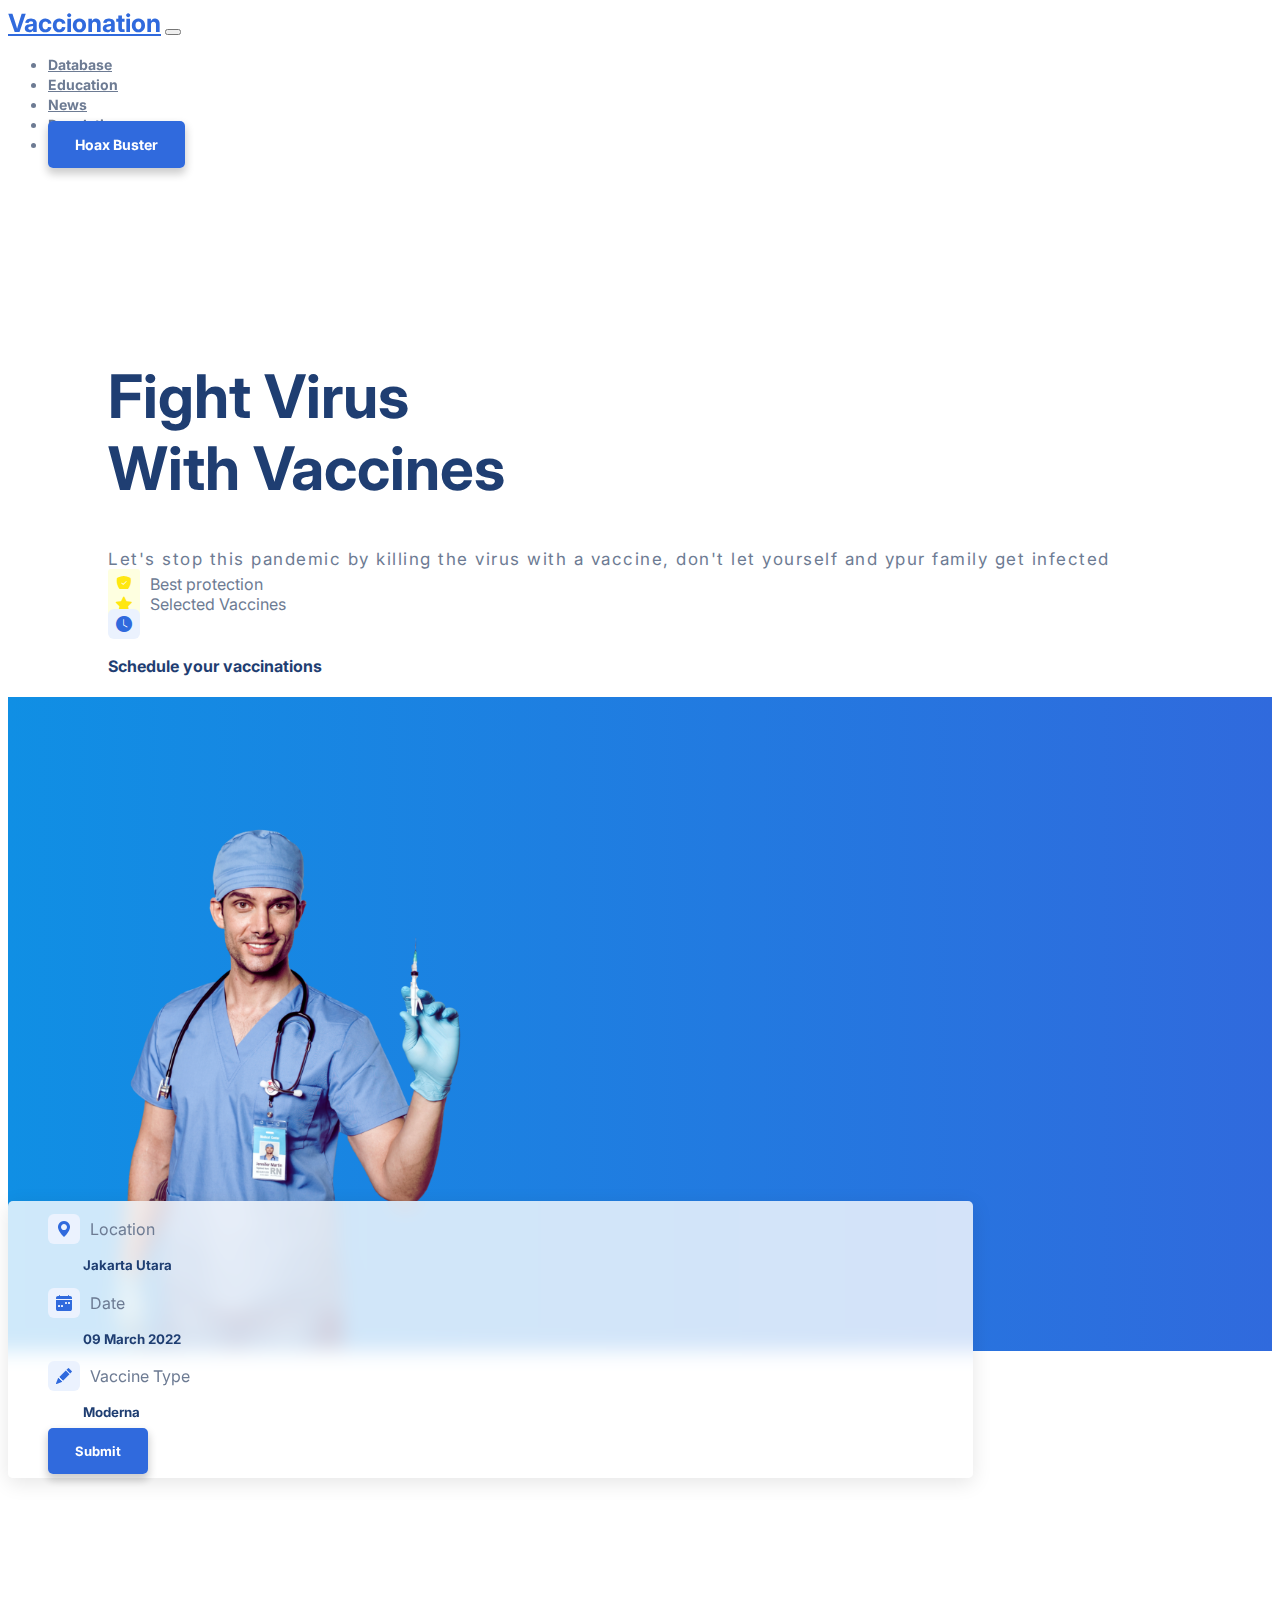
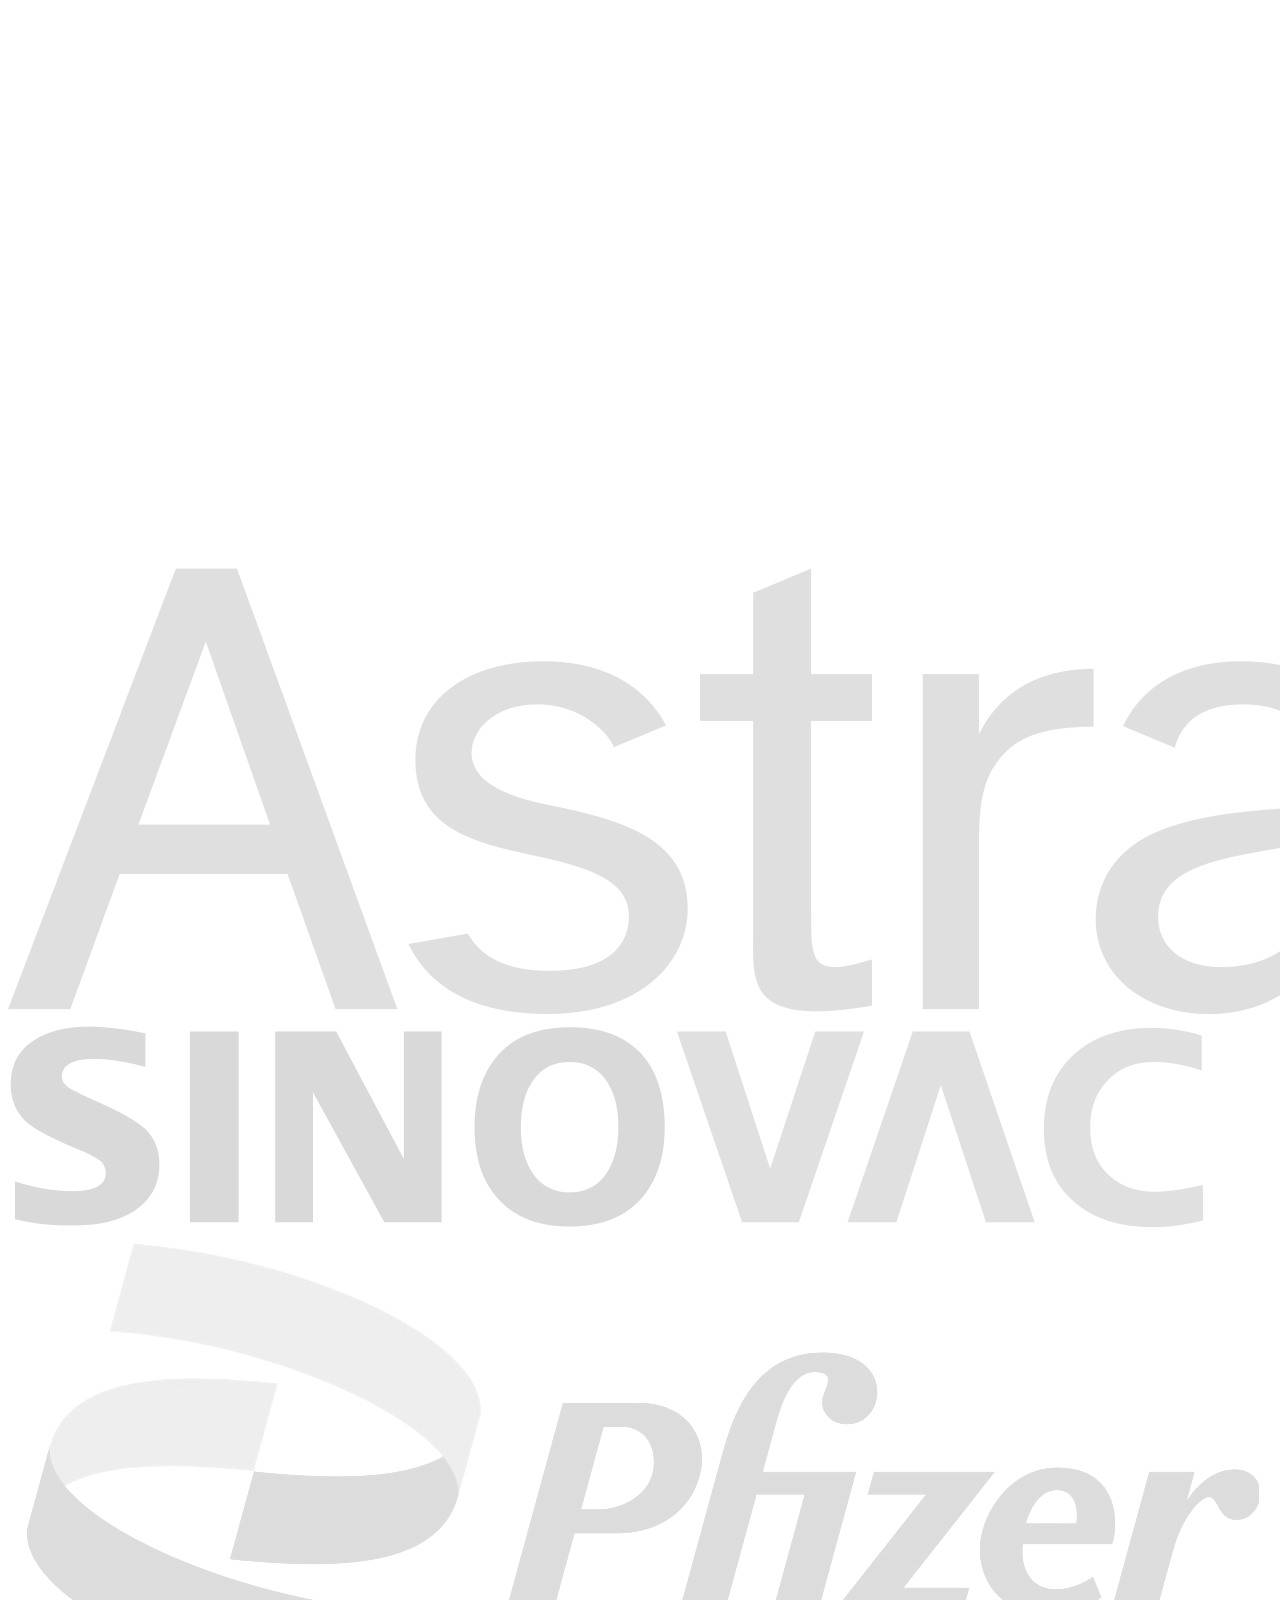
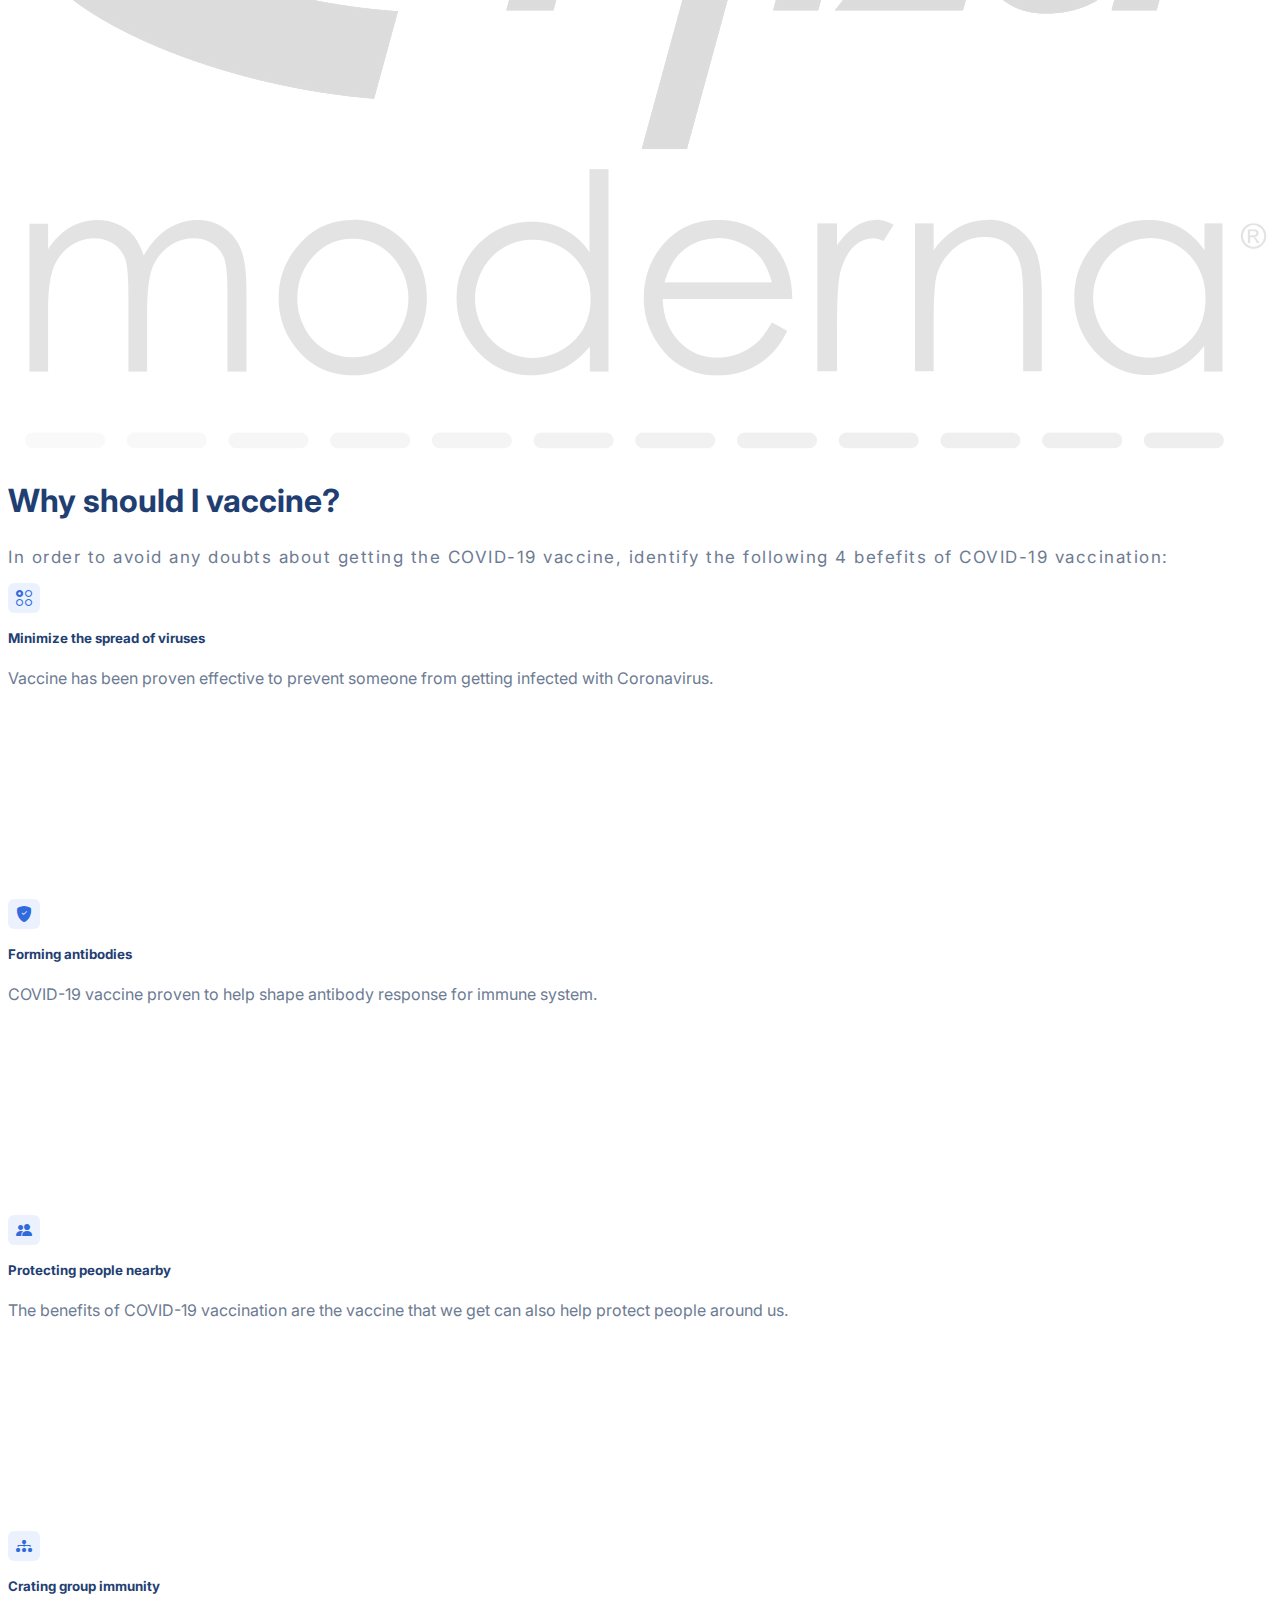
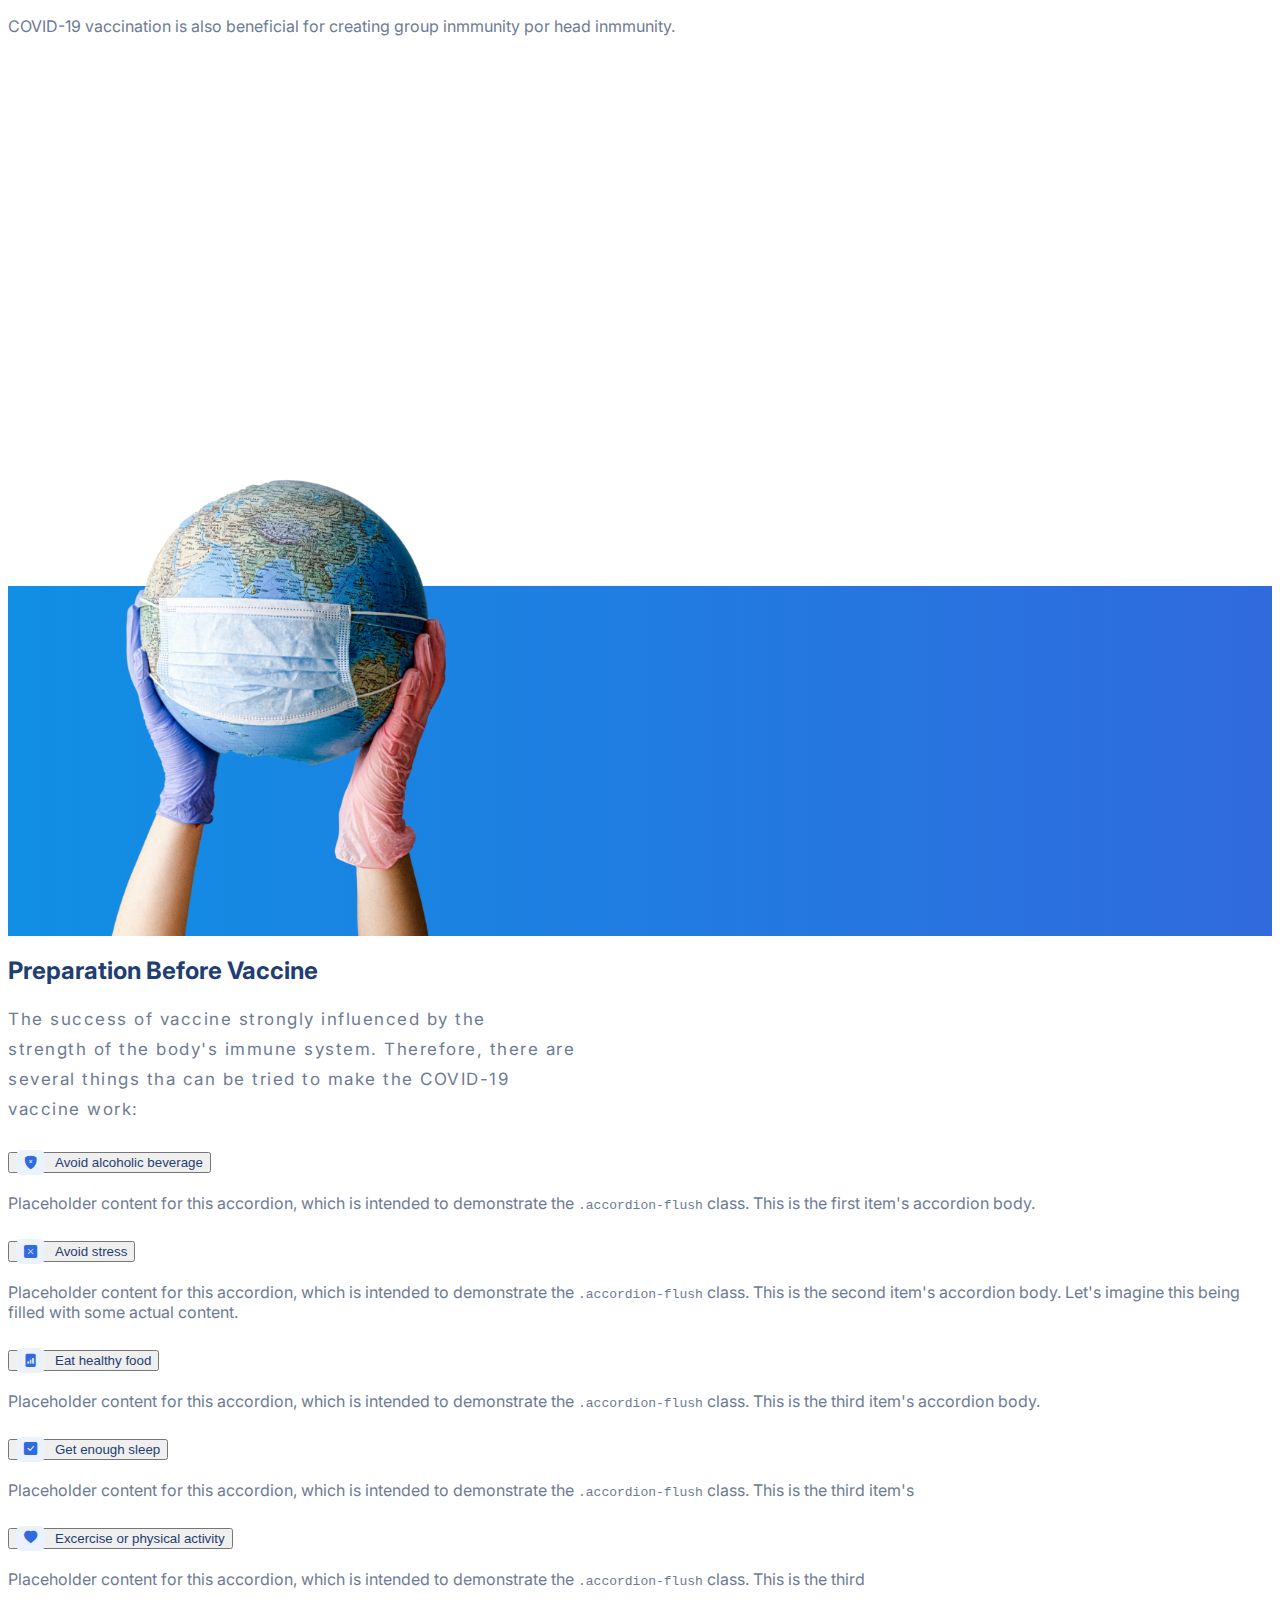
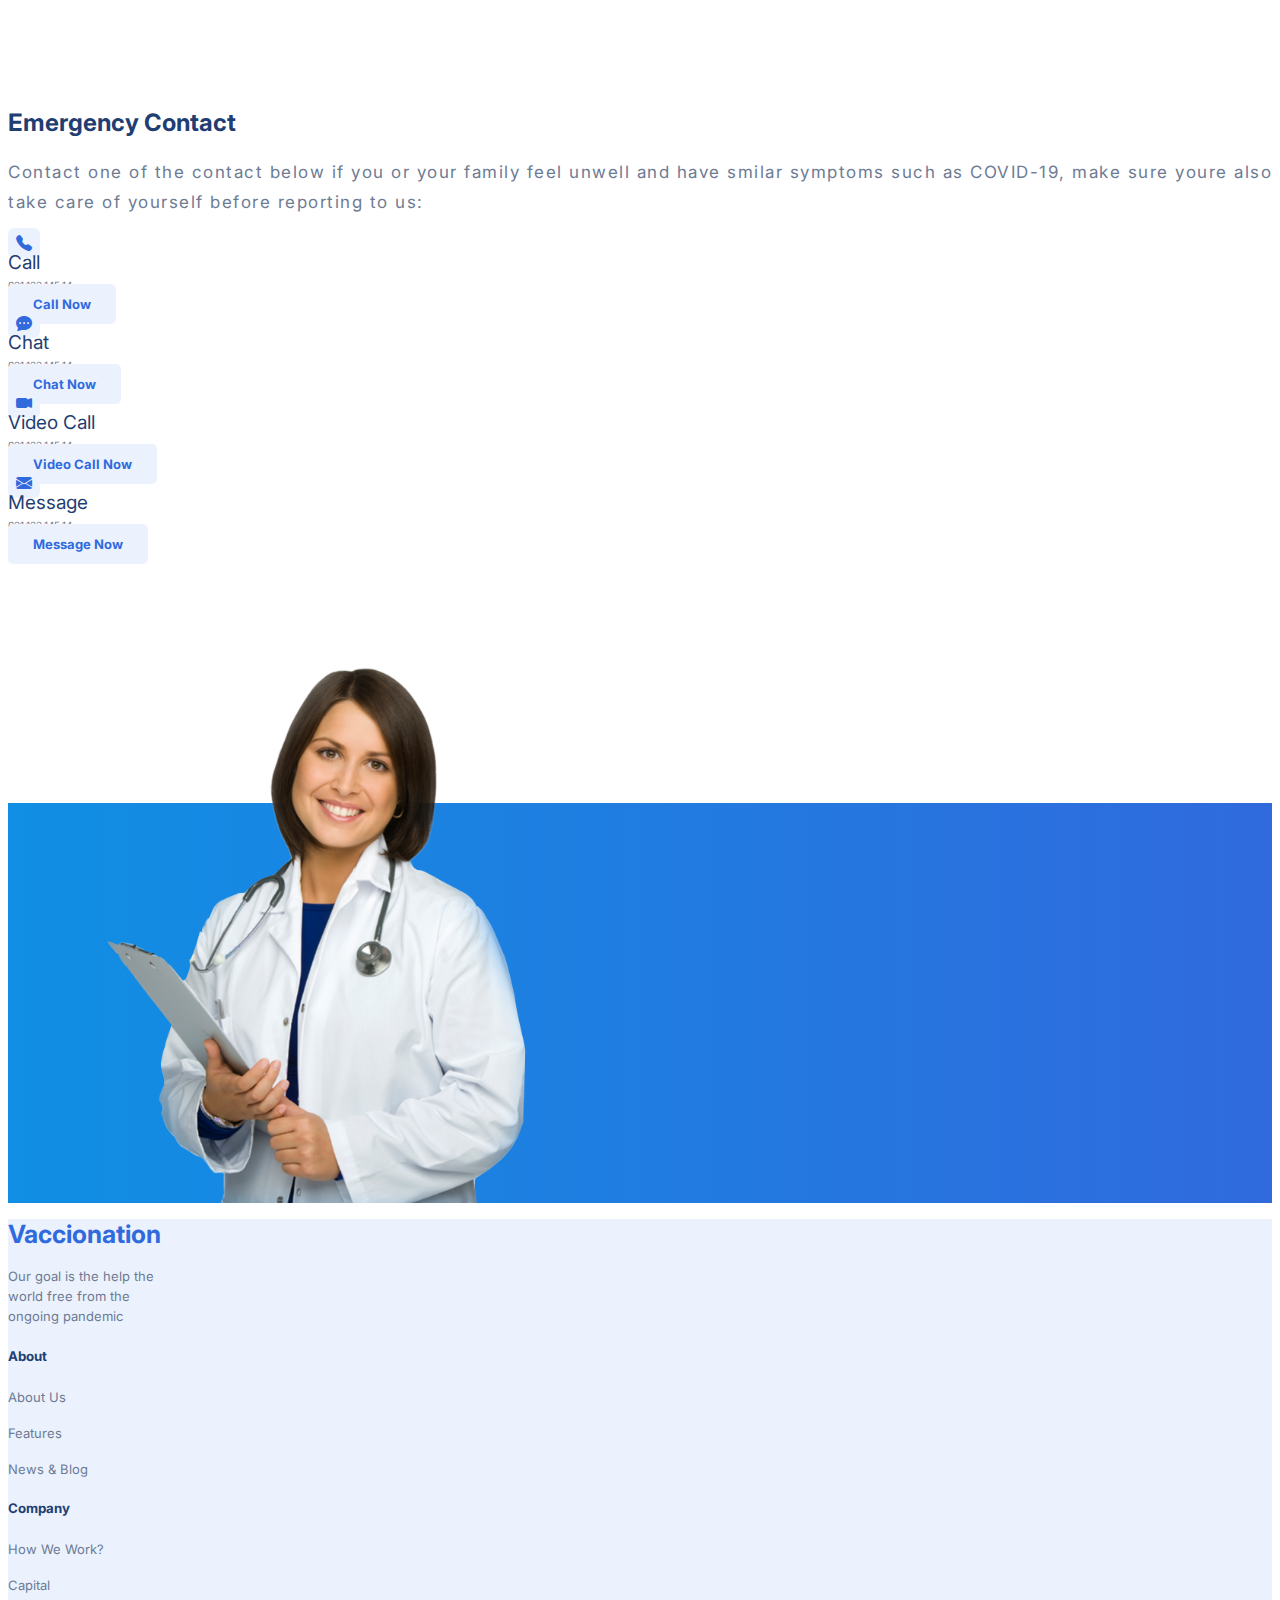
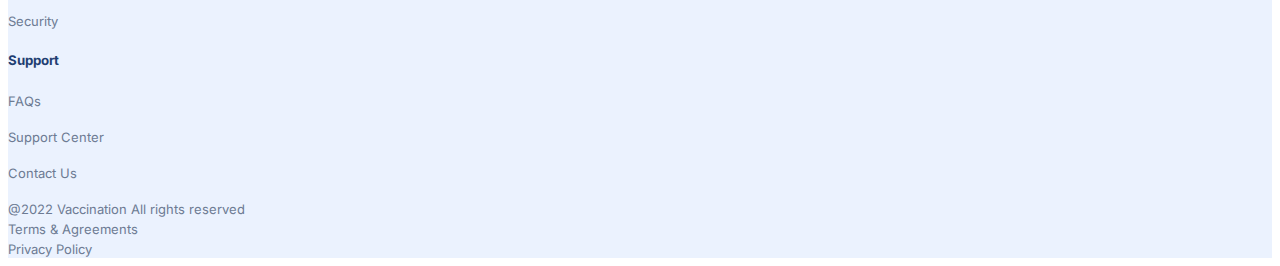
<file: practica-css/index.html>
<!doctype html>
<html lang="en">

<head>
    <!-- Required meta tags -->
    <meta charset="utf-8">
    <meta name="viewport" content="width=device-width, initial-scale=1">

    <!-- Bootstrap CSS -->
    <link href="https://cdn.jsdelivr.net/npm/bootstrap@5.1.3/dist/css/bootstrap.min.css" rel="stylesheet"
        integrity="sha384-1BmE4kWBq78iYhFldvKuhfTAU6auU8tT94WrHftjDbrCEXSU1oBoqyl2QvZ6jIW3" crossorigin="anonymous">
    <!-- Boostrap Icons -->
    <link rel="stylesheet" href="https://cdn.jsdelivr.net/npm/bootstrap-icons@1.8.1/font/bootstrap-icons.css">
    <!-- Google Fonts -->
    <link rel="preconnect" href="https://fonts.googleapis.com">
    <link rel="preconnect" href="https://fonts.gstatic.com" crossorigin>
    <link href="https://fonts.googleapis.com/css2?family=Inter:wght@100;200;300;400;700;800&display=swap"
        rel="stylesheet">
    <!-- Estilos  -->
    <link href="styles.css" rel="stylesheet">
    <title>Vacunas</title>
</head>

<body>
    <nav class="navbar navbar-expand-lg navbar-light fixed-top py-4">
        <div class="container">
            <a class="navbar-brand" href="#">Vaccionation</a>
            <button class="navbar-toggler" type="button" data-bs-toggle="collapse"
                data-bs-target="#navbarSupportedContent" aria-controls="navbarSupportedContent" aria-expanded="false"
                aria-label="Toggle navigation">
                <span class="navbar-toggler-icon"></span>
            </button>
            <div class="collapse navbar-collapse d-flex justify-content-end" id="navbarSupportedContent">
                <spa>
                    <ul class="navbar-nav me-auto mb-2 mb-lg-0">
                        <li class="nav-item">
                            <a class="nav-link pe-5" aria-current="page" href="#">Database</a>
                        </li>
                        <li class="nav-item">
                            <a class="nav-link pe-5" href="#">Education</a>
                        </li>
                        <li class="nav-item">
                            <a class="nav-link pe-5" href="#">News</a>
                        </li>
                        <li class="nav-item">
                            <a class="nav-link pe-5" href="#">Regulations</a>
                        </li>
                        <li class="nav-item">
                            <a class="my-btn" href="#">Hoax Buster</a>
                        </li>
                    </ul>
                </spa>
            </div>
        </div>
    </nav>
    <div id="seccion-1">
        <div class="row">
            <div class="col-lg-6">
                <div id="titulo">
                    <h1>Fight Virus<br> With Vaccines</h1>
                    <span id="cuerpo-texto">Let's stop this pandemic by killing the virus with a vaccine, don't let
                        yourself and ypur family
                        get infected</span>
                    <div class="row pt-3 pb-5">
                        <div class="col">
                            <div class="align-icons-2">
                                <i class="bi bi-shield-fill-check"></i><span>Best protection</span>
                            </div>
                        </div>
                        <div class="col">
                            <div class="align-icons-2">
                                <i class="bi bi-star-fill"></i><span>Selected Vaccines</span>
                            </div>
                        </div>
                    </div>
                    <div class="align-icons-1 align-middle">
                        <i class="bi bi-clock-fill shadow-sm"></i>
                        <h4 class="ms-1 d-none d-sm-inline">Schedule your vaccinations</h4>
                    </div>
                </div>
            </div>
            <div class="col-lg-6" id="imagen-1">
                <div class="text-center pt-5">
                    <img src="img/img-3.png" class="" height="550">
                </div>
            </div>
        </div>
        <div class="container">
            <div class="box">
                <div class="row justify-items-center">
                    <div class="col">
                        <div class="align-icons-1 pb-2">
                            <i class="bi bi-geo-alt-fill"></i><span>Location<br></span>
                        </div>
                        <h5>Jakarta Utara</h5>
                    </div>
                    <div class="col">
                        <div class="align-icons-1 pb-2">
                            <i class="bi bi-calendar-week-fill"></i><span>Date<br></span>
                        </div>
                        <h5>09 March 2022</h5>
                    </div>
                    <div class="col">
                        <div class="align-icons-1 pb-2">
                            <i class="bi bi-pencil-fill"></i><span>Vaccine Type<br></span>
                        </div>
                        <h5>Moderna</h5>
                    </div>
                    <div class="col my-auto text-end">
                        <a class="my-btn" href="#">Submit</a>
                    </div>
                </div>
            </div>
        </div>
    </div>
    <div id="seccion-2">
        <div class="container">
            <div class="row">
                <div class="col pb-3 px-5 m-auto"><img src="img/astrazeneca-logo.png" class="img-fluid"></div>
                <div class="col p-5 m-auto"><img src="img/sinovac-logo.png" class="img-fluid"></div>
                <div class="col p-5 m-auto"><img src="img/pfizer-logo.png" class="img-fluid"></div>
                <div class="col p-5 m-auto"><img src="img/moderna-logo.png" class="img-fluid"></div>
            </div>
            <div class="row py-5">
                <div class="col py-5">
                    <div class="titulo">
                        <h1 class="pb-2">Why should I vaccine?</h1>
                        <span id="cuerpo-texto">In order to avoid any doubts about getting the COVID-19 vaccine,
                            identify the following 4 befefits of COVID-19 vaccination:
                        </span>
                    </div>
                </div>
                <div class="col"></div>
            </div>
            <div class="row">
                <div class="col">
                    <div class="benefits-box py-4 px-4 shadow-sm mb-5">
                        <p class="align-icons-1 py-2"><i class="fs-3 bi-ui-radios-grid px-3 py-2"></i></p>
                        <h5 class="pb-2">Minimize the spread of viruses</h5>
                        <span>
                            Vaccine has been proven effective to prevent someone from getting infected with Coronavirus.
                        </span>
                    </div>
                </div>
                <div class="col">
                    <div class="benefits-box py-4 px-4 shadow-sm mb-5">
                        <p class="align-icons-1 py-2"><i class="fs-3 bi-shield-fill-check px-3 py-2"></i></p>
                        <h5 class="pb-2">Forming antibodies</h5>
                        <span>COVID-19 vaccine proven to help shape antibody response for immune system.</span>
                    </div>
                </div>
                <div class="col">
                    <div class="benefits-box py-4 px-4 shadow-sm mb-5">
                        <p class="align-icons-1 py-2"><i class="fs-3 bi-people-fill px-3 py-2"></i></p>
                        <h5 class="pb-2">Protecting people nearby</h5>
                        <span>The benefits of COVID-19 vaccination are the vaccine that we get can also help protect
                            people around us.</span>
                    </div>
                </div>
                <div class="col">
                    <div class="benefits-box py-4 px-4 shadow-sm mb-5">
                        <p class="align-icons-1 py-2"><i class="fs-3 bi-diagram-3-fill px-3 py-2"></i></p>
                        <h5 class="pb-2">Crating group immunity</h5>
                        <span>COVID-19 vaccination is also beneficial for creating group inmmunity por head
                            inmmunity.</span>
                    </div>
                </div>
            </div>
        </div>
    </div>
    <div id="seccion-3">
        <div class="row pb-5">
            <div class="col-lg-6 px-0">
                <div class="text-center" id="imagen-2">
                    <div class="bg-white-1"></div>
                    <img src="img/img-1.png" class="" height="550">
                </div>
            </div>
            <div class="col-lg-6">
                <div class="container">
                    <h2 class="pb-2">Preparation Before Vaccine</h2>
                    <p class="pb-3">
                        <span id="cuerpo-texto">
                            The success of vaccine strongly influenced by the <br> strength of
                            the body's immune system. Therefore, there are<br> several things
                            tha can be tried to make the COVID-19<br> vaccine work:
                        </span>
                    </p>
                    <div class="px-5">
                        <div class="accordion accordion-flush" id="accordionFlushExample">
                            <div class="accordion-item">
                                <h2 class="accordion-header" id="flush-headingOne">
                                    <button class="accordion-button collapsed" type="button" data-bs-toggle="collapse"
                                        data-bs-target="#flush-collapseOne" aria-expanded="false"
                                        aria-controls="flush-collapseOne">
                                        <div class="align-icons-1">
                                            <i class="bi bi-shield-fill-x me-4"></i><span class="accordion-title">Avoid
                                                alcoholic beverage</span>
                                        </div>
                                    </button>
                                </h2>
                                <div id="flush-collapseOne" class="accordion-collapse collapse"
                                    aria-labelledby="flush-headingOne" data-bs-parent="#accordionFlushExample">
                                    <div class="accordion-body">Placeholder content for this accordion, which is
                                        intended to
                                        demonstrate the <code>.accordion-flush</code> class. This is the first item's
                                        accordion body.</div>
                                </div>
                            </div>
                            <div class="accordion-item">
                                <h2 class="accordion-header" id="flush-headingTwo">
                                    <button class="accordion-button collapsed" type="button" data-bs-toggle="collapse"
                                        data-bs-target="#flush-collapseTwo" aria-expanded="false"
                                        aria-controls="flush-collapseTwo">
                                        <div class="align-icons-1">
                                            <i class="bi bi-x-square-fill me-4"></i><span class="accordion-title">Avoid
                                                stress</span>
                                        </div>
                                    </button>
                                </h2>
                                <div id="flush-collapseTwo" class="accordion-collapse collapse"
                                    aria-labelledby="flush-headingTwo" data-bs-parent="#accordionFlushExample">
                                    <div class="accordion-body">Placeholder content for this accordion, which is
                                        intended to
                                        demonstrate the <code>.accordion-flush</code> class. This is the second item's
                                        accordion body. Let's imagine this being filled with some actual content.</div>
                                </div>
                            </div>
                            <div class="accordion-item">
                                <h2 class="accordion-header" id="flush-headingThree">
                                    <button class="accordion-button collapsed" type="button" data-bs-toggle="collapse"
                                        data-bs-target="#flush-collapseThree" aria-expanded="false"
                                        aria-controls="flush-collapseThree">
                                        <div class="align-icons-1">
                                            <i class="bi bi-file-bar-graph-fill me-4"></i><span
                                                class="accordion-title">Eat healthy food</span>
                                        </div>
                                    </button>
                                </h2>
                                <div id="flush-collapseThree" class="accordion-collapse collapse"
                                    aria-labelledby="flush-headingThree" data-bs-parent="#accordionFlushExample">
                                    <div class="accordion-body">Placeholder content for this accordion, which is
                                        intended to
                                        demonstrate the <code>.accordion-flush</code> class. This is the third item's
                                        accordion body.
                                    </div>
                                </div>
                            </div>
                            <div class="accordion-item">
                                <h2 class="accordion-header" id="flush-headingFour">
                                    <button class="accordion-button collapsed" type="button" data-bs-toggle="collapse"
                                        data-bs-target="#flush-collapseFour" aria-expanded="false"
                                        aria-controls="flush-collapseFour">
                                        <div class="align-icons-1">
                                            <i class="bi bi-check-square-fill me-4"></i><span
                                                class="accordion-title">Get
                                                enough sleep</span>
                                        </div>
                                    </button>
                                </h2>
                                <div id="flush-collapseFour" class="accordion-collapse collapse"
                                    aria-labelledby="flush-headingFour" data-bs-parent="#accordionFlushExample">
                                    <div class="accordion-body">Placeholder content for this accordion, which is
                                        intended to
                                        demonstrate the <code>.accordion-flush</code> class. This is the third
                                        item's
                                    </div>
                                </div>
                            </div>
                            <div class="accordion-item">
                                <h2 class="accordion-header" id="flush-headingFive">
                                    <button class="accordion-button collapsed" type="button" data-bs-toggle="collapse"
                                        data-bs-target="#flush-collapseFive" aria-expanded="false"
                                        aria-controls="flush-collapseFive">
                                        <div class="align-icons-1">
                                            <i class="bi bi-heart-fill me-4"></i><span class="accordion-title">Excercise
                                                or physical activity</span>
                                        </div>
                                    </button>
                                </h2>
                                <div id="flush-collapseFive" class="accordion-collapse collapse"
                                    aria-labelledby="flush-headingFive" data-bs-parent="#accordionFlushExample">
                                    <div class="accordion-body">Placeholder content for this accordion, which is
                                        intended to
                                        demonstrate the <code>.accordion-flush</code> class. This is the third
                                    </div>
                                </div>
                            </div>
                        </div>
                    </div>
                </div>
            </div>
        </div>
    </div>
    <div id="seccion-4">
        <div class="row pb-5">
            <div class="col-lg-6">
                <div class="container px-5">
                    <div class="px-5">
                        <h2 class="pb-2">Emergency Contact</h2>
                        <p class="pb-3">
                            <span id="cuerpo-texto">
                                Contact one of the contact below if you or your family feel
                                unwell and have smilar symptoms such as COVID-19, make
                                sure youre also take care of yourself before reporting to us:
                            </span>
                        </p>
                        <div class="row pb-4">
                            <div class="col-lg-6">
                                <div class="box-contact shadow-sm px-4 py-5">
                                    <div class="align-icons-1">
                                        <div class="row">
                                            <div class="col-5">
                                                <i class="fs-3 bi-telephone-fill px-3 py-2"></i>
                                            </div>
                                            <div class="col-7">
                                                <span class="contact">Call</span><br>
                                                <small>021.123.145.14</small>
                                            </div>
                                        </div>
                                    </div>
                                    <div class="row mt-4 mx-auto">
                                        <a class="my-btn-contact" href="#"><span>Call Now</span></a>
                                    </div>
                                </div>
                            </div>
                            <div class="col-lg-6">
                                <div class="box-contact shadow-sm px-4 py-5">
                                    <div class="align-icons-1">
                                        <div class="row">
                                            <div class="col-5">
                                                <i class="fs-3 bi-chat-dots-fill px-3 py-2"></i>
                                            </div>
                                            <div class="col-7">
                                                <span class="contact">Chat</span><br>
                                                <small>021.123.145.14</small>
                                            </div>
                                        </div>
                                    </div>
                                    <div class="row mt-4 mx-auto">
                                        <a class="my-btn-contact" href="#"><span>Chat Now</span></a>
                                    </div>
                                </div>
                            </div>
                        </div>
                        <div class="row pb-5">
                            <div class="col-lg-6">
                                <div class="box-contact shadow-sm px-4 py-5">
                                    <div class="align-icons-1">
                                        <div class="row">
                                            <div class="col-5">
                                                <i class="fs-3 bi-camera-video-fill px-3 py-2"></i>
                                            </div>
                                            <div class="col-7">
                                                <span class="contact">Video Call</span><br>
                                                <small>021.123.145.14</small>
                                            </div>
                                        </div>
                                    </div>
                                    <div class="row mt-4 mx-auto">
                                        <a class="my-btn-contact" href="#"><span>Video Call Now</span></a>
                                    </div>
                                </div>
                            </div>
                            <div class="col-lg-6">
                                <div class="box-contact shadow-sm px-4 py-5">
                                    <div class="align-icons-1">
                                        <div class="row">
                                            <div class="col-5">
                                                <i class="fs-3 bi-envelope-fill px-3 py-2"></i>
                                            </div>
                                            <div class="col-7">
                                                <span class="contact">Message</span><br>
                                                <small>021.123.145.14</small>
                                            </div>
                                        </div>
                                    </div>
                                    <div class="row mt-4 mx-auto">
                                        <a class="my-btn-contact" href="#"><span>Message Now</span></a>
                                    </div>
                                </div>
                            </div>
                        </div>
                    </div>
                </div>
            </div>
            <div class="col-lg-6 px-0">
                <div class="text-center" id="imagen-3">
                    <div class="bg-white-1"></div>
                    <img src="img/img-2.png" class="" height="650">
                </div>
            </div>
        </div>
    </div>
    <footer>
        <div class="container pt-5 pb-3">
            <div class="row">
                <div class="col-lg-6">
                    <p><a class="navbar-brand" href="#">Vaccionation</a></p>
                    <span>
                        Our goal is the help the<br> world free from the<br> ongoing pandemic
                    </span>
                </div>
                <div class="col-lg-2">
                    <h5 class="pb-3">About</h5>
                    <p><a href="#">About Us</a></p>
                    <p><a href="#">Features</a></p>
                    <p><a href="#">News & Blog</a></p>
                </div>
                <div class="col-lg-2">
                    <h5 class="pb-3">Company</h5>
                    <p><a href="#">How We Work?</a></p>
                    <p><a href="#">Capital</a></p>
                    <p><a href="#">Security</a></p>
                </div>
                <div class="col-lg-2">
                    <h5 class="pb-3">Support</h5>
                    <p><a href="#">FAQs</a></p>
                    <p><a href="#">Support Center</a></p>
                    <p><a href="#">Contact Us</a></p>
                </div>
            </div>
            <div class="row pt-5">
                <div class="col-lg-8">
                    <span>
                        @2022 Vaccination All rights reserved
                    </span>
                </div>
                <div class="col-lg-2">
                    <a href="#">
                        Terms & Agreements
                    </a>
                </div>
                <div class="col-lg-2">
                    <a href="#">
                        Privacy Policy
                    </a>
                </div>
            </div>
        </div>
    </footer>
    <!-- Option 1: Bootstrap Bundle with Popper -->
    <script src="https://cdn.jsdelivr.net/npm/bootstrap@5.1.3/dist/js/bootstrap.bundle.min.js"
        integrity="sha384-ka7Sk0Gln4gmtz2MlQnikT1wXgYsOg+OMhuP+IlRH9sENBO0LRn5q+8nbTov4+1p" crossorigin="anonymous">
    </script>
</body>

</html>
</file>
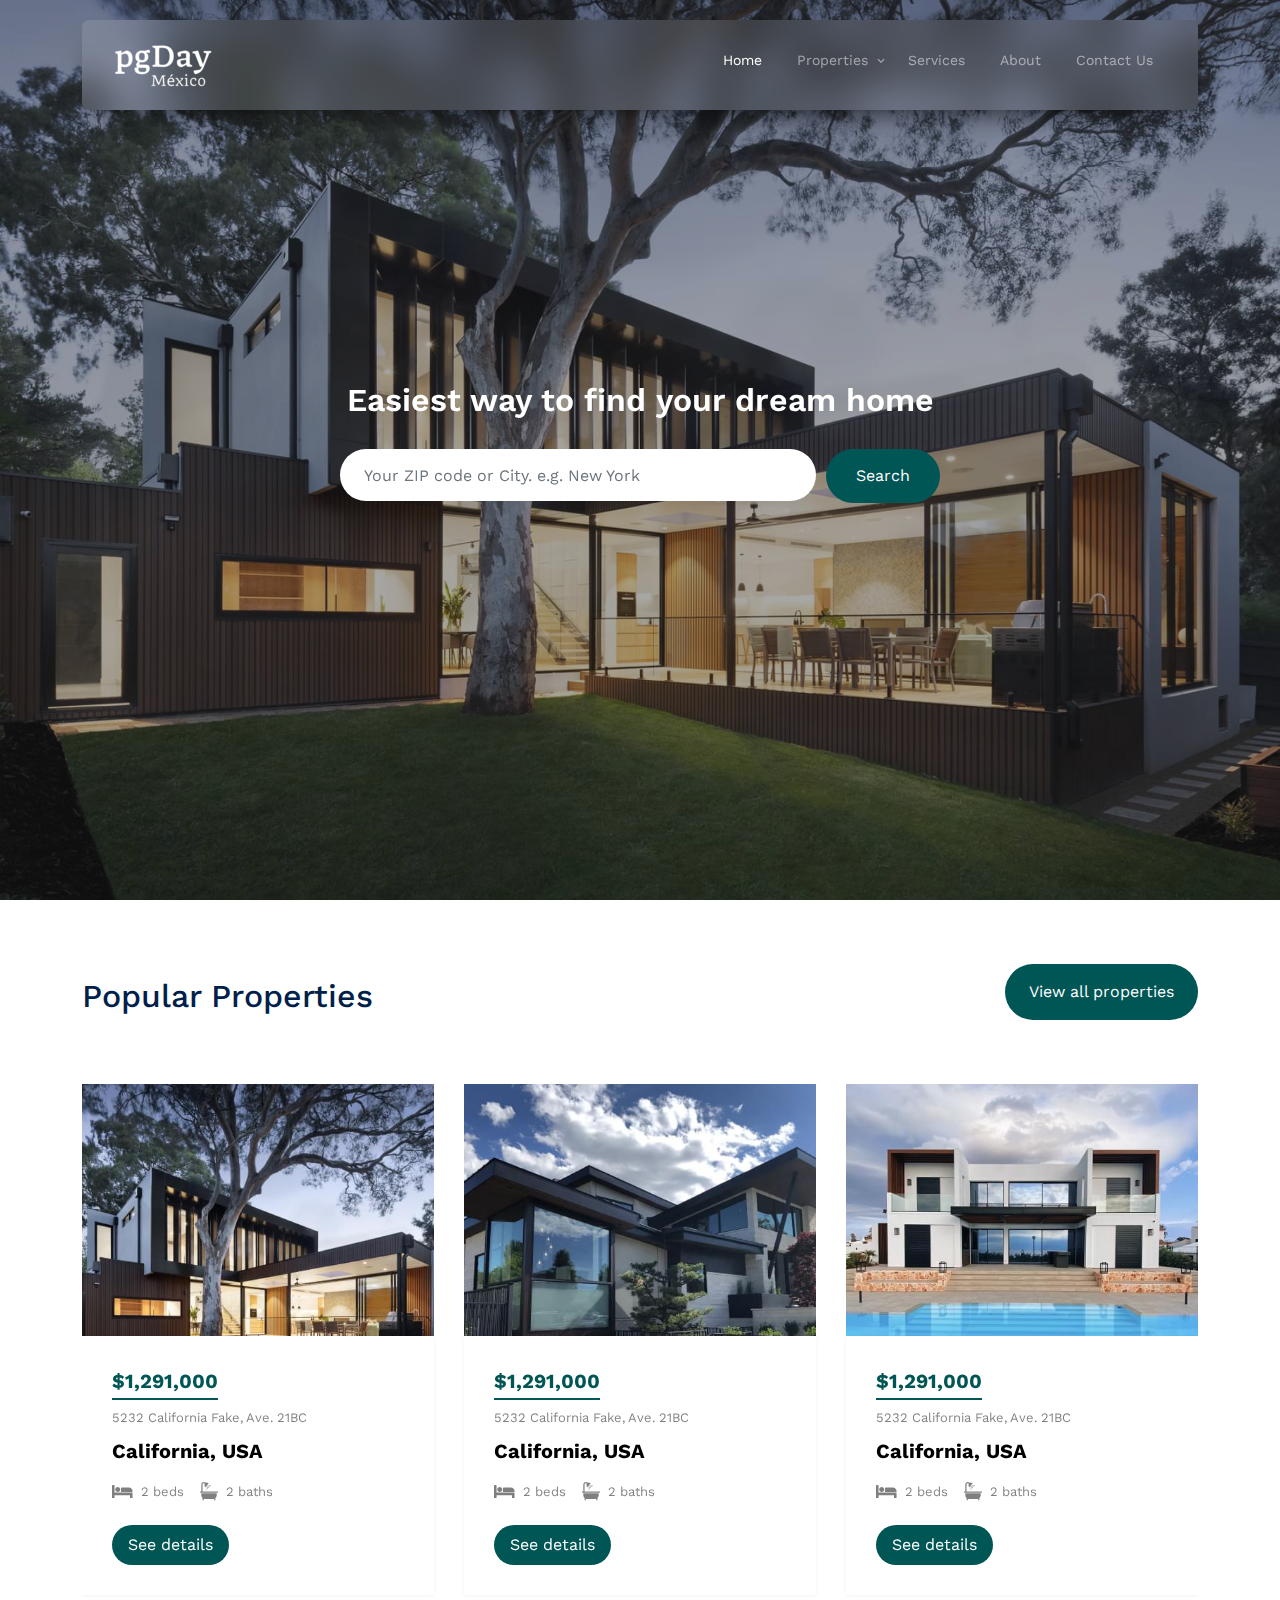
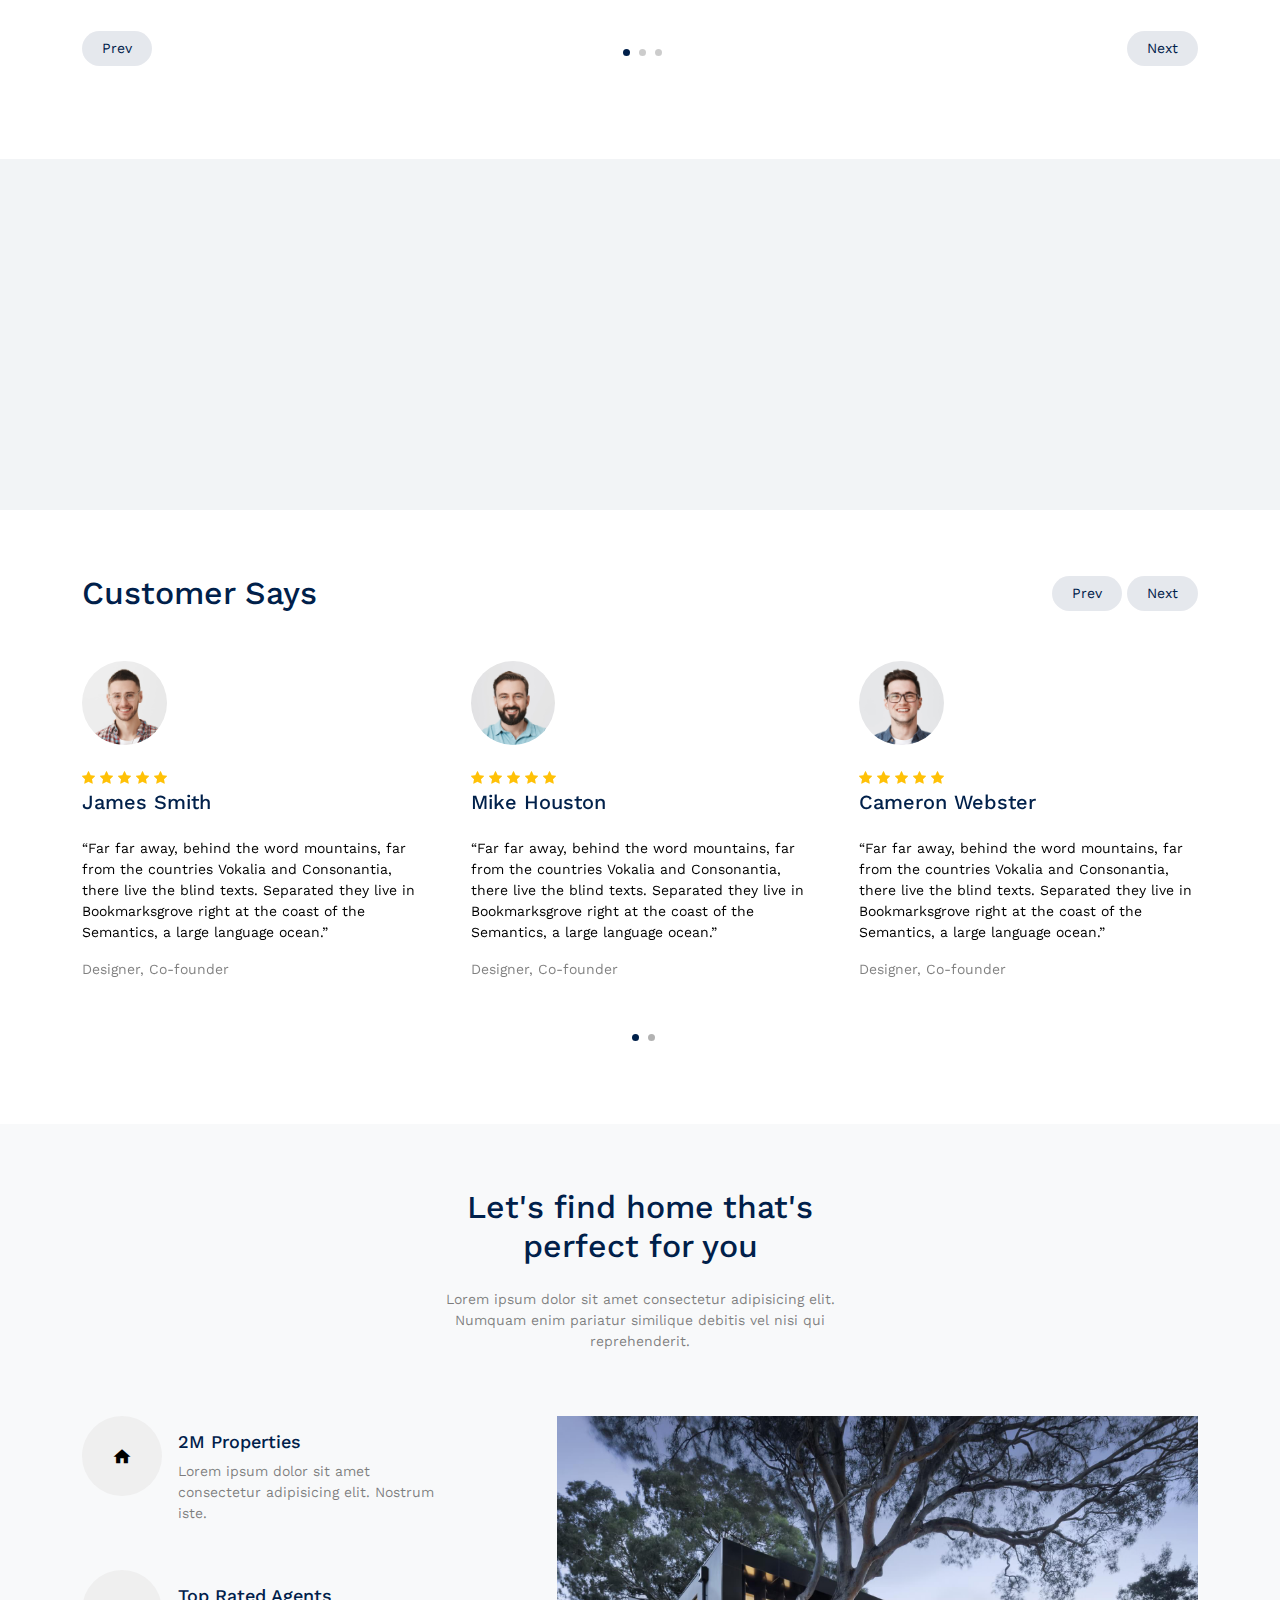
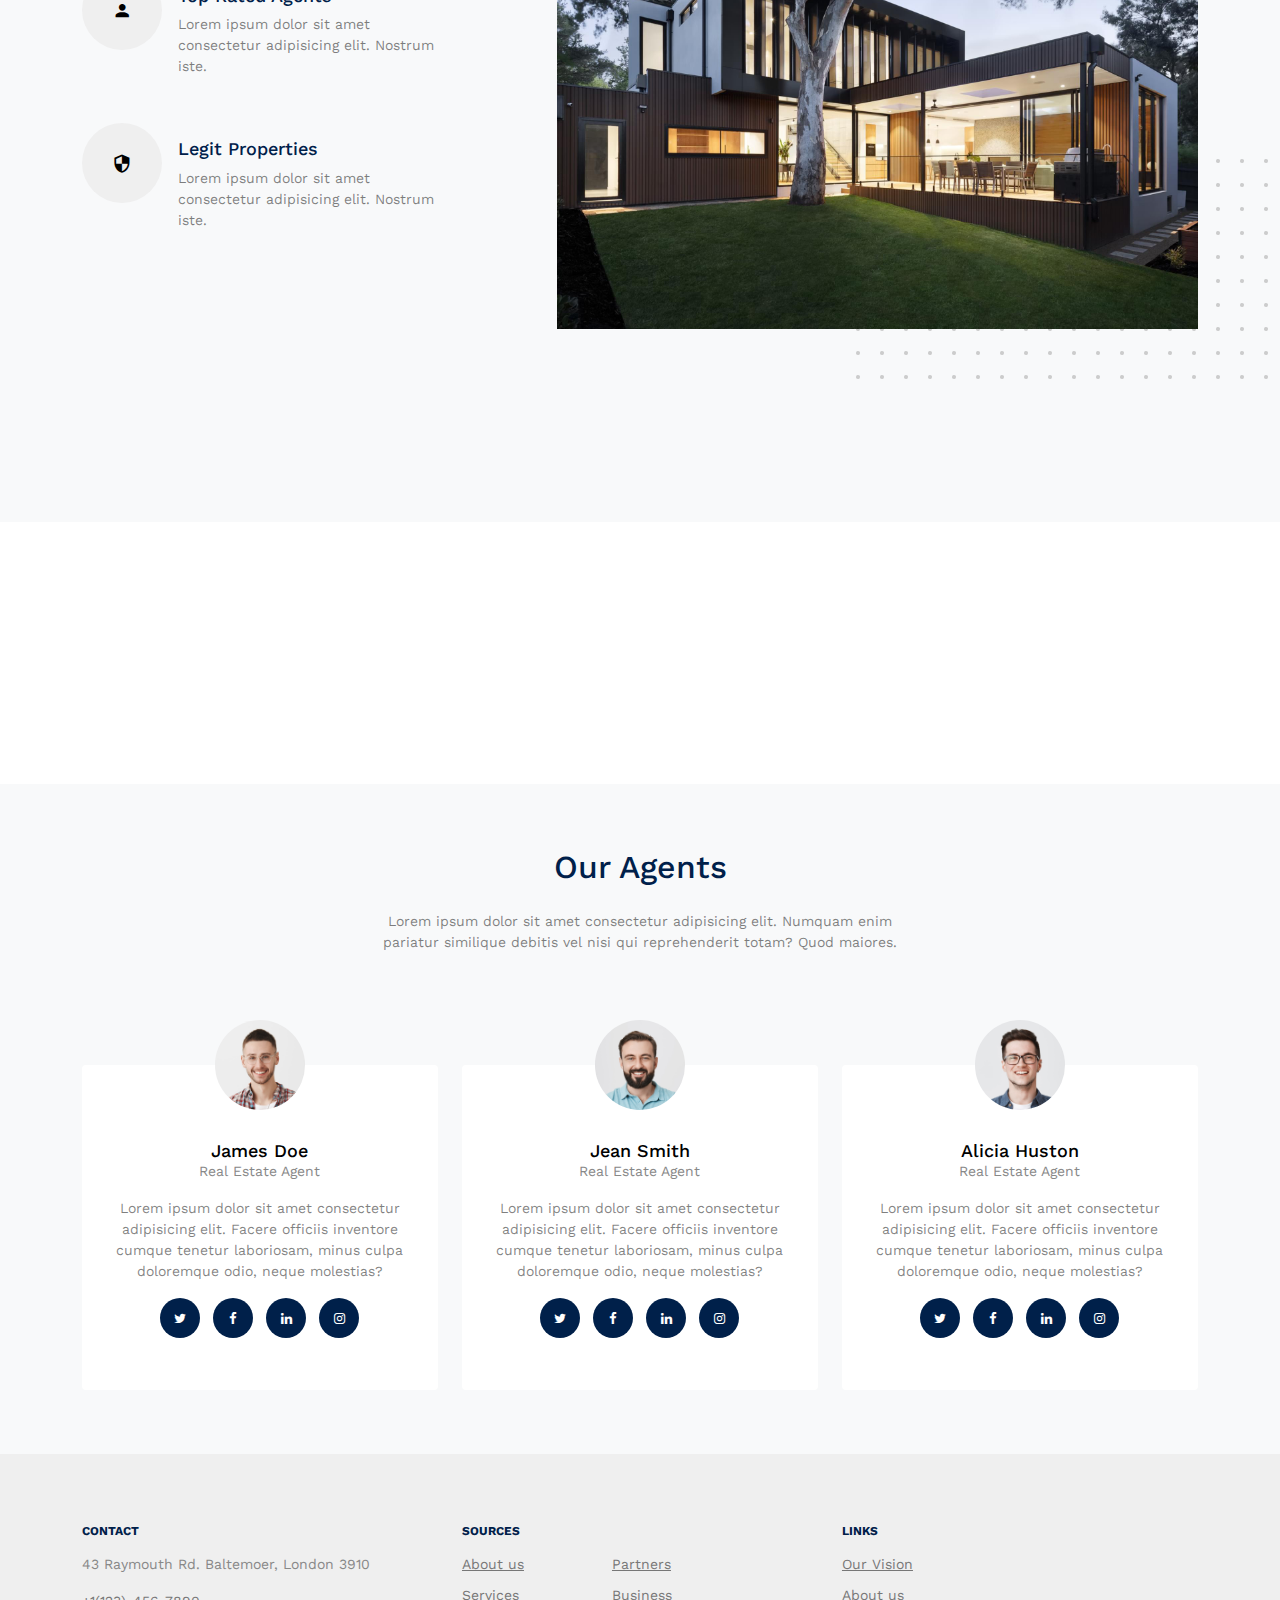
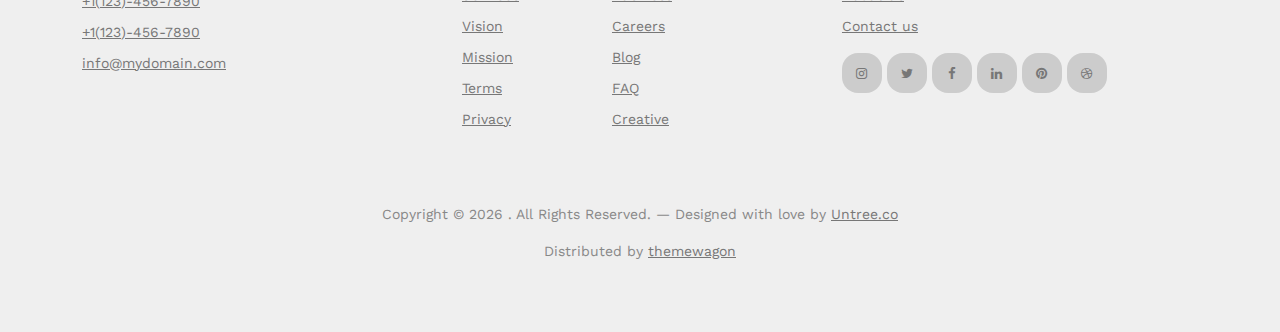
<file: property-1.0.0/index.html>
<!-- /*
* Template Name: Property
* Template Author: Untree.co
* Template URI: https://untree.co/
* License: https://creativecommons.org/licenses/by/3.0/
*/ -->
<!DOCTYPE html>
<html lang="en">

<head>
  <meta charset="utf-8" />
  <meta name="viewport" content="width=device-width, initial-scale=1" />
  <meta name="author" content="Untree.co" />
  <link rel="shortcut icon" href="favicon.png" />

  <meta name="description" content="" />
  <meta name="keywords" content="bootstrap, bootstrap5" />

  <link rel="preconnect" href="https://fonts.googleapis.com" />
  <link rel="preconnect" href="https://fonts.gstatic.com" crossorigin />
  <link href="https://fonts.googleapis.com/css2?family=Work+Sans:wght@400;500;600;700&display=swap" rel="stylesheet" />

  <link rel="stylesheet" href="fonts/icomoon/style.css" />
  <link rel="stylesheet" href="fonts/flaticon/font/flaticon.css" />

  <link rel="stylesheet" href="css/tiny-slider.css" />
  <link rel="stylesheet" href="css/aos.css" />
  <link rel="stylesheet" href="css/style.css" />

  <title>
    Property &mdash; Free Bootstrap 5 Website Template by Untree.co
  </title>
</head>

<body>
  <div class="site-mobile-menu site-navbar-target">
    <div class="site-mobile-menu-header">
      <div class="site-mobile-menu-close">
        <span class="icofont-close js-menu-toggle"></span>
      </div>
    </div>
    <div class="site-mobile-menu-body"></div>
  </div>

  <nav class="site-nav">
    <div class="container">
      <div class="menu-bg-wrap">
        <div class="site-navigation">
          <a href="index.html" class="logo m-0 float-start">
            <img src="images/pgDay-short-white-q.png" alt="">
          </a>
          <ul class="js-clone-nav d-none d-lg-inline-block text-start site-menu float-end">
            <li class="active"><a href="index.html">Home</a></li>
            <li class="has-children">
              <a href="properties.html">Properties</a>
              <ul class="dropdown">
                <li><a href="#">Buy Property</a></li>
                <li><a href="#">Sell Property</a></li>
                <li class="has-children">
                  <a href="#">Dropdown</a>
                  <ul class="dropdown">
                    <li><a href="#">Sub Menu One</a></li>
                    <li><a href="#">Sub Menu Two</a></li>
                    <li><a href="#">Sub Menu Three</a></li>
                  </ul>
                </li>
              </ul>
            </li>
            <li><a href="services.html">Services</a></li>
            <li><a href="about.html">About</a></li>
            <li><a href="contact.html">Contact Us</a></li>
          </ul>

          <a href="#"
            class="burger light me-auto float-end mt-1 site-menu-toggle js-menu-toggle d-inline-block d-lg-none"
            data-toggle="collapse" data-target="#main-navbar">
            <span></span>
          </a>
        </div>
      </div>
    </div>
  </nav>

  <div class="hero">
    <div class="hero-slide">
      <div class="img overlay" style="background-image: url('images/hero_bg_3.jpg')"></div>
      <div class="img overlay" style="background-image: url('images/hero_bg_2.jpg')"></div>
      <div class="img overlay" style="background-image: url('images/hero_bg_1.jpg')"></div>
    </div>

    <div class="container">
      <div class="row justify-content-center align-items-center">
        <div class="col-lg-9 text-center">
          <h1 class="heading" data-aos="fade-up">
            Easiest way to find your dream home
          </h1>
          <form action="#" class="narrow-w form-search d-flex align-items-stretch mb-3" data-aos="fade-up"
            data-aos-delay="200">
            <input type="text" class="form-control px-4" placeholder="Your ZIP code or City. e.g. New York" />
            <button type="submit" class="btn btn-primary">Search</button>
          </form>
        </div>
      </div>
    </div>
  </div>

  <div class="section">
    <div class="container">
      <div class="row mb-5 align-items-center">
        <div class="col-lg-6">
          <h2 class="font-weight-bold text-primary heading">
            Popular Properties
          </h2>
        </div>
        <div class="col-lg-6 text-lg-end">
          <p>
            <a href="#" target="_blank" class="btn btn-primary text-white py-3 px-4">View all properties</a>
          </p>
        </div>
      </div>
      <div class="row">
        <div class="col-12">
          <div class="property-slider-wrap">
            <div class="property-slider">
              <div class="property-item">
                <a href="property-single.html" class="img">
                  <img src="images/img_1.jpg" alt="Image" class="img-fluid" />
                </a>

                <div class="property-content">
                  <div class="price mb-2"><span>$1,291,000</span></div>
                  <div>
                    <span class="d-block mb-2 text-black-50">5232 California Fake, Ave. 21BC</span>
                    <span class="city d-block mb-3">California, USA</span>

                    <div class="specs d-flex mb-4">
                      <span class="d-block d-flex align-items-center me-3">
                        <span class="icon-bed me-2"></span>
                        <span class="caption">2 beds</span>
                      </span>
                      <span class="d-block d-flex align-items-center">
                        <span class="icon-bath me-2"></span>
                        <span class="caption">2 baths</span>
                      </span>
                    </div>

                    <a href="property-single.html" class="btn btn-primary py-2 px-3">See details</a>
                  </div>
                </div>
              </div>
              <!-- .item -->

              <div class="property-item">
                <a href="property-single.html" class="img">
                  <img src="images/img_2.jpg" alt="Image" class="img-fluid" />
                </a>

                <div class="property-content">
                  <div class="price mb-2"><span>$1,291,000</span></div>
                  <div>
                    <span class="d-block mb-2 text-black-50">5232 California Fake, Ave. 21BC</span>
                    <span class="city d-block mb-3">California, USA</span>

                    <div class="specs d-flex mb-4">
                      <span class="d-block d-flex align-items-center me-3">
                        <span class="icon-bed me-2"></span>
                        <span class="caption">2 beds</span>
                      </span>
                      <span class="d-block d-flex align-items-center">
                        <span class="icon-bath me-2"></span>
                        <span class="caption">2 baths</span>
                      </span>
                    </div>

                    <a href="property-single.html" class="btn btn-primary py-2 px-3">See details</a>
                  </div>
                </div>
              </div>
              <!-- .item -->

              <div class="property-item">
                <a href="property-single.html" class="img">
                  <img src="images/img_3.jpg" alt="Image" class="img-fluid" />
                </a>

                <div class="property-content">
                  <div class="price mb-2"><span>$1,291,000</span></div>
                  <div>
                    <span class="d-block mb-2 text-black-50">5232 California Fake, Ave. 21BC</span>
                    <span class="city d-block mb-3">California, USA</span>

                    <div class="specs d-flex mb-4">
                      <span class="d-block d-flex align-items-center me-3">
                        <span class="icon-bed me-2"></span>
                        <span class="caption">2 beds</span>
                      </span>
                      <span class="d-block d-flex align-items-center">
                        <span class="icon-bath me-2"></span>
                        <span class="caption">2 baths</span>
                      </span>
                    </div>

                    <a href="property-single.html" class="btn btn-primary py-2 px-3">See details</a>
                  </div>
                </div>
              </div>
              <!-- .item -->

              <div class="property-item">
                <a href="property-single.html" class="img">
                  <img src="images/img_4.jpg" alt="Image" class="img-fluid" />
                </a>

                <div class="property-content">
                  <div class="price mb-2"><span>$1,291,000</span></div>
                  <div>
                    <span class="d-block mb-2 text-black-50">5232 California Fake, Ave. 21BC</span>
                    <span class="city d-block mb-3">California, USA</span>

                    <div class="specs d-flex mb-4">
                      <span class="d-block d-flex align-items-center me-3">
                        <span class="icon-bed me-2"></span>
                        <span class="caption">2 beds</span>
                      </span>
                      <span class="d-block d-flex align-items-center">
                        <span class="icon-bath me-2"></span>
                        <span class="caption">2 baths</span>
                      </span>
                    </div>

                    <a href="property-single.html" class="btn btn-primary py-2 px-3">See details</a>
                  </div>
                </div>
              </div>
              <!-- .item -->

              <div class="property-item">
                <a href="property-single.html" class="img">
                  <img src="images/img_5.jpg" alt="Image" class="img-fluid" />
                </a>

                <div class="property-content">
                  <div class="price mb-2"><span>$1,291,000</span></div>
                  <div>
                    <span class="d-block mb-2 text-black-50">5232 California Fake, Ave. 21BC</span>
                    <span class="city d-block mb-3">California, USA</span>

                    <div class="specs d-flex mb-4">
                      <span class="d-block d-flex align-items-center me-3">
                        <span class="icon-bed me-2"></span>
                        <span class="caption">2 beds</span>
                      </span>
                      <span class="d-block d-flex align-items-center">
                        <span class="icon-bath me-2"></span>
                        <span class="caption">2 baths</span>
                      </span>
                    </div>

                    <a href="property-single.html" class="btn btn-primary py-2 px-3">See details</a>
                  </div>
                </div>
              </div>
              <!-- .item -->

              <div class="property-item">
                <a href="property-single.html" class="img">
                  <img src="images/img_6.jpg" alt="Image" class="img-fluid" />
                </a>

                <div class="property-content">
                  <div class="price mb-2"><span>$1,291,000</span></div>
                  <div>
                    <span class="d-block mb-2 text-black-50">5232 California Fake, Ave. 21BC</span>
                    <span class="city d-block mb-3">California, USA</span>

                    <div class="specs d-flex mb-4">
                      <span class="d-block d-flex align-items-center me-3">
                        <span class="icon-bed me-2"></span>
                        <span class="caption">2 beds</span>
                      </span>
                      <span class="d-block d-flex align-items-center">
                        <span class="icon-bath me-2"></span>
                        <span class="caption">2 baths</span>
                      </span>
                    </div>

                    <a href="property-single.html" class="btn btn-primary py-2 px-3">See details</a>
                  </div>
                </div>
              </div>
              <!-- .item -->

              <div class="property-item">
                <a href="property-single.html" class="img">
                  <img src="images/img_7.jpg" alt="Image" class="img-fluid" />
                </a>

                <div class="property-content">
                  <div class="price mb-2"><span>$1,291,000</span></div>
                  <div>
                    <span class="d-block mb-2 text-black-50">5232 California Fake, Ave. 21BC</span>
                    <span class="city d-block mb-3">California, USA</span>

                    <div class="specs d-flex mb-4">
                      <span class="d-block d-flex align-items-center me-3">
                        <span class="icon-bed me-2"></span>
                        <span class="caption">2 beds</span>
                      </span>
                      <span class="d-block d-flex align-items-center">
                        <span class="icon-bath me-2"></span>
                        <span class="caption">2 baths</span>
                      </span>
                    </div>

                    <a href="property-single.html" class="btn btn-primary py-2 px-3">See details</a>
                  </div>
                </div>
              </div>
              <!-- .item -->

              <div class="property-item">
                <a href="property-single.html" class="img">
                  <img src="images/img_8.jpg" alt="Image" class="img-fluid" />
                </a>

                <div class="property-content">
                  <div class="price mb-2"><span>$1,291,000</span></div>
                  <div>
                    <span class="d-block mb-2 text-black-50">5232 California Fake, Ave. 21BC</span>
                    <span class="city d-block mb-3">California, USA</span>

                    <div class="specs d-flex mb-4">
                      <span class="d-block d-flex align-items-center me-3">
                        <span class="icon-bed me-2"></span>
                        <span class="caption">2 beds</span>
                      </span>
                      <span class="d-block d-flex align-items-center">
                        <span class="icon-bath me-2"></span>
                        <span class="caption">2 baths</span>
                      </span>
                    </div>

                    <a href="property-single.html" class="btn btn-primary py-2 px-3">See details</a>
                  </div>
                </div>
              </div>
              <!-- .item -->

              <div class="property-item">
                <a href="property-single.html" class="img">
                  <img src="images/img_1.jpg" alt="Image" class="img-fluid" />
                </a>

                <div class="property-content">
                  <div class="price mb-2"><span>$1,291,000</span></div>
                  <div>
                    <span class="d-block mb-2 text-black-50">5232 California Fake, Ave. 21BC</span>
                    <span class="city d-block mb-3">California, USA</span>

                    <div class="specs d-flex mb-4">
                      <span class="d-block d-flex align-items-center me-3">
                        <span class="icon-bed me-2"></span>
                        <span class="caption">2 beds</span>
                      </span>
                      <span class="d-block d-flex align-items-center">
                        <span class="icon-bath me-2"></span>
                        <span class="caption">2 baths</span>
                      </span>
                    </div>

                    <a href="property-single.html" class="btn btn-primary py-2 px-3">See details</a>
                  </div>
                </div>
              </div>
              <!-- .item -->
            </div>

            <div id="property-nav" class="controls" tabindex="0" aria-label="Carousel Navigation">
              <span class="prev" data-controls="prev" aria-controls="property" tabindex="-1">Prev</span>
              <span class="next" data-controls="next" aria-controls="property" tabindex="-1">Next</span>
            </div>
          </div>
        </div>
      </div>
    </div>
  </div>

  <section class="features-1">
    <div class="container">
      <div class="row">
        <div class="col-lg-3" data-aos="fade-up" data-aos-delay="300">
          <div class="box-feature">
            <span class="flaticon-house"></span>
            <h3 class="mb-3">Our Properties</h3>
            <p>
              Lorem ipsum dolor sit amet, consectetur adipisicing elit.
              Voluptates, accusamus.
            </p>
            <p><a href="#" class="learn-more">Learn More</a></p>
          </div>
        </div>
        <div class="col-lg-3" data-aos="fade-up" data-aos-delay="500">
          <div class="box-feature">
            <span class="flaticon-building"></span>
            <h3 class="mb-3">Property for Sale</h3>
            <p>
              Lorem ipsum dolor sit amet, consectetur adipisicing elit.
              Voluptates, accusamus.
            </p>
            <p><a href="#" class="learn-more">Learn More</a></p>
          </div>
        </div>
        <div class="col-lg-3" data-aos="fade-up" data-aos-delay="400">
          <div class="box-feature">
            <span class="flaticon-house-3"></span>
            <h3 class="mb-3">Real Estate Agent</h3>
            <p>
              Lorem ipsum dolor sit amet, consectetur adipisicing elit.
              Voluptates, accusamus.
            </p>
            <p><a href="#" class="learn-more">Learn More</a></p>
          </div>
        </div>
        <div class="col-lg-3" data-aos="fade-up" data-aos-delay="600">
          <div class="box-feature">
            <span class="flaticon-house-1"></span>
            <h3 class="mb-3">House for Sale</h3>
            <p>
              Lorem ipsum dolor sit amet, consectetur adipisicing elit.
              Voluptates, accusamus.
            </p>
            <p><a href="#" class="learn-more">Learn More</a></p>
          </div>
        </div>
      </div>
    </div>
  </section>

  <div class="section sec-testimonials">
    <div class="container">
      <div class="row mb-5 align-items-center">
        <div class="col-md-6">
          <h2 class="font-weight-bold heading text-primary mb-4 mb-md-0">
            Customer Says
          </h2>
        </div>
        <div class="col-md-6 text-md-end">
          <div id="testimonial-nav">
            <span class="prev" data-controls="prev">Prev</span>

            <span class="next" data-controls="next">Next</span>
          </div>
        </div>
      </div>

      <div class="row">
        <div class="col-lg-4"></div>
      </div>
      <div class="testimonial-slider-wrap">
        <div class="testimonial-slider">
          <div class="item">
            <div class="testimonial">
              <img src="images/person_1-min.jpg" alt="Image" class="img-fluid rounded-circle w-25 mb-4" />
              <div class="rate">
                <span class="icon-star text-warning"></span>
                <span class="icon-star text-warning"></span>
                <span class="icon-star text-warning"></span>
                <span class="icon-star text-warning"></span>
                <span class="icon-star text-warning"></span>
              </div>
              <h3 class="h5 text-primary mb-4">James Smith</h3>
              <blockquote>
                <p>
                  &ldquo;Far far away, behind the word mountains, far from the
                  countries Vokalia and Consonantia, there live the blind
                  texts. Separated they live in Bookmarksgrove right at the
                  coast of the Semantics, a large language ocean.&rdquo;
                </p>
              </blockquote>
              <p class="text-black-50">Designer, Co-founder</p>
            </div>
          </div>

          <div class="item">
            <div class="testimonial">
              <img src="images/person_2-min.jpg" alt="Image" class="img-fluid rounded-circle w-25 mb-4" />
              <div class="rate">
                <span class="icon-star text-warning"></span>
                <span class="icon-star text-warning"></span>
                <span class="icon-star text-warning"></span>
                <span class="icon-star text-warning"></span>
                <span class="icon-star text-warning"></span>
              </div>
              <h3 class="h5 text-primary mb-4">Mike Houston</h3>
              <blockquote>
                <p>
                  &ldquo;Far far away, behind the word mountains, far from the
                  countries Vokalia and Consonantia, there live the blind
                  texts. Separated they live in Bookmarksgrove right at the
                  coast of the Semantics, a large language ocean.&rdquo;
                </p>
              </blockquote>
              <p class="text-black-50">Designer, Co-founder</p>
            </div>
          </div>

          <div class="item">
            <div class="testimonial">
              <img src="images/person_3-min.jpg" alt="Image" class="img-fluid rounded-circle w-25 mb-4" />
              <div class="rate">
                <span class="icon-star text-warning"></span>
                <span class="icon-star text-warning"></span>
                <span class="icon-star text-warning"></span>
                <span class="icon-star text-warning"></span>
                <span class="icon-star text-warning"></span>
              </div>
              <h3 class="h5 text-primary mb-4">Cameron Webster</h3>
              <blockquote>
                <p>
                  &ldquo;Far far away, behind the word mountains, far from the
                  countries Vokalia and Consonantia, there live the blind
                  texts. Separated they live in Bookmarksgrove right at the
                  coast of the Semantics, a large language ocean.&rdquo;
                </p>
              </blockquote>
              <p class="text-black-50">Designer, Co-founder</p>
            </div>
          </div>

          <div class="item">
            <div class="testimonial">
              <img src="images/person_4-min.jpg" alt="Image" class="img-fluid rounded-circle w-25 mb-4" />
              <div class="rate">
                <span class="icon-star text-warning"></span>
                <span class="icon-star text-warning"></span>
                <span class="icon-star text-warning"></span>
                <span class="icon-star text-warning"></span>
                <span class="icon-star text-warning"></span>
              </div>
              <h3 class="h5 text-primary mb-4">Dave Smith</h3>
              <blockquote>
                <p>
                  &ldquo;Far far away, behind the word mountains, far from the
                  countries Vokalia and Consonantia, there live the blind
                  texts. Separated they live in Bookmarksgrove right at the
                  coast of the Semantics, a large language ocean.&rdquo;
                </p>
              </blockquote>
              <p class="text-black-50">Designer, Co-founder</p>
            </div>
          </div>
        </div>
      </div>
    </div>
  </div>

  <div class="section section-4 bg-light">
    <div class="container">
      <div class="row justify-content-center text-center mb-5">
        <div class="col-lg-5">
          <h2 class="font-weight-bold heading text-primary mb-4">
            Let's find home that's perfect for you
          </h2>
          <p class="text-black-50">
            Lorem ipsum dolor sit amet consectetur adipisicing elit. Numquam
            enim pariatur similique debitis vel nisi qui reprehenderit.
          </p>
        </div>
      </div>
      <div class="row justify-content-between mb-5">
        <div class="col-lg-7 mb-5 mb-lg-0 order-lg-2">
          <div class="img-about dots">
            <img src="images/hero_bg_3.jpg" alt="Image" class="img-fluid" />
          </div>
        </div>
        <div class="col-lg-4">
          <div class="d-flex feature-h">
            <span class="wrap-icon me-3">
              <span class="icon-home2"></span>
            </span>
            <div class="feature-text">
              <h3 class="heading">2M Properties</h3>
              <p class="text-black-50">
                Lorem ipsum dolor sit amet consectetur adipisicing elit.
                Nostrum iste.
              </p>
            </div>
          </div>

          <div class="d-flex feature-h">
            <span class="wrap-icon me-3">
              <span class="icon-person"></span>
            </span>
            <div class="feature-text">
              <h3 class="heading">Top Rated Agents</h3>
              <p class="text-black-50">
                Lorem ipsum dolor sit amet consectetur adipisicing elit.
                Nostrum iste.
              </p>
            </div>
          </div>

          <div class="d-flex feature-h">
            <span class="wrap-icon me-3">
              <span class="icon-security"></span>
            </span>
            <div class="feature-text">
              <h3 class="heading">Legit Properties</h3>
              <p class="text-black-50">
                Lorem ipsum dolor sit amet consectetur adipisicing elit.
                Nostrum iste.
              </p>
            </div>
          </div>
        </div>
      </div>
      <div class="row section-counter mt-5">
        <div class="col-6 col-sm-6 col-md-6 col-lg-3" data-aos="fade-up" data-aos-delay="300">
          <div class="counter-wrap mb-5 mb-lg-0">
            <span class="number"><span class="countup text-primary">3298</span></span>
            <span class="caption text-black-50"># of Buy Properties</span>
          </div>
        </div>
        <div class="col-6 col-sm-6 col-md-6 col-lg-3" data-aos="fade-up" data-aos-delay="400">
          <div class="counter-wrap mb-5 mb-lg-0">
            <span class="number"><span class="countup text-primary">2181</span></span>
            <span class="caption text-black-50"># of Sell Properties</span>
          </div>
        </div>
        <div class="col-6 col-sm-6 col-md-6 col-lg-3" data-aos="fade-up" data-aos-delay="500">
          <div class="counter-wrap mb-5 mb-lg-0">
            <span class="number"><span class="countup text-primary">9316</span></span>
            <span class="caption text-black-50"># of All Properties</span>
          </div>
        </div>
        <div class="col-6 col-sm-6 col-md-6 col-lg-3" data-aos="fade-up" data-aos-delay="600">
          <div class="counter-wrap mb-5 mb-lg-0">
            <span class="number"><span class="countup text-primary">7191</span></span>
            <span class="caption text-black-50"># of Agents</span>
          </div>
        </div>
      </div>
    </div>
  </div>

  <div class="section">
    <div class="row justify-content-center footer-cta" data-aos="fade-up">
      <div class="col-lg-7 mx-auto text-center">
        <h2 class="mb-4">Be a part of our growing real state agents</h2>
        <p>
          <a href="#" target="_blank" class="btn btn-primary text-white py-3 px-4">Apply for Real Estate agent</a>
        </p>
      </div>
      <!-- /.col-lg-7 -->
    </div>
    <!-- /.row -->
  </div>

  <div class="section section-5 bg-light">
    <div class="container">
      <div class="row justify-content-center text-center mb-5">
        <div class="col-lg-6 mb-5">
          <h2 class="font-weight-bold heading text-primary mb-4">
            Our Agents
          </h2>
          <p class="text-black-50">
            Lorem ipsum dolor sit amet consectetur adipisicing elit. Numquam
            enim pariatur similique debitis vel nisi qui reprehenderit totam?
            Quod maiores.
          </p>
        </div>
      </div>
      <div class="row">
        <div class="col-sm-6 col-md-6 col-lg-4 mb-5 mb-lg-0">
          <div class="h-100 person">
            <img src="images/person_1-min.jpg" alt="Image" class="img-fluid" />

            <div class="person-contents">
              <h2 class="mb-0"><a href="#">James Doe</a></h2>
              <span class="meta d-block mb-3">Real Estate Agent</span>
              <p>
                Lorem ipsum dolor sit amet consectetur adipisicing elit.
                Facere officiis inventore cumque tenetur laboriosam, minus
                culpa doloremque odio, neque molestias?
              </p>

              <ul class="social list-unstyled list-inline dark-hover">
                <li class="list-inline-item">
                  <a href="#"><span class="icon-twitter"></span></a>
                </li>
                <li class="list-inline-item">
                  <a href="#"><span class="icon-facebook"></span></a>
                </li>
                <li class="list-inline-item">
                  <a href="#"><span class="icon-linkedin"></span></a>
                </li>
                <li class="list-inline-item">
                  <a href="#"><span class="icon-instagram"></span></a>
                </li>
              </ul>
            </div>
          </div>
        </div>
        <div class="col-sm-6 col-md-6 col-lg-4 mb-5 mb-lg-0">
          <div class="h-100 person">
            <img src="images/person_2-min.jpg" alt="Image" class="img-fluid" />

            <div class="person-contents">
              <h2 class="mb-0"><a href="#">Jean Smith</a></h2>
              <span class="meta d-block mb-3">Real Estate Agent</span>
              <p>
                Lorem ipsum dolor sit amet consectetur adipisicing elit.
                Facere officiis inventore cumque tenetur laboriosam, minus
                culpa doloremque odio, neque molestias?
              </p>

              <ul class="social list-unstyled list-inline dark-hover">
                <li class="list-inline-item">
                  <a href="#"><span class="icon-twitter"></span></a>
                </li>
                <li class="list-inline-item">
                  <a href="#"><span class="icon-facebook"></span></a>
                </li>
                <li class="list-inline-item">
                  <a href="#"><span class="icon-linkedin"></span></a>
                </li>
                <li class="list-inline-item">
                  <a href="#"><span class="icon-instagram"></span></a>
                </li>
              </ul>
            </div>
          </div>
        </div>
        <div class="col-sm-6 col-md-6 col-lg-4 mb-5 mb-lg-0">
          <div class="h-100 person">
            <img src="images/person_3-min.jpg" alt="Image" class="img-fluid" />

            <div class="person-contents">
              <h2 class="mb-0"><a href="#">Alicia Huston</a></h2>
              <span class="meta d-block mb-3">Real Estate Agent</span>
              <p>
                Lorem ipsum dolor sit amet consectetur adipisicing elit.
                Facere officiis inventore cumque tenetur laboriosam, minus
                culpa doloremque odio, neque molestias?
              </p>

              <ul class="social list-unstyled list-inline dark-hover">
                <li class="list-inline-item">
                  <a href="#"><span class="icon-twitter"></span></a>
                </li>
                <li class="list-inline-item">
                  <a href="#"><span class="icon-facebook"></span></a>
                </li>
                <li class="list-inline-item">
                  <a href="#"><span class="icon-linkedin"></span></a>
                </li>
                <li class="list-inline-item">
                  <a href="#"><span class="icon-instagram"></span></a>
                </li>
              </ul>
            </div>
          </div>
        </div>
      </div>
    </div>
  </div>

  <div class="site-footer">
    <div class="container">
      <div class="row">
        <div class="col-lg-4">
          <div class="widget">
            <h3>Contact</h3>
            <address>43 Raymouth Rd. Baltemoer, London 3910</address>
            <ul class="list-unstyled links">
              <li><a href="tel://11234567890">+1(123)-456-7890</a></li>
              <li><a href="tel://11234567890">+1(123)-456-7890</a></li>
              <li>
                <a href="mailto:info@mydomain.com">info@mydomain.com</a>
              </li>
            </ul>
          </div>
          <!-- /.widget -->
        </div>
        <!-- /.col-lg-4 -->
        <div class="col-lg-4">
          <div class="widget">
            <h3>Sources</h3>
            <ul class="list-unstyled float-start links">
              <li><a href="#">About us</a></li>
              <li><a href="#">Services</a></li>
              <li><a href="#">Vision</a></li>
              <li><a href="#">Mission</a></li>
              <li><a href="#">Terms</a></li>
              <li><a href="#">Privacy</a></li>
            </ul>
            <ul class="list-unstyled float-start links">
              <li><a href="#">Partners</a></li>
              <li><a href="#">Business</a></li>
              <li><a href="#">Careers</a></li>
              <li><a href="#">Blog</a></li>
              <li><a href="#">FAQ</a></li>
              <li><a href="#">Creative</a></li>
            </ul>
          </div>
          <!-- /.widget -->
        </div>
        <!-- /.col-lg-4 -->
        <div class="col-lg-4">
          <div class="widget">
            <h3>Links</h3>
            <ul class="list-unstyled links">
              <li><a href="#">Our Vision</a></li>
              <li><a href="#">About us</a></li>
              <li><a href="#">Contact us</a></li>
            </ul>

            <ul class="list-unstyled social">
              <li>
                <a href="#"><span class="icon-instagram"></span></a>
              </li>
              <li>
                <a href="#"><span class="icon-twitter"></span></a>
              </li>
              <li>
                <a href="#"><span class="icon-facebook"></span></a>
              </li>
              <li>
                <a href="#"><span class="icon-linkedin"></span></a>
              </li>
              <li>
                <a href="#"><span class="icon-pinterest"></span></a>
              </li>
              <li>
                <a href="#"><span class="icon-dribbble"></span></a>
              </li>
            </ul>
          </div>
          <!-- /.widget -->
        </div>
        <!-- /.col-lg-4 -->
      </div>
      <!-- /.row -->

      <div class="row mt-5">
        <div class="col-12 text-center">
          <!-- 
              **==========
              NOTE: 
              Please don't remove this copyright link unless you buy the license here https://untree.co/license/  
              **==========
            -->

          <p>
            Copyright &copy;
            <script>
              document.write(new Date().getFullYear());
            </script>
            . All Rights Reserved. &mdash; Designed with love by
            <a href="https://untree.co">Untree.co</a>
            <!-- License information: https://untree.co/license/ -->
          </p>
          <div>
            Distributed by
            <a href="https://themewagon.com/" target="_blank">themewagon</a>
          </div>
        </div>
      </div>
    </div>
    <!-- /.container -->
  </div>
  <!-- /.site-footer -->

  <!-- Preloader -->
  <div id="overlayer"></div>
  <div class="loader">
    <div class="spinner-border" role="status">
      <span class="visually-hidden">Loading...</span>
    </div>
  </div>

  <script src="js/bootstrap.bundle.min.js"></script>
  <script src="js/tiny-slider.js"></script>
  <script src="js/aos.js"></script>
  <script src="js/navbar.js"></script>
  <script src="js/counter.js"></script>
  <script src="js/custom.js"></script>
</body>

</html>
</file>
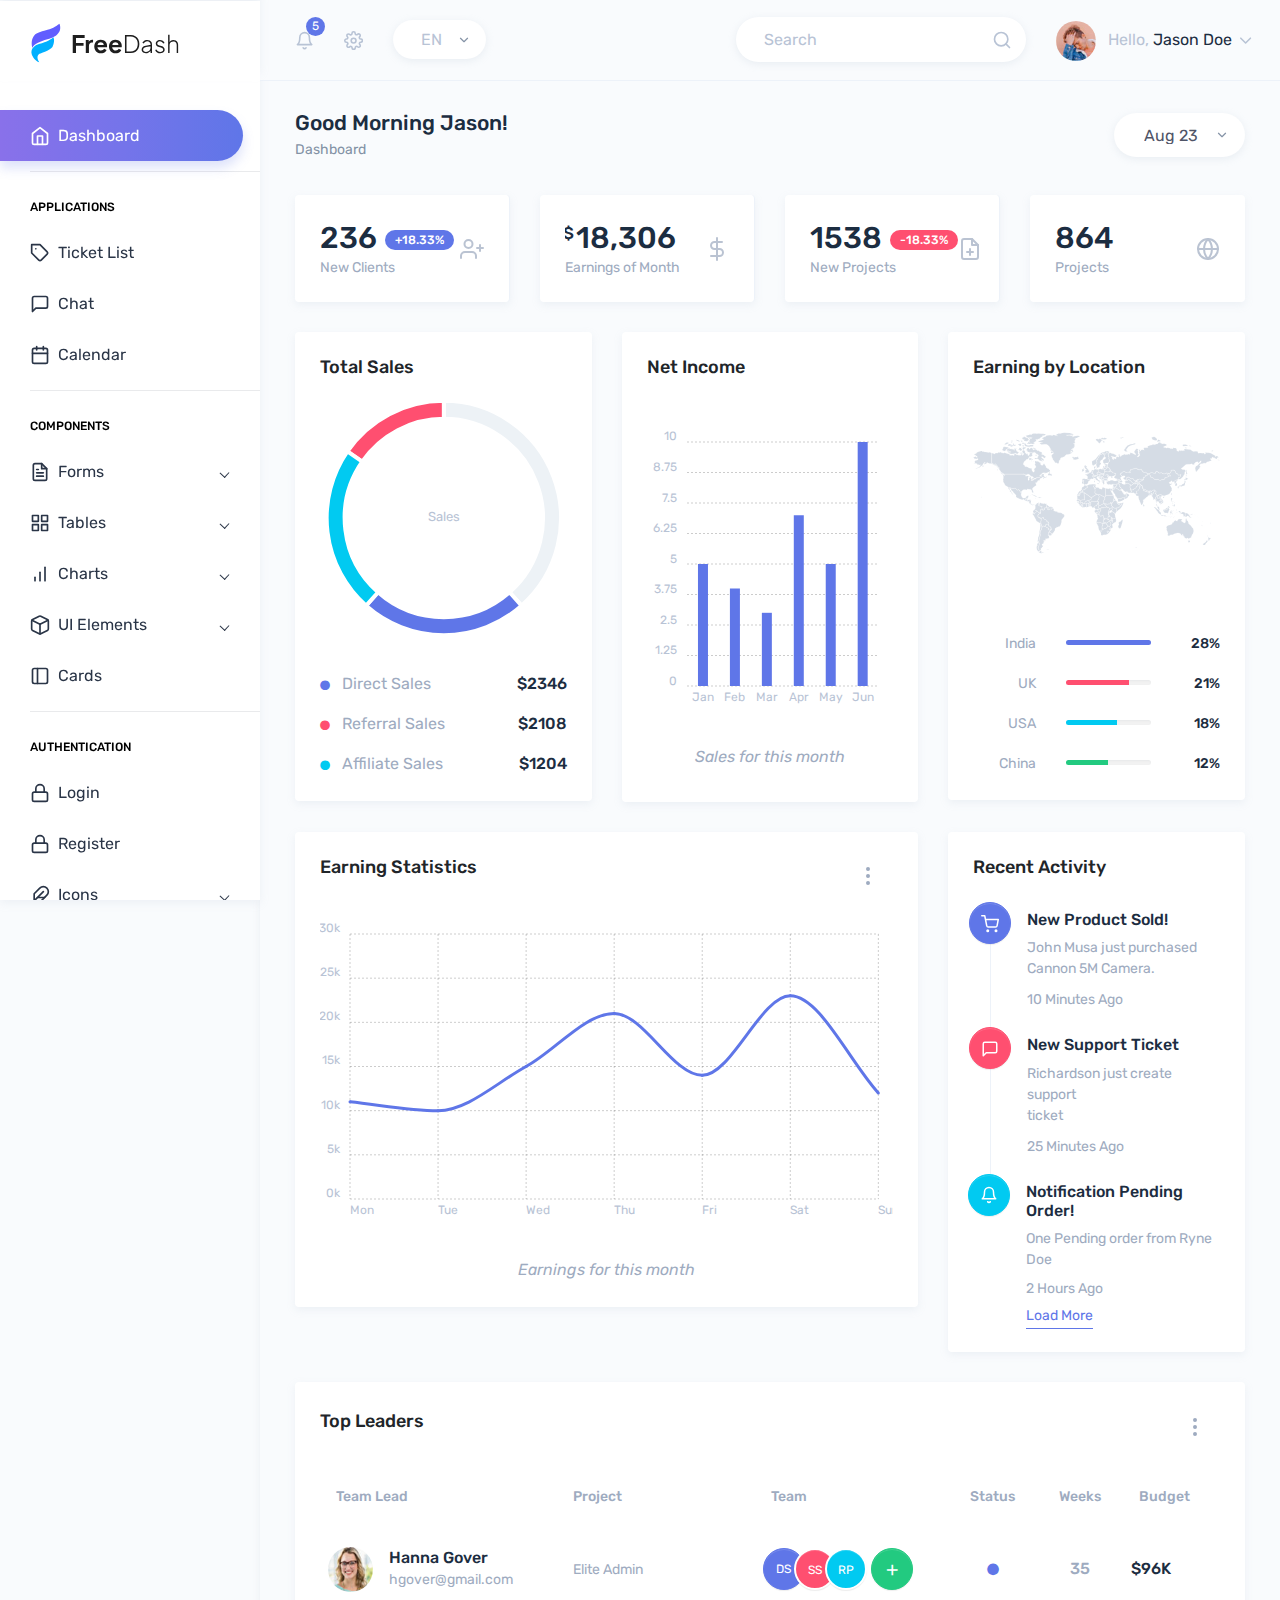
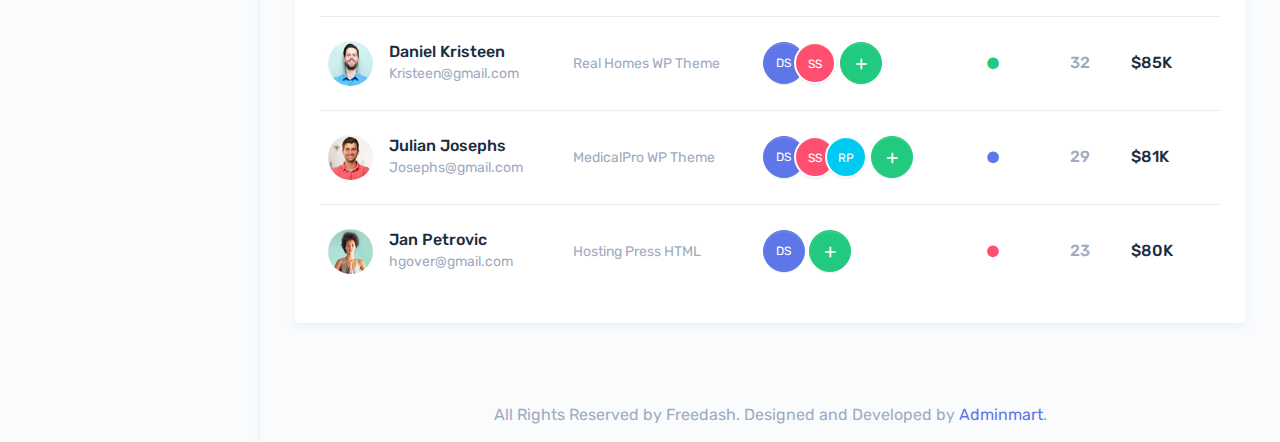
<file: freedash/src/html/index.html>
<!DOCTYPE html>
<html dir="ltr" lang="en">

<head>
    <meta charset="utf-8">
    <meta http-equiv="X-UA-Compatible" content="IE=edge">
    <!-- Tell the browser to be responsive to screen width -->
    <meta name="viewport" content="width=device-width, initial-scale=1">
    <meta name="description" content="">
    <meta name="author" content="">
    <!-- Favicon icon -->
    <link rel="icon" type="image/png" sizes="16x16" href="../assets/images/favicon.png">
    <title>Freedash Template - The Ultimate Multipurpose admin template</title>
    <!-- Custom CSS -->
    <link href="../assets/extra-libs/c3/c3.min.css" rel="stylesheet">
    <link href="../assets/libs/chartist/dist/chartist.min.css" rel="stylesheet">
    <link href="../assets/extra-libs/jvector/jquery-jvectormap-2.0.2.css" rel="stylesheet" />
    <!-- Custom CSS -->
    <link href="../dist/css/style.min.css" rel="stylesheet">
    <!-- HTML5 Shim and Respond.js IE8 support of HTML5 elements and media queries -->
    <!-- WARNING: Respond.js doesn't work if you view the page via file:// -->
    <!--[if lt IE 9]>
    <script src="https://oss.maxcdn.com/libs/html5shiv/3.7.0/html5shiv.js"></script>
    <script src="https://oss.maxcdn.com/libs/respond.js/1.4.2/respond.min.js"></script>
<![endif]-->
</head>

<body>
    <!-- ============================================================== -->
    <!-- Preloader - style you can find in spinners.css -->
    <!-- ============================================================== -->
    <div class="preloader">
        <div class="lds-ripple">
            <div class="lds-pos"></div>
            <div class="lds-pos"></div>
        </div>
    </div>
    <!-- ============================================================== -->
    <!-- Main wrapper - style you can find in pages.scss -->
    <!-- ============================================================== -->
    <div id="main-wrapper" data-theme="light" data-layout="vertical" data-navbarbg="skin6" data-sidebartype="full"
        data-sidebar-position="fixed" data-header-position="fixed" data-boxed-layout="full">
        <!-- ============================================================== -->
        <!-- Topbar header - style you can find in pages.scss -->
        <!-- ============================================================== -->
        <header class="topbar" data-navbarbg="skin6">
            <nav class="navbar top-navbar navbar-expand-lg">
                <div class="navbar-header" data-logobg="skin6">
                    <!-- This is for the sidebar toggle which is visible on mobile only -->
                    <a class="nav-toggler waves-effect waves-light d-block d-lg-none" href="javascript:void(0)"><i
                            class="ti-menu ti-close"></i></a>
                    <!-- ============================================================== -->
                    <!-- Logo -->
                    <!-- ============================================================== -->
                    <div class="navbar-brand">
                        <!-- Logo icon -->
                        <a href="index.html">
                            <img src="../assets/images/freedashDark.svg" alt="" class="img-fluid">
                        </a>
                    </div>
                    <!-- ============================================================== -->
                    <!-- End Logo -->
                    <!-- ============================================================== -->
                    <!-- ============================================================== -->
                    <!-- Toggle which is visible on mobile only -->
                    <!-- ============================================================== -->
                    <a class="topbartoggler d-block d-lg-none waves-effect waves-light" href="javascript:void(0)"
                        data-bs-toggle="collapse" data-bs-target="#navbarSupportedContent"
                        aria-controls="navbarSupportedContent" aria-expanded="false" aria-label="Toggle navigation"><i
                            class="ti-more"></i></a>
                </div>
                <!-- ============================================================== -->
                <!-- End Logo -->
                <!-- ============================================================== -->
                <div class="navbar-collapse collapse" id="navbarSupportedContent">
                    <!-- ============================================================== -->
                    <!-- toggle and nav items -->
                    <!-- ============================================================== -->
                    <ul class="navbar-nav float-left me-auto ms-3 ps-1">
                        <!-- Notification -->
                        <li class="nav-item dropdown">
                            <a class="nav-link dropdown-toggle pl-md-3 position-relative" href="javascript:void(0)"
                                id="bell" role="button" data-bs-toggle="dropdown" aria-haspopup="true"
                                aria-expanded="false">
                                <span><i data-feather="bell" class="svg-icon"></i></span>
                                <span class="badge text-bg-primary notify-no rounded-circle">5</span>
                            </a>
                            <div class="dropdown-menu dropdown-menu-left mailbox animated bounceInDown">
                                <ul class="list-style-none">
                                    <li>
                                        <div class="message-center notifications position-relative">
                                            <!-- Message -->
                                            <a href="javascript:void(0)"
                                                class="message-item d-flex align-items-center border-bottom px-3 py-2">
                                                <div class="btn btn-danger rounded-circle btn-circle"><i
                                                        data-feather="airplay" class="text-white"></i></div>
                                                <div class="w-75 d-inline-block v-middle ps-2">
                                                    <h6 class="message-title mb-0 mt-1">Luanch Admin</h6>
                                                    <span class="font-12 text-nowrap d-block text-muted">Just see
                                                        the my new
                                                        admin!</span>
                                                    <span class="font-12 text-nowrap d-block text-muted">9:30 AM</span>
                                                </div>
                                            </a>
                                            <!-- Message -->
                                            <a href="javascript:void(0)"
                                                class="message-item d-flex align-items-center border-bottom px-3 py-2">
                                                <span class="btn btn-success text-white rounded-circle btn-circle"><i
                                                        data-feather="calendar" class="text-white"></i></span>
                                                <div class="w-75 d-inline-block v-middle ps-2">
                                                    <h6 class="message-title mb-0 mt-1">Event today</h6>
                                                    <span
                                                        class="font-12 text-nowrap d-block text-muted text-truncate">Just
                                                        a reminder that you have event</span>
                                                    <span class="font-12 text-nowrap d-block text-muted">9:10 AM</span>
                                                </div>
                                            </a>
                                            <!-- Message -->
                                            <a href="javascript:void(0)"
                                                class="message-item d-flex align-items-center border-bottom px-3 py-2">
                                                <span class="btn btn-info rounded-circle btn-circle"><i
                                                        data-feather="settings" class="text-white"></i></span>
                                                <div class="w-75 d-inline-block v-middle ps-2">
                                                    <h6 class="message-title mb-0 mt-1">Settings</h6>
                                                    <span
                                                        class="font-12 text-nowrap d-block text-muted text-truncate">You
                                                        can customize this template
                                                        as you want</span>
                                                    <span class="font-12 text-nowrap d-block text-muted">9:08 AM</span>
                                                </div>
                                            </a>
                                            <!-- Message -->
                                            <a href="javascript:void(0)"
                                                class="message-item d-flex align-items-center border-bottom px-3 py-2">
                                                <span class="btn btn-primary rounded-circle btn-circle"><i
                                                        data-feather="box" class="text-white"></i></span>
                                                <div class="w-75 d-inline-block v-middle ps-2">
                                                    <h6 class="message-title mb-0 mt-1">Pavan kumar</h6> <span
                                                        class="font-12 text-nowrap d-block text-muted">Just
                                                        see the my admin!</span>
                                                    <span class="font-12 text-nowrap d-block text-muted">9:02 AM</span>
                                                </div>
                                            </a>
                                        </div>
                                    </li>
                                    <li>
                                        <a class="nav-link pt-3 text-center text-dark" href="javascript:void(0);">
                                            <strong>Check all notifications</strong>
                                            <i class="fa fa-angle-right"></i>
                                        </a>
                                    </li>
                                </ul>
                            </div>
                        </li>
                        <!-- End Notification -->
                        <!-- ============================================================== -->
                        <!-- create new -->
                        <!-- ============================================================== -->
                        <li class="nav-item dropdown">
                            <a class="nav-link dropdown-toggle" href="#" id="navbarDropdown" role="button"
                                data-bs-toggle="dropdown" aria-haspopup="true" aria-expanded="false">
                                <i data-feather="settings" class="svg-icon"></i>
                            </a>
                            <div class="dropdown-menu" aria-labelledby="navbarDropdown">
                                <a class="dropdown-item" href="#">Action</a>
                                <a class="dropdown-item" href="#">Another action</a>
                                <div class="dropdown-divider"></div>
                                <a class="dropdown-item" href="#">Something else here</a>
                            </div>
                        </li>
                        <li class="nav-item d-none d-md-block">
                            <a class="nav-link" href="javascript:void(0)">
                                <div class="customize-input">
                                    <select
                                        class="custom-select form-control bg-white custom-radius custom-shadow border-0">
                                        <option selected>EN</option>
                                        <option value="1">AB</option>
                                        <option value="2">AK</option>
                                        <option value="3">BE</option>
                                    </select>
                                </div>
                            </a>
                        </li>
                    </ul>
                    <!-- ============================================================== -->
                    <!-- Right side toggle and nav items -->
                    <!-- ============================================================== -->
                    <ul class="navbar-nav float-end">
                        <!-- ============================================================== -->
                        <!-- Search -->
                        <!-- ============================================================== -->
                        <li class="nav-item d-none d-md-block">
                            <a class="nav-link" href="javascript:void(0)">
                                <form>
                                    <div class="customize-input">
                                        <input class="form-control custom-shadow custom-radius border-0 bg-white"
                                            type="search" placeholder="Search" aria-label="Search">
                                        <i class="form-control-icon" data-feather="search"></i>
                                    </div>
                                </form>
                            </a>
                        </li>
                        <!-- ============================================================== -->
                        <!-- User profile and search -->
                        <!-- ============================================================== -->
                        <li class="nav-item dropdown">
                            <a class="nav-link dropdown-toggle" href="javascript:void(0)" data-bs-toggle="dropdown"
                                aria-haspopup="true" aria-expanded="false">
                                <img src="../assets/images/users/profile-pic.jpg" alt="user" class="rounded-circle"
                                    width="40">
                                <span class="ms-2 d-none d-lg-inline-block"><span>Hello,</span> <span
                                        class="text-dark">Jason Doe</span> <i data-feather="chevron-down"
                                        class="svg-icon"></i></span>
                            </a>
                            <div class="dropdown-menu dropdown-menu-end dropdown-menu-right user-dd animated flipInY">
                                <a class="dropdown-item" href="javascript:void(0)"><i data-feather="user"
                                        class="svg-icon me-2 ms-1"></i>
                                    My Profile</a>
                                <a class="dropdown-item" href="javascript:void(0)"><i data-feather="credit-card"
                                        class="svg-icon me-2 ms-1"></i>
                                    My Balance</a>
                                <a class="dropdown-item" href="javascript:void(0)"><i data-feather="mail"
                                        class="svg-icon me-2 ms-1"></i>
                                    Inbox</a>
                                <div class="dropdown-divider"></div>
                                <a class="dropdown-item" href="javascript:void(0)"><i data-feather="settings"
                                        class="svg-icon me-2 ms-1"></i>
                                    Account Setting</a>
                                <div class="dropdown-divider"></div>
                                <a class="dropdown-item" href="javascript:void(0)"><i data-feather="power"
                                        class="svg-icon me-2 ms-1"></i>
                                    Logout</a>
                                <div class="dropdown-divider"></div>
                                <div class="pl-4 p-3"><a href="javascript:void(0)" class="btn btn-sm btn-info">View
                                        Profile</a></div>
                            </div>
                        </li>
                        <!-- ============================================================== -->
                        <!-- User profile and search -->
                        <!-- ============================================================== -->
                    </ul>
                </div>
            </nav>
        </header>
        <!-- ============================================================== -->
        <!-- End Topbar header -->
        <!-- ============================================================== -->
        <!-- ============================================================== -->
        <!-- Left Sidebar - style you can find in sidebar.scss  -->
        <!-- ============================================================== -->
        <aside class="left-sidebar" data-sidebarbg="skin6">
            <!-- Sidebar scroll-->
            <div class="scroll-sidebar" data-sidebarbg="skin6">
                <!-- Sidebar navigation-->
                <nav class="sidebar-nav">
                    <ul id="sidebarnav">
                        <li class="sidebar-item"> <a class="sidebar-link sidebar-link" href="index.html"
                                aria-expanded="false"><i data-feather="home" class="feather-icon"></i><span
                                    class="hide-menu">Dashboard</span></a></li>
                        <li class="list-divider"></li>
                        <li class="nav-small-cap"><span class="hide-menu">Applications</span></li>

                        <li class="sidebar-item"> <a class="sidebar-link" href="ticket-list.html"
                                aria-expanded="false"><i data-feather="tag" class="feather-icon"></i><span
                                    class="hide-menu">Ticket List
                                </span></a>
                        </li>
                        <li class="sidebar-item"> <a class="sidebar-link sidebar-link" href="app-chat.html"
                                aria-expanded="false"><i data-feather="message-square" class="feather-icon"></i><span
                                    class="hide-menu">Chat</span></a></li>
                        <li class="sidebar-item"> <a class="sidebar-link sidebar-link" href="app-calendar.html"
                                aria-expanded="false"><i data-feather="calendar" class="feather-icon"></i><span
                                    class="hide-menu">Calendar</span></a></li>

                        <li class="list-divider"></li>
                        <li class="nav-small-cap"><span class="hide-menu">Components</span></li>
                        <li class="sidebar-item"> <a class="sidebar-link has-arrow" href="javascript:void(0)"
                                aria-expanded="false"><i data-feather="file-text" class="feather-icon"></i><span
                                    class="hide-menu">Forms </span></a>
                            <ul aria-expanded="false" class="collapse  first-level base-level-line">
                                <li class="sidebar-item"><a href="form-inputs.html" class="sidebar-link"><span
                                            class="hide-menu"> Form Inputs
                                        </span></a>
                                </li>
                                <li class="sidebar-item"><a href="form-input-grid.html" class="sidebar-link"><span
                                            class="hide-menu"> Form Grids
                                        </span></a>
                                </li>
                                <li class="sidebar-item"><a href="form-checkbox-radio.html" class="sidebar-link"><span
                                            class="hide-menu"> Checkboxes &
                                            Radios
                                        </span></a>
                                </li>
                            </ul>
                        </li>
                        <li class="sidebar-item"> <a class="sidebar-link has-arrow" href="javascript:void(0)"
                                aria-expanded="false"><i data-feather="grid" class="feather-icon"></i><span
                                    class="hide-menu">Tables </span></a>
                            <ul aria-expanded="false" class="collapse  first-level base-level-line">
                                <li class="sidebar-item"><a href="table-basic.html" class="sidebar-link"><span
                                            class="hide-menu"> Basic Table
                                        </span></a>
                                </li>
                                <li class="sidebar-item"><a href="table-dark-basic.html" class="sidebar-link"><span
                                            class="hide-menu"> Dark Basic Table
                                        </span></a>
                                </li>
                                <li class="sidebar-item"><a href="table-sizing.html" class="sidebar-link"><span
                                            class="hide-menu">
                                            Sizing Table
                                        </span></a>
                                </li>
                                <li class="sidebar-item"><a href="table-layout-coloured.html" class="sidebar-link"><span
                                            class="hide-menu">
                                            Coloured
                                            Table Layout
                                        </span></a>
                                </li>
                                <li class="sidebar-item"><a href="table-datatable-basic.html" class="sidebar-link"><span
                                            class="hide-menu">
                                            Basic
                                            Datatables
                                            Layout
                                        </span></a>
                                </li>
                            </ul>
                        </li>
                        <li class="sidebar-item"> <a class="sidebar-link has-arrow" href="javascript:void(0)"
                                aria-expanded="false"><i data-feather="bar-chart" class="feather-icon"></i><span
                                    class="hide-menu">Charts </span></a>
                            <ul aria-expanded="false" class="collapse  first-level base-level-line">
                                <li class="sidebar-item"><a href="chart-morris.html" class="sidebar-link"><span
                                            class="hide-menu"> Morris Chart
                                        </span></a>
                                </li>
                                <li class="sidebar-item"><a href="chart-chart-js.html" class="sidebar-link"><span
                                            class="hide-menu"> ChartJs
                                        </span></a>
                                </li>
                                <li class="sidebar-item"><a href="chart-knob.html" class="sidebar-link"><span
                                            class="hide-menu">
                                            Knob Chart
                                        </span></a>
                                </li>
                            </ul>
                        </li>
                        <li class="sidebar-item"> <a class="sidebar-link has-arrow" href="javascript:void(0)"
                                aria-expanded="false"><i data-feather="box" class="feather-icon"></i><span
                                    class="hide-menu">UI Elements </span></a>
                            <ul aria-expanded="false" class="collapse  first-level base-level-line">
                                <li class="sidebar-item"><a href="ui-buttons.html" class="sidebar-link"><span
                                            class="hide-menu"> Buttons
                                        </span></a>
                                </li>
                                <li class="sidebar-item"><a href="ui-modals.html" class="sidebar-link"><span
                                            class="hide-menu"> Modals </span></a>
                                </li>
                                <li class="sidebar-item"><a href="ui-tab.html" class="sidebar-link"><span
                                            class="hide-menu"> Tabs </span></a></li>
                                <li class="sidebar-item"><a href="ui-tooltip-popover.html" class="sidebar-link"><span
                                            class="hide-menu"> Tooltip &
                                            Popover</span></a></li>
                                <li class="sidebar-item"><a href="ui-notification.html" class="sidebar-link"><span
                                            class="hide-menu">Notification</span></a></li>
                                <li class="sidebar-item"><a href="ui-progressbar.html" class="sidebar-link"><span
                                            class="hide-menu">Progressbar</span></a></li>
                                <li class="sidebar-item"><a href="ui-typography.html" class="sidebar-link"><span
                                            class="hide-menu">Typography</span></a></li>
                                <li class="sidebar-item"><a href="ui-bootstrap.html" class="sidebar-link"><span
                                            class="hide-menu">Bootstrap
                                            UI</span></a></li>
                                <li class="sidebar-item"><a href="ui-breadcrumb.html" class="sidebar-link"><span
                                            class="hide-menu">Breadcrumb</span></a></li>
                                <li class="sidebar-item"><a href="ui-list-media.html" class="sidebar-link"><span
                                            class="hide-menu">List
                                            Media</span></a></li>
                                <li class="sidebar-item"><a href="ui-grid.html" class="sidebar-link"><span
                                            class="hide-menu"> Grid </span></a></li>
                                <li class="sidebar-item"><a href="ui-carousel.html" class="sidebar-link"><span
                                            class="hide-menu">
                                            Carousel</span></a></li>
                                <li class="sidebar-item"><a href="ui-scrollspy.html" class="sidebar-link"><span
                                            class="hide-menu">
                                            Scrollspy</span></a></li>
                                <li class="sidebar-item"><a href="ui-toasts.html" class="sidebar-link"><span
                                            class="hide-menu"> Toasts</span></a>
                                </li>
                                <li class="sidebar-item"><a href="ui-spinner.html" class="sidebar-link"><span
                                            class="hide-menu"> Spinner </span></a>
                                </li>
                            </ul>
                        </li>
                        <li class="sidebar-item"> <a class="sidebar-link sidebar-link" href="ui-cards.html"
                                aria-expanded="false"><i data-feather="sidebar" class="feather-icon"></i><span
                                    class="hide-menu">Cards
                                </span></a>
                        </li>
                        <li class="list-divider"></li>
                        <li class="nav-small-cap"><span class="hide-menu">Authentication</span></li>

                        <li class="sidebar-item"> <a class="sidebar-link sidebar-link" href="authentication-login1.html"
                                aria-expanded="false"><i data-feather="lock" class="feather-icon"></i><span
                                    class="hide-menu">Login
                                </span></a>
                        </li>
                        <li class="sidebar-item"> <a class="sidebar-link sidebar-link"
                                href="authentication-register1.html" aria-expanded="false"><i data-feather="lock"
                                    class="feather-icon"></i><span class="hide-menu">Register
                                </span></a>
                        </li>

                        <li class="sidebar-item"> <a class="sidebar-link has-arrow" href="javascript:void(0)"
                                aria-expanded="false"><i data-feather="feather" class="feather-icon"></i><span
                                    class="hide-menu">Icons
                                </span></a>
                            <ul aria-expanded="false" class="collapse first-level base-level-line">
                                <li class="sidebar-item"><a href="icon-fontawesome.html" class="sidebar-link"><span
                                            class="hide-menu"> Fontawesome Icons </span></a></li>

                                <li class="sidebar-item"><a href="icon-simple-lineicon.html" class="sidebar-link"><span
                                            class="hide-menu"> Simple Line Icons </span></a></li>
                            </ul>
                        </li>

                        
                        <li class="list-divider"></li>
                        <li class="nav-small-cap"><span class="hide-menu">Extra</span></li>
                        
                        <li class="sidebar-item"> <a class="sidebar-link sidebar-link" href="authentication-login1.html"
                                aria-expanded="false"><i data-feather="log-out" class="feather-icon"></i><span
                                    class="hide-menu">Logout</span></a></li>
                                    <li class="sidebar-item"> <a class="sidebar-link has-arrow" href="javascript:void(0)"
                                        aria-expanded="false"><i data-feather="crosshair" class="feather-icon"></i><span
                                            class="hide-menu">Multi
                                            level
                                            dd</span></a>
                                    <ul aria-expanded="false" class="collapse first-level base-level-line">
                                        <li class="sidebar-item"><a href="javascript:void(0)" class="sidebar-link"><span
                                                    class="hide-menu"> item 1.1</span></a>
                                        </li>
                                        <li class="sidebar-item"><a href="javascript:void(0)" class="sidebar-link"><span
                                                    class="hide-menu"> item 1.2</span></a>
                                        </li>
                                        <li class="sidebar-item"> <a class="has-arrow sidebar-link" href="javascript:void(0)"
                                                aria-expanded="false"><span class="hide-menu">Menu 1.3</span></a>
                                            <ul aria-expanded="false" class="collapse second-level base-level-line">
                                                <li class="sidebar-item"><a href="javascript:void(0)" class="sidebar-link"><span
                                                            class="hide-menu"> item
                                                            1.3.1</span></a></li>
                                                <li class="sidebar-item"><a href="javascript:void(0)" class="sidebar-link"><span
                                                            class="hide-menu"> item
                                                            1.3.2</span></a></li>
                                                <li class="sidebar-item"><a href="javascript:void(0)" class="sidebar-link"><span
                                                            class="hide-menu"> item
                                                            1.3.3</span></a></li>
                                                <li class="sidebar-item"><a href="javascript:void(0)" class="sidebar-link"><span
                                                            class="hide-menu"> item
                                                            1.3.4</span></a></li>
                                            </ul>
                                        </li>
                                        <li class="sidebar-item"><a href="javascript:void(0)" class="sidebar-link"><span
                                                    class="hide-menu"> item
                                                    1.4</span></a></li>
                                    </ul>
                                </li>
                    </ul>
                </nav>
                <!-- End Sidebar navigation -->
            </div>
            <!-- End Sidebar scroll-->
        </aside>
        <!-- ============================================================== -->
        <!-- End Left Sidebar - style you can find in sidebar.scss  -->
        <!-- ============================================================== -->
        <!-- ============================================================== -->
        <!-- Page wrapper  -->
        <!-- ============================================================== -->
        <div class="page-wrapper">
            <!-- ============================================================== -->
            <!-- Bread crumb and right sidebar toggle -->
            <!-- ============================================================== -->
            <div class="page-breadcrumb">
                <div class="row">
                    <div class="col-7 align-self-center">
                        <h3 class="page-title text-truncate text-dark font-weight-medium mb-1">Good Morning Jason!</h3>
                        <div class="d-flex align-items-center">
                            <nav aria-label="breadcrumb">
                                <ol class="breadcrumb m-0 p-0">
                                    <li class="breadcrumb-item"><a href="index.html">Dashboard</a>
                                    </li>
                                </ol>
                            </nav>
                        </div>
                    </div>
                    <div class="col-5 align-self-center">
                        <div class="customize-input float-end">
                            <select class="custom-select custom-select-set form-control bg-white border-0 custom-shadow custom-radius">
                                <option selected>Aug 23</option>
                                <option value="1">July 23</option>
                                <option value="2">Jun 23</option>
                            </select>
                        </div>
                    </div>
                </div>
            </div>
            <!-- ============================================================== -->
            <!-- End Bread crumb and right sidebar toggle -->
            <!-- ============================================================== -->
            <!-- ============================================================== -->
            <!-- Container fluid  -->
            <!-- ============================================================== -->
            <div class="container-fluid">
                <!-- *************************************************************** -->
                <!-- Start First Cards -->
                <!-- *************************************************************** -->
                <div class="row">
                    <div class="col-sm-6 col-lg-3">
                        <div class="card border-end">
                            <div class="card-body">
                                <div class="d-flex align-items-center">
                                    <div>
                                        <div class="d-inline-flex align-items-center">
                                            <h2 class="text-dark mb-1 font-weight-medium">236</h2>
                                            <span
                                                class="badge bg-primary font-12 text-white font-weight-medium rounded-pill ms-2 d-lg-block d-md-none">+18.33%</span>
                                        </div>
                                        <h6 class="text-muted font-weight-normal mb-0 w-100 text-truncate">New Clients
                                        </h6>
                                    </div>
                                    <div class="ms-auto mt-md-3 mt-lg-0">
                                        <span class="opacity-7 text-muted"><i data-feather="user-plus"></i></span>
                                    </div>
                                </div>
                            </div>
                        </div>
                    </div>
                    <div class="col-sm-6 col-lg-3">
                        <div class="card border-end ">
                            <div class="card-body">
                                <div class="d-flex align-items-center">
                                    <div>
                                        <h2 class="text-dark mb-1 w-100 text-truncate font-weight-medium"><sup
                                                class="set-doller">$</sup>18,306</h2>
                                        <h6 class="text-muted font-weight-normal mb-0 w-100 text-truncate">Earnings of
                                            Month
                                        </h6>
                                    </div>
                                    <div class="ms-auto mt-md-3 mt-lg-0">
                                        <span class="opacity-7 text-muted"><i data-feather="dollar-sign"></i></span>
                                    </div>
                                </div>
                            </div>
                        </div>
                    </div>
                    <div class="col-sm-6 col-lg-3">
                        <div class="card border-end ">
                            <div class="card-body">
                                <div class="d-flex align-items-center">
                                    <div>
                                        <div class="d-inline-flex align-items-center">
                                            <h2 class="text-dark mb-1 font-weight-medium">1538</h2>
                                            <span
                                                class="badge bg-danger font-12 text-white font-weight-medium rounded-pill ms-2 d-md-none d-lg-block">-18.33%</span>
                                        </div>
                                        <h6 class="text-muted font-weight-normal mb-0 w-100 text-truncate">New Projects
                                        </h6>
                                    </div>
                                    <div class="ms-auto mt-md-3 mt-lg-0">
                                        <span class="opacity-7 text-muted"><i data-feather="file-plus"></i></span>
                                    </div>
                                </div>
                            </div>
                        </div>
                    </div>
                    <div class="col-sm-6 col-lg-3">
                        <div class="card ">
                            <div class="card-body">
                                <div class="d-flex align-items-center">
                                    <div>
                                        <h2 class="text-dark mb-1 font-weight-medium">864</h2>
                                        <h6 class="text-muted font-weight-normal mb-0 w-100 text-truncate">Projects</h6>
                                    </div>
                                    <div class="ms-auto mt-md-3 mt-lg-0">
                                        <span class="opacity-7 text-muted"><i data-feather="globe"></i></span>
                                    </div>
                                </div>
                            </div>
                        </div>
                    </div>
                </div>
                <!-- *************************************************************** -->
                <!-- End First Cards -->
                <!-- *************************************************************** -->
                <!-- *************************************************************** -->
                <!-- Start Sales Charts Section -->
                <!-- *************************************************************** -->
                <div class="row">
                    <div class="col-lg-4 col-md-12">
                        <div class="card">
                            <div class="card-body">
                                <h4 class="card-title">Total Sales</h4>
                                <div id="campaign-v2" class="mt-2" style="height:283px; width:100%;"></div>
                                <ul class="list-style-none mb-0">
                                    <li>
                                        <i class="fas fa-circle text-primary font-10 me-2"></i>
                                        <span class="text-muted">Direct Sales</span>
                                        <span class="text-dark float-end font-weight-medium">$2346</span>
                                    </li>
                                    <li class="mt-3">
                                        <i class="fas fa-circle text-danger font-10 me-2"></i>
                                        <span class="text-muted">Referral Sales</span>
                                        <span class="text-dark float-end font-weight-medium">$2108</span>
                                    </li>
                                    <li class="mt-3">
                                        <i class="fas fa-circle text-cyan font-10 me-2"></i>
                                        <span class="text-muted">Affiliate Sales</span>
                                        <span class="text-dark float-end font-weight-medium">$1204</span>
                                    </li>
                                </ul>
                            </div>
                        </div>
                    </div>
                    <div class="col-lg-4 col-md-12">
                        <div class="card">
                            <div class="card-body">
                                <h4 class="card-title">Net Income</h4>
                                <div class="net-income mt-4 position-relative" style="height:294px;"></div>
                                <ul class="list-inline text-center mt-5 mb-2">
                                    <li class="list-inline-item text-muted fst-italic">Sales for this month</li>
                                </ul>
                            </div>
                        </div>
                    </div>
                    <div class="col-lg-4 col-md-12">
                        <div class="card">
                            <div class="card-body">
                                <h4 class="card-title mb-4">Earning by Location</h4>
                                <div class="" style="height:180px">
                                    <div id="visitbylocate" style="height:100%"></div>
                                </div>
                                <div class="row mb-3 align-items-center mt-1 mt-5">
                                    <div class="col-4 text-end">
                                        <span class="text-muted font-14">India</span>
                                    </div>
                                    <div class="col-5">
                                        <div class="progress" style="height: 5px;">
                                            <div class="progress-bar bg-primary" role="progressbar" style="width: 100%"
                                                aria-valuenow="25" aria-valuemin="0" aria-valuemax="100"></div>
                                        </div>
                                    </div>
                                    <div class="col-3 text-end">
                                        <span class="mb-0 font-14 text-dark font-weight-medium">28%</span>
                                    </div>
                                </div>
                                <div class="row mb-3 align-items-center">
                                    <div class="col-4 text-end">
                                        <span class="text-muted font-14">UK</span>
                                    </div>
                                    <div class="col-5">
                                        <div class="progress" style="height: 5px;">
                                            <div class="progress-bar bg-danger" role="progressbar" style="width: 74%"
                                                aria-valuenow="25" aria-valuemin="0" aria-valuemax="100"></div>
                                        </div>
                                    </div>
                                    <div class="col-3 text-end">
                                        <span class="mb-0 font-14 text-dark font-weight-medium">21%</span>
                                    </div>
                                </div>
                                <div class="row mb-3 align-items-center">
                                    <div class="col-4 text-end">
                                        <span class="text-muted font-14">USA</span>
                                    </div>
                                    <div class="col-5">
                                        <div class="progress" style="height: 5px;">
                                            <div class="progress-bar bg-cyan" role="progressbar" style="width: 60%"
                                                aria-valuenow="25" aria-valuemin="0" aria-valuemax="100"></div>
                                        </div>
                                    </div>
                                    <div class="col-3 text-end">
                                        <span class="mb-0 font-14 text-dark font-weight-medium">18%</span>
                                    </div>
                                </div>
                                <div class="row align-items-center">
                                    <div class="col-4 text-end">
                                        <span class="text-muted font-14">China</span>
                                    </div>
                                    <div class="col-5">
                                        <div class="progress" style="height: 5px;">
                                            <div class="progress-bar bg-success" role="progressbar" style="width: 50%"
                                                aria-valuenow="25" aria-valuemin="0" aria-valuemax="100"></div>
                                        </div>
                                    </div>
                                    <div class="col-3 text-end">
                                        <span class="mb-0 font-14 text-dark font-weight-medium">12%</span>
                                    </div>
                                </div>
                            </div>
                        </div>
                    </div>
                </div>
                <!-- *************************************************************** -->
                <!-- End Sales Charts Section -->
                <!-- *************************************************************** -->
                <!-- *************************************************************** -->
                <!-- Start Location and Earnings Charts Section -->
                <!-- *************************************************************** -->
                <div class="row">
                    <div class="col-md-6 col-lg-8">
                        <div class="card">
                            <div class="card-body">
                                <div class="d-flex align-items-start">
                                    <h4 class="card-title mb-0">Earning Statistics</h4>
                                    <div class="ms-auto">
                                        <div class="dropdown sub-dropdown">
                                            <button class="btn btn-link text-muted dropdown-toggle" type="button"
                                                id="dd1" data-bs-toggle="dropdown" aria-haspopup="true"
                                                aria-expanded="false">
                                                <i data-feather="more-vertical"></i>
                                            </button>
                                            <div class="dropdown-menu dropdown-menu-end" aria-labelledby="dd1">
                                                <a class="dropdown-item" href="#">Insert</a>
                                                <a class="dropdown-item" href="#">Update</a>
                                                <a class="dropdown-item" href="#">Delete</a>
                                            </div>
                                        </div>
                                    </div>
                                </div>
                                <div class="pl-4 mb-5">
                                    <div class="stats ct-charts position-relative" style="height: 315px;"></div>
                                </div>
                                <ul class="list-inline text-center mt-4 mb-0">
                                    <li class="list-inline-item text-muted fst-italic">Earnings for this month</li>
                                </ul>
                            </div>
                        </div>
                    </div>
                    <div class="col-md-6 col-lg-4">
                        <div class="card">
                            <div class="card-body">
                                <h4 class="card-title">Recent Activity</h4>
                                <div class="mt-4 activity">
                                    <div class="d-flex align-items-start border-left-line pb-3">
                                        <div>
                                            <a href="javascript:void(0)" class="btn btn-info btn-circle mb-2 btn-item">
                                                <i data-feather="shopping-cart"></i>
                                            </a>
                                        </div>
                                        <div class="ms-3 mt-2">
                                            <h5 class="text-dark font-weight-medium mb-2">New Product Sold!</h5>
                                            <p class="font-14 mb-2 text-muted">John Musa just purchased <br> Cannon 5M
                                                Camera.
                                            </p>
                                            <span class="font-weight-light font-14 text-muted">10 Minutes Ago</span>
                                        </div>
                                    </div>
                                    <div class="d-flex align-items-start border-left-line pb-3">
                                        <div>
                                            <a href="javascript:void(0)"
                                                class="btn btn-danger btn-circle mb-2 btn-item">
                                                <i data-feather="message-square"></i>
                                            </a>
                                        </div>
                                        <div class="ms-3 mt-2">
                                            <h5 class="text-dark font-weight-medium mb-2">New Support Ticket</h5>
                                            <p class="font-14 mb-2 text-muted">Richardson just create support <br>
                                                ticket</p>
                                            <span class="font-weight-light font-14 text-muted">25 Minutes Ago</span>
                                        </div>
                                    </div>
                                    <div class="d-flex align-items-start border-left-line">
                                        <div>
                                            <a href="javascript:void(0)" class="btn btn-cyan btn-circle mb-2 btn-item">
                                                <i data-feather="bell"></i>
                                            </a>
                                        </div>
                                        <div class="ms-3 mt-2">
                                            <h5 class="text-dark font-weight-medium mb-2">Notification Pending Order!
                                            </h5>
                                            <p class="font-14 mb-2 text-muted">One Pending order from Ryne <br> Doe</p>
                                            <span class="font-weight-light font-14 mb-1 d-block text-muted">2 Hours
                                                Ago</span>
                                            <a href="javascript:void(0)"
                                                class="font-14 border-bottom pb-1 border-info">Load More</a>
                                        </div>
                                    </div>
                                </div>
                            </div>
                        </div>
                    </div>
                </div>
                <!-- *************************************************************** -->
                <!-- End Location and Earnings Charts Section -->
                <!-- *************************************************************** -->
                <!-- *************************************************************** -->
                <!-- Start Top Leader Table -->
                <!-- *************************************************************** -->
                <div class="row">
                    <div class="col-12">
                        <div class="card">
                            <div class="card-body">
                                <div class="d-flex align-items-center mb-4">
                                    <h4 class="card-title">Top Leaders</h4>
                                    <div class="ms-auto">
                                        <div class="dropdown sub-dropdown">
                                            <button class="btn btn-link text-muted dropdown-toggle" type="button"
                                                id="dd1" data-bs-toggle="dropdown" aria-haspopup="true"
                                                aria-expanded="false">
                                                <i data-feather="more-vertical"></i>
                                            </button>
                                            <div class="dropdown-menu dropdown-menu-right" aria-labelledby="dd1">
                                                <a class="dropdown-item" href="#">Insert</a>
                                                <a class="dropdown-item" href="#">Update</a>
                                                <a class="dropdown-item" href="#">Delete</a>
                                            </div>
                                        </div>
                                    </div>
                                </div>
                                <div class="table-responsive">
                                    <table class="table no-wrap v-middle mb-0">
                                        <thead>
                                            <tr class="border-0">
                                                <th class="border-0 font-14 font-weight-medium text-muted">Team Lead
                                                </th>
                                                <th class="border-0 font-14 font-weight-medium text-muted px-2">Project
                                                </th>
                                                <th class="border-0 font-14 font-weight-medium text-muted">Team</th>
                                                <th class="border-0 font-14 font-weight-medium text-muted text-center">
                                                    Status
                                                </th>
                                                <th class="border-0 font-14 font-weight-medium text-muted text-center">
                                                    Weeks
                                                </th>
                                                <th class="border-0 font-14 font-weight-medium text-muted">Budget</th>
                                            </tr>
                                        </thead>
                                        <tbody>
                                            <tr>
                                                <td class="border-top-0 px-2 py-4">
                                                    <div class="d-flex no-block align-items-center">
                                                        <div class="me-3"><img
                                                                src="../assets/images/users/widget-table-pic1.jpg"
                                                                alt="user" class="rounded-circle" width="45"
                                                                height="45" /></div>
                                                        <div class="">
                                                            <h5 class="text-dark mb-0 font-16 font-weight-medium">Hanna
                                                                Gover</h5>
                                                            <span class="text-muted font-14">hgover@gmail.com</span>
                                                        </div>
                                                    </div>
                                                </td>
                                                <td class="border-top-0 text-muted px-2 py-4 font-14">Elite Admin</td>
                                                <td class="border-top-0 px-2 py-4">
                                                    <div class="popover-icon">
                                                        <a class="btn btn-primary rounded-circle btn-circle font-12"
                                                            href="javascript:void(0)">DS</a>
                                                        <a class="btn btn-danger rounded-circle btn-circle font-12 popover-item"
                                                            href="javascript:void(0)">SS</a>
                                                        <a class="btn btn-cyan rounded-circle btn-circle font-12 popover-item"
                                                            href="javascript:void(0)">RP</a>
                                                        <a class="btn btn-success text-white rounded-circle btn-circle font-20"
                                                            href="javascript:void(0)">+</a>
                                                    </div>
                                                </td>
                                                <td class="border-top-0 text-center px-2 py-4"><i
                                                        class="fa fa-circle text-primary font-12"
                                                        data-bs-toggle="tooltip" data-placement="top"
                                                        title="In Testing"></i></td>
                                                <td
                                                    class="border-top-0 text-center font-weight-medium text-muted px-2 py-4">
                                                    35
                                                </td>
                                                <td class="font-weight-medium text-dark border-top-0 px-2 py-4">$96K
                                                </td>
                                            </tr>
                                            <tr>
                                                <td class="px-2 py-4">
                                                    <div class="d-flex no-block align-items-center">
                                                        <div class="me-3"><img
                                                                src="../assets/images/users/widget-table-pic2.jpg"
                                                                alt="user" class="rounded-circle" width="45"
                                                                height="45" /></div>
                                                        <div class="">
                                                            <h5 class="text-dark mb-0 font-16 font-weight-medium">Daniel
                                                                Kristeen
                                                            </h5>
                                                            <span class="text-muted font-14">Kristeen@gmail.com</span>
                                                        </div>
                                                    </div>
                                                </td>
                                                <td class="text-muted px-2 py-4 font-14">Real Homes WP Theme</td>
                                                <td class="px-2 py-4">
                                                    <div class="popover-icon">
                                                        <a class="btn btn-primary rounded-circle btn-circle font-12"
                                                            href="javascript:void(0)">DS</a>
                                                        <a class="btn btn-danger rounded-circle btn-circle font-12 popover-item"
                                                            href="javascript:void(0)">SS</a>
                                                        <a class="btn btn-success text-white rounded-circle btn-circle font-20"
                                                            href="javascript:void(0)">+</a>
                                                    </div>
                                                </td>
                                                <td class="text-center px-2 py-4"><i
                                                        class="fa fa-circle text-success font-12"
                                                        data-bs-toggle="tooltip" data-placement="top" title="Done"></i>
                                                </td>
                                                <td class="text-center text-muted font-weight-medium px-2 py-4">32</td>
                                                <td class="font-weight-medium text-dark px-2 py-4">$85K</td>
                                            </tr>
                                            <tr>
                                                <td class="px-2 py-4">
                                                    <div class="d-flex no-block align-items-center">
                                                        <div class="me-3"><img
                                                                src="../assets/images/users/widget-table-pic3.jpg"
                                                                alt="user" class="rounded-circle" width="45"
                                                                height="45" /></div>
                                                        <div class="">
                                                            <h5 class="text-dark mb-0 font-16 font-weight-medium">Julian
                                                                Josephs
                                                            </h5>
                                                            <span class="text-muted font-14">Josephs@gmail.com</span>
                                                        </div>
                                                    </div>
                                                </td>
                                                <td class="text-muted px-2 py-4 font-14">MedicalPro WP Theme</td>
                                                <td class="px-2 py-4">
                                                    <div class="popover-icon">
                                                        <a class="btn btn-primary rounded-circle btn-circle font-12"
                                                            href="javascript:void(0)">DS</a>
                                                        <a class="btn btn-danger rounded-circle btn-circle font-12 popover-item"
                                                            href="javascript:void(0)">SS</a>
                                                        <a class="btn btn-cyan rounded-circle btn-circle font-12 popover-item"
                                                            href="javascript:void(0)">RP</a>
                                                        <a class="btn btn-success text-white rounded-circle btn-circle font-20"
                                                            href="javascript:void(0)">+</a>
                                                    </div>
                                                </td>
                                                <td class="text-center px-2 py-4"><i
                                                        class="fa fa-circle text-primary font-12"
                                                        data-bs-toggle="tooltip" data-placement="top" title="Done"></i>
                                                </td>
                                                <td class="text-center text-muted font-weight-medium px-2 py-4">29</td>
                                                <td class="font-weight-medium text-dark px-2 py-4">$81K</td>
                                            </tr>
                                            <tr>
                                                <td class="border-bottom-0 px-2 py-4">
                                                    <div class="d-flex no-block align-items-center">
                                                        <div class="me-3"><img
                                                                src="../assets/images/users/widget-table-pic4.jpg"
                                                                alt="user" class="rounded-circle" width="45"
                                                                height="45" /></div>
                                                        <div class="">
                                                            <h5 class="text-dark mb-0 font-16 font-weight-medium">Jan
                                                                Petrovic
                                                            </h5>
                                                            <span class="text-muted font-14">hgover@gmail.com</span>
                                                        </div>
                                                    </div>
                                                </td>
                                                <td class="border-bottom-0 text-muted px-2 py-4 font-14">Hosting Press
                                                    HTML</td>
                                                <td class="border-bottom-0 px-2 py-4">
                                                    <div class="popover-icon">
                                                        <a class="btn btn-primary rounded-circle btn-circle font-12"
                                                            href="javascript:void(0)">DS</a>
                                                        <a class="btn btn-success text-white font-20 rounded-circle btn-circle"
                                                            href="javascript:void(0)">+</a>
                                                    </div>
                                                </td>
                                                <td class="border-bottom-0 text-center px-2 py-4"><i
                                                        class="fa fa-circle text-danger font-12"
                                                        data-bs-toggle="tooltip" data-placement="top"
                                                        title="In Progress"></i></td>
                                                <td
                                                    class="border-bottom-0 text-center text-muted font-weight-medium px-2 py-4">
                                                    23</td>
                                                <td class="border-bottom-0 font-weight-medium text-dark px-2 py-4">$80K
                                                </td>
                                            </tr>
                                        </tbody>
                                    </table>
                                </div>
                            </div>
                        </div>
                    </div>
                </div>
                <!-- *************************************************************** -->
                <!-- End Top Leader Table -->
                <!-- *************************************************************** -->
            </div>
            <!-- ============================================================== -->
            <!-- End Container fluid  -->
            <!-- ============================================================== -->
            <!-- ============================================================== -->
            <!-- footer -->
            <!-- ============================================================== -->
            <footer class="footer text-center text-muted">
                All Rights Reserved by Freedash. Designed and Developed by <a
                    href="https://adminmart.com/">Adminmart</a>.
            </footer>
            <!-- ============================================================== -->
            <!-- End footer -->
            <!-- ============================================================== -->
        </div>
        <!-- ============================================================== -->
        <!-- End Page wrapper  -->
        <!-- ============================================================== -->
    </div>
    <!-- ============================================================== -->
    <!-- End Wrapper -->
    <!-- ============================================================== -->
    <!-- End Wrapper -->
    <!-- ============================================================== -->
    <!-- All Jquery -->
    <!-- ============================================================== -->
    <script src="../assets/libs/jquery/dist/jquery.min.js"></script>
    <script src="../assets/libs/bootstrap/dist/js/bootstrap.bundle.min.js"></script>
    <!-- apps -->
    <!-- apps -->
    <script src="../dist/js/app-style-switcher.js"></script>
    <script src="../dist/js/feather.min.js"></script>
    <script src="../assets/libs/perfect-scrollbar/dist/perfect-scrollbar.jquery.min.js"></script>
    <script src="../dist/js/sidebarmenu.js"></script>
    <!--Custom JavaScript -->
    <script src="../dist/js/custom.min.js"></script>
    <!--This page JavaScript -->
    <script src="../assets/extra-libs/c3/d3.min.js"></script>
    <script src="../assets/extra-libs/c3/c3.min.js"></script>
    <script src="../assets/libs/chartist/dist/chartist.min.js"></script>
    <script src="../assets/libs/chartist-plugin-tooltips/dist/chartist-plugin-tooltip.min.js"></script>
    <script src="../assets/extra-libs/jvector/jquery-jvectormap-2.0.2.min.js"></script>
    <script src="../assets/extra-libs/jvector/jquery-jvectormap-world-mill-en.js"></script>
    <script src="../dist/js/pages/dashboards/dashboard1.min.js"></script>
</body>

</html>
</file>
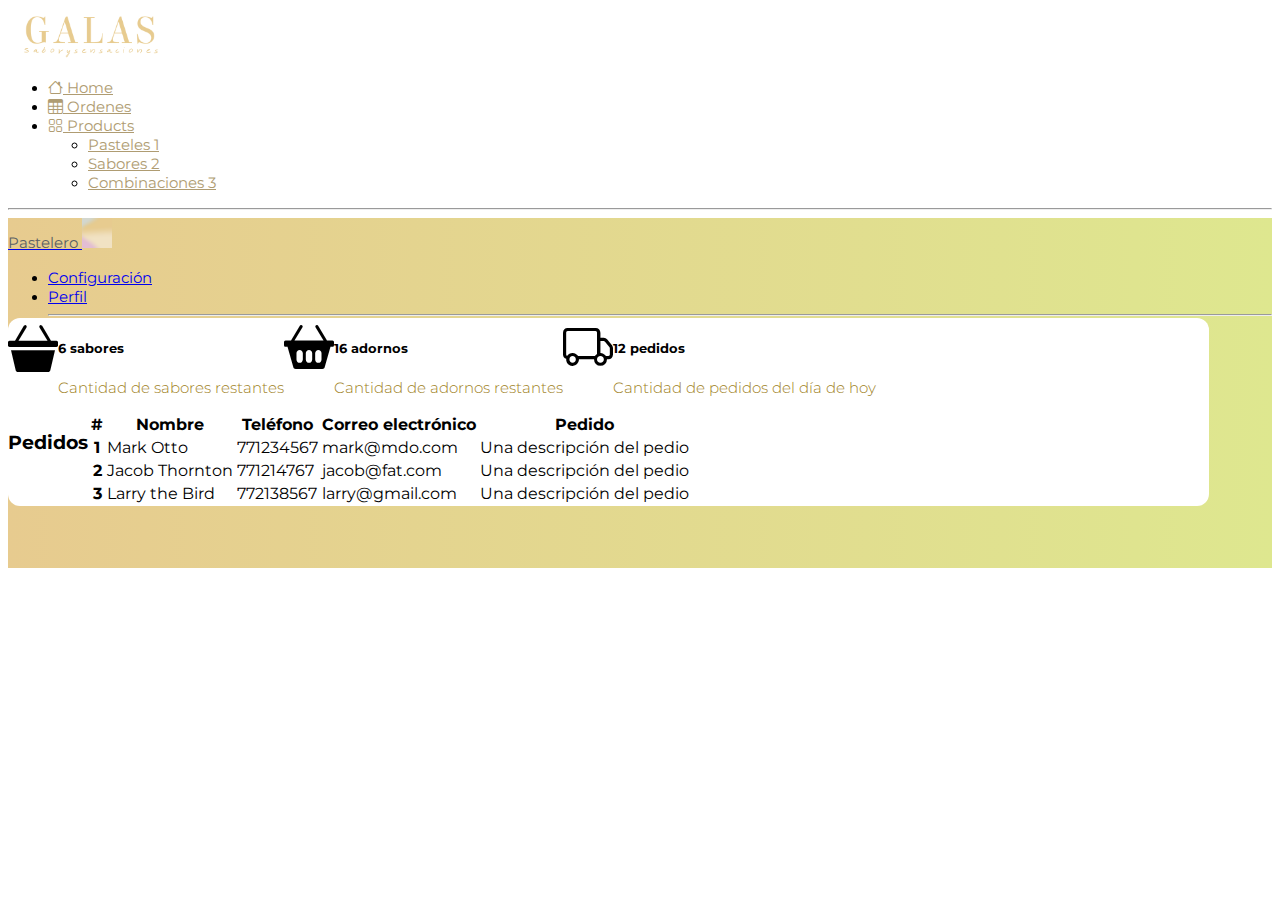
<file: html/pastelero.html>
<!doctype html>
<html lang="en">

<head>
    <!-- Required meta tags -->
    <meta charset="utf-8">
    <meta name="viewport" content="width=device-width, initial-scale=1">

    <!-- Bootstrap CSS -->
    <link href="https://cdn.jsdelivr.net/npm/bootstrap@5.1.3/dist/css/bootstrap.min.css" rel="stylesheet"
        integrity="sha384-1BmE4kWBq78iYhFldvKuhfTAU6auU8tT94WrHftjDbrCEXSU1oBoqyl2QvZ6jIW3" crossorigin="anonymous">
    <link rel="stylesheet" href="https://cdn.jsdelivr.net/npm/bootstrap-icons@1.8.1/font/bootstrap-icons.css">
    <!-- Google Fonts -->
    <link rel="preconnect" href="https://fonts.googleapis.com">
    <link rel="preconnect" href="https://fonts.gstatic.com" crossorigin>
    <link
        href="https://fonts.googleapis.com/css2?family=Caveat:wght@400;700&family=Elsie:wght@400;900&family=Montserrat:wght@100;300;400&display=swap"
        rel="stylesheet">
    <!-- Estilos locales -->
    <link href="../styles.css" rel="stylesheet">
    <title>Galas</title>
</head>

<body>
    <div class="container-fluid">
        <div class="row flex-nowrap">
            <div class="col-auto col-md-3 col-xl-2 px-sm-2 px-0 bg-dark shadow" id="sidebar">
                <div class="d-flex flex-column align-items-center align-items-sm-start px-3 pt-2 text-white min-vh-100">
                    <a href="/"
                        class="d-flex align-items-center pb-3 mb-md-0 me-md-auto text-white text-decoration-none">
                        <span class="fs-5 d-none d-sm-inline"><img src="../img/galax-color.png" height="50"
                                class="align-items-center"></span>
                    </a>
                    <ul class="nav nav-pills flex-column mb-sm-auto mb-0 align-items-center align-items-sm-start"
                        id="menu">
                        <li class="nav-item">
                            <a href="#" class="nav-link align-middle px-0">
                                <i class="fs-4 bi-house"></i> <span class="ms-1 d-none d-sm-inline">Home</span>
                            </a>
                        </li>
                        <li>
                            <a href="#" class="nav-link px-0 align-middle">
                                <i class="fs-4 bi-table"></i> <span class="ms-1 d-none d-sm-inline">Ordenes</span></a>
                        </li>
                        <li>
                            <a href="#submenu3" data-bs-toggle="collapse" class="nav-link px-0 align-middle">
                                <i class="fs-4 bi-grid"></i> <span class="ms-1 d-none d-sm-inline">Products</span> </a>
                            <ul class="collapse nav flex-column ms-1" id="submenu3" data-bs-parent="#menu">
                                <li class="w-100">
                                    <a href="#" class="nav-link px-0"> <span class="d-none d-sm-inline">Pasteles</span>
                                        1</a>
                                </li>
                                <li class="w-100">
                                    <a href="#" class="nav-link px-0"> <span class="d-none d-sm-inline">Sabores</span>
                                        2</a>
                                </li>
                                <li>
                                    <a href="#" class="nav-link px-0"> <span
                                            class="d-none d-sm-inline">Combinaciones</span>
                                        3</a>
                                </li>
                            </ul>
                        </li>
                        <!-- <li>
                            <a href="#" class="nav-link px-0 align-middle">
                                <i class="fs-4 bi-people"></i> <span class="ms-1 d-none d-sm-inline">Customers</span>
                            </a>
                        </li> -->
                    </ul>
                    <hr>
                </div>
            </div>
            <div class="col">
                <div class="row" id="bg-mesh">
                    <nav class="navbar-expand-lg py-3 px-3">
                        <div class="d-flex bd-highlight">
                            <div class="p-2 flex-grow-1 bd-highlight">
                                <!-- <span class="navbar-text">Pastelero</span> -->
                            </div>
                            <div class="p-2 bd-highlight">
                                <a href="#"
                                    class="d-flex align-items-center text-white text-decoration-none dropdown-toggle"
                                    id="dropdownUser1" data-bs-toggle="dropdown" aria-expanded="false">
                                    <span class="navbar-text pe-3">Pastelero</span>
                                    <img src="../img/mesh-gradient.png" alt="hugenerd" width="30" height="30"
                                        class="rounded-circle">
                                </a>
                                <ul class="dropdown-menu dropdown-menu-dark text-small shadow">
                                    <li><a class="dropdown-item" href="#">Configuración</a></li>
                                    <li><a class="dropdown-item" href="#">Perfil</a></li>
                                    <li>
                                        <hr class="dropdown-divider">
                                    </li>
                                    <li><a class="dropdown-item" href="#">Salir</a></li>
                                </ul>
                            </div>
                        </div>
                    </nav>
                </div>
                <div class="container shadow-lg" id="inicio-pastelero">
                    <div class="row pt-5 px-3">
                        <div class="col-sm-4">
                            <div class="card text-dark bg-warning mb-3">
                                <div class="card-body">
                                    <div class="row">
                                        <div class="col-sm-3">
                                            <i class="bi bi-basket3-fill"></i>
                                        </div>
                                        <div class="col-sm-9">
                                            <h5 class="card-title">6 sabores</h5>
                                            <p class="card-text">Cantidad de sabores restantes</p>
                                        </div>
                                    </div>
                                </div>
                            </div>
                        </div>
                        <div class="col-sm-4">
                            <div class="card text-dark bg-warning mb-3">
                                <div class="card-body">
                                    <div class="row">
                                        <div class="col-sm-3">
                                            <i class="bi bi-basket2-fill"></i>
                                        </div>
                                        <div class="col-sm-9">
                                            <h5 class="card-title">16 adornos</h5>
                                            <p class="card-text">Cantidad de adornos restantes</p>
                                        </div>
                                    </div>
                                </div>
                            </div>
                        </div>
                        <div class="col-sm-4">
                            <div class="card text-dark bg-warning mb-3">
                                <div class="card-body">
                                    <div class="row">
                                        <div class="col-sm-3">
                                            <i class="bi bi-truck"></i>
                                        </div>
                                        <div class="col-sm-9">
                                            <h5 class="card-title">12 pedidos</h5>
                                            <p class="card-text">Cantidad de pedidos del día de hoy</p>
                                        </div>
                                    </div>

                                </div>
                            </div>
                        </div>
                    </div>
                    <div class="row px-3 pt-5">
                        <h3>Pedidos</h3>
                        <div class="table-responsive">
                            <table class="table">
                                <thead>
                                    <tr>
                                        <th scope="col">#</th>
                                        <th scope="col">Nombre</th>
                                        <th scope="col">Teléfono</th>
                                        <th scope="col">Correo electrónico</th>
                                        <th scope="col">Pedido</th>
                                    </tr>
                                </thead>
                                <tbody>
                                    <tr>
                                        <th scope="row">1</th>
                                        <td>Mark Otto</td>
                                        <td>771234567</td>
                                        <td>mark@mdo.com</td>
                                        <td>Una descripción del pedio</td>
                                    </tr>
                                    <tr>
                                        <th scope="row">2</th>
                                        <td>Jacob Thornton</td>
                                        <td>771214767</td>
                                        <td>jacob@fat.com</td>
                                        <td>Una descripción del pedio</td>
                                    </tr>
                                    <tr>
                                        <th scope="row">3</th>
                                        <td>Larry the Bird</td>
                                        <td>772138567</td>
                                        <td>larry@gmail.com</td>
                                        <td>Una descripción del pedio</td>
                                    </tr>
                                </tbody>
                            </table>
                        </div>
                    </div>
                </div>

            </div>
        </div>
    </div>
    </div>

    <!-- Option 1: Bootstrap Bundle with Popper -->
    <script src="https://cdn.jsdelivr.net/npm/bootstrap@5.1.3/dist/js/bootstrap.bundle.min.js"
        integrity="sha384-ka7Sk0Gln4gmtz2MlQnikT1wXgYsOg+OMhuP+IlRH9sENBO0LRn5q+8nbTov4+1p"
        crossorigin="anonymous"></script>

    <!-- Option 2: Separate Popper and Bootstrap JS -->
    <!--
    <script src="https://cdn.jsdelivr.net/npm/@popperjs/core@2.10.2/dist/umd/popper.min.js" integrity="sha384-7+zCNj/IqJ95wo16oMtfsKbZ9ccEh31eOz1HGyDuCQ6wgnyJNSYdrPa03rtR1zdB" crossorigin="anonymous"></script>
    <script src="https://cdn.jsdelivr.net/npm/bootstrap@5.1.3/dist/js/bootstrap.min.js" integrity="sha384-QJHtvGhmr9XOIpI6YVutG+2QOK9T+ZnN4kzFN1RtK3zEFEIsxhlmWl5/YESvpZ13" crossorigin="anonymous"></script>
    -->
</body>

</html>
</file>
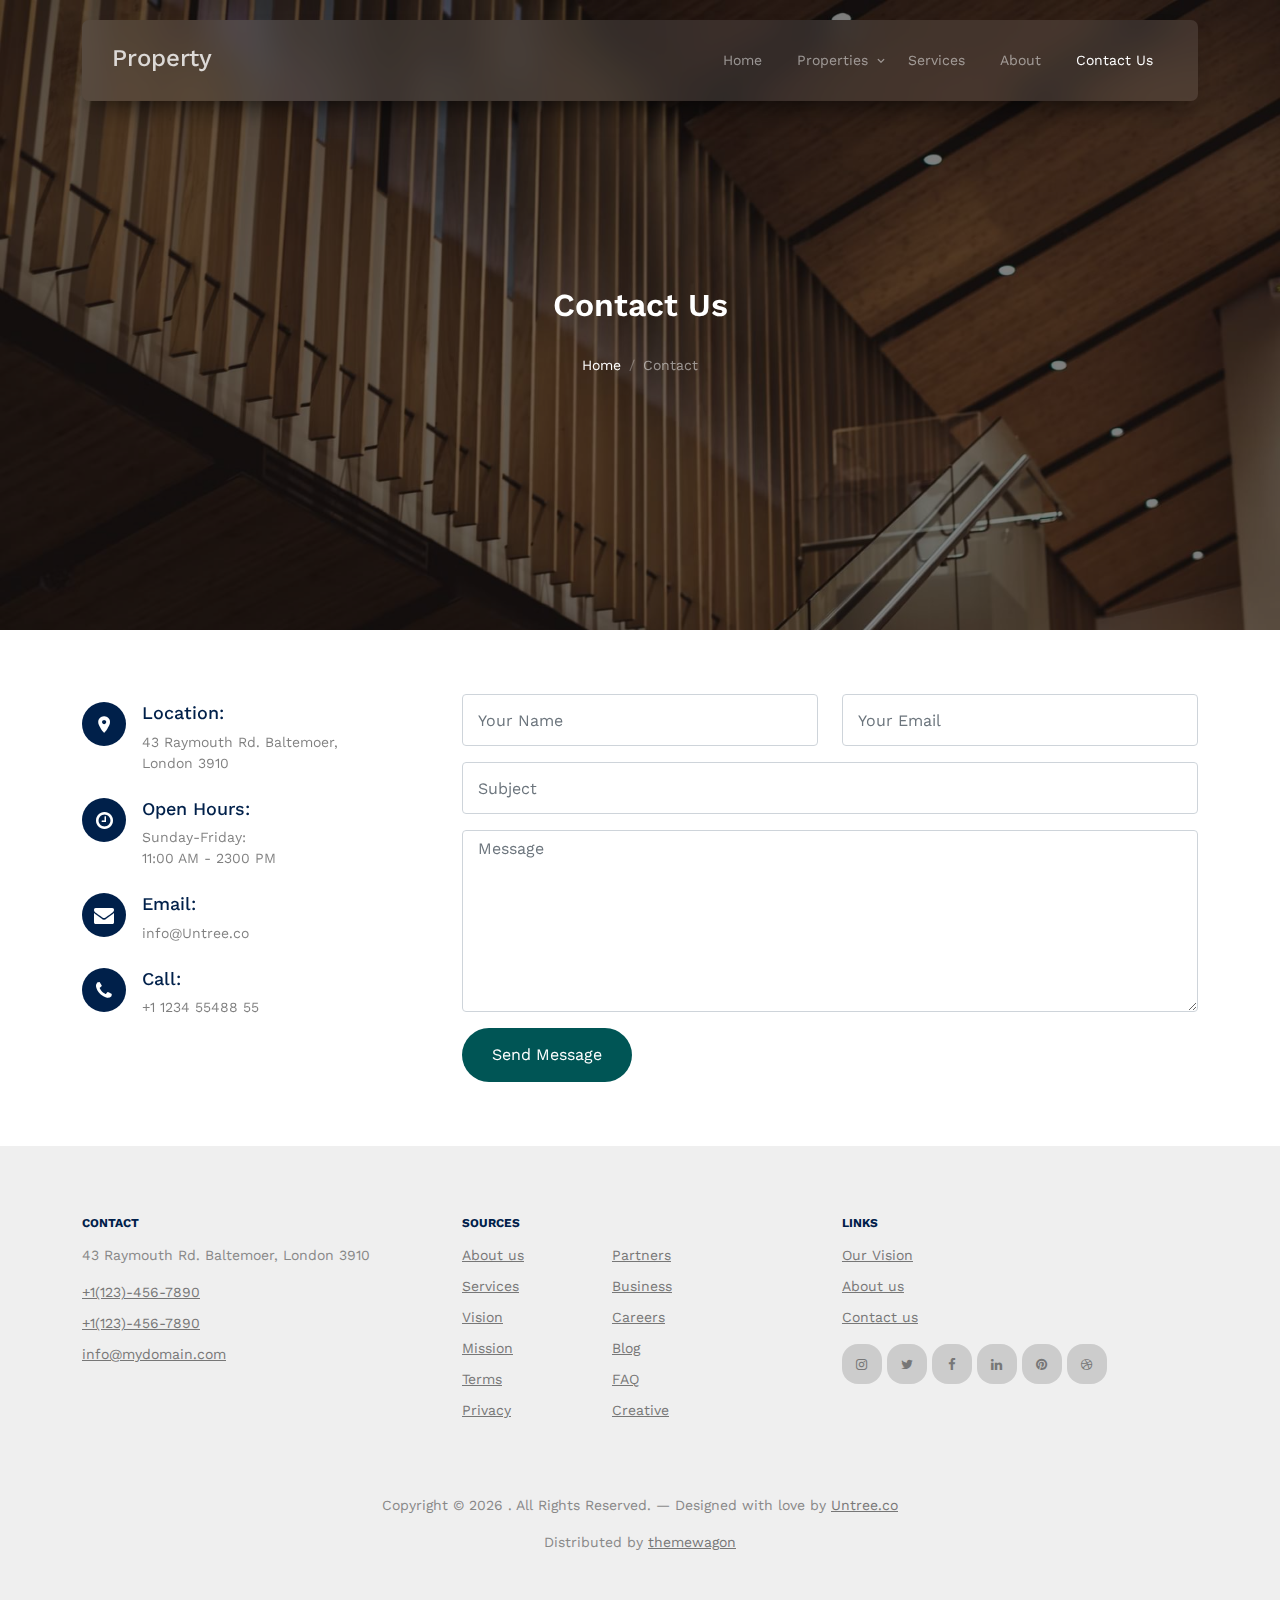
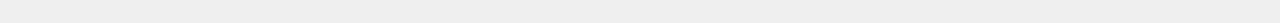
<file: property-1.0.0/contact.html>
<!-- /*
* Template Name: Property
* Template Author: Untree.co
* Template URI: https://untree.co/
* License: https://creativecommons.org/licenses/by/3.0/
*/ -->
<!DOCTYPE html>
<html lang="en">
  <head>
    <meta charset="utf-8" />
    <meta name="viewport" content="width=device-width, initial-scale=1" />
    <meta name="author" content="Untree.co" />
    <link rel="shortcut icon" href="favicon.png" />

    <meta name="description" content="" />
    <meta name="keywords" content="bootstrap, bootstrap5" />

    <link rel="preconnect" href="https://fonts.googleapis.com" />
    <link rel="preconnect" href="https://fonts.gstatic.com" crossorigin />
    <link
      href="https://fonts.googleapis.com/css2?family=Work+Sans:wght@400;500;600;700&display=swap"
      rel="stylesheet"
    />

    <link rel="stylesheet" href="fonts/icomoon/style.css" />
    <link rel="stylesheet" href="fonts/flaticon/font/flaticon.css" />

    <link rel="stylesheet" href="css/tiny-slider.css" />
    <link rel="stylesheet" href="css/aos.css" />
    <link rel="stylesheet" href="css/style.css" />

    <title>
      Property &mdash; Free Bootstrap 5 Website Template by Untree.co
    </title>
  </head>
  <body>
    <div class="site-mobile-menu site-navbar-target">
      <div class="site-mobile-menu-header">
        <div class="site-mobile-menu-close">
          <span class="icofont-close js-menu-toggle"></span>
        </div>
      </div>
      <div class="site-mobile-menu-body"></div>
    </div>

    <nav class="site-nav">
      <div class="container">
        <div class="menu-bg-wrap">
          <div class="site-navigation">
            <a href="index.html" class="logo m-0 float-start">Property</a>

            <ul
              class="js-clone-nav d-none d-lg-inline-block text-start site-menu float-end"
            >
              <li><a href="index.html">Home</a></li>
              <li class="has-children">
                <a href="properties.html">Properties</a>
                <ul class="dropdown">
                  <li><a href="#">Buy Property</a></li>
                  <li><a href="#">Sell Property</a></li>
                  <li class="has-children">
                    <a href="#">Dropdown</a>
                    <ul class="dropdown">
                      <li><a href="#">Sub Menu One</a></li>
                      <li><a href="#">Sub Menu Two</a></li>
                      <li><a href="#">Sub Menu Three</a></li>
                    </ul>
                  </li>
                </ul>
              </li>
              <li><a href="services.html">Services</a></li>
              <li><a href="about.html">About</a></li>
              <li class="active"><a href="contact.html">Contact Us</a></li>
            </ul>

            <a
              href="#"
              class="burger light me-auto float-end mt-1 site-menu-toggle js-menu-toggle d-inline-block d-lg-none"
              data-toggle="collapse"
              data-target="#main-navbar"
            >
              <span></span>
            </a>
          </div>
        </div>
      </div>
    </nav>

    <div
      class="hero page-inner overlay"
      style="background-image: url('images/hero_bg_1.jpg')"
    >
      <div class="container">
        <div class="row justify-content-center align-items-center">
          <div class="col-lg-9 text-center mt-5">
            <h1 class="heading" data-aos="fade-up">Contact Us</h1>

            <nav
              aria-label="breadcrumb"
              data-aos="fade-up"
              data-aos-delay="200"
            >
              <ol class="breadcrumb text-center justify-content-center">
                <li class="breadcrumb-item"><a href="index.html">Home</a></li>
                <li
                  class="breadcrumb-item active text-white-50"
                  aria-current="page"
                >
                  Contact
                </li>
              </ol>
            </nav>
          </div>
        </div>
      </div>
    </div>

    <div class="section">
      <div class="container">
        <div class="row">
          <div
            class="col-lg-4 mb-5 mb-lg-0"
            data-aos="fade-up"
            data-aos-delay="100"
          >
            <div class="contact-info">
              <div class="address mt-2">
                <i class="icon-room"></i>
                <h4 class="mb-2">Location:</h4>
                <p>
                  43 Raymouth Rd. Baltemoer,<br />
                  London 3910
                </p>
              </div>

              <div class="open-hours mt-4">
                <i class="icon-clock-o"></i>
                <h4 class="mb-2">Open Hours:</h4>
                <p>
                  Sunday-Friday:<br />
                  11:00 AM - 2300 PM
                </p>
              </div>

              <div class="email mt-4">
                <i class="icon-envelope"></i>
                <h4 class="mb-2">Email:</h4>
                <p>info@Untree.co</p>
              </div>

              <div class="phone mt-4">
                <i class="icon-phone"></i>
                <h4 class="mb-2">Call:</h4>
                <p>+1 1234 55488 55</p>
              </div>
            </div>
          </div>
          <div class="col-lg-8" data-aos="fade-up" data-aos-delay="200">
            <form action="#">
              <div class="row">
                <div class="col-6 mb-3">
                  <input
                    type="text"
                    class="form-control"
                    placeholder="Your Name"
                  />
                </div>
                <div class="col-6 mb-3">
                  <input
                    type="email"
                    class="form-control"
                    placeholder="Your Email"
                  />
                </div>
                <div class="col-12 mb-3">
                  <input
                    type="text"
                    class="form-control"
                    placeholder="Subject"
                  />
                </div>
                <div class="col-12 mb-3">
                  <textarea
                    name=""
                    id=""
                    cols="30"
                    rows="7"
                    class="form-control"
                    placeholder="Message"
                  ></textarea>
                </div>

                <div class="col-12">
                  <input
                    type="submit"
                    value="Send Message"
                    class="btn btn-primary"
                  />
                </div>
              </div>
            </form>
          </div>
        </div>
      </div>
    </div>
    <!-- /.untree_co-section -->

    <div class="site-footer">
      <div class="container">
        <div class="row">
          <div class="col-lg-4">
            <div class="widget">
              <h3>Contact</h3>
              <address>43 Raymouth Rd. Baltemoer, London 3910</address>
              <ul class="list-unstyled links">
                <li><a href="tel://11234567890">+1(123)-456-7890</a></li>
                <li><a href="tel://11234567890">+1(123)-456-7890</a></li>
                <li>
                  <a href="mailto:info@mydomain.com">info@mydomain.com</a>
                </li>
              </ul>
            </div>
            <!-- /.widget -->
          </div>
          <!-- /.col-lg-4 -->
          <div class="col-lg-4">
            <div class="widget">
              <h3>Sources</h3>
              <ul class="list-unstyled float-start links">
                <li><a href="#">About us</a></li>
                <li><a href="#">Services</a></li>
                <li><a href="#">Vision</a></li>
                <li><a href="#">Mission</a></li>
                <li><a href="#">Terms</a></li>
                <li><a href="#">Privacy</a></li>
              </ul>
              <ul class="list-unstyled float-start links">
                <li><a href="#">Partners</a></li>
                <li><a href="#">Business</a></li>
                <li><a href="#">Careers</a></li>
                <li><a href="#">Blog</a></li>
                <li><a href="#">FAQ</a></li>
                <li><a href="#">Creative</a></li>
              </ul>
            </div>
            <!-- /.widget -->
          </div>
          <!-- /.col-lg-4 -->
          <div class="col-lg-4">
            <div class="widget">
              <h3>Links</h3>
              <ul class="list-unstyled links">
                <li><a href="#">Our Vision</a></li>
                <li><a href="#">About us</a></li>
                <li><a href="#">Contact us</a></li>
              </ul>

              <ul class="list-unstyled social">
                <li>
                  <a href="#"><span class="icon-instagram"></span></a>
                </li>
                <li>
                  <a href="#"><span class="icon-twitter"></span></a>
                </li>
                <li>
                  <a href="#"><span class="icon-facebook"></span></a>
                </li>
                <li>
                  <a href="#"><span class="icon-linkedin"></span></a>
                </li>
                <li>
                  <a href="#"><span class="icon-pinterest"></span></a>
                </li>
                <li>
                  <a href="#"><span class="icon-dribbble"></span></a>
                </li>
              </ul>
            </div>
            <!-- /.widget -->
          </div>
          <!-- /.col-lg-4 -->
        </div>
        <!-- /.row -->

        <div class="row mt-5">
          <div class="col-12 text-center">
            <!-- 
              **==========
              NOTE: 
              Please don't remove this copyright link unless you buy the license here https://untree.co/license/  
              **==========
            -->

            <p>
              Copyright &copy;
              <script>
                document.write(new Date().getFullYear());
              </script>
              . All Rights Reserved. &mdash; Designed with love by
              <a href="https://untree.co">Untree.co</a>
              <!-- License information: https://untree.co/license/ -->
            </p>
            <div>
              Distributed by
              <a href="https://themewagon.com/" target="_blank">themewagon</a>
            </div>
          </div>
        </div>
      </div>
      <!-- /.container -->
    </div>
    <!-- /.site-footer -->

    <!-- Preloader -->
    <div id="overlayer"></div>
    <div class="loader">
      <div class="spinner-border" role="status">
        <span class="visually-hidden">Loading...</span>
      </div>
    </div>

    <script src="js/bootstrap.bundle.min.js"></script>
    <script src="js/tiny-slider.js"></script>
    <script src="js/aos.js"></script>
    <script src="js/navbar.js"></script>
    <script src="js/counter.js"></script>
    <script src="js/custom.js"></script>
  </body>
</html>
</file>
<file: practica-css/styles.css>
/*
PALETA DE COLORES

Morado #306add
Azul #1f3e72 //Color de titulos
Azul #108fe4 //Background imagenes degradado con morado
Gris #6d7b93 //Color de links navbar y texto general
Gris #ebf2fe //Background de los iconos
Gris #e5e4f5 //Logos vacunas Covid

*/

/*
  Tipografias disponibles
  
  font-family: 'Inter', sans-serif;
  Thin 100
  Extra-light 200
  Light 300
  Regular 400
  Bold 700
  Extra-bold 800
  
*/

body {
  background-color: #ffffff;
  font-family: 'Inter', sans-serif;
  color: #6d7b93;
}

nav {
  background-color: rgba(255, 255, 255, 0.8);
  backdrop-filter: blur(10px);
  -webkit-backdrop-filter: blur(10px);
}

.navbar-brand {
  color: #306add !important;
  font-weight: 700;
  font-size: 25px;
}

nav a {
  color: #6d7b93 !important;
  font-weight: 700;
  font-size: 14px;
}

.box {
  position: relative;
  z-index: 2;
  top: -150px;
  box-shadow: 0px 5px 20px 0px rgba(0, 0, 0, 0.1);
}


.box {
  background-color: rgba(255, 255, 255, 0.8);
  border-radius: 5px;
  line-height: 1;
  backdrop-filter: blur(10px);
  -webkit-backdrop-filter: blur(10px);
  max-width: 70%;
  /* max-height: 80%; */
  padding: 20px 40px;
}

.box h5 {
  color: #1f3e72;
  font-weight: 700;
  margin-left: 35px;
}

.my-btn {
  padding: 15px 27px 15px 27px;
  background-color: #306add;
  text-align: center;
  color: #ffffff !important;
  font-weight: 700;
  border-radius: 5px;
  box-shadow: 0px 5px 8px 1px rgba(0, 0, 0, 0.2);
  text-decoration: none;
}

.my-btn-contact {
  padding: 12px 25px 12px 25px;
  background-color: #ebf2fe;
  text-align: center;
  color: #306add;
  font-weight: 700;
  border-radius: 5px;
  text-decoration: none;
  transition: 0.3s;
}

.my-btn-contact:hover {
  background-color: #306add;
  color: #ffffff;
  box-shadow: 0px 5px 15px 1px rgba(0, 0, 0, 0.2);
}


#titulo {
  padding-top: 150px;
  padding-inline: 100px;
  justify-content: center;
  align-items: center;
}

h1,
h2,
h3,
h4,
h5 {
  color: #1f3e72;
  font-weight: 700;
}

#titulo h1 {
  font-size: 60px;
}

#cuerpo-texto {
  line-height: 30px;
  letter-spacing: 1.5px;
  font-size: 17px;
}


#imagen-1 {
  background-image: linear-gradient(to left, #306add, #108fe4);
  padding-top: 100px;
}

#imagen-2 {
  background-image: linear-gradient(to left, #306add, #108fe4);
  height: 350px;
}

#imagen-3 {
  background-image: linear-gradient(to left, #306add, #108fe4);
  height: 400px;
}

.bg-white-1 {
  margin-top: 250px;
  width: 100%;
  background-color: red;
}

#seccion-3 img {
  position: relative;
  z-index: 3;
  top: -200px;
}

#seccion-4 img {
  position: relative;
  z-index: 2;
  top: -250px;
}

#seccion-4 .contact {
  color: #1f3e72;
  font-size: 19px;
  line-height: 10px;
}

.box-contact {
  border-radius: 10px;
  transition: 0.4s;
}

.box-contact:hover {
  box-shadow: 0px 30px 30px 0px #306add20 !important;
}

/* .align-icons-1{
  display: flex;
} */

.align-icons-1 i {
  padding: 5px 8px;
  background-color: #ebf2fe;
  color: #306add;
  margin-right: 10px;
  border-radius: 6px;
  /* box-shadow: 0px 5px 8px 1px rgba(0, 0, 0, 0.1); */
}

.align-icons-2 i {
  padding: 5px 8px;
  background-color: #feffe0;
  color: #ffe710;
  margin-right: 10px;
  border-radius: 3px;
}

#seccion-2 img {
  filter: grayscale(1) opacity(15%);
  transition: 0.5s;
}

#seccion-2 img:hover {
  filter: grayscale(0.0) opacity(100%);
}

.benefits-box {
  border-radius: 10px;
  /* max-height: 28rem; */
  height: 300px;
  transition: 0.5s;
}

.benefits-box i {
  transition: 0.5s;
}

.benefits-box:hover,
.benefits-box i:hover {
  box-shadow: 0px 30px 30px 0px #306add20 !important;
}

#seccion-3,
#seccion-4 {
  padding-top: 100px;
}

.accordion-title {
  color: #1f3e72;
}

footer {
  background-color: #ebf2fe;
}

footer a {
  text-decoration: none;
  color: #6d7b93;
}

footer span,
a {
  font-size: 13px;
}

footer a:hover {
  color: #306add;
}

small {
  font-size: 10px;
}
</file>
<file: property-1.0.0/fonts/icomoon/style.css>
@font-face {
  font-family: 'icomoon';
  src:  url('fonts/icomoon.eot?10si43');
  src:  url('fonts/icomoon.eot?10si43#iefix') format('embedded-opentype'),
    url('fonts/icomoon.ttf?10si43') format('truetype'),
    url('fonts/icomoon.woff?10si43') format('woff'),
    url('fonts/icomoon.svg?10si43#icomoon') format('svg');
  font-weight: normal;
  font-style: normal;
}

[class^="icon-"], [class*=" icon-"] {
  /* use !important to prevent issues with browser extensions that change fonts */
  font-family: 'icomoon' !important;
  speak: none;
  font-style: normal;
  font-weight: normal;
  font-variant: normal;
  text-transform: none;
  line-height: 1;

  /* Better Font Rendering =========== */
  -webkit-font-smoothing: antialiased;
  -moz-osx-font-smoothing: grayscale;
}

.icon-asterisk:before {
  content: "\f069";
}
.icon-plus:before {
  content: "\f067";
}
.icon-question:before {
  content: "\f128";
}
.icon-minus:before {
  content: "\f068";
}
.icon-glass:before {
  content: "\f000";
}
.icon-music:before {
  content: "\f001";
}
.icon-search:before {
  content: "\f002";
}
.icon-envelope-o:before {
  content: "\f003";
}
.icon-heart:before {
  content: "\f004";
}
.icon-star:before {
  content: "\f005";
}
.icon-star-o:before {
  content: "\f006";
}
.icon-user:before {
  content: "\f007";
}
.icon-film:before {
  content: "\f008";
}
.icon-th-large:before {
  content: "\f009";
}
.icon-th:before {
  content: "\f00a";
}
.icon-th-list:before {
  content: "\f00b";
}
.icon-check:before {
  content: "\f00c";
}
.icon-close:before {
  content: "\f00d";
}
.icon-remove:before {
  content: "\f00d";
}
.icon-times:before {
  content: "\f00d";
}
.icon-search-plus:before {
  content: "\f00e";
}
.icon-search-minus:before {
  content: "\f010";
}
.icon-power-off:before {
  content: "\f011";
}
.icon-signal:before {
  content: "\f012";
}
.icon-cog:before {
  content: "\f013";
}
.icon-gear:before {
  content: "\f013";
}
.icon-trash-o:before {
  content: "\f014";
}
.icon-home:before {
  content: "\f015";
}
.icon-file-o:before {
  content: "\f016";
}
.icon-clock-o:before {
  content: "\f017";
}
.icon-road:before {
  content: "\f018";
}
.icon-download:before {
  content: "\f019";
}
.icon-arrow-circle-o-down:before {
  content: "\f01a";
}
.icon-arrow-circle-o-up:before {
  content: "\f01b";
}
.icon-inbox:before {
  content: "\f01c";
}
.icon-play-circle-o:before {
  content: "\f01d";
}
.icon-repeat:before {
  content: "\f01e";
}
.icon-rotate-right:before {
  content: "\f01e";
}
.icon-refresh:before {
  content: "\f021";
}
.icon-list-alt:before {
  content: "\f022";
}
.icon-lock:before {
  content: "\f023";
}
.icon-flag:before {
  content: "\f024";
}
.icon-headphones:before {
  content: "\f025";
}
.icon-volume-off:before {
  content: "\f026";
}
.icon-volume-down:before {
  content: "\f027";
}
.icon-volume-up:before {
  content: "\f028";
}
.icon-qrcode:before {
  content: "\f029";
}
.icon-barcode:before {
  content: "\f02a";
}
.icon-tag:before {
  content: "\f02b";
}
.icon-tags:before {
  content: "\f02c";
}
.icon-book:before {
  content: "\f02d";
}
.icon-bookmark:before {
  content: "\f02e";
}
.icon-print:before {
  content: "\f02f";
}
.icon-camera:before {
  content: "\f030";
}
.icon-font:before {
  content: "\f031";
}
.icon-bold:before {
  content: "\f032";
}
.icon-italic:before {
  content: "\f033";
}
.icon-text-height:before {
  content: "\f034";
}
.icon-text-width:before {
  content: "\f035";
}
.icon-align-left:before {
  content: "\f036";
}
.icon-align-center:before {
  content: "\f037";
}
.icon-align-right:before {
  content: "\f038";
}
.icon-align-justify:before {
  content: "\f039";
}
.icon-list:before {
  content: "\f03a";
}
.icon-dedent:before {
  content: "\f03b";
}
.icon-outdent:before {
  content: "\f03b";
}
.icon-indent:before {
  content: "\f03c";
}
.icon-video-camera:before {
  content: "\f03d";
}
.icon-image:before {
  content: "\f03e";
}
.icon-photo:before {
  content: "\f03e";
}
.icon-picture-o:before {
  content: "\f03e";
}
.icon-pencil:before {
  content: "\f040";
}
.icon-map-marker:before {
  content: "\f041";
}
.icon-adjust:before {
  content: "\f042";
}
.icon-tint:before {
  content: "\f043";
}
.icon-edit:before {
  content: "\f044";
}
.icon-pencil-square-o:before {
  content: "\f044";
}
.icon-share-square-o:before {
  content: "\f045";
}
.icon-check-square-o:before {
  content: "\f046";
}
.icon-arrows:before {
  content: "\f047";
}
.icon-step-backward:before {
  content: "\f048";
}
.icon-fast-backward:before {
  content: "\f049";
}
.icon-backward:before {
  content: "\f04a";
}
.icon-play:before {
  content: "\f04b";
}
.icon-pause:before {
  content: "\f04c";
}
.icon-stop:before {
  content: "\f04d";
}
.icon-forward:before {
  content: "\f04e";
}
.icon-fast-forward:before {
  content: "\f050";
}
.icon-step-forward:before {
  content: "\f051";
}
.icon-eject:before {
  content: "\f052";
}
.icon-chevron-left:before {
  content: "\f053";
}
.icon-chevron-right:before {
  content: "\f054";
}
.icon-plus-circle:before {
  content: "\f055";
}
.icon-minus-circle:before {
  content: "\f056";
}
.icon-times-circle:before {
  content: "\f057";
}
.icon-check-circle:before {
  content: "\f058";
}
.icon-question-circle:before {
  content: "\f059";
}
.icon-info-circle:before {
  content: "\f05a";
}
.icon-crosshairs:before {
  content: "\f05b";
}
.icon-times-circle-o:before {
  content: "\f05c";
}
.icon-check-circle-o:before {
  content: "\f05d";
}
.icon-ban:before {
  content: "\f05e";
}
.icon-arrow-left:before {
  content: "\f060";
}
.icon-arrow-right:before {
  content: "\f061";
}
.icon-arrow-up:before {
  content: "\f062";
}
.icon-arrow-down:before {
  content: "\f063";
}
.icon-mail-forward:before {
  content: "\f064";
}
.icon-share:before {
  content: "\f064";
}
.icon-expand:before {
  content: "\f065";
}
.icon-compress:before {
  content: "\f066";
}
.icon-exclamation-circle:before {
  content: "\f06a";
}
.icon-gift:before {
  content: "\f06b";
}
.icon-leaf:before {
  content: "\f06c";
}
.icon-fire:before {
  content: "\f06d";
}
.icon-eye:before {
  content: "\f06e";
}
.icon-eye-slash:before {
  content: "\f070";
}
.icon-exclamation-triangle:before {
  content: "\f071";
}
.icon-warning:before {
  content: "\f071";
}
.icon-plane:before {
  content: "\f072";
}
.icon-calendar:before {
  content: "\f073";
}
.icon-random:before {
  content: "\f074";
}
.icon-comment:before {
  content: "\f075";
}
.icon-magnet:before {
  content: "\f076";
}
.icon-chevron-up:before {
  content: "\f077";
}
.icon-chevron-down:before {
  content: "\f078";
}
.icon-retweet:before {
  content: "\f079";
}
.icon-shopping-cart:before {
  content: "\f07a";
}
.icon-folder:before {
  content: "\f07b";
}
.icon-folder-open:before {
  content: "\f07c";
}
.icon-arrows-v:before {
  content: "\f07d";
}
.icon-arrows-h:before {
  content: "\f07e";
}
.icon-bar-chart:before {
  content: "\f080";
}
.icon-bar-chart-o:before {
  content: "\f080";
}
.icon-twitter-square:before {
  content: "\f081";
}
.icon-facebook-square:before {
  content: "\f082";
}
.icon-camera-retro:before {
  content: "\f083";
}
.icon-key:before {
  content: "\f084";
}
.icon-cogs:before {
  content: "\f085";
}
.icon-gears:before {
  content: "\f085";
}
.icon-comments:before {
  content: "\f086";
}
.icon-thumbs-o-up:before {
  content: "\f087";
}
.icon-thumbs-o-down:before {
  content: "\f088";
}
.icon-star-half:before {
  content: "\f089";
}
.icon-heart-o:before {
  content: "\f08a";
}
.icon-sign-out:before {
  content: "\f08b";
}
.icon-linkedin-square:before {
  content: "\f08c";
}
.icon-thumb-tack:before {
  content: "\f08d";
}
.icon-external-link:before {
  content: "\f08e";
}
.icon-sign-in:before {
  content: "\f090";
}
.icon-trophy:before {
  content: "\f091";
}
.icon-github-square:before {
  content: "\f092";
}
.icon-upload:before {
  content: "\f093";
}
.icon-lemon-o:before {
  content: "\f094";
}
.icon-phone:before {
  content: "\f095";
}
.icon-square-o:before {
  content: "\f096";
}
.icon-bookmark-o:before {
  content: "\f097";
}
.icon-phone-square:before {
  content: "\f098";
}
.icon-twitter:before {
  content: "\f099";
}
.icon-facebook:before {
  content: "\f09a";
}
.icon-facebook-f:before {
  content: "\f09a";
}
.icon-github:before {
  content: "\f09b";
}
.icon-unlock:before {
  content: "\f09c";
}
.icon-credit-card:before {
  content: "\f09d";
}
.icon-feed:before {
  content: "\f09e";
}
.icon-rss:before {
  content: "\f09e";
}
.icon-hdd-o:before {
  content: "\f0a0";
}
.icon-bullhorn:before {
  content: "\f0a1";
}
.icon-bell-o:before {
  content: "\f0a2";
}
.icon-certificate:before {
  content: "\f0a3";
}
.icon-hand-o-right:before {
  content: "\f0a4";
}
.icon-hand-o-left:before {
  content: "\f0a5";
}
.icon-hand-o-up:before {
  content: "\f0a6";
}
.icon-hand-o-down:before {
  content: "\f0a7";
}
.icon-arrow-circle-left:before {
  content: "\f0a8";
}
.icon-arrow-circle-right:before {
  content: "\f0a9";
}
.icon-arrow-circle-up:before {
  content: "\f0aa";
}
.icon-arrow-circle-down:before {
  content: "\f0ab";
}
.icon-globe:before {
  content: "\f0ac";
}
.icon-wrench:before {
  content: "\f0ad";
}
.icon-tasks:before {
  content: "\f0ae";
}
.icon-filter:before {
  content: "\f0b0";
}
.icon-briefcase:before {
  content: "\f0b1";
}
.icon-arrows-alt:before {
  content: "\f0b2";
}
.icon-group:before {
  content: "\f0c0";
}
.icon-users:before {
  content: "\f0c0";
}
.icon-chain:before {
  content: "\f0c1";
}
.icon-link:before {
  content: "\f0c1";
}
.icon-cloud:before {
  content: "\f0c2";
}
.icon-flask:before {
  content: "\f0c3";
}
.icon-cut:before {
  content: "\f0c4";
}
.icon-scissors:before {
  content: "\f0c4";
}
.icon-copy:before {
  content: "\f0c5";
}
.icon-files-o:before {
  content: "\f0c5";
}
.icon-paperclip:before {
  content: "\f0c6";
}
.icon-floppy-o:before {
  content: "\f0c7";
}
.icon-save:before {
  content: "\f0c7";
}
.icon-square:before {
  content: "\f0c8";
}
.icon-bars:before {
  content: "\f0c9";
}
.icon-navicon:before {
  content: "\f0c9";
}
.icon-reorder:before {
  content: "\f0c9";
}
.icon-list-ul:before {
  content: "\f0ca";
}
.icon-list-ol:before {
  content: "\f0cb";
}
.icon-strikethrough:before {
  content: "\f0cc";
}
.icon-underline:before {
  content: "\f0cd";
}
.icon-table:before {
  content: "\f0ce";
}
.icon-magic:before {
  content: "\f0d0";
}
.icon-truck:before {
  content: "\f0d1";
}
.icon-pinterest:before {
  content: "\f0d2";
}
.icon-pinterest-square:before {
  content: "\f0d3";
}
.icon-google-plus-square:before {
  content: "\f0d4";
}
.icon-google-plus:before {
  content: "\f0d5";
}
.icon-money:before {
  content: "\f0d6";
}
.icon-caret-down:before {
  content: "\f0d7";
}
.icon-caret-up:before {
  content: "\f0d8";
}
.icon-caret-left:before {
  content: "\f0d9";
}
.icon-caret-right:before {
  content: "\f0da";
}
.icon-columns:before {
  content: "\f0db";
}
.icon-sort:before {
  content: "\f0dc";
}
.icon-unsorted:before {
  content: "\f0dc";
}
.icon-sort-desc:before {
  content: "\f0dd";
}
.icon-sort-down:before {
  content: "\f0dd";
}
.icon-sort-asc:before {
  content: "\f0de";
}
.icon-sort-up:before {
  content: "\f0de";
}
.icon-envelope:before {
  content: "\f0e0";
}
.icon-linkedin:before {
  content: "\f0e1";
}
.icon-rotate-left:before {
  content: "\f0e2";
}
.icon-undo:before {
  content: "\f0e2";
}
.icon-gavel:before {
  content: "\f0e3";
}
.icon-legal:before {
  content: "\f0e3";
}
.icon-dashboard:before {
  content: "\f0e4";
}
.icon-tachometer:before {
  content: "\f0e4";
}
.icon-comment-o:before {
  content: "\f0e5";
}
.icon-comments-o:before {
  content: "\f0e6";
}
.icon-bolt:before {
  content: "\f0e7";
}
.icon-flash:before {
  content: "\f0e7";
}
.icon-sitemap:before {
  content: "\f0e8";
}
.icon-umbrella:before {
  content: "\f0e9";
}
.icon-clipboard:before {
  content: "\f0ea";
}
.icon-paste:before {
  content: "\f0ea";
}
.icon-lightbulb-o:before {
  content: "\f0eb";
}
.icon-exchange:before {
  content: "\f0ec";
}
.icon-cloud-download:before {
  content: "\f0ed";
}
.icon-cloud-upload:before {
  content: "\f0ee";
}
.icon-user-md:before {
  content: "\f0f0";
}
.icon-stethoscope:before {
  content: "\f0f1";
}
.icon-suitcase:before {
  content: "\f0f2";
}
.icon-bell:before {
  content: "\f0f3";
}
.icon-coffee:before {
  content: "\f0f4";
}
.icon-cutlery:before {
  content: "\f0f5";
}
.icon-file-text-o:before {
  content: "\f0f6";
}
.icon-building-o:before {
  content: "\f0f7";
}
.icon-hospital-o:before {
  content: "\f0f8";
}
.icon-ambulance:before {
  content: "\f0f9";
}
.icon-medkit:before {
  content: "\f0fa";
}
.icon-fighter-jet:before {
  content: "\f0fb";
}
.icon-beer:before {
  content: "\f0fc";
}
.icon-h-square:before {
  content: "\f0fd";
}
.icon-plus-square:before {
  content: "\f0fe";
}
.icon-angle-double-left:before {
  content: "\f100";
}
.icon-angle-double-right:before {
  content: "\f101";
}
.icon-angle-double-up:before {
  content: "\f102";
}
.icon-angle-double-down:before {
  content: "\f103";
}
.icon-angle-left:before {
  content: "\f104";
}
.icon-angle-right:before {
  content: "\f105";
}
.icon-angle-up:before {
  content: "\f106";
}
.icon-angle-down:before {
  content: "\f107";
}
.icon-desktop:before {
  content: "\f108";
}
.icon-laptop:before {
  content: "\f109";
}
.icon-tablet:before {
  content: "\f10a";
}
.icon-mobile:before {
  content: "\f10b";
}
.icon-mobile-phone:before {
  content: "\f10b";
}
.icon-circle-o:before {
  content: "\f10c";
}
.icon-quote-left:before {
  content: "\f10d";
}
.icon-quote-right:before {
  content: "\f10e";
}
.icon-spinner:before {
  content: "\f110";
}
.icon-circle:before {
  content: "\f111";
}
.icon-mail-reply:before {
  content: "\f112";
}
.icon-reply:before {
  content: "\f112";
}
.icon-github-alt:before {
  content: "\f113";
}
.icon-folder-o:before {
  content: "\f114";
}
.icon-folder-open-o:before {
  content: "\f115";
}
.icon-smile-o:before {
  content: "\f118";
}
.icon-frown-o:before {
  content: "\f119";
}
.icon-meh-o:before {
  content: "\f11a";
}
.icon-gamepad:before {
  content: "\f11b";
}
.icon-keyboard-o:before {
  content: "\f11c";
}
.icon-flag-o:before {
  content: "\f11d";
}
.icon-flag-checkered:before {
  content: "\f11e";
}
.icon-terminal:before {
  content: "\f120";
}
.icon-code:before {
  content: "\f121";
}
.icon-mail-reply-all:before {
  content: "\f122";
}
.icon-reply-all:before {
  content: "\f122";
}
.icon-star-half-empty:before {
  content: "\f123";
}
.icon-star-half-full:before {
  content: "\f123";
}
.icon-star-half-o:before {
  content: "\f123";
}
.icon-location-arrow:before {
  content: "\f124";
}
.icon-crop:before {
  content: "\f125";
}
.icon-code-fork:before {
  content: "\f126";
}
.icon-chain-broken:before {
  content: "\f127";
}
.icon-unlink:before {
  content: "\f127";
}
.icon-info:before {
  content: "\f129";
}
.icon-exclamation:before {
  content: "\f12a";
}
.icon-superscript:before {
  content: "\f12b";
}
.icon-subscript:before {
  content: "\f12c";
}
.icon-eraser:before {
  content: "\f12d";
}
.icon-puzzle-piece:before {
  content: "\f12e";
}
.icon-microphone:before {
  content: "\f130";
}
.icon-microphone-slash:before {
  content: "\f131";
}
.icon-shield:before {
  content: "\f132";
}
.icon-calendar-o:before {
  content: "\f133";
}
.icon-fire-extinguisher:before {
  content: "\f134";
}
.icon-rocket:before {
  content: "\f135";
}
.icon-maxcdn:before {
  content: "\f136";
}
.icon-chevron-circle-left:before {
  content: "\f137";
}
.icon-chevron-circle-right:before {
  content: "\f138";
}
.icon-chevron-circle-up:before {
  content: "\f139";
}
.icon-chevron-circle-down:before {
  content: "\f13a";
}
.icon-html5:before {
  content: "\f13b";
}
.icon-css3:before {
  content: "\f13c";
}
.icon-anchor:before {
  content: "\f13d";
}
.icon-unlock-alt:before {
  content: "\f13e";
}
.icon-bullseye:before {
  content: "\f140";
}
.icon-ellipsis-h:before {
  content: "\f141";
}
.icon-ellipsis-v:before {
  content: "\f142";
}
.icon-rss-square:before {
  content: "\f143";
}
.icon-play-circle:before {
  content: "\f144";
}
.icon-ticket:before {
  content: "\f145";
}
.icon-minus-square:before {
  content: "\f146";
}
.icon-minus-square-o:before {
  content: "\f147";
}
.icon-level-up:before {
  content: "\f148";
}
.icon-level-down:before {
  content: "\f149";
}
.icon-check-square:before {
  content: "\f14a";
}
.icon-pencil-square:before {
  content: "\f14b";
}
.icon-external-link-square:before {
  content: "\f14c";
}
.icon-share-square:before {
  content: "\f14d";
}
.icon-compass:before {
  content: "\f14e";
}
.icon-caret-square-o-down:before {
  content: "\f150";
}
.icon-toggle-down:before {
  content: "\f150";
}
.icon-caret-square-o-up:before {
  content: "\f151";
}
.icon-toggle-up:before {
  content: "\f151";
}
.icon-caret-square-o-right:before {
  content: "\f152";
}
.icon-toggle-right:before {
  content: "\f152";
}
.icon-eur:before {
  content: "\f153";
}
.icon-euro:before {
  content: "\f153";
}
.icon-gbp:before {
  content: "\f154";
}
.icon-dollar:before {
  content: "\f155";
}
.icon-usd:before {
  content: "\f155";
}
.icon-inr:before {
  content: "\f156";
}
.icon-rupee:before {
  content: "\f156";
}
.icon-cny:before {
  content: "\f157";
}
.icon-jpy:before {
  content: "\f157";
}
.icon-rmb:before {
  content: "\f157";
}
.icon-yen:before {
  content: "\f157";
}
.icon-rouble:before {
  content: "\f158";
}
.icon-rub:before {
  content: "\f158";
}
.icon-ruble:before {
  content: "\f158";
}
.icon-krw:before {
  content: "\f159";
}
.icon-won:before {
  content: "\f159";
}
.icon-bitcoin:before {
  content: "\f15a";
}
.icon-btc:before {
  content: "\f15a";
}
.icon-file:before {
  content: "\f15b";
}
.icon-file-text:before {
  content: "\f15c";
}
.icon-sort-alpha-asc:before {
  content: "\f15d";
}
.icon-sort-alpha-desc:before {
  content: "\f15e";
}
.icon-sort-amount-asc:before {
  content: "\f160";
}
.icon-sort-amount-desc:before {
  content: "\f161";
}
.icon-sort-numeric-asc:before {
  content: "\f162";
}
.icon-sort-numeric-desc:before {
  content: "\f163";
}
.icon-thumbs-up:before {
  content: "\f164";
}
.icon-thumbs-down:before {
  content: "\f165";
}
.icon-youtube-square:before {
  content: "\f166";
}
.icon-youtube:before {
  content: "\f167";
}
.icon-xing:before {
  content: "\f168";
}
.icon-xing-square:before {
  content: "\f169";
}
.icon-youtube-play:before {
  content: "\f16a";
}
.icon-dropbox:before {
  content: "\f16b";
}
.icon-stack-overflow:before {
  content: "\f16c";
}
.icon-instagram:before {
  content: "\f16d";
}
.icon-flickr:before {
  content: "\f16e";
}
.icon-adn:before {
  content: "\f170";
}
.icon-bitbucket:before {
  content: "\f171";
}
.icon-bitbucket-square:before {
  content: "\f172";
}
.icon-tumblr:before {
  content: "\f173";
}
.icon-tumblr-square:before {
  content: "\f174";
}
.icon-long-arrow-down:before {
  content: "\f175";
}
.icon-long-arrow-up:before {
  content: "\f176";
}
.icon-long-arrow-left:before {
  content: "\f177";
}
.icon-long-arrow-right:before {
  content: "\f178";
}
.icon-apple:before {
  content: "\f179";
}
.icon-windows:before {
  content: "\f17a";
}
.icon-android:before {
  content: "\f17b";
}
.icon-linux:before {
  content: "\f17c";
}
.icon-dribbble:before {
  content: "\f17d";
}
.icon-skype:before {
  content: "\f17e";
}
.icon-foursquare:before {
  content: "\f180";
}
.icon-trello:before {
  content: "\f181";
}
.icon-female:before {
  content: "\f182";
}
.icon-male:before {
  content: "\f183";
}
.icon-gittip:before {
  content: "\f184";
}
.icon-gratipay:before {
  content: "\f184";
}
.icon-sun-o:before {
  content: "\f185";
}
.icon-moon-o:before {
  content: "\f186";
}
.icon-archive:before {
  content: "\f187";
}
.icon-bug:before {
  content: "\f188";
}
.icon-vk:before {
  content: "\f189";
}
.icon-weibo:before {
  content: "\f18a";
}
.icon-renren:before {
  content: "\f18b";
}
.icon-pagelines:before {
  content: "\f18c";
}
.icon-stack-exchange:before {
  content: "\f18d";
}
.icon-arrow-circle-o-right:before {
  content: "\f18e";
}
.icon-arrow-circle-o-left:before {
  content: "\f190";
}
.icon-caret-square-o-left:before {
  content: "\f191";
}
.icon-toggle-left:before {
  content: "\f191";
}
.icon-dot-circle-o:before {
  content: "\f192";
}
.icon-wheelchair:before {
  content: "\f193";
}
.icon-vimeo-square:before {
  content: "\f194";
}
.icon-try:before {
  content: "\f195";
}
.icon-turkish-lira:before {
  content: "\f195";
}
.icon-plus-square-o:before {
  content: "\f196";
}
.icon-space-shuttle:before {
  content: "\f197";
}
.icon-slack:before {
  content: "\f198";
}
.icon-envelope-square:before {
  content: "\f199";
}
.icon-wordpress:before {
  content: "\f19a";
}
.icon-openid:before {
  content: "\f19b";
}
.icon-bank:before {
  content: "\f19c";
}
.icon-institution:before {
  content: "\f19c";
}
.icon-university:before {
  content: "\f19c";
}
.icon-graduation-cap:before {
  content: "\f19d";
}
.icon-mortar-board:before {
  content: "\f19d";
}
.icon-yahoo:before {
  content: "\f19e";
}
.icon-google:before {
  content: "\f1a0";
}
.icon-reddit:before {
  content: "\f1a1";
}
.icon-reddit-square:before {
  content: "\f1a2";
}
.icon-stumbleupon-circle:before {
  content: "\f1a3";
}
.icon-stumbleupon:before {
  content: "\f1a4";
}
.icon-delicious:before {
  content: "\f1a5";
}
.icon-digg:before {
  content: "\f1a6";
}
.icon-pied-piper-pp:before {
  content: "\f1a7";
}
.icon-pied-piper-alt:before {
  content: "\f1a8";
}
.icon-drupal:before {
  content: "\f1a9";
}
.icon-joomla:before {
  content: "\f1aa";
}
.icon-language:before {
  content: "\f1ab";
}
.icon-fax:before {
  content: "\f1ac";
}
.icon-building:before {
  content: "\f1ad";
}
.icon-child:before {
  content: "\f1ae";
}
.icon-paw:before {
  content: "\f1b0";
}
.icon-spoon:before {
  content: "\f1b1";
}
.icon-cube:before {
  content: "\f1b2";
}
.icon-cubes:before {
  content: "\f1b3";
}
.icon-behance:before {
  content: "\f1b4";
}
.icon-behance-square:before {
  content: "\f1b5";
}
.icon-steam:before {
  content: "\f1b6";
}
.icon-steam-square:before {
  content: "\f1b7";
}
.icon-recycle:before {
  content: "\f1b8";
}
.icon-automobile:before {
  content: "\f1b9";
}
.icon-car:before {
  content: "\f1b9";
}
.icon-cab:before {
  content: "\f1ba";
}
.icon-taxi:before {
  content: "\f1ba";
}
.icon-tree:before {
  content: "\f1bb";
}
.icon-spotify:before {
  content: "\f1bc";
}
.icon-deviantart:before {
  content: "\f1bd";
}
.icon-soundcloud:before {
  content: "\f1be";
}
.icon-database:before {
  content: "\f1c0";
}
.icon-file-pdf-o:before {
  content: "\f1c1";
}
.icon-file-word-o:before {
  content: "\f1c2";
}
.icon-file-excel-o:before {
  content: "\f1c3";
}
.icon-file-powerpoint-o:before {
  content: "\f1c4";
}
.icon-file-image-o:before {
  content: "\f1c5";
}
.icon-file-photo-o:before {
  content: "\f1c5";
}
.icon-file-picture-o:before {
  content: "\f1c5";
}
.icon-file-archive-o:before {
  content: "\f1c6";
}
.icon-file-zip-o:before {
  content: "\f1c6";
}
.icon-file-audio-o:before {
  content: "\f1c7";
}
.icon-file-sound-o:before {
  content: "\f1c7";
}
.icon-file-movie-o:before {
  content: "\f1c8";
}
.icon-file-video-o:before {
  content: "\f1c8";
}
.icon-file-code-o:before {
  content: "\f1c9";
}
.icon-vine:before {
  content: "\f1ca";
}
.icon-codepen:before {
  content: "\f1cb";
}
.icon-jsfiddle:before {
  content: "\f1cc";
}
.icon-life-bouy:before {
  content: "\f1cd";
}
.icon-life-buoy:before {
  content: "\f1cd";
}
.icon-life-ring:before {
  content: "\f1cd";
}
.icon-life-saver:before {
  content: "\f1cd";
}
.icon-support:before {
  content: "\f1cd";
}
.icon-circle-o-notch:before {
  content: "\f1ce";
}
.icon-ra:before {
  content: "\f1d0";
}
.icon-rebel:before {
  content: "\f1d0";
}
.icon-resistance:before {
  content: "\f1d0";
}
.icon-empire:before {
  content: "\f1d1";
}
.icon-ge:before {
  content: "\f1d1";
}
.icon-git-square:before {
  content: "\f1d2";
}
.icon-git:before {
  content: "\f1d3";
}
.icon-hacker-news:before {
  content: "\f1d4";
}
.icon-y-combinator-square:before {
  content: "\f1d4";
}
.icon-yc-square:before {
  content: "\f1d4";
}
.icon-tencent-weibo:before {
  content: "\f1d5";
}
.icon-qq:before {
  content: "\f1d6";
}
.icon-wechat:before {
  content: "\f1d7";
}
.icon-weixin:before {
  content: "\f1d7";
}
.icon-paper-plane:before {
  content: "\f1d8";
}
.icon-send:before {
  content: "\f1d8";
}
.icon-paper-plane-o:before {
  content: "\f1d9";
}
.icon-send-o:before {
  content: "\f1d9";
}
.icon-history:before {
  content: "\f1da";
}
.icon-circle-thin:before {
  content: "\f1db";
}
.icon-header:before {
  content: "\f1dc";
}
.icon-paragraph:before {
  content: "\f1dd";
}
.icon-sliders:before {
  content: "\f1de";
}
.icon-share-alt:before {
  content: "\f1e0";
}
.icon-share-alt-square:before {
  content: "\f1e1";
}
.icon-bomb:before {
  content: "\f1e2";
}
.icon-futbol-o:before {
  content: "\f1e3";
}
.icon-soccer-ball-o:before {
  content: "\f1e3";
}
.icon-tty:before {
  content: "\f1e4";
}
.icon-binoculars:before {
  content: "\f1e5";
}
.icon-plug:before {
  content: "\f1e6";
}
.icon-slideshare:before {
  content: "\f1e7";
}
.icon-twitch:before {
  content: "\f1e8";
}
.icon-yelp:before {
  content: "\f1e9";
}
.icon-newspaper-o:before {
  content: "\f1ea";
}
.icon-wifi:before {
  content: "\f1eb";
}
.icon-calculator:before {
  content: "\f1ec";
}
.icon-paypal:before {
  content: "\f1ed";
}
.icon-google-wallet:before {
  content: "\f1ee";
}
.icon-cc-visa:before {
  content: "\f1f0";
}
.icon-cc-mastercard:before {
  content: "\f1f1";
}
.icon-cc-discover:before {
  content: "\f1f2";
}
.icon-cc-amex:before {
  content: "\f1f3";
}
.icon-cc-paypal:before {
  content: "\f1f4";
}
.icon-cc-stripe:before {
  content: "\f1f5";
}
.icon-bell-slash:before {
  content: "\f1f6";
}
.icon-bell-slash-o:before {
  content: "\f1f7";
}
.icon-trash:before {
  content: "\f1f8";
}
.icon-copyright:before {
  content: "\f1f9";
}
.icon-at:before {
  content: "\f1fa";
}
.icon-eyedropper:before {
  content: "\f1fb";
}
.icon-paint-brush:before {
  content: "\f1fc";
}
.icon-birthday-cake:before {
  content: "\f1fd";
}
.icon-area-chart:before {
  content: "\f1fe";
}
.icon-pie-chart:before {
  content: "\f200";
}
.icon-line-chart:before {
  content: "\f201";
}
.icon-lastfm:before {
  content: "\f202";
}
.icon-lastfm-square:before {
  content: "\f203";
}
.icon-toggle-off:before {
  content: "\f204";
}
.icon-toggle-on:before {
  content: "\f205";
}
.icon-bicycle:before {
  content: "\f206";
}
.icon-bus:before {
  content: "\f207";
}
.icon-ioxhost:before {
  content: "\f208";
}
.icon-angellist:before {
  content: "\f209";
}
.icon-cc:before {
  content: "\f20a";
}
.icon-ils:before {
  content: "\f20b";
}
.icon-shekel:before {
  content: "\f20b";
}
.icon-sheqel:before {
  content: "\f20b";
}
.icon-meanpath:before {
  content: "\f20c";
}
.icon-buysellads:before {
  content: "\f20d";
}
.icon-connectdevelop:before {
  content: "\f20e";
}
.icon-dashcube:before {
  content: "\f210";
}
.icon-forumbee:before {
  content: "\f211";
}
.icon-leanpub:before {
  content: "\f212";
}
.icon-sellsy:before {
  content: "\f213";
}
.icon-shirtsinbulk:before {
  content: "\f214";
}
.icon-simplybuilt:before {
  content: "\f215";
}
.icon-skyatlas:before {
  content: "\f216";
}
.icon-cart-plus:before {
  content: "\f217";
}
.icon-cart-arrow-down:before {
  content: "\f218";
}
.icon-diamond:before {
  content: "\f219";
}
.icon-ship:before {
  content: "\f21a";
}
.icon-user-secret:before {
  content: "\f21b";
}
.icon-motorcycle:before {
  content: "\f21c";
}
.icon-street-view:before {
  content: "\f21d";
}
.icon-heartbeat:before {
  content: "\f21e";
}
.icon-venus:before {
  content: "\f221";
}
.icon-mars:before {
  content: "\f222";
}
.icon-mercury:before {
  content: "\f223";
}
.icon-intersex:before {
  content: "\f224";
}
.icon-transgender:before {
  content: "\f224";
}
.icon-transgender-alt:before {
  content: "\f225";
}
.icon-venus-double:before {
  content: "\f226";
}
.icon-mars-double:before {
  content: "\f227";
}
.icon-venus-mars:before {
  content: "\f228";
}
.icon-mars-stroke:before {
  content: "\f229";
}
.icon-mars-stroke-v:before {
  content: "\f22a";
}
.icon-mars-stroke-h:before {
  content: "\f22b";
}
.icon-neuter:before {
  content: "\f22c";
}
.icon-genderless:before {
  content: "\f22d";
}
.icon-facebook-official:before {
  content: "\f230";
}
.icon-pinterest-p:before {
  content: "\f231";
}
.icon-whatsapp:before {
  content: "\f232";
}
.icon-server:before {
  content: "\f233";
}
.icon-user-plus:before {
  content: "\f234";
}
.icon-user-times:before {
  content: "\f235";
}
.icon-bed:before {
  content: "\f236";
}
.icon-hotel:before {
  content: "\f236";
}
.icon-viacoin:before {
  content: "\f237";
}
.icon-train:before {
  content: "\f238";
}
.icon-subway:before {
  content: "\f239";
}
.icon-medium:before {
  content: "\f23a";
}
.icon-y-combinator:before {
  content: "\f23b";
}
.icon-yc:before {
  content: "\f23b";
}
.icon-optin-monster:before {
  content: "\f23c";
}
.icon-opencart:before {
  content: "\f23d";
}
.icon-expeditedssl:before {
  content: "\f23e";
}
.icon-battery:before {
  content: "\f240";
}
.icon-battery-4:before {
  content: "\f240";
}
.icon-battery-full:before {
  content: "\f240";
}
.icon-battery-3:before {
  content: "\f241";
}
.icon-battery-three-quarters:before {
  content: "\f241";
}
.icon-battery-2:before {
  content: "\f242";
}
.icon-battery-half:before {
  content: "\f242";
}
.icon-battery-1:before {
  content: "\f243";
}
.icon-battery-quarter:before {
  content: "\f243";
}
.icon-battery-0:before {
  content: "\f244";
}
.icon-battery-empty:before {
  content: "\f244";
}
.icon-mouse-pointer:before {
  content: "\f245";
}
.icon-i-cursor:before {
  content: "\f246";
}
.icon-object-group:before {
  content: "\f247";
}
.icon-object-ungroup:before {
  content: "\f248";
}
.icon-sticky-note:before {
  content: "\f249";
}
.icon-sticky-note-o:before {
  content: "\f24a";
}
.icon-cc-jcb:before {
  content: "\f24b";
}
.icon-cc-diners-club:before {
  content: "\f24c";
}
.icon-clone:before {
  content: "\f24d";
}
.icon-balance-scale:before {
  content: "\f24e";
}
.icon-hourglass-o:before {
  content: "\f250";
}
.icon-hourglass-1:before {
  content: "\f251";
}
.icon-hourglass-start:before {
  content: "\f251";
}
.icon-hourglass-2:before {
  content: "\f252";
}
.icon-hourglass-half:before {
  content: "\f252";
}
.icon-hourglass-3:before {
  content: "\f253";
}
.icon-hourglass-end:before {
  content: "\f253";
}
.icon-hourglass:before {
  content: "\f254";
}
.icon-hand-grab-o:before {
  content: "\f255";
}
.icon-hand-rock-o:before {
  content: "\f255";
}
.icon-hand-paper-o:before {
  content: "\f256";
}
.icon-hand-stop-o:before {
  content: "\f256";
}
.icon-hand-scissors-o:before {
  content: "\f257";
}
.icon-hand-lizard-o:before {
  content: "\f258";
}
.icon-hand-spock-o:before {
  content: "\f259";
}
.icon-hand-pointer-o:before {
  content: "\f25a";
}
.icon-hand-peace-o:before {
  content: "\f25b";
}
.icon-trademark:before {
  content: "\f25c";
}
.icon-registered:before {
  content: "\f25d";
}
.icon-creative-commons:before {
  content: "\f25e";
}
.icon-gg:before {
  content: "\f260";
}
.icon-gg-circle:before {
  content: "\f261";
}
.icon-tripadvisor:before {
  content: "\f262";
}
.icon-odnoklassniki:before {
  content: "\f263";
}
.icon-odnoklassniki-square:before {
  content: "\f264";
}
.icon-get-pocket:before {
  content: "\f265";
}
.icon-wikipedia-w:before {
  content: "\f266";
}
.icon-safari:before {
  content: "\f267";
}
.icon-chrome:before {
  content: "\f268";
}
.icon-firefox:before {
  content: "\f269";
}
.icon-opera:before {
  content: "\f26a";
}
.icon-internet-explorer:before {
  content: "\f26b";
}
.icon-television:before {
  content: "\f26c";
}
.icon-tv:before {
  content: "\f26c";
}
.icon-contao:before {
  content: "\f26d";
}
.icon-500px:before {
  content: "\f26e";
}
.icon-amazon:before {
  content: "\f270";
}
.icon-calendar-plus-o:before {
  content: "\f271";
}
.icon-calendar-minus-o:before {
  content: "\f272";
}
.icon-calendar-times-o:before {
  content: "\f273";
}
.icon-calendar-check-o:before {
  content: "\f274";
}
.icon-industry:before {
  content: "\f275";
}
.icon-map-pin:before {
  content: "\f276";
}
.icon-map-signs:before {
  content: "\f277";
}
.icon-map-o:before {
  content: "\f278";
}
.icon-map:before {
  content: "\f279";
}
.icon-commenting:before {
  content: "\f27a";
}
.icon-commenting-o:before {
  content: "\f27b";
}
.icon-houzz:before {
  content: "\f27c";
}
.icon-vimeo:before {
  content: "\f27d";
}
.icon-black-tie:before {
  content: "\f27e";
}
.icon-fonticons:before {
  content: "\f280";
}
.icon-reddit-alien:before {
  content: "\f281";
}
.icon-edge:before {
  content: "\f282";
}
.icon-credit-card-alt:before {
  content: "\f283";
}
.icon-codiepie:before {
  content: "\f284";
}
.icon-modx:before {
  content: "\f285";
}
.icon-fort-awesome:before {
  content: "\f286";
}
.icon-usb:before {
  content: "\f287";
}
.icon-product-hunt:before {
  content: "\f288";
}
.icon-mixcloud:before {
  content: "\f289";
}
.icon-scribd:before {
  content: "\f28a";
}
.icon-pause-circle:before {
  content: "\f28b";
}
.icon-pause-circle-o:before {
  content: "\f28c";
}
.icon-stop-circle:before {
  content: "\f28d";
}
.icon-stop-circle-o:before {
  content: "\f28e";
}
.icon-shopping-bag:before {
  content: "\f290";
}
.icon-shopping-basket:before {
  content: "\f291";
}
.icon-hashtag:before {
  content: "\f292";
}
.icon-bluetooth:before {
  content: "\f293";
}
.icon-bluetooth-b:before {
  content: "\f294";
}
.icon-percent:before {
  content: "\f295";
}
.icon-gitlab:before {
  content: "\f296";
}
.icon-wpbeginner:before {
  content: "\f297";
}
.icon-wpforms:before {
  content: "\f298";
}
.icon-envira:before {
  content: "\f299";
}
.icon-universal-access:before {
  content: "\f29a";
}
.icon-wheelchair-alt:before {
  content: "\f29b";
}
.icon-question-circle-o:before {
  content: "\f29c";
}
.icon-blind:before {
  content: "\f29d";
}
.icon-audio-description:before {
  content: "\f29e";
}
.icon-volume-control-phone:before {
  content: "\f2a0";
}
.icon-braille:before {
  content: "\f2a1";
}
.icon-assistive-listening-systems:before {
  content: "\f2a2";
}
.icon-american-sign-language-interpreting:before {
  content: "\f2a3";
}
.icon-asl-interpreting:before {
  content: "\f2a3";
}
.icon-deaf:before {
  content: "\f2a4";
}
.icon-deafness:before {
  content: "\f2a4";
}
.icon-hard-of-hearing:before {
  content: "\f2a4";
}
.icon-glide:before {
  content: "\f2a5";
}
.icon-glide-g:before {
  content: "\f2a6";
}
.icon-sign-language:before {
  content: "\f2a7";
}
.icon-signing:before {
  content: "\f2a7";
}
.icon-low-vision:before {
  content: "\f2a8";
}
.icon-viadeo:before {
  content: "\f2a9";
}
.icon-viadeo-square:before {
  content: "\f2aa";
}
.icon-snapchat:before {
  content: "\f2ab";
}
.icon-snapchat-ghost:before {
  content: "\f2ac";
}
.icon-snapchat-square:before {
  content: "\f2ad";
}
.icon-pied-piper:before {
  content: "\f2ae";
}
.icon-first-order:before {
  content: "\f2b0";
}
.icon-yoast:before {
  content: "\f2b1";
}
.icon-themeisle:before {
  content: "\f2b2";
}
.icon-google-plus-circle:before {
  content: "\f2b3";
}
.icon-google-plus-official:before {
  content: "\f2b3";
}
.icon-fa:before {
  content: "\f2b4";
}
.icon-font-awesome:before {
  content: "\f2b4";
}
.icon-handshake-o:before {
  content: "\f2b5";
}
.icon-envelope-open:before {
  content: "\f2b6";
}
.icon-envelope-open-o:before {
  content: "\f2b7";
}
.icon-linode:before {
  content: "\f2b8";
}
.icon-address-book:before {
  content: "\f2b9";
}
.icon-address-book-o:before {
  content: "\f2ba";
}
.icon-address-card:before {
  content: "\f2bb";
}
.icon-vcard:before {
  content: "\f2bb";
}
.icon-address-card-o:before {
  content: "\f2bc";
}
.icon-vcard-o:before {
  content: "\f2bc";
}
.icon-user-circle:before {
  content: "\f2bd";
}
.icon-user-circle-o:before {
  content: "\f2be";
}
.icon-user-o:before {
  content: "\f2c0";
}
.icon-id-badge:before {
  content: "\f2c1";
}
.icon-drivers-license:before {
  content: "\f2c2";
}
.icon-id-card:before {
  content: "\f2c2";
}
.icon-drivers-license-o:before {
  content: "\f2c3";
}
.icon-id-card-o:before {
  content: "\f2c3";
}
.icon-quora:before {
  content: "\f2c4";
}
.icon-free-code-camp:before {
  content: "\f2c5";
}
.icon-telegram:before {
  content: "\f2c6";
}
.icon-thermometer:before {
  content: "\f2c7";
}
.icon-thermometer-4:before {
  content: "\f2c7";
}
.icon-thermometer-full:before {
  content: "\f2c7";
}
.icon-thermometer-3:before {
  content: "\f2c8";
}
.icon-thermometer-three-quarters:before {
  content: "\f2c8";
}
.icon-thermometer-2:before {
  content: "\f2c9";
}
.icon-thermometer-half:before {
  content: "\f2c9";
}
.icon-thermometer-1:before {
  content: "\f2ca";
}
.icon-thermometer-quarter:before {
  content: "\f2ca";
}
.icon-thermometer-0:before {
  content: "\f2cb";
}
.icon-thermometer-empty:before {
  content: "\f2cb";
}
.icon-shower:before {
  content: "\f2cc";
}
.icon-bath:before {
  content: "\f2cd";
}
.icon-bathtub:before {
  content: "\f2cd";
}
.icon-s15:before {
  content: "\f2cd";
}
.icon-podcast:before {
  content: "\f2ce";
}
.icon-window-maximize:before {
  content: "\f2d0";
}
.icon-window-minimize:before {
  content: "\f2d1";
}
.icon-window-restore:before {
  content: "\f2d2";
}
.icon-times-rectangle:before {
  content: "\f2d3";
}
.icon-window-close:before {
  content: "\f2d3";
}
.icon-times-rectangle-o:before {
  content: "\f2d4";
}
.icon-window-close-o:before {
  content: "\f2d4";
}
.icon-bandcamp:before {
  content: "\f2d5";
}
.icon-grav:before {
  content: "\f2d6";
}
.icon-etsy:before {
  content: "\f2d7";
}
.icon-imdb:before {
  content: "\f2d8";
}
.icon-ravelry:before {
  content: "\f2d9";
}
.icon-eercast:before {
  content: "\f2da";
}
.icon-microchip:before {
  content: "\f2db";
}
.icon-snowflake-o:before {
  content: "\f2dc";
}
.icon-superpowers:before {
  content: "\f2dd";
}
.icon-wpexplorer:before {
  content: "\f2de";
}
.icon-meetup:before {
  content: "\f2e0";
}
.icon-3d_rotation:before {
  content: "\e84d";
}
.icon-ac_unit:before {
  content: "\eb3b";
}
.icon-alarm:before {
  content: "\e855";
}
.icon-access_alarms:before {
  content: "\e191";
}
.icon-schedule:before {
  content: "\e8b5";
}
.icon-accessibility:before {
  content: "\e84e";
}
.icon-accessible:before {
  content: "\e914";
}
.icon-account_balance:before {
  content: "\e84f";
}
.icon-account_balance_wallet:before {
  content: "\e850";
}
.icon-account_box:before {
  content: "\e851";
}
.icon-account_circle:before {
  content: "\e853";
}
.icon-adb:before {
  content: "\e60e";
}
.icon-add:before {
  content: "\e145";
}
.icon-add_a_photo:before {
  content: "\e439";
}
.icon-alarm_add:before {
  content: "\e856";
}
.icon-add_alert:before {
  content: "\e003";
}
.icon-add_box:before {
  content: "\e146";
}
.icon-add_circle:before {
  content: "\e147";
}
.icon-control_point:before {
  content: "\e3ba";
}
.icon-add_location:before {
  content: "\e567";
}
.icon-add_shopping_cart:before {
  content: "\e854";
}
.icon-queue:before {
  content: "\e03c";
}
.icon-add_to_queue:before {
  content: "\e05c";
}
.icon-adjust2:before {
  content: "\e39e";
}
.icon-airline_seat_flat:before {
  content: "\e630";
}
.icon-airline_seat_flat_angled:before {
  content: "\e631";
}
.icon-airline_seat_individual_suite:before {
  content: "\e632";
}
.icon-airline_seat_legroom_extra:before {
  content: "\e633";
}
.icon-airline_seat_legroom_normal:before {
  content: "\e634";
}
.icon-airline_seat_legroom_reduced:before {
  content: "\e635";
}
.icon-airline_seat_recline_extra:before {
  content: "\e636";
}
.icon-airline_seat_recline_normal:before {
  content: "\e637";
}
.icon-flight:before {
  content: "\e539";
}
.icon-airplanemode_inactive:before {
  content: "\e194";
}
.icon-airplay:before {
  content: "\e055";
}
.icon-airport_shuttle:before {
  content: "\eb3c";
}
.icon-alarm_off:before {
  content: "\e857";
}
.icon-alarm_on:before {
  content: "\e858";
}
.icon-album:before {
  content: "\e019";
}
.icon-all_inclusive:before {
  content: "\eb3d";
}
.icon-all_out:before {
  content: "\e90b";
}
.icon-android2:before {
  content: "\e859";
}
.icon-announcement:before {
  content: "\e85a";
}
.icon-apps:before {
  content: "\e5c3";
}
.icon-archive2:before {
  content: "\e149";
}
.icon-arrow_back:before {
  content: "\e5c4";
}
.icon-arrow_downward:before {
  content: "\e5db";
}
.icon-arrow_drop_down:before {
  content: "\e5c5";
}
.icon-arrow_drop_down_circle:before {
  content: "\e5c6";
}
.icon-arrow_drop_up:before {
  content: "\e5c7";
}
.icon-arrow_forward:before {
  content: "\e5c8";
}
.icon-arrow_upward:before {
  content: "\e5d8";
}
.icon-art_track:before {
  content: "\e060";
}
.icon-aspect_ratio:before {
  content: "\e85b";
}
.icon-poll:before {
  content: "\e801";
}
.icon-assignment:before {
  content: "\e85d";
}
.icon-assignment_ind:before {
  content: "\e85e";
}
.icon-assignment_late:before {
  content: "\e85f";
}
.icon-assignment_return:before {
  content: "\e860";
}
.icon-assignment_returned:before {
  content: "\e861";
}
.icon-assignment_turned_in:before {
  content: "\e862";
}
.icon-assistant:before {
  content: "\e39f";
}
.icon-flag2:before {
  content: "\e153";
}
.icon-attach_file:before {
  content: "\e226";
}
.icon-attach_money:before {
  content: "\e227";
}
.icon-attachment:before {
  content: "\e2bc";
}
.icon-audiotrack:before {
  content: "\e3a1";
}
.icon-autorenew:before {
  content: "\e863";
}
.icon-av_timer:before {
  content: "\e01b";
}
.icon-backspace:before {
  content: "\e14a";
}
.icon-cloud_upload:before {
  content: "\e2c3";
}
.icon-battery_alert:before {
  content: "\e19c";
}
.icon-battery_charging_full:before {
  content: "\e1a3";
}
.icon-battery_std:before {
  content: "\e1a5";
}
.icon-battery_unknown:before {
  content: "\e1a6";
}
.icon-beach_access:before {
  content: "\eb3e";
}
.icon-beenhere:before {
  content: "\e52d";
}
.icon-block:before {
  content: "\e14b";
}
.icon-bluetooth2:before {
  content: "\e1a7";
}
.icon-bluetooth_searching:before {
  content: "\e1aa";
}
.icon-bluetooth_connected:before {
  content: "\e1a8";
}
.icon-bluetooth_disabled:before {
  content: "\e1a9";
}
.icon-blur_circular:before {
  content: "\e3a2";
}
.icon-blur_linear:before {
  content: "\e3a3";
}
.icon-blur_off:before {
  content: "\e3a4";
}
.icon-blur_on:before {
  content: "\e3a5";
}
.icon-class:before {
  content: "\e86e";
}
.icon-turned_in:before {
  content: "\e8e6";
}
.icon-turned_in_not:before {
  content: "\e8e7";
}
.icon-border_all:before {
  content: "\e228";
}
.icon-border_bottom:before {
  content: "\e229";
}
.icon-border_clear:before {
  content: "\e22a";
}
.icon-border_color:before {
  content: "\e22b";
}
.icon-border_horizontal:before {
  content: "\e22c";
}
.icon-border_inner:before {
  content: "\e22d";
}
.icon-border_left:before {
  content: "\e22e";
}
.icon-border_outer:before {
  content: "\e22f";
}
.icon-border_right:before {
  content: "\e230";
}
.icon-border_style:before {
  content: "\e231";
}
.icon-border_top:before {
  content: "\e232";
}
.icon-border_vertical:before {
  content: "\e233";
}
.icon-branding_watermark:before {
  content: "\e06b";
}
.icon-brightness_1:before {
  content: "\e3a6";
}
.icon-brightness_2:before {
  content: "\e3a7";
}
.icon-brightness_3:before {
  content: "\e3a8";
}
.icon-brightness_4:before {
  content: "\e3a9";
}
.icon-brightness_low:before {
  content: "\e1ad";
}
.icon-brightness_medium:before {
  content: "\e1ae";
}
.icon-brightness_high:before {
  content: "\e1ac";
}
.icon-brightness_auto:before {
  content: "\e1ab";
}
.icon-broken_image:before {
  content: "\e3ad";
}
.icon-brush:before {
  content: "\e3ae";
}
.icon-bubble_chart:before {
  content: "\e6dd";
}
.icon-bug_report:before {
  content: "\e868";
}
.icon-build:before {
  content: "\e869";
}
.icon-burst_mode:before {
  content: "\e43c";
}
.icon-domain:before {
  content: "\e7ee";
}
.icon-business_center:before {
  content: "\eb3f";
}
.icon-cached:before {
  content: "\e86a";
}
.icon-cake:before {
  content: "\e7e9";
}
.icon-phone2:before {
  content: "\e0cd";
}
.icon-call_end:before {
  content: "\e0b1";
}
.icon-call_made:before {
  content: "\e0b2";
}
.icon-merge_type:before {
  content: "\e252";
}
.icon-call_missed:before {
  content: "\e0b4";
}
.icon-call_missed_outgoing:before {
  content: "\e0e4";
}
.icon-call_received:before {
  content: "\e0b5";
}
.icon-call_split:before {
  content: "\e0b6";
}
.icon-call_to_action:before {
  content: "\e06c";
}
.icon-camera2:before {
  content: "\e3af";
}
.icon-photo_camera:before {
  content: "\e412";
}
.icon-camera_enhance:before {
  content: "\e8fc";
}
.icon-camera_front:before {
  content: "\e3b1";
}
.icon-camera_rear:before {
  content: "\e3b2";
}
.icon-camera_roll:before {
  content: "\e3b3";
}
.icon-cancel:before {
  content: "\e5c9";
}
.icon-redeem:before {
  content: "\e8b1";
}
.icon-card_membership:before {
  content: "\e8f7";
}
.icon-card_travel:before {
  content: "\e8f8";
}
.icon-casino:before {
  content: "\eb40";
}
.icon-cast:before {
  content: "\e307";
}
.icon-cast_connected:before {
  content: "\e308";
}
.icon-center_focus_strong:before {
  content: "\e3b4";
}
.icon-center_focus_weak:before {
  content: "\e3b5";
}
.icon-change_history:before {
  content: "\e86b";
}
.icon-chat:before {
  content: "\e0b7";
}
.icon-chat_bubble:before {
  content: "\e0ca";
}
.icon-chat_bubble_outline:before {
  content: "\e0cb";
}
.icon-check2:before {
  content: "\e5ca";
}
.icon-check_box:before {
  content: "\e834";
}
.icon-check_box_outline_blank:before {
  content: "\e835";
}
.icon-check_circle:before {
  content: "\e86c";
}
.icon-navigate_before:before {
  content: "\e408";
}
.icon-navigate_next:before {
  content: "\e409";
}
.icon-child_care:before {
  content: "\eb41";
}
.icon-child_friendly:before {
  content: "\eb42";
}
.icon-chrome_reader_mode:before {
  content: "\e86d";
}
.icon-close2:before {
  content: "\e5cd";
}
.icon-clear_all:before {
  content: "\e0b8";
}
.icon-closed_caption:before {
  content: "\e01c";
}
.icon-wb_cloudy:before {
  content: "\e42d";
}
.icon-cloud_circle:before {
  content: "\e2be";
}
.icon-cloud_done:before {
  content: "\e2bf";
}
.icon-cloud_download:before {
  content: "\e2c0";
}
.icon-cloud_off:before {
  content: "\e2c1";
}
.icon-cloud_queue:before {
  content: "\e2c2";
}
.icon-code2:before {
  content: "\e86f";
}
.icon-photo_library:before {
  content: "\e413";
}
.icon-collections_bookmark:before {
  content: "\e431";
}
.icon-palette:before {
  content: "\e40a";
}
.icon-colorize:before {
  content: "\e3b8";
}
.icon-comment2:before {
  content: "\e0b9";
}
.icon-compare:before {
  content: "\e3b9";
}
.icon-compare_arrows:before {
  content: "\e915";
}
.icon-laptop2:before {
  content: "\e31e";
}
.icon-confirmation_number:before {
  content: "\e638";
}
.icon-contact_mail:before {
  content: "\e0d0";
}
.icon-contact_phone:before {
  content: "\e0cf";
}
.icon-contacts:before {
  content: "\e0ba";
}
.icon-content_copy:before {
  content: "\e14d";
}
.icon-content_cut:before {
  content: "\e14e";
}
.icon-content_paste:before {
  content: "\e14f";
}
.icon-control_point_duplicate:before {
  content: "\e3bb";
}
.icon-copyright2:before {
  content: "\e90c";
}
.icon-mode_edit:before {
  content: "\e254";
}
.icon-create_new_folder:before {
  content: "\e2cc";
}
.icon-payment:before {
  content: "\e8a1";
}
.icon-crop2:before {
  content: "\e3be";
}
.icon-crop_16_9:before {
  content: "\e3bc";
}
.icon-crop_3_2:before {
  content: "\e3bd";
}
.icon-crop_landscape:before {
  content: "\e3c3";
}
.icon-crop_7_5:before {
  content: "\e3c0";
}
.icon-crop_din:before {
  content: "\e3c1";
}
.icon-crop_free:before {
  content: "\e3c2";
}
.icon-crop_original:before {
  content: "\e3c4";
}
.icon-crop_portrait:before {
  content: "\e3c5";
}
.icon-crop_rotate:before {
  content: "\e437";
}
.icon-crop_square:before {
  content: "\e3c6";
}
.icon-dashboard2:before {
  content: "\e871";
}
.icon-data_usage:before {
  content: "\e1af";
}
.icon-date_range:before {
  content: "\e916";
}
.icon-dehaze:before {
  content: "\e3c7";
}
.icon-delete:before {
  content: "\e872";
}
.icon-delete_forever:before {
  content: "\e92b";
}
.icon-delete_sweep:before {
  content: "\e16c";
}
.icon-description:before {
  content: "\e873";
}
.icon-desktop_mac:before {
  content: "\e30b";
}
.icon-desktop_windows:before {
  content: "\e30c";
}
.icon-details:before {
  content: "\e3c8";
}
.icon-developer_board:before {
  content: "\e30d";
}
.icon-developer_mode:before {
  content: "\e1b0";
}
.icon-device_hub:before {
  content: "\e335";
}
.icon-phonelink:before {
  content: "\e326";
}
.icon-devices_other:before {
  content: "\e337";
}
.icon-dialer_sip:before {
  content: "\e0bb";
}
.icon-dialpad:before {
  content: "\e0bc";
}
.icon-directions:before {
  content: "\e52e";
}
.icon-directions_bike:before {
  content: "\e52f";
}
.icon-directions_boat:before {
  content: "\e532";
}
.icon-directions_bus:before {
  content: "\e530";
}
.icon-directions_car:before {
  content: "\e531";
}
.icon-directions_railway:before {
  content: "\e534";
}
.icon-directions_run:before {
  content: "\e566";
}
.icon-directions_transit:before {
  content: "\e535";
}
.icon-directions_walk:before {
  content: "\e536";
}
.icon-disc_full:before {
  content: "\e610";
}
.icon-dns:before {
  content: "\e875";
}
.icon-not_interested:before {
  content: "\e033";
}
.icon-do_not_disturb_alt:before {
  content: "\e611";
}
.icon-do_not_disturb_off:before {
  content: "\e643";
}
.icon-remove_circle:before {
  content: "\e15c";
}
.icon-dock:before {
  content: "\e30e";
}
.icon-done:before {
  content: "\e876";
}
.icon-done_all:before {
  content: "\e877";
}
.icon-donut_large:before {
  content: "\e917";
}
.icon-donut_small:before {
  content: "\e918";
}
.icon-drafts:before {
  content: "\e151";
}
.icon-drag_handle:before {
  content: "\e25d";
}
.icon-time_to_leave:before {
  content: "\e62c";
}
.icon-dvr:before {
  content: "\e1b2";
}
.icon-edit_location:before {
  content: "\e568";
}
.icon-eject2:before {
  content: "\e8fb";
}
.icon-markunread:before {
  content: "\e159";
}
.icon-enhanced_encryption:before {
  content: "\e63f";
}
.icon-equalizer:before {
  content: "\e01d";
}
.icon-error:before {
  content: "\e000";
}
.icon-error_outline:before {
  content: "\e001";
}
.icon-euro_symbol:before {
  content: "\e926";
}
.icon-ev_station:before {
  content: "\e56d";
}
.icon-insert_invitation:before {
  content: "\e24f";
}
.icon-event_available:before {
  content: "\e614";
}
.icon-event_busy:before {
  content: "\e615";
}
.icon-event_note:before {
  content: "\e616";
}
.icon-event_seat:before {
  content: "\e903";
}
.icon-exit_to_app:before {
  content: "\e879";
}
.icon-expand_less:before {
  content: "\e5ce";
}
.icon-expand_more:before {
  content: "\e5cf";
}
.icon-explicit:before {
  content: "\e01e";
}
.icon-explore:before {
  content: "\e87a";
}
.icon-exposure:before {
  content: "\e3ca";
}
.icon-exposure_neg_1:before {
  content: "\e3cb";
}
.icon-exposure_neg_2:before {
  content: "\e3cc";
}
.icon-exposure_plus_1:before {
  content: "\e3cd";
}
.icon-exposure_plus_2:before {
  content: "\e3ce";
}
.icon-exposure_zero:before {
  content: "\e3cf";
}
.icon-extension:before {
  content: "\e87b";
}
.icon-face:before {
  content: "\e87c";
}
.icon-fast_forward:before {
  content: "\e01f";
}
.icon-fast_rewind:before {
  content: "\e020";
}
.icon-favorite:before {
  content: "\e87d";
}
.icon-favorite_border:before {
  content: "\e87e";
}
.icon-featured_play_list:before {
  content: "\e06d";
}
.icon-featured_video:before {
  content: "\e06e";
}
.icon-sms_failed:before {
  content: "\e626";
}
.icon-fiber_dvr:before {
  content: "\e05d";
}
.icon-fiber_manual_record:before {
  content: "\e061";
}
.icon-fiber_new:before {
  content: "\e05e";
}
.icon-fiber_pin:before {
  content: "\e06a";
}
.icon-fiber_smart_record:before {
  content: "\e062";
}
.icon-get_app:before {
  content: "\e884";
}
.icon-file_upload:before {
  content: "\e2c6";
}
.icon-filter2:before {
  content: "\e3d3";
}
.icon-filter_1:before {
  content: "\e3d0";
}
.icon-filter_2:before {
  content: "\e3d1";
}
.icon-filter_3:before {
  content: "\e3d2";
}
.icon-filter_4:before {
  content: "\e3d4";
}
.icon-filter_5:before {
  content: "\e3d5";
}
.icon-filter_6:before {
  content: "\e3d6";
}
.icon-filter_7:before {
  content: "\e3d7";
}
.icon-filter_8:before {
  content: "\e3d8";
}
.icon-filter_9:before {
  content: "\e3d9";
}
.icon-filter_9_plus:before {
  content: "\e3da";
}
.icon-filter_b_and_w:before {
  content: "\e3db";
}
.icon-filter_center_focus:before {
  content: "\e3dc";
}
.icon-filter_drama:before {
  content: "\e3dd";
}
.icon-filter_frames:before {
  content: "\e3de";
}
.icon-terrain:before {
  content: "\e564";
}
.icon-filter_list:before {
  content: "\e152";
}
.icon-filter_none:before {
  content: "\e3e0";
}
.icon-filter_tilt_shift:before {
  content: "\e3e2";
}
.icon-filter_vintage:before {
  content: "\e3e3";
}
.icon-find_in_page:before {
  content: "\e880";
}
.icon-find_replace:before {
  content: "\e881";
}
.icon-fingerprint:before {
  content: "\e90d";
}
.icon-first_page:before {
  content: "\e5dc";
}
.icon-fitness_center:before {
  content: "\eb43";
}
.icon-flare:before {
  content: "\e3e4";
}
.icon-flash_auto:before {
  content: "\e3e5";
}
.icon-flash_off:before {
  content: "\e3e6";
}
.icon-flash_on:before {
  content: "\e3e7";
}
.icon-flight_land:before {
  content: "\e904";
}
.icon-flight_takeoff:before {
  content: "\e905";
}
.icon-flip:before {
  content: "\e3e8";
}
.icon-flip_to_back:before {
  content: "\e882";
}
.icon-flip_to_front:before {
  content: "\e883";
}
.icon-folder2:before {
  content: "\e2c7";
}
.icon-folder_open:before {
  content: "\e2c8";
}
.icon-folder_shared:before {
  content: "\e2c9";
}
.icon-folder_special:before {
  content: "\e617";
}
.icon-font_download:before {
  content: "\e167";
}
.icon-format_align_center:before {
  content: "\e234";
}
.icon-format_align_justify:before {
  content: "\e235";
}
.icon-format_align_left:before {
  content: "\e236";
}
.icon-format_align_right:before {
  content: "\e237";
}
.icon-format_bold:before {
  content: "\e238";
}
.icon-format_clear:before {
  content: "\e239";
}
.icon-format_color_fill:before {
  content: "\e23a";
}
.icon-format_color_reset:before {
  content: "\e23b";
}
.icon-format_color_text:before {
  content: "\e23c";
}
.icon-format_indent_decrease:before {
  content: "\e23d";
}
.icon-format_indent_increase:before {
  content: "\e23e";
}
.icon-format_italic:before {
  content: "\e23f";
}
.icon-format_line_spacing:before {
  content: "\e240";
}
.icon-format_list_bulleted:before {
  content: "\e241";
}
.icon-format_list_numbered:before {
  content: "\e242";
}
.icon-format_paint:before {
  content: "\e243";
}
.icon-format_quote:before {
  content: "\e244";
}
.icon-format_shapes:before {
  content: "\e25e";
}
.icon-format_size:before {
  content: "\e245";
}
.icon-format_strikethrough:before {
  content: "\e246";
}
.icon-format_textdirection_l_to_r:before {
  content: "\e247";
}
.icon-format_textdirection_r_to_l:before {
  content: "\e248";
}
.icon-format_underlined:before {
  content: "\e249";
}
.icon-question_answer:before {
  content: "\e8af";
}
.icon-forward2:before {
  content: "\e154";
}
.icon-forward_10:before {
  content: "\e056";
}
.icon-forward_30:before {
  content: "\e057";
}
.icon-forward_5:before {
  content: "\e058";
}
.icon-free_breakfast:before {
  content: "\eb44";
}
.icon-fullscreen:before {
  content: "\e5d0";
}
.icon-fullscreen_exit:before {
  content: "\e5d1";
}
.icon-functions:before {
  content: "\e24a";
}
.icon-g_translate:before {
  content: "\e927";
}
.icon-games:before {
  content: "\e021";
}
.icon-gavel2:before {
  content: "\e90e";
}
.icon-gesture:before {
  content: "\e155";
}
.icon-gif:before {
  content: "\e908";
}
.icon-goat:before {
  content: "\e900";
}
.icon-golf_course:before {
  content: "\eb45";
}
.icon-my_location:before {
  content: "\e55c";
}
.icon-location_searching:before {
  content: "\e1b7";
}
.icon-location_disabled:before {
  content: "\e1b6";
}
.icon-star2:before {
  content: "\e838";
}
.icon-gradient:before {
  content: "\e3e9";
}
.icon-grain:before {
  content: "\e3ea";
}
.icon-graphic_eq:before {
  content: "\e1b8";
}
.icon-grid_off:before {
  content: "\e3eb";
}
.icon-grid_on:before {
  content: "\e3ec";
}
.icon-people:before {
  content: "\e7fb";
}
.icon-group_add:before {
  content: "\e7f0";
}
.icon-group_work:before {
  content: "\e886";
}
.icon-hd:before {
  content: "\e052";
}
.icon-hdr_off:before {
  content: "\e3ed";
}
.icon-hdr_on:before {
  content: "\e3ee";
}
.icon-hdr_strong:before {
  content: "\e3f1";
}
.icon-hdr_weak:before {
  content: "\e3f2";
}
.icon-headset:before {
  content: "\e310";
}
.icon-headset_mic:before {
  content: "\e311";
}
.icon-healing:before {
  content: "\e3f3";
}
.icon-hearing:before {
  content: "\e023";
}
.icon-help:before {
  content: "\e887";
}
.icon-help_outline:before {
  content: "\e8fd";
}
.icon-high_quality:before {
  content: "\e024";
}
.icon-highlight:before {
  content: "\e25f";
}
.icon-highlight_off:before {
  content: "\e888";
}
.icon-restore:before {
  content: "\e8b3";
}
.icon-home2:before {
  content: "\e88a";
}
.icon-hot_tub:before {
  content: "\eb46";
}
.icon-local_hotel:before {
  content: "\e549";
}
.icon-hourglass_empty:before {
  content: "\e88b";
}
.icon-hourglass_full:before {
  content: "\e88c";
}
.icon-http:before {
  content: "\e902";
}
.icon-lock2:before {
  content: "\e897";
}
.icon-photo2:before {
  content: "\e410";
}
.icon-image_aspect_ratio:before {
  content: "\e3f5";
}
.icon-import_contacts:before {
  content: "\e0e0";
}
.icon-import_export:before {
  content: "\e0c3";
}
.icon-important_devices:before {
  content: "\e912";
}
.icon-inbox2:before {
  content: "\e156";
}
.icon-indeterminate_check_box:before {
  content: "\e909";
}
.icon-info2:before {
  content: "\e88e";
}
.icon-info_outline:before {
  content: "\e88f";
}
.icon-input:before {
  content: "\e890";
}
.icon-insert_comment:before {
  content: "\e24c";
}
.icon-insert_drive_file:before {
  content: "\e24d";
}
.icon-tag_faces:before {
  content: "\e420";
}
.icon-link2:before {
  content: "\e157";
}
.icon-invert_colors:before {
  content: "\e891";
}
.icon-invert_colors_off:before {
  content: "\e0c4";
}
.icon-iso:before {
  content: "\e3f6";
}
.icon-keyboard:before {
  content: "\e312";
}
.icon-keyboard_arrow_down:before {
  content: "\e313";
}
.icon-keyboard_arrow_left:before {
  content: "\e314";
}
.icon-keyboard_arrow_right:before {
  content: "\e315";
}
.icon-keyboard_arrow_up:before {
  content: "\e316";
}
.icon-keyboard_backspace:before {
  content: "\e317";
}
.icon-keyboard_capslock:before {
  content: "\e318";
}
.icon-keyboard_hide:before {
  content: "\e31a";
}
.icon-keyboard_return:before {
  content: "\e31b";
}
.icon-keyboard_tab:before {
  content: "\e31c";
}
.icon-keyboard_voice:before {
  content: "\e31d";
}
.icon-kitchen:before {
  content: "\eb47";
}
.icon-label:before {
  content: "\e892";
}
.icon-label_outline:before {
  content: "\e893";
}
.icon-language2:before {
  content: "\e894";
}
.icon-laptop_chromebook:before {
  content: "\e31f";
}
.icon-laptop_mac:before {
  content: "\e320";
}
.icon-laptop_windows:before {
  content: "\e321";
}
.icon-last_page:before {
  content: "\e5dd";
}
.icon-open_in_new:before {
  content: "\e89e";
}
.icon-layers:before {
  content: "\e53b";
}
.icon-layers_clear:before {
  content: "\e53c";
}
.icon-leak_add:before {
  content: "\e3f8";
}
.icon-leak_remove:before {
  content: "\e3f9";
}
.icon-lens:before {
  content: "\e3fa";
}
.icon-library_books:before {
  content: "\e02f";
}
.icon-library_music:before {
  content: "\e030";
}
.icon-lightbulb_outline:before {
  content: "\e90f";
}
.icon-line_style:before {
  content: "\e919";
}
.icon-line_weight:before {
  content: "\e91a";
}
.icon-linear_scale:before {
  content: "\e260";
}
.icon-linked_camera:before {
  content: "\e438";
}
.icon-list2:before {
  content: "\e896";
}
.icon-live_help:before {
  content: "\e0c6";
}
.icon-live_tv:before {
  content: "\e639";
}
.icon-local_play:before {
  content: "\e553";
}
.icon-local_airport:before {
  content: "\e53d";
}
.icon-local_atm:before {
  content: "\e53e";
}
.icon-local_bar:before {
  content: "\e540";
}
.icon-local_cafe:before {
  content: "\e541";
}
.icon-local_car_wash:before {
  content: "\e542";
}
.icon-local_convenience_store:before {
  content: "\e543";
}
.icon-restaurant_menu:before {
  content: "\e561";
}
.icon-local_drink:before {
  content: "\e544";
}
.icon-local_florist:before {
  content: "\e545";
}
.icon-local_gas_station:before {
  content: "\e546";
}
.icon-shopping_cart:before {
  content: "\e8cc";
}
.icon-local_hospital:before {
  content: "\e548";
}
.icon-local_laundry_service:before {
  content: "\e54a";
}
.icon-local_library:before {
  content: "\e54b";
}
.icon-local_mall:before {
  content: "\e54c";
}
.icon-theaters:before {
  content: "\e8da";
}
.icon-local_offer:before {
  content: "\e54e";
}
.icon-local_parking:before {
  content: "\e54f";
}
.icon-local_pharmacy:before {
  content: "\e550";
}
.icon-local_pizza:before {
  content: "\e552";
}
.icon-print2:before {
  content: "\e8ad";
}
.icon-local_shipping:before {
  content: "\e558";
}
.icon-local_taxi:before {
  content: "\e559";
}
.icon-location_city:before {
  content: "\e7f1";
}
.icon-location_off:before {
  content: "\e0c7";
}
.icon-room:before {
  content: "\e8b4";
}
.icon-lock_open:before {
  content: "\e898";
}
.icon-lock_outline:before {
  content: "\e899";
}
.icon-looks:before {
  content: "\e3fc";
}
.icon-looks_3:before {
  content: "\e3fb";
}
.icon-looks_4:before {
  content: "\e3fd";
}
.icon-looks_5:before {
  content: "\e3fe";
}
.icon-looks_6:before {
  content: "\e3ff";
}
.icon-looks_one:before {
  content: "\e400";
}
.icon-looks_two:before {
  content: "\e401";
}
.icon-sync:before {
  content: "\e627";
}
.icon-loupe:before {
  content: "\e402";
}
.icon-low_priority:before {
  content: "\e16d";
}
.icon-loyalty:before {
  content: "\e89a";
}
.icon-mail_outline:before {
  content: "\e0e1";
}
.icon-map2:before {
  content: "\e55b";
}
.icon-markunread_mailbox:before {
  content: "\e89b";
}
.icon-memory:before {
  content: "\e322";
}
.icon-menu:before {
  content: "\e5d2";
}
.icon-message:before {
  content: "\e0c9";
}
.icon-mic:before {
  content: "\e029";
}
.icon-mic_none:before {
  content: "\e02a";
}
.icon-mic_off:before {
  content: "\e02b";
}
.icon-mms:before {
  content: "\e618";
}
.icon-mode_comment:before {
  content: "\e253";
}
.icon-monetization_on:before {
  content: "\e263";
}
.icon-money_off:before {
  content: "\e25c";
}
.icon-monochrome_photos:before {
  content: "\e403";
}
.icon-mood_bad:before {
  content: "\e7f3";
}
.icon-more:before {
  content: "\e619";
}
.icon-more_horiz:before {
  content: "\e5d3";
}
.icon-more_vert:before {
  content: "\e5d4";
}
.icon-motorcycle2:before {
  content: "\e91b";
}
.icon-mouse:before {
  content: "\e323";
}
.icon-move_to_inbox:before {
  content: "\e168";
}
.icon-movie_creation:before {
  content: "\e404";
}
.icon-movie_filter:before {
  content: "\e43a";
}
.icon-multiline_chart:before {
  content: "\e6df";
}
.icon-music_note:before {
  content: "\e405";
}
.icon-music_video:before {
  content: "\e063";
}
.icon-nature:before {
  content: "\e406";
}
.icon-nature_people:before {
  content: "\e407";
}
.icon-navigation:before {
  content: "\e55d";
}
.icon-near_me:before {
  content: "\e569";
}
.icon-network_cell:before {
  content: "\e1b9";
}
.icon-network_check:before {
  content: "\e640";
}
.icon-network_locked:before {
  content: "\e61a";
}
.icon-network_wifi:before {
  content: "\e1ba";
}
.icon-new_releases:before {
  content: "\e031";
}
.icon-next_week:before {
  content: "\e16a";
}
.icon-nfc:before {
  content: "\e1bb";
}
.icon-no_encryption:before {
  content: "\e641";
}
.icon-signal_cellular_no_sim:before {
  content: "\e1ce";
}
.icon-note:before {
  content: "\e06f";
}
.icon-note_add:before {
  content: "\e89c";
}
.icon-notifications:before {
  content: "\e7f4";
}
.icon-notifications_active:before {
  content: "\e7f7";
}
.icon-notifications_none:before {
  content: "\e7f5";
}
.icon-notifications_off:before {
  content: "\e7f6";
}
.icon-notifications_paused:before {
  content: "\e7f8";
}
.icon-offline_pin:before {
  content: "\e90a";
}
.icon-ondemand_video:before {
  content: "\e63a";
}
.icon-opacity:before {
  content: "\e91c";
}
.icon-open_in_browser:before {
  content: "\e89d";
}
.icon-open_with:before {
  content: "\e89f";
}
.icon-pages:before {
  content: "\e7f9";
}
.icon-pageview:before {
  content: "\e8a0";
}
.icon-pan_tool:before {
  content: "\e925";
}
.icon-panorama:before {
  content: "\e40b";
}
.icon-radio_button_unchecked:before {
  content: "\e836";
}
.icon-panorama_horizontal:before {
  content: "\e40d";
}
.icon-panorama_vertical:before {
  content: "\e40e";
}
.icon-panorama_wide_angle:before {
  content: "\e40f";
}
.icon-party_mode:before {
  content: "\e7fa";
}
.icon-pause2:before {
  content: "\e034";
}
.icon-pause_circle_filled:before {
  content: "\e035";
}
.icon-pause_circle_outline:before {
  content: "\e036";
}
.icon-people_outline:before {
  content: "\e7fc";
}
.icon-perm_camera_mic:before {
  content: "\e8a2";
}
.icon-perm_contact_calendar:before {
  content: "\e8a3";
}
.icon-perm_data_setting:before {
  content: "\e8a4";
}
.icon-perm_device_information:before {
  content: "\e8a5";
}
.icon-person_outline:before {
  content: "\e7ff";
}
.icon-perm_media:before {
  content: "\e8a7";
}
.icon-perm_phone_msg:before {
  content: "\e8a8";
}
.icon-perm_scan_wifi:before {
  content: "\e8a9";
}
.icon-person:before {
  content: "\e7fd";
}
.icon-person_add:before {
  content: "\e7fe";
}
.icon-person_pin:before {
  content: "\e55a";
}
.icon-person_pin_circle:before {
  content: "\e56a";
}
.icon-personal_video:before {
  content: "\e63b";
}
.icon-pets:before {
  content: "\e91d";
}
.icon-phone_android:before {
  content: "\e324";
}
.icon-phone_bluetooth_speaker:before {
  content: "\e61b";
}
.icon-phone_forwarded:before {
  content: "\e61c";
}
.icon-phone_in_talk:before {
  content: "\e61d";
}
.icon-phone_iphone:before {
  content: "\e325";
}
.icon-phone_locked:before {
  content: "\e61e";
}
.icon-phone_missed:before {
  content: "\e61f";
}
.icon-phone_paused:before {
  content: "\e620";
}
.icon-phonelink_erase:before {
  content: "\e0db";
}
.icon-phonelink_lock:before {
  content: "\e0dc";
}
.icon-phonelink_off:before {
  content: "\e327";
}
.icon-phonelink_ring:before {
  content: "\e0dd";
}
.icon-phonelink_setup:before {
  content: "\e0de";
}
.icon-photo_album:before {
  content: "\e411";
}
.icon-photo_filter:before {
  content: "\e43b";
}
.icon-photo_size_select_actual:before {
  content: "\e432";
}
.icon-photo_size_select_large:before {
  content: "\e433";
}
.icon-photo_size_select_small:before {
  content: "\e434";
}
.icon-picture_as_pdf:before {
  content: "\e415";
}
.icon-picture_in_picture:before {
  content: "\e8aa";
}
.icon-picture_in_picture_alt:before {
  content: "\e911";
}
.icon-pie_chart:before {
  content: "\e6c4";
}
.icon-pie_chart_outlined:before {
  content: "\e6c5";
}
.icon-pin_drop:before {
  content: "\e55e";
}
.icon-play_arrow:before {
  content: "\e037";
}
.icon-play_circle_filled:before {
  content: "\e038";
}
.icon-play_circle_outline:before {
  content: "\e039";
}
.icon-play_for_work:before {
  content: "\e906";
}
.icon-playlist_add:before {
  content: "\e03b";
}
.icon-playlist_add_check:before {
  content: "\e065";
}
.icon-playlist_play:before {
  content: "\e05f";
}
.icon-plus_one:before {
  content: "\e800";
}
.icon-polymer:before {
  content: "\e8ab";
}
.icon-pool:before {
  content: "\eb48";
}
.icon-portable_wifi_off:before {
  content: "\e0ce";
}
.icon-portrait:before {
  content: "\e416";
}
.icon-power:before {
  content: "\e63c";
}
.icon-power_input:before {
  content: "\e336";
}
.icon-power_settings_new:before {
  content: "\e8ac";
}
.icon-pregnant_woman:before {
  content: "\e91e";
}
.icon-present_to_all:before {
  content: "\e0df";
}
.icon-priority_high:before {
  content: "\e645";
}
.icon-public:before {
  content: "\e80b";
}
.icon-publish:before {
  content: "\e255";
}
.icon-queue_music:before {
  content: "\e03d";
}
.icon-queue_play_next:before {
  content: "\e066";
}
.icon-radio:before {
  content: "\e03e";
}
.icon-radio_button_checked:before {
  content: "\e837";
}
.icon-rate_review:before {
  content: "\e560";
}
.icon-receipt:before {
  content: "\e8b0";
}
.icon-recent_actors:before {
  content: "\e03f";
}
.icon-record_voice_over:before {
  content: "\e91f";
}
.icon-redo:before {
  content: "\e15a";
}
.icon-refresh2:before {
  content: "\e5d5";
}
.icon-remove2:before {
  content: "\e15b";
}
.icon-remove_circle_outline:before {
  content: "\e15d";
}
.icon-remove_from_queue:before {
  content: "\e067";
}
.icon-visibility:before {
  content: "\e8f4";
}
.icon-remove_shopping_cart:before {
  content: "\e928";
}
.icon-reorder2:before {
  content: "\e8fe";
}
.icon-repeat2:before {
  content: "\e040";
}
.icon-repeat_one:before {
  content: "\e041";
}
.icon-replay:before {
  content: "\e042";
}
.icon-replay_10:before {
  content: "\e059";
}
.icon-replay_30:before {
  content: "\e05a";
}
.icon-replay_5:before {
  content: "\e05b";
}
.icon-reply2:before {
  content: "\e15e";
}
.icon-reply_all:before {
  content: "\e15f";
}
.icon-report:before {
  content: "\e160";
}
.icon-warning2:before {
  content: "\e002";
}
.icon-restaurant:before {
  content: "\e56c";
}
.icon-restore_page:before {
  content: "\e929";
}
.icon-ring_volume:before {
  content: "\e0d1";
}
.icon-room_service:before {
  content: "\eb49";
}
.icon-rotate_90_degrees_ccw:before {
  content: "\e418";
}
.icon-rotate_left:before {
  content: "\e419";
}
.icon-rotate_right:before {
  content: "\e41a";
}
.icon-rounded_corner:before {
  content: "\e920";
}
.icon-router:before {
  content: "\e328";
}
.icon-rowing:before {
  content: "\e921";
}
.icon-rss_feed:before {
  content: "\e0e5";
}
.icon-rv_hookup:before {
  content: "\e642";
}
.icon-satellite:before {
  content: "\e562";
}
.icon-save2:before {
  content: "\e161";
}
.icon-scanner:before {
  content: "\e329";
}
.icon-school:before {
  content: "\e80c";
}
.icon-screen_lock_landscape:before {
  content: "\e1be";
}
.icon-screen_lock_portrait:before {
  content: "\e1bf";
}
.icon-screen_lock_rotation:before {
  content: "\e1c0";
}
.icon-screen_rotation:before {
  content: "\e1c1";
}
.icon-screen_share:before {
  content: "\e0e2";
}
.icon-sd_storage:before {
  content: "\e1c2";
}
.icon-search2:before {
  content: "\e8b6";
}
.icon-security:before {
  content: "\e32a";
}
.icon-select_all:before {
  content: "\e162";
}
.icon-send2:before {
  content: "\e163";
}
.icon-sentiment_dissatisfied:before {
  content: "\e811";
}
.icon-sentiment_neutral:before {
  content: "\e812";
}
.icon-sentiment_satisfied:before {
  content: "\e813";
}
.icon-sentiment_very_dissatisfied:before {
  content: "\e814";
}
.icon-sentiment_very_satisfied:before {
  content: "\e815";
}
.icon-settings:before {
  content: "\e8b8";
}
.icon-settings_applications:before {
  content: "\e8b9";
}
.icon-settings_backup_restore:before {
  content: "\e8ba";
}
.icon-settings_bluetooth:before {
  content: "\e8bb";
}
.icon-settings_brightness:before {
  content: "\e8bd";
}
.icon-settings_cell:before {
  content: "\e8bc";
}
.icon-settings_ethernet:before {
  content: "\e8be";
}
.icon-settings_input_antenna:before {
  content: "\e8bf";
}
.icon-settings_input_composite:before {
  content: "\e8c1";
}
.icon-settings_input_hdmi:before {
  content: "\e8c2";
}
.icon-settings_input_svideo:before {
  content: "\e8c3";
}
.icon-settings_overscan:before {
  content: "\e8c4";
}
.icon-settings_phone:before {
  content: "\e8c5";
}
.icon-settings_power:before {
  content: "\e8c6";
}
.icon-settings_remote:before {
  content: "\e8c7";
}
.icon-settings_system_daydream:before {
  content: "\e1c3";
}
.icon-settings_voice:before {
  content: "\e8c8";
}
.icon-share2:before {
  content: "\e80d";
}
.icon-shop:before {
  content: "\e8c9";
}
.icon-shop_two:before {
  content: "\e8ca";
}
.icon-shopping_basket:before {
  content: "\e8cb";
}
.icon-short_text:before {
  content: "\e261";
}
.icon-show_chart:before {
  content: "\e6e1";
}
.icon-shuffle:before {
  content: "\e043";
}
.icon-signal_cellular_4_bar:before {
  content: "\e1c8";
}
.icon-signal_cellular_connected_no_internet_4_bar:before {
  content: "\e1cd";
}
.icon-signal_cellular_null:before {
  content: "\e1cf";
}
.icon-signal_cellular_off:before {
  content: "\e1d0";
}
.icon-signal_wifi_4_bar:before {
  content: "\e1d8";
}
.icon-signal_wifi_4_bar_lock:before {
  content: "\e1d9";
}
.icon-signal_wifi_off:before {
  content: "\e1da";
}
.icon-sim_card:before {
  content: "\e32b";
}
.icon-sim_card_alert:before {
  content: "\e624";
}
.icon-skip_next:before {
  content: "\e044";
}
.icon-skip_previous:before {
  content: "\e045";
}
.icon-slideshow:before {
  content: "\e41b";
}
.icon-slow_motion_video:before {
  content: "\e068";
}
.icon-stay_primary_portrait:before {
  content: "\e0d6";
}
.icon-smoke_free:before {
  content: "\eb4a";
}
.icon-smoking_rooms:before {
  content: "\eb4b";
}
.icon-textsms:before {
  content: "\e0d8";
}
.icon-snooze:before {
  content: "\e046";
}
.icon-sort2:before {
  content: "\e164";
}
.icon-sort_by_alpha:before {
  content: "\e053";
}
.icon-spa:before {
  content: "\eb4c";
}
.icon-space_bar:before {
  content: "\e256";
}
.icon-speaker:before {
  content: "\e32d";
}
.icon-speaker_group:before {
  content: "\e32e";
}
.icon-speaker_notes:before {
  content: "\e8cd";
}
.icon-speaker_notes_off:before {
  content: "\e92a";
}
.icon-speaker_phone:before {
  content: "\e0d2";
}
.icon-spellcheck:before {
  content: "\e8ce";
}
.icon-star_border:before {
  content: "\e83a";
}
.icon-star_half:before {
  content: "\e839";
}
.icon-stars:before {
  content: "\e8d0";
}
.icon-stay_primary_landscape:before {
  content: "\e0d5";
}
.icon-stop2:before {
  content: "\e047";
}
.icon-stop_screen_share:before {
  content: "\e0e3";
}
.icon-storage:before {
  content: "\e1db";
}
.icon-store_mall_directory:before {
  content: "\e563";
}
.icon-straighten:before {
  content: "\e41c";
}
.icon-streetview:before {
  content: "\e56e";
}
.icon-strikethrough_s:before {
  content: "\e257";
}
.icon-style:before {
  content: "\e41d";
}
.icon-subdirectory_arrow_left:before {
  content: "\e5d9";
}
.icon-subdirectory_arrow_right:before {
  content: "\e5da";
}
.icon-subject:before {
  content: "\e8d2";
}
.icon-subscriptions:before {
  content: "\e064";
}
.icon-subtitles:before {
  content: "\e048";
}
.icon-subway2:before {
  content: "\e56f";
}
.icon-supervisor_account:before {
  content: "\e8d3";
}
.icon-surround_sound:before {
  content: "\e049";
}
.icon-swap_calls:before {
  content: "\e0d7";
}
.icon-swap_horiz:before {
  content: "\e8d4";
}
.icon-swap_vert:before {
  content: "\e8d5";
}
.icon-swap_vertical_circle:before {
  content: "\e8d6";
}
.icon-switch_camera:before {
  content: "\e41e";
}
.icon-switch_video:before {
  content: "\e41f";
}
.icon-sync_disabled:before {
  content: "\e628";
}
.icon-sync_problem:before {
  content: "\e629";
}
.icon-system_update:before {
  content: "\e62a";
}
.icon-system_update_alt:before {
  content: "\e8d7";
}
.icon-tab:before {
  content: "\e8d8";
}
.icon-tab_unselected:before {
  content: "\e8d9";
}
.icon-tablet2:before {
  content: "\e32f";
}
.icon-tablet_android:before {
  content: "\e330";
}
.icon-tablet_mac:before {
  content: "\e331";
}
.icon-tap_and_play:before {
  content: "\e62b";
}
.icon-text_fields:before {
  content: "\e262";
}
.icon-text_format:before {
  content: "\e165";
}
.icon-texture:before {
  content: "\e421";
}
.icon-thumb_down:before {
  content: "\e8db";
}
.icon-thumb_up:before {
  content: "\e8dc";
}
.icon-thumbs_up_down:before {
  content: "\e8dd";
}
.icon-timelapse:before {
  content: "\e422";
}
.icon-timeline:before {
  content: "\e922";
}
.icon-timer:before {
  content: "\e425";
}
.icon-timer_10:before {
  content: "\e423";
}
.icon-timer_3:before {
  content: "\e424";
}
.icon-timer_off:before {
  content: "\e426";
}
.icon-title:before {
  content: "\e264";
}
.icon-toc:before {
  content: "\e8de";
}
.icon-today:before {
  content: "\e8df";
}
.icon-toll:before {
  content: "\e8e0";
}
.icon-tonality:before {
  content: "\e427";
}
.icon-touch_app:before {
  content: "\e913";
}
.icon-toys:before {
  content: "\e332";
}
.icon-track_changes:before {
  content: "\e8e1";
}
.icon-traffic:before {
  content: "\e565";
}
.icon-train2:before {
  content: "\e570";
}
.icon-tram:before {
  content: "\e571";
}
.icon-transfer_within_a_station:before {
  content: "\e572";
}
.icon-transform:before {
  content: "\e428";
}
.icon-translate:before {
  content: "\e8e2";
}
.icon-trending_down:before {
  content: "\e8e3";
}
.icon-trending_flat:before {
  content: "\e8e4";
}
.icon-trending_up:before {
  content: "\e8e5";
}
.icon-tune:before {
  content: "\e429";
}
.icon-tv2:before {
  content: "\e333";
}
.icon-unarchive:before {
  content: "\e169";
}
.icon-undo2:before {
  content: "\e166";
}
.icon-unfold_less:before {
  content: "\e5d6";
}
.icon-unfold_more:before {
  content: "\e5d7";
}
.icon-update:before {
  content: "\e923";
}
.icon-usb2:before {
  content: "\e1e0";
}
.icon-verified_user:before {
  content: "\e8e8";
}
.icon-vertical_align_bottom:before {
  content: "\e258";
}
.icon-vertical_align_center:before {
  content: "\e259";
}
.icon-vertical_align_top:before {
  content: "\e25a";
}
.icon-vibration:before {
  content: "\e62d";
}
.icon-video_call:before {
  content: "\e070";
}
.icon-video_label:before {
  content: "\e071";
}
.icon-video_library:before {
  content: "\e04a";
}
.icon-videocam:before {
  content: "\e04b";
}
.icon-videocam_off:before {
  content: "\e04c";
}
.icon-videogame_asset:before {
  content: "\e338";
}
.icon-view_agenda:before {
  content: "\e8e9";
}
.icon-view_array:before {
  content: "\e8ea";
}
.icon-view_carousel:before {
  content: "\e8eb";
}
.icon-view_column:before {
  content: "\e8ec";
}
.icon-view_comfy:before {
  content: "\e42a";
}
.icon-view_compact:before {
  content: "\e42b";
}
.icon-view_day:before {
  content: "\e8ed";
}
.icon-view_headline:before {
  content: "\e8ee";
}
.icon-view_list:before {
  content: "\e8ef";
}
.icon-view_module:before {
  content: "\e8f0";
}
.icon-view_quilt:before {
  content: "\e8f1";
}
.icon-view_stream:before {
  content: "\e8f2";
}
.icon-view_week:before {
  content: "\e8f3";
}
.icon-vignette:before {
  content: "\e435";
}
.icon-visibility_off:before {
  content: "\e8f5";
}
.icon-voice_chat:before {
  content: "\e62e";
}
.icon-voicemail:before {
  content: "\e0d9";
}
.icon-volume_down:before {
  content: "\e04d";
}
.icon-volume_mute:before {
  content: "\e04e";
}
.icon-volume_off:before {
  content: "\e04f";
}
.icon-volume_up:before {
  content: "\e050";
}
.icon-vpn_key:before {
  content: "\e0da";
}
.icon-vpn_lock:before {
  content: "\e62f";
}
.icon-wallpaper:before {
  content: "\e1bc";
}
.icon-watch:before {
  content: "\e334";
}
.icon-watch_later:before {
  content: "\e924";
}
.icon-wb_auto:before {
  content: "\e42c";
}
.icon-wb_incandescent:before {
  content: "\e42e";
}
.icon-wb_iridescent:before {
  content: "\e436";
}
.icon-wb_sunny:before {
  content: "\e430";
}
.icon-wc:before {
  content: "\e63d";
}
.icon-web:before {
  content: "\e051";
}
.icon-web_asset:before {
  content: "\e069";
}
.icon-weekend:before {
  content: "\e16b";
}
.icon-whatshot:before {
  content: "\e80e";
}
.icon-widgets:before {
  content: "\e1bd";
}
.icon-wifi2:before {
  content: "\e63e";
}
.icon-wifi_lock:before {
  content: "\e1e1";
}
.icon-wifi_tethering:before {
  content: "\e1e2";
}
.icon-work:before {
  content: "\e8f9";
}
.icon-wrap_text:before {
  content: "\e25b";
}
.icon-youtube_searched_for:before {
  content: "\e8fa";
}
.icon-zoom_in:before {
  content: "\e8ff";
}
.icon-zoom_out:before {
  content: "\e901";
}
.icon-zoom_out_map:before {
  content: "\e56b";
}
</file>
<file: property-1.0.0/fonts/flaticon/font/flaticon.css>
/*
  	Flaticon icon font: Flaticon
  	Creation date: 29/11/2020 06:42
  	*/

    @font-face {
      font-family: "Flaticon";
      src: url("./Flaticon.eot");
      src: url("./Flaticon.eot?#iefix") format("embedded-opentype"),
      url("./Flaticon.woff2") format("woff2"),
      url("./Flaticon.woff") format("woff"),
      url("./Flaticon.ttf") format("truetype"),
      url("./Flaticon.svg#Flaticon") format("svg");
      font-weight: normal;
      font-style: normal;
    }

    @media screen and (-webkit-min-device-pixel-ratio:0) {
      @font-face {
        font-family: "Flaticon";
        src: url("./Flaticon.svg#Flaticon") format("svg");
      }
    }

    [class^="flaticon-"]:before, [class*=" flaticon-"]:before,
    [class^="flaticon-"]:after, [class*=" flaticon-"]:after {   
      font-family: Flaticon;
      speak: none;
      font-style: normal;
      font-weight: normal;
      font-variant: normal;
      text-transform: none;
      line-height: 1;

      /* Better Font Rendering =========== */
      -webkit-font-smoothing: antialiased;
      -moz-osx-font-smoothing: grayscale;
    }

    .flaticon-house-2:before { content: "\f100"; }
    .flaticon-building:before { content: "\f101"; }
    .flaticon-house:before { content: "\f102"; }
    .flaticon-house-1:before { content: "\f103"; }
    .flaticon-house-3:before { content: "\f104"; }
    .flaticon-house-4:before { content: "\f105"; }
</file>
<file: property-1.0.0/css/tiny-slider.css>
.tns-outer{padding:0 !important}.tns-outer [hidden]{display:none !important}.tns-outer [aria-controls],.tns-outer [data-action]{cursor:pointer}.tns-slider{-webkit-transition:all 0s;-moz-transition:all 0s;transition:all 0s}.tns-slider>.tns-item{-webkit-box-sizing:border-box;-moz-box-sizing:border-box;box-sizing:border-box}.tns-horizontal.tns-subpixel{white-space:nowrap}.tns-horizontal.tns-subpixel>.tns-item{display:inline-block;vertical-align:top;white-space:normal}.tns-horizontal.tns-no-subpixel:after{content:'';display:table;clear:both}.tns-horizontal.tns-no-subpixel>.tns-item{float:left}.tns-horizontal.tns-carousel.tns-no-subpixel>.tns-item{margin-right:-100%}.tns-no-calc{position:relative;left:0}.tns-gallery{position:relative;left:0;min-height:1px}.tns-gallery>.tns-item{position:absolute;left:-100%;-webkit-transition:transform 0s, opacity 0s;-moz-transition:transform 0s, opacity 0s;transition:transform 0s, opacity 0s}.tns-gallery>.tns-slide-active{position:relative;left:auto !important}.tns-gallery>.tns-moving{-webkit-transition:all 0.25s;-moz-transition:all 0.25s;transition:all 0.25s}.tns-autowidth{display:inline-block}.tns-lazy-img{-webkit-transition:opacity 0.6s;-moz-transition:opacity 0.6s;transition:opacity 0.6s;opacity:0.6}.tns-lazy-img.tns-complete{opacity:1}.tns-ah{-webkit-transition:height 0s;-moz-transition:height 0s;transition:height 0s}.tns-ovh{overflow:hidden}.tns-visually-hidden{position:absolute;left:-10000em}.tns-transparent{opacity:0;visibility:hidden}.tns-fadeIn{opacity:1;filter:alpha(opacity=100);z-index:0}.tns-normal,.tns-fadeOut{opacity:0;filter:alpha(opacity=0);z-index:-1}.tns-vpfix{white-space:nowrap}.tns-vpfix>div,.tns-vpfix>li{display:inline-block}.tns-t-subp2{margin:0 auto;width:310px;position:relative;height:10px;overflow:hidden}.tns-t-ct{width:2333.3333333%;width:-webkit-calc(100% * 70 / 3);width:-moz-calc(100% * 70 / 3);width:calc(100% * 70 / 3);position:absolute;right:0}.tns-t-ct:after{content:'';display:table;clear:both}.tns-t-ct>div{width:1.4285714%;width:-webkit-calc(100% / 70);width:-moz-calc(100% / 70);width:calc(100% / 70);height:10px;float:left}
</file>
<file: property-1.0.0/css/style.css>
/*
* Template Name: Property
* Template Author: Untree.co
* Template License: https://creativecommons.org/licenses/by/3.0/
* Author URI: https://untree.co/

* Twitter: https://twitter.com/Untree_co
* Facebook: https://web.facebook.com/Untree.co/
*/
/*!
 * Bootstrap v5.1.3 (https://getbootstrap.com/)
 * Copyright 2011-2021 The Bootstrap Authors
 * Copyright 2011-2021 Twitter, Inc.
 * Licensed under MIT (https://github.com/twbs/bootstrap/blob/main/LICENSE)
 */
:root {
  --bs-blue: #0d6efd;
  --bs-indigo: #6610f2;
  --bs-purple: #6f42c1;
  --bs-pink: #d63384;
  --bs-red: #dc3545;
  --bs-orange: #fd7e14;
  --bs-yellow: #ffc107;
  --bs-green: #198754;
  --bs-teal: #20c997;
  --bs-cyan: #0dcaf0;
  --bs-white: #fff;
  --bs-gray: #6c757d;
  --bs-gray-dark: #343a40;
  --bs-gray-100: #f8f9fa;
  --bs-gray-200: #e9ecef;
  --bs-gray-300: #dee2e6;
  --bs-gray-400: #ced4da;
  --bs-gray-500: #adb5bd;
  --bs-gray-600: #6c757d;
  --bs-gray-700: #495057;
  --bs-gray-800: #343a40;
  --bs-gray-900: #212529;
  --bs-primary: #00204a;
  --bs-secondary: #005555;
  --bs-success: #198754;
  --bs-info: #0dcaf0;
  --bs-warning: #ffc107;
  --bs-danger: #dc3545;
  --bs-light: #f8f9fa;
  --bs-dark: #212529;
  --bs-primary-rgb: 0, 32, 74;
  --bs-secondary-rgb: 0, 85, 85;
  --bs-success-rgb: 25, 135, 84;
  --bs-info-rgb: 13, 202, 240;
  --bs-warning-rgb: 255, 193, 7;
  --bs-danger-rgb: 220, 53, 69;
  --bs-light-rgb: 248, 249, 250;
  --bs-dark-rgb: 33, 37, 41;
  --bs-white-rgb: 255, 255, 255;
  --bs-black-rgb: 0, 0, 0;
  --bs-body-color-rgb: 33, 37, 41;
  --bs-body-bg-rgb: 255, 255, 255;
  --bs-font-sans-serif: "Work Sans", sans-serif;
  --bs-font-monospace: SFMono-Regular, Menlo, Monaco, Consolas, "Liberation Mono", "Courier New", monospace;
  --bs-gradient: linear-gradient(180deg, rgba(255, 255, 255, 0.15), rgba(255, 255, 255, 0));
  --bs-body-font-family: var(--bs-font-sans-serif);
  --bs-body-font-size: 1rem;
  --bs-body-font-weight: 400;
  --bs-body-line-height: 1.5;
  --bs-body-color: #212529;
  --bs-body-bg: #fff; }

*,
*::before,
*::after {
  -webkit-box-sizing: border-box;
  box-sizing: border-box; }

@media (prefers-reduced-motion: no-preference) {
  :root {
    scroll-behavior: smooth; } }

body {
  margin: 0;
  font-family: var(--bs-body-font-family);
  font-size: var(--bs-body-font-size);
  font-weight: var(--bs-body-font-weight);
  line-height: var(--bs-body-line-height);
  color: var(--bs-body-color);
  text-align: var(--bs-body-text-align);
  background-color: var(--bs-body-bg);
  -webkit-text-size-adjust: 100%;
  -webkit-tap-highlight-color: rgba(0, 0, 0, 0); }

hr {
  margin: 1rem 0;
  color: inherit;
  background-color: currentColor;
  border: 0;
  opacity: 0.25; }

hr:not([size]) {
  height: 1px; }

h1, .h1, h2, .h2, h3, .h3, h4, .h4, h5, .h5, h6, .h6 {
  margin-top: 0;
  margin-bottom: 0.5rem;
  font-weight: 500;
  line-height: 1.2; }

h1, .h1 {
  font-size: calc(1.375rem + 1.5vw); }
  @media (min-width: 1200px) {
    h1, .h1 {
      font-size: 2.5rem; } }

h2, .h2 {
  font-size: calc(1.325rem + 0.9vw); }
  @media (min-width: 1200px) {
    h2, .h2 {
      font-size: 2rem; } }

h3, .h3 {
  font-size: calc(1.3rem + 0.6vw); }
  @media (min-width: 1200px) {
    h3, .h3 {
      font-size: 1.75rem; } }

h4, .h4 {
  font-size: calc(1.275rem + 0.3vw); }
  @media (min-width: 1200px) {
    h4, .h4 {
      font-size: 1.5rem; } }

h5, .h5 {
  font-size: 1.25rem; }

h6, .h6 {
  font-size: 1rem; }

p {
  margin-top: 0;
  margin-bottom: 1rem; }

abbr[title],
abbr[data-bs-original-title] {
  -webkit-text-decoration: underline dotted;
  text-decoration: underline dotted;
  cursor: help;
  text-decoration-skip-ink: none; }

address {
  margin-bottom: 1rem;
  font-style: normal;
  line-height: inherit; }

ol,
ul {
  padding-left: 2rem; }

ol,
ul,
dl {
  margin-top: 0;
  margin-bottom: 1rem; }

ol ol,
ul ul,
ol ul,
ul ol {
  margin-bottom: 0; }

dt {
  font-weight: 700; }

dd {
  margin-bottom: .5rem;
  margin-left: 0; }

blockquote {
  margin: 0 0 1rem; }

b,
strong {
  font-weight: bolder; }

small, .small {
  font-size: 0.875em; }

mark, .mark {
  padding: 0.2em;
  background-color: #fcf8e3; }

sub,
sup {
  position: relative;
  font-size: 0.75em;
  line-height: 0;
  vertical-align: baseline; }

sub {
  bottom: -.25em; }

sup {
  top: -.5em; }

a {
  color: #00204a;
  text-decoration: underline; }
  a:hover {
    color: #001a3b; }

a:not([href]):not([class]), a:not([href]):not([class]):hover {
  color: inherit;
  text-decoration: none; }

pre,
code,
kbd,
samp {
  font-family: var(--bs-font-monospace);
  font-size: 1em;
  direction: ltr /* rtl:ignore */;
  unicode-bidi: bidi-override; }

pre {
  display: block;
  margin-top: 0;
  margin-bottom: 1rem;
  overflow: auto;
  font-size: 0.875em; }
  pre code {
    font-size: inherit;
    color: inherit;
    word-break: normal; }

code {
  font-size: 0.875em;
  color: #d63384;
  word-wrap: break-word; }
  a > code {
    color: inherit; }

kbd {
  padding: 0.2rem 0.4rem;
  font-size: 0.875em;
  color: #fff;
  background-color: #212529;
  border-radius: 0.2rem; }
  kbd kbd {
    padding: 0;
    font-size: 1em;
    font-weight: 700; }

figure {
  margin: 0 0 1rem; }

img,
svg {
  vertical-align: middle; }

table {
  caption-side: bottom;
  border-collapse: collapse; }

caption {
  padding-top: 0.5rem;
  padding-bottom: 0.5rem;
  color: #6c757d;
  text-align: left; }

th {
  text-align: inherit;
  text-align: -webkit-match-parent; }

thead,
tbody,
tfoot,
tr,
td,
th {
  border-color: inherit;
  border-style: solid;
  border-width: 0; }

label {
  display: inline-block; }

button {
  border-radius: 0; }

button:focus:not(:focus-visible) {
  outline: 0; }

input,
button,
select,
optgroup,
textarea {
  margin: 0;
  font-family: inherit;
  font-size: inherit;
  line-height: inherit; }

button,
select {
  text-transform: none; }

[role="button"] {
  cursor: pointer; }

select {
  word-wrap: normal; }
  select:disabled {
    opacity: 1; }

[list]::-webkit-calendar-picker-indicator {
  display: none; }

button,
[type="button"],
[type="reset"],
[type="submit"] {
  -webkit-appearance: button; }
  button:not(:disabled),
  [type="button"]:not(:disabled),
  [type="reset"]:not(:disabled),
  [type="submit"]:not(:disabled) {
    cursor: pointer; }

::-moz-focus-inner {
  padding: 0;
  border-style: none; }

textarea {
  resize: vertical; }

fieldset {
  min-width: 0;
  padding: 0;
  margin: 0;
  border: 0; }

legend {
  float: left;
  width: 100%;
  padding: 0;
  margin-bottom: 0.5rem;
  font-size: calc(1.275rem + 0.3vw);
  line-height: inherit; }
  @media (min-width: 1200px) {
    legend {
      font-size: 1.5rem; } }
  legend + * {
    clear: left; }

::-webkit-datetime-edit-fields-wrapper,
::-webkit-datetime-edit-text,
::-webkit-datetime-edit-minute,
::-webkit-datetime-edit-hour-field,
::-webkit-datetime-edit-day-field,
::-webkit-datetime-edit-month-field,
::-webkit-datetime-edit-year-field {
  padding: 0; }

::-webkit-inner-spin-button {
  height: auto; }

[type="search"] {
  outline-offset: -2px;
  -webkit-appearance: textfield; }

/* rtl:raw:
[type="tel"],
[type="url"],
[type="email"],
[type="number"] {
  direction: ltr;
}
*/
::-webkit-search-decoration {
  -webkit-appearance: none; }

::-webkit-color-swatch-wrapper {
  padding: 0; }

::file-selector-button {
  font: inherit; }

::-webkit-file-upload-button {
  font: inherit;
  -webkit-appearance: button; }

output {
  display: inline-block; }

iframe {
  border: 0; }

summary {
  display: list-item;
  cursor: pointer; }

progress {
  vertical-align: baseline; }

[hidden] {
  display: none !important; }

.lead {
  font-size: 1.25rem;
  font-weight: 300; }

.display-1 {
  font-size: calc(1.625rem + 4.5vw);
  font-weight: 300;
  line-height: 1.2; }
  @media (min-width: 1200px) {
    .display-1 {
      font-size: 5rem; } }

.display-2 {
  font-size: calc(1.575rem + 3.9vw);
  font-weight: 300;
  line-height: 1.2; }
  @media (min-width: 1200px) {
    .display-2 {
      font-size: 4.5rem; } }

.display-3 {
  font-size: calc(1.525rem + 3.3vw);
  font-weight: 300;
  line-height: 1.2; }
  @media (min-width: 1200px) {
    .display-3 {
      font-size: 4rem; } }

.display-4 {
  font-size: calc(1.475rem + 2.7vw);
  font-weight: 300;
  line-height: 1.2; }
  @media (min-width: 1200px) {
    .display-4 {
      font-size: 3.5rem; } }

.display-5 {
  font-size: calc(1.425rem + 2.1vw);
  font-weight: 300;
  line-height: 1.2; }
  @media (min-width: 1200px) {
    .display-5 {
      font-size: 3rem; } }

.display-6 {
  font-size: calc(1.375rem + 1.5vw);
  font-weight: 300;
  line-height: 1.2; }
  @media (min-width: 1200px) {
    .display-6 {
      font-size: 2.5rem; } }

.list-unstyled {
  padding-left: 0;
  list-style: none; }

.list-inline {
  padding-left: 0;
  list-style: none; }

.list-inline-item {
  display: inline-block; }
  .list-inline-item:not(:last-child) {
    margin-right: 0.5rem; }

.initialism {
  font-size: 0.875em;
  text-transform: uppercase; }

.blockquote {
  margin-bottom: 1rem;
  font-size: 1.25rem; }
  .blockquote > :last-child {
    margin-bottom: 0; }

.blockquote-footer {
  margin-top: -1rem;
  margin-bottom: 1rem;
  font-size: 0.875em;
  color: #6c757d; }
  .blockquote-footer::before {
    content: "\2014\00A0"; }

.img-fluid {
  max-width: 100%;
  height: auto; }

.img-thumbnail {
  padding: 0.25rem;
  background-color: #fff;
  border: 1px solid #dee2e6;
  border-radius: 0.25rem;
  max-width: 100%;
  height: auto; }

.figure {
  display: inline-block; }

.figure-img {
  margin-bottom: 0.5rem;
  line-height: 1; }

.figure-caption {
  font-size: 0.875em;
  color: #6c757d; }

.container,
.container-fluid,
.container-sm,
.container-md,
.container-lg,
.container-xl,
.container-xxl {
  width: 100%;
  padding-right: var(--bs-gutter-x, 0.75rem);
  padding-left: var(--bs-gutter-x, 0.75rem);
  margin-right: auto;
  margin-left: auto; }

@media (min-width: 576px) {
  .container, .container-sm {
    max-width: 540px; } }

@media (min-width: 768px) {
  .container, .container-sm, .container-md {
    max-width: 720px; } }

@media (min-width: 992px) {
  .container, .container-sm, .container-md, .container-lg {
    max-width: 960px; } }

@media (min-width: 1200px) {
  .container, .container-sm, .container-md, .container-lg, .container-xl {
    max-width: 1140px; } }

@media (min-width: 1400px) {
  .container, .container-sm, .container-md, .container-lg, .container-xl, .container-xxl {
    max-width: 1320px; } }

.row {
  --bs-gutter-x: 1.5rem;
  --bs-gutter-y: 0;
  display: -webkit-box;
  display: -ms-flexbox;
  display: flex;
  -ms-flex-wrap: wrap;
  flex-wrap: wrap;
  margin-top: calc(-1 * var(--bs-gutter-y));
  margin-right: calc(-.5 * var(--bs-gutter-x));
  margin-left: calc(-.5 * var(--bs-gutter-x)); }
  .row > * {
    -ms-flex-negative: 0;
    flex-shrink: 0;
    width: 100%;
    max-width: 100%;
    padding-right: calc(var(--bs-gutter-x) * .5);
    padding-left: calc(var(--bs-gutter-x) * .5);
    margin-top: var(--bs-gutter-y); }

.col {
  -webkit-box-flex: 1;
  -ms-flex: 1 0 0%;
  flex: 1 0 0%; }

.row-cols-auto > * {
  -webkit-box-flex: 0;
  -ms-flex: 0 0 auto;
  flex: 0 0 auto;
  width: auto; }

.row-cols-1 > * {
  -webkit-box-flex: 0;
  -ms-flex: 0 0 auto;
  flex: 0 0 auto;
  width: 100%; }

.row-cols-2 > * {
  -webkit-box-flex: 0;
  -ms-flex: 0 0 auto;
  flex: 0 0 auto;
  width: 50%; }

.row-cols-3 > * {
  -webkit-box-flex: 0;
  -ms-flex: 0 0 auto;
  flex: 0 0 auto;
  width: 33.33333%; }

.row-cols-4 > * {
  -webkit-box-flex: 0;
  -ms-flex: 0 0 auto;
  flex: 0 0 auto;
  width: 25%; }

.row-cols-5 > * {
  -webkit-box-flex: 0;
  -ms-flex: 0 0 auto;
  flex: 0 0 auto;
  width: 20%; }

.row-cols-6 > * {
  -webkit-box-flex: 0;
  -ms-flex: 0 0 auto;
  flex: 0 0 auto;
  width: 16.66667%; }

.col-auto {
  -webkit-box-flex: 0;
  -ms-flex: 0 0 auto;
  flex: 0 0 auto;
  width: auto; }

.col-1 {
  -webkit-box-flex: 0;
  -ms-flex: 0 0 auto;
  flex: 0 0 auto;
  width: 8.33333%; }

.col-2 {
  -webkit-box-flex: 0;
  -ms-flex: 0 0 auto;
  flex: 0 0 auto;
  width: 16.66667%; }

.col-3 {
  -webkit-box-flex: 0;
  -ms-flex: 0 0 auto;
  flex: 0 0 auto;
  width: 25%; }

.col-4 {
  -webkit-box-flex: 0;
  -ms-flex: 0 0 auto;
  flex: 0 0 auto;
  width: 33.33333%; }

.col-5 {
  -webkit-box-flex: 0;
  -ms-flex: 0 0 auto;
  flex: 0 0 auto;
  width: 41.66667%; }

.col-6 {
  -webkit-box-flex: 0;
  -ms-flex: 0 0 auto;
  flex: 0 0 auto;
  width: 50%; }

.col-7 {
  -webkit-box-flex: 0;
  -ms-flex: 0 0 auto;
  flex: 0 0 auto;
  width: 58.33333%; }

.col-8 {
  -webkit-box-flex: 0;
  -ms-flex: 0 0 auto;
  flex: 0 0 auto;
  width: 66.66667%; }

.col-9 {
  -webkit-box-flex: 0;
  -ms-flex: 0 0 auto;
  flex: 0 0 auto;
  width: 75%; }

.col-10 {
  -webkit-box-flex: 0;
  -ms-flex: 0 0 auto;
  flex: 0 0 auto;
  width: 83.33333%; }

.col-11 {
  -webkit-box-flex: 0;
  -ms-flex: 0 0 auto;
  flex: 0 0 auto;
  width: 91.66667%; }

.col-12 {
  -webkit-box-flex: 0;
  -ms-flex: 0 0 auto;
  flex: 0 0 auto;
  width: 100%; }

.offset-1 {
  margin-left: 8.33333%; }

.offset-2 {
  margin-left: 16.66667%; }

.offset-3 {
  margin-left: 25%; }

.offset-4 {
  margin-left: 33.33333%; }

.offset-5 {
  margin-left: 41.66667%; }

.offset-6 {
  margin-left: 50%; }

.offset-7 {
  margin-left: 58.33333%; }

.offset-8 {
  margin-left: 66.66667%; }

.offset-9 {
  margin-left: 75%; }

.offset-10 {
  margin-left: 83.33333%; }

.offset-11 {
  margin-left: 91.66667%; }

.g-0,
.gx-0 {
  --bs-gutter-x: 0; }

.g-0,
.gy-0 {
  --bs-gutter-y: 0; }

.g-1,
.gx-1 {
  --bs-gutter-x: 0.25rem; }

.g-1,
.gy-1 {
  --bs-gutter-y: 0.25rem; }

.g-2,
.gx-2 {
  --bs-gutter-x: 0.5rem; }

.g-2,
.gy-2 {
  --bs-gutter-y: 0.5rem; }

.g-3,
.gx-3 {
  --bs-gutter-x: 1rem; }

.g-3,
.gy-3 {
  --bs-gutter-y: 1rem; }

.g-4,
.gx-4 {
  --bs-gutter-x: 1.5rem; }

.g-4,
.gy-4 {
  --bs-gutter-y: 1.5rem; }

.g-5,
.gx-5 {
  --bs-gutter-x: 3rem; }

.g-5,
.gy-5 {
  --bs-gutter-y: 3rem; }

@media (min-width: 576px) {
  .col-sm {
    -webkit-box-flex: 1;
    -ms-flex: 1 0 0%;
    flex: 1 0 0%; }
  .row-cols-sm-auto > * {
    -webkit-box-flex: 0;
    -ms-flex: 0 0 auto;
    flex: 0 0 auto;
    width: auto; }
  .row-cols-sm-1 > * {
    -webkit-box-flex: 0;
    -ms-flex: 0 0 auto;
    flex: 0 0 auto;
    width: 100%; }
  .row-cols-sm-2 > * {
    -webkit-box-flex: 0;
    -ms-flex: 0 0 auto;
    flex: 0 0 auto;
    width: 50%; }
  .row-cols-sm-3 > * {
    -webkit-box-flex: 0;
    -ms-flex: 0 0 auto;
    flex: 0 0 auto;
    width: 33.33333%; }
  .row-cols-sm-4 > * {
    -webkit-box-flex: 0;
    -ms-flex: 0 0 auto;
    flex: 0 0 auto;
    width: 25%; }
  .row-cols-sm-5 > * {
    -webkit-box-flex: 0;
    -ms-flex: 0 0 auto;
    flex: 0 0 auto;
    width: 20%; }
  .row-cols-sm-6 > * {
    -webkit-box-flex: 0;
    -ms-flex: 0 0 auto;
    flex: 0 0 auto;
    width: 16.66667%; }
  .col-sm-auto {
    -webkit-box-flex: 0;
    -ms-flex: 0 0 auto;
    flex: 0 0 auto;
    width: auto; }
  .col-sm-1 {
    -webkit-box-flex: 0;
    -ms-flex: 0 0 auto;
    flex: 0 0 auto;
    width: 8.33333%; }
  .col-sm-2 {
    -webkit-box-flex: 0;
    -ms-flex: 0 0 auto;
    flex: 0 0 auto;
    width: 16.66667%; }
  .col-sm-3 {
    -webkit-box-flex: 0;
    -ms-flex: 0 0 auto;
    flex: 0 0 auto;
    width: 25%; }
  .col-sm-4 {
    -webkit-box-flex: 0;
    -ms-flex: 0 0 auto;
    flex: 0 0 auto;
    width: 33.33333%; }
  .col-sm-5 {
    -webkit-box-flex: 0;
    -ms-flex: 0 0 auto;
    flex: 0 0 auto;
    width: 41.66667%; }
  .col-sm-6 {
    -webkit-box-flex: 0;
    -ms-flex: 0 0 auto;
    flex: 0 0 auto;
    width: 50%; }
  .col-sm-7 {
    -webkit-box-flex: 0;
    -ms-flex: 0 0 auto;
    flex: 0 0 auto;
    width: 58.33333%; }
  .col-sm-8 {
    -webkit-box-flex: 0;
    -ms-flex: 0 0 auto;
    flex: 0 0 auto;
    width: 66.66667%; }
  .col-sm-9 {
    -webkit-box-flex: 0;
    -ms-flex: 0 0 auto;
    flex: 0 0 auto;
    width: 75%; }
  .col-sm-10 {
    -webkit-box-flex: 0;
    -ms-flex: 0 0 auto;
    flex: 0 0 auto;
    width: 83.33333%; }
  .col-sm-11 {
    -webkit-box-flex: 0;
    -ms-flex: 0 0 auto;
    flex: 0 0 auto;
    width: 91.66667%; }
  .col-sm-12 {
    -webkit-box-flex: 0;
    -ms-flex: 0 0 auto;
    flex: 0 0 auto;
    width: 100%; }
  .offset-sm-0 {
    margin-left: 0; }
  .offset-sm-1 {
    margin-left: 8.33333%; }
  .offset-sm-2 {
    margin-left: 16.66667%; }
  .offset-sm-3 {
    margin-left: 25%; }
  .offset-sm-4 {
    margin-left: 33.33333%; }
  .offset-sm-5 {
    margin-left: 41.66667%; }
  .offset-sm-6 {
    margin-left: 50%; }
  .offset-sm-7 {
    margin-left: 58.33333%; }
  .offset-sm-8 {
    margin-left: 66.66667%; }
  .offset-sm-9 {
    margin-left: 75%; }
  .offset-sm-10 {
    margin-left: 83.33333%; }
  .offset-sm-11 {
    margin-left: 91.66667%; }
  .g-sm-0,
  .gx-sm-0 {
    --bs-gutter-x: 0; }
  .g-sm-0,
  .gy-sm-0 {
    --bs-gutter-y: 0; }
  .g-sm-1,
  .gx-sm-1 {
    --bs-gutter-x: 0.25rem; }
  .g-sm-1,
  .gy-sm-1 {
    --bs-gutter-y: 0.25rem; }
  .g-sm-2,
  .gx-sm-2 {
    --bs-gutter-x: 0.5rem; }
  .g-sm-2,
  .gy-sm-2 {
    --bs-gutter-y: 0.5rem; }
  .g-sm-3,
  .gx-sm-3 {
    --bs-gutter-x: 1rem; }
  .g-sm-3,
  .gy-sm-3 {
    --bs-gutter-y: 1rem; }
  .g-sm-4,
  .gx-sm-4 {
    --bs-gutter-x: 1.5rem; }
  .g-sm-4,
  .gy-sm-4 {
    --bs-gutter-y: 1.5rem; }
  .g-sm-5,
  .gx-sm-5 {
    --bs-gutter-x: 3rem; }
  .g-sm-5,
  .gy-sm-5 {
    --bs-gutter-y: 3rem; } }

@media (min-width: 768px) {
  .col-md {
    -webkit-box-flex: 1;
    -ms-flex: 1 0 0%;
    flex: 1 0 0%; }
  .row-cols-md-auto > * {
    -webkit-box-flex: 0;
    -ms-flex: 0 0 auto;
    flex: 0 0 auto;
    width: auto; }
  .row-cols-md-1 > * {
    -webkit-box-flex: 0;
    -ms-flex: 0 0 auto;
    flex: 0 0 auto;
    width: 100%; }
  .row-cols-md-2 > * {
    -webkit-box-flex: 0;
    -ms-flex: 0 0 auto;
    flex: 0 0 auto;
    width: 50%; }
  .row-cols-md-3 > * {
    -webkit-box-flex: 0;
    -ms-flex: 0 0 auto;
    flex: 0 0 auto;
    width: 33.33333%; }
  .row-cols-md-4 > * {
    -webkit-box-flex: 0;
    -ms-flex: 0 0 auto;
    flex: 0 0 auto;
    width: 25%; }
  .row-cols-md-5 > * {
    -webkit-box-flex: 0;
    -ms-flex: 0 0 auto;
    flex: 0 0 auto;
    width: 20%; }
  .row-cols-md-6 > * {
    -webkit-box-flex: 0;
    -ms-flex: 0 0 auto;
    flex: 0 0 auto;
    width: 16.66667%; }
  .col-md-auto {
    -webkit-box-flex: 0;
    -ms-flex: 0 0 auto;
    flex: 0 0 auto;
    width: auto; }
  .col-md-1 {
    -webkit-box-flex: 0;
    -ms-flex: 0 0 auto;
    flex: 0 0 auto;
    width: 8.33333%; }
  .col-md-2 {
    -webkit-box-flex: 0;
    -ms-flex: 0 0 auto;
    flex: 0 0 auto;
    width: 16.66667%; }
  .col-md-3 {
    -webkit-box-flex: 0;
    -ms-flex: 0 0 auto;
    flex: 0 0 auto;
    width: 25%; }
  .col-md-4 {
    -webkit-box-flex: 0;
    -ms-flex: 0 0 auto;
    flex: 0 0 auto;
    width: 33.33333%; }
  .col-md-5 {
    -webkit-box-flex: 0;
    -ms-flex: 0 0 auto;
    flex: 0 0 auto;
    width: 41.66667%; }
  .col-md-6 {
    -webkit-box-flex: 0;
    -ms-flex: 0 0 auto;
    flex: 0 0 auto;
    width: 50%; }
  .col-md-7 {
    -webkit-box-flex: 0;
    -ms-flex: 0 0 auto;
    flex: 0 0 auto;
    width: 58.33333%; }
  .col-md-8 {
    -webkit-box-flex: 0;
    -ms-flex: 0 0 auto;
    flex: 0 0 auto;
    width: 66.66667%; }
  .col-md-9 {
    -webkit-box-flex: 0;
    -ms-flex: 0 0 auto;
    flex: 0 0 auto;
    width: 75%; }
  .col-md-10 {
    -webkit-box-flex: 0;
    -ms-flex: 0 0 auto;
    flex: 0 0 auto;
    width: 83.33333%; }
  .col-md-11 {
    -webkit-box-flex: 0;
    -ms-flex: 0 0 auto;
    flex: 0 0 auto;
    width: 91.66667%; }
  .col-md-12 {
    -webkit-box-flex: 0;
    -ms-flex: 0 0 auto;
    flex: 0 0 auto;
    width: 100%; }
  .offset-md-0 {
    margin-left: 0; }
  .offset-md-1 {
    margin-left: 8.33333%; }
  .offset-md-2 {
    margin-left: 16.66667%; }
  .offset-md-3 {
    margin-left: 25%; }
  .offset-md-4 {
    margin-left: 33.33333%; }
  .offset-md-5 {
    margin-left: 41.66667%; }
  .offset-md-6 {
    margin-left: 50%; }
  .offset-md-7 {
    margin-left: 58.33333%; }
  .offset-md-8 {
    margin-left: 66.66667%; }
  .offset-md-9 {
    margin-left: 75%; }
  .offset-md-10 {
    margin-left: 83.33333%; }
  .offset-md-11 {
    margin-left: 91.66667%; }
  .g-md-0,
  .gx-md-0 {
    --bs-gutter-x: 0; }
  .g-md-0,
  .gy-md-0 {
    --bs-gutter-y: 0; }
  .g-md-1,
  .gx-md-1 {
    --bs-gutter-x: 0.25rem; }
  .g-md-1,
  .gy-md-1 {
    --bs-gutter-y: 0.25rem; }
  .g-md-2,
  .gx-md-2 {
    --bs-gutter-x: 0.5rem; }
  .g-md-2,
  .gy-md-2 {
    --bs-gutter-y: 0.5rem; }
  .g-md-3,
  .gx-md-3 {
    --bs-gutter-x: 1rem; }
  .g-md-3,
  .gy-md-3 {
    --bs-gutter-y: 1rem; }
  .g-md-4,
  .gx-md-4 {
    --bs-gutter-x: 1.5rem; }
  .g-md-4,
  .gy-md-4 {
    --bs-gutter-y: 1.5rem; }
  .g-md-5,
  .gx-md-5 {
    --bs-gutter-x: 3rem; }
  .g-md-5,
  .gy-md-5 {
    --bs-gutter-y: 3rem; } }

@media (min-width: 992px) {
  .col-lg {
    -webkit-box-flex: 1;
    -ms-flex: 1 0 0%;
    flex: 1 0 0%; }
  .row-cols-lg-auto > * {
    -webkit-box-flex: 0;
    -ms-flex: 0 0 auto;
    flex: 0 0 auto;
    width: auto; }
  .row-cols-lg-1 > * {
    -webkit-box-flex: 0;
    -ms-flex: 0 0 auto;
    flex: 0 0 auto;
    width: 100%; }
  .row-cols-lg-2 > * {
    -webkit-box-flex: 0;
    -ms-flex: 0 0 auto;
    flex: 0 0 auto;
    width: 50%; }
  .row-cols-lg-3 > * {
    -webkit-box-flex: 0;
    -ms-flex: 0 0 auto;
    flex: 0 0 auto;
    width: 33.33333%; }
  .row-cols-lg-4 > * {
    -webkit-box-flex: 0;
    -ms-flex: 0 0 auto;
    flex: 0 0 auto;
    width: 25%; }
  .row-cols-lg-5 > * {
    -webkit-box-flex: 0;
    -ms-flex: 0 0 auto;
    flex: 0 0 auto;
    width: 20%; }
  .row-cols-lg-6 > * {
    -webkit-box-flex: 0;
    -ms-flex: 0 0 auto;
    flex: 0 0 auto;
    width: 16.66667%; }
  .col-lg-auto {
    -webkit-box-flex: 0;
    -ms-flex: 0 0 auto;
    flex: 0 0 auto;
    width: auto; }
  .col-lg-1 {
    -webkit-box-flex: 0;
    -ms-flex: 0 0 auto;
    flex: 0 0 auto;
    width: 8.33333%; }
  .col-lg-2 {
    -webkit-box-flex: 0;
    -ms-flex: 0 0 auto;
    flex: 0 0 auto;
    width: 16.66667%; }
  .col-lg-3 {
    -webkit-box-flex: 0;
    -ms-flex: 0 0 auto;
    flex: 0 0 auto;
    width: 25%; }
  .col-lg-4 {
    -webkit-box-flex: 0;
    -ms-flex: 0 0 auto;
    flex: 0 0 auto;
    width: 33.33333%; }
  .col-lg-5 {
    -webkit-box-flex: 0;
    -ms-flex: 0 0 auto;
    flex: 0 0 auto;
    width: 41.66667%; }
  .col-lg-6 {
    -webkit-box-flex: 0;
    -ms-flex: 0 0 auto;
    flex: 0 0 auto;
    width: 50%; }
  .col-lg-7 {
    -webkit-box-flex: 0;
    -ms-flex: 0 0 auto;
    flex: 0 0 auto;
    width: 58.33333%; }
  .col-lg-8 {
    -webkit-box-flex: 0;
    -ms-flex: 0 0 auto;
    flex: 0 0 auto;
    width: 66.66667%; }
  .col-lg-9 {
    -webkit-box-flex: 0;
    -ms-flex: 0 0 auto;
    flex: 0 0 auto;
    width: 75%; }
  .col-lg-10 {
    -webkit-box-flex: 0;
    -ms-flex: 0 0 auto;
    flex: 0 0 auto;
    width: 83.33333%; }
  .col-lg-11 {
    -webkit-box-flex: 0;
    -ms-flex: 0 0 auto;
    flex: 0 0 auto;
    width: 91.66667%; }
  .col-lg-12 {
    -webkit-box-flex: 0;
    -ms-flex: 0 0 auto;
    flex: 0 0 auto;
    width: 100%; }
  .offset-lg-0 {
    margin-left: 0; }
  .offset-lg-1 {
    margin-left: 8.33333%; }
  .offset-lg-2 {
    margin-left: 16.66667%; }
  .offset-lg-3 {
    margin-left: 25%; }
  .offset-lg-4 {
    margin-left: 33.33333%; }
  .offset-lg-5 {
    margin-left: 41.66667%; }
  .offset-lg-6 {
    margin-left: 50%; }
  .offset-lg-7 {
    margin-left: 58.33333%; }
  .offset-lg-8 {
    margin-left: 66.66667%; }
  .offset-lg-9 {
    margin-left: 75%; }
  .offset-lg-10 {
    margin-left: 83.33333%; }
  .offset-lg-11 {
    margin-left: 91.66667%; }
  .g-lg-0,
  .gx-lg-0 {
    --bs-gutter-x: 0; }
  .g-lg-0,
  .gy-lg-0 {
    --bs-gutter-y: 0; }
  .g-lg-1,
  .gx-lg-1 {
    --bs-gutter-x: 0.25rem; }
  .g-lg-1,
  .gy-lg-1 {
    --bs-gutter-y: 0.25rem; }
  .g-lg-2,
  .gx-lg-2 {
    --bs-gutter-x: 0.5rem; }
  .g-lg-2,
  .gy-lg-2 {
    --bs-gutter-y: 0.5rem; }
  .g-lg-3,
  .gx-lg-3 {
    --bs-gutter-x: 1rem; }
  .g-lg-3,
  .gy-lg-3 {
    --bs-gutter-y: 1rem; }
  .g-lg-4,
  .gx-lg-4 {
    --bs-gutter-x: 1.5rem; }
  .g-lg-4,
  .gy-lg-4 {
    --bs-gutter-y: 1.5rem; }
  .g-lg-5,
  .gx-lg-5 {
    --bs-gutter-x: 3rem; }
  .g-lg-5,
  .gy-lg-5 {
    --bs-gutter-y: 3rem; } }

@media (min-width: 1200px) {
  .col-xl {
    -webkit-box-flex: 1;
    -ms-flex: 1 0 0%;
    flex: 1 0 0%; }
  .row-cols-xl-auto > * {
    -webkit-box-flex: 0;
    -ms-flex: 0 0 auto;
    flex: 0 0 auto;
    width: auto; }
  .row-cols-xl-1 > * {
    -webkit-box-flex: 0;
    -ms-flex: 0 0 auto;
    flex: 0 0 auto;
    width: 100%; }
  .row-cols-xl-2 > * {
    -webkit-box-flex: 0;
    -ms-flex: 0 0 auto;
    flex: 0 0 auto;
    width: 50%; }
  .row-cols-xl-3 > * {
    -webkit-box-flex: 0;
    -ms-flex: 0 0 auto;
    flex: 0 0 auto;
    width: 33.33333%; }
  .row-cols-xl-4 > * {
    -webkit-box-flex: 0;
    -ms-flex: 0 0 auto;
    flex: 0 0 auto;
    width: 25%; }
  .row-cols-xl-5 > * {
    -webkit-box-flex: 0;
    -ms-flex: 0 0 auto;
    flex: 0 0 auto;
    width: 20%; }
  .row-cols-xl-6 > * {
    -webkit-box-flex: 0;
    -ms-flex: 0 0 auto;
    flex: 0 0 auto;
    width: 16.66667%; }
  .col-xl-auto {
    -webkit-box-flex: 0;
    -ms-flex: 0 0 auto;
    flex: 0 0 auto;
    width: auto; }
  .col-xl-1 {
    -webkit-box-flex: 0;
    -ms-flex: 0 0 auto;
    flex: 0 0 auto;
    width: 8.33333%; }
  .col-xl-2 {
    -webkit-box-flex: 0;
    -ms-flex: 0 0 auto;
    flex: 0 0 auto;
    width: 16.66667%; }
  .col-xl-3 {
    -webkit-box-flex: 0;
    -ms-flex: 0 0 auto;
    flex: 0 0 auto;
    width: 25%; }
  .col-xl-4 {
    -webkit-box-flex: 0;
    -ms-flex: 0 0 auto;
    flex: 0 0 auto;
    width: 33.33333%; }
  .col-xl-5 {
    -webkit-box-flex: 0;
    -ms-flex: 0 0 auto;
    flex: 0 0 auto;
    width: 41.66667%; }
  .col-xl-6 {
    -webkit-box-flex: 0;
    -ms-flex: 0 0 auto;
    flex: 0 0 auto;
    width: 50%; }
  .col-xl-7 {
    -webkit-box-flex: 0;
    -ms-flex: 0 0 auto;
    flex: 0 0 auto;
    width: 58.33333%; }
  .col-xl-8 {
    -webkit-box-flex: 0;
    -ms-flex: 0 0 auto;
    flex: 0 0 auto;
    width: 66.66667%; }
  .col-xl-9 {
    -webkit-box-flex: 0;
    -ms-flex: 0 0 auto;
    flex: 0 0 auto;
    width: 75%; }
  .col-xl-10 {
    -webkit-box-flex: 0;
    -ms-flex: 0 0 auto;
    flex: 0 0 auto;
    width: 83.33333%; }
  .col-xl-11 {
    -webkit-box-flex: 0;
    -ms-flex: 0 0 auto;
    flex: 0 0 auto;
    width: 91.66667%; }
  .col-xl-12 {
    -webkit-box-flex: 0;
    -ms-flex: 0 0 auto;
    flex: 0 0 auto;
    width: 100%; }
  .offset-xl-0 {
    margin-left: 0; }
  .offset-xl-1 {
    margin-left: 8.33333%; }
  .offset-xl-2 {
    margin-left: 16.66667%; }
  .offset-xl-3 {
    margin-left: 25%; }
  .offset-xl-4 {
    margin-left: 33.33333%; }
  .offset-xl-5 {
    margin-left: 41.66667%; }
  .offset-xl-6 {
    margin-left: 50%; }
  .offset-xl-7 {
    margin-left: 58.33333%; }
  .offset-xl-8 {
    margin-left: 66.66667%; }
  .offset-xl-9 {
    margin-left: 75%; }
  .offset-xl-10 {
    margin-left: 83.33333%; }
  .offset-xl-11 {
    margin-left: 91.66667%; }
  .g-xl-0,
  .gx-xl-0 {
    --bs-gutter-x: 0; }
  .g-xl-0,
  .gy-xl-0 {
    --bs-gutter-y: 0; }
  .g-xl-1,
  .gx-xl-1 {
    --bs-gutter-x: 0.25rem; }
  .g-xl-1,
  .gy-xl-1 {
    --bs-gutter-y: 0.25rem; }
  .g-xl-2,
  .gx-xl-2 {
    --bs-gutter-x: 0.5rem; }
  .g-xl-2,
  .gy-xl-2 {
    --bs-gutter-y: 0.5rem; }
  .g-xl-3,
  .gx-xl-3 {
    --bs-gutter-x: 1rem; }
  .g-xl-3,
  .gy-xl-3 {
    --bs-gutter-y: 1rem; }
  .g-xl-4,
  .gx-xl-4 {
    --bs-gutter-x: 1.5rem; }
  .g-xl-4,
  .gy-xl-4 {
    --bs-gutter-y: 1.5rem; }
  .g-xl-5,
  .gx-xl-5 {
    --bs-gutter-x: 3rem; }
  .g-xl-5,
  .gy-xl-5 {
    --bs-gutter-y: 3rem; } }

@media (min-width: 1400px) {
  .col-xxl {
    -webkit-box-flex: 1;
    -ms-flex: 1 0 0%;
    flex: 1 0 0%; }
  .row-cols-xxl-auto > * {
    -webkit-box-flex: 0;
    -ms-flex: 0 0 auto;
    flex: 0 0 auto;
    width: auto; }
  .row-cols-xxl-1 > * {
    -webkit-box-flex: 0;
    -ms-flex: 0 0 auto;
    flex: 0 0 auto;
    width: 100%; }
  .row-cols-xxl-2 > * {
    -webkit-box-flex: 0;
    -ms-flex: 0 0 auto;
    flex: 0 0 auto;
    width: 50%; }
  .row-cols-xxl-3 > * {
    -webkit-box-flex: 0;
    -ms-flex: 0 0 auto;
    flex: 0 0 auto;
    width: 33.33333%; }
  .row-cols-xxl-4 > * {
    -webkit-box-flex: 0;
    -ms-flex: 0 0 auto;
    flex: 0 0 auto;
    width: 25%; }
  .row-cols-xxl-5 > * {
    -webkit-box-flex: 0;
    -ms-flex: 0 0 auto;
    flex: 0 0 auto;
    width: 20%; }
  .row-cols-xxl-6 > * {
    -webkit-box-flex: 0;
    -ms-flex: 0 0 auto;
    flex: 0 0 auto;
    width: 16.66667%; }
  .col-xxl-auto {
    -webkit-box-flex: 0;
    -ms-flex: 0 0 auto;
    flex: 0 0 auto;
    width: auto; }
  .col-xxl-1 {
    -webkit-box-flex: 0;
    -ms-flex: 0 0 auto;
    flex: 0 0 auto;
    width: 8.33333%; }
  .col-xxl-2 {
    -webkit-box-flex: 0;
    -ms-flex: 0 0 auto;
    flex: 0 0 auto;
    width: 16.66667%; }
  .col-xxl-3 {
    -webkit-box-flex: 0;
    -ms-flex: 0 0 auto;
    flex: 0 0 auto;
    width: 25%; }
  .col-xxl-4 {
    -webkit-box-flex: 0;
    -ms-flex: 0 0 auto;
    flex: 0 0 auto;
    width: 33.33333%; }
  .col-xxl-5 {
    -webkit-box-flex: 0;
    -ms-flex: 0 0 auto;
    flex: 0 0 auto;
    width: 41.66667%; }
  .col-xxl-6 {
    -webkit-box-flex: 0;
    -ms-flex: 0 0 auto;
    flex: 0 0 auto;
    width: 50%; }
  .col-xxl-7 {
    -webkit-box-flex: 0;
    -ms-flex: 0 0 auto;
    flex: 0 0 auto;
    width: 58.33333%; }
  .col-xxl-8 {
    -webkit-box-flex: 0;
    -ms-flex: 0 0 auto;
    flex: 0 0 auto;
    width: 66.66667%; }
  .col-xxl-9 {
    -webkit-box-flex: 0;
    -ms-flex: 0 0 auto;
    flex: 0 0 auto;
    width: 75%; }
  .col-xxl-10 {
    -webkit-box-flex: 0;
    -ms-flex: 0 0 auto;
    flex: 0 0 auto;
    width: 83.33333%; }
  .col-xxl-11 {
    -webkit-box-flex: 0;
    -ms-flex: 0 0 auto;
    flex: 0 0 auto;
    width: 91.66667%; }
  .col-xxl-12 {
    -webkit-box-flex: 0;
    -ms-flex: 0 0 auto;
    flex: 0 0 auto;
    width: 100%; }
  .offset-xxl-0 {
    margin-left: 0; }
  .offset-xxl-1 {
    margin-left: 8.33333%; }
  .offset-xxl-2 {
    margin-left: 16.66667%; }
  .offset-xxl-3 {
    margin-left: 25%; }
  .offset-xxl-4 {
    margin-left: 33.33333%; }
  .offset-xxl-5 {
    margin-left: 41.66667%; }
  .offset-xxl-6 {
    margin-left: 50%; }
  .offset-xxl-7 {
    margin-left: 58.33333%; }
  .offset-xxl-8 {
    margin-left: 66.66667%; }
  .offset-xxl-9 {
    margin-left: 75%; }
  .offset-xxl-10 {
    margin-left: 83.33333%; }
  .offset-xxl-11 {
    margin-left: 91.66667%; }
  .g-xxl-0,
  .gx-xxl-0 {
    --bs-gutter-x: 0; }
  .g-xxl-0,
  .gy-xxl-0 {
    --bs-gutter-y: 0; }
  .g-xxl-1,
  .gx-xxl-1 {
    --bs-gutter-x: 0.25rem; }
  .g-xxl-1,
  .gy-xxl-1 {
    --bs-gutter-y: 0.25rem; }
  .g-xxl-2,
  .gx-xxl-2 {
    --bs-gutter-x: 0.5rem; }
  .g-xxl-2,
  .gy-xxl-2 {
    --bs-gutter-y: 0.5rem; }
  .g-xxl-3,
  .gx-xxl-3 {
    --bs-gutter-x: 1rem; }
  .g-xxl-3,
  .gy-xxl-3 {
    --bs-gutter-y: 1rem; }
  .g-xxl-4,
  .gx-xxl-4 {
    --bs-gutter-x: 1.5rem; }
  .g-xxl-4,
  .gy-xxl-4 {
    --bs-gutter-y: 1.5rem; }
  .g-xxl-5,
  .gx-xxl-5 {
    --bs-gutter-x: 3rem; }
  .g-xxl-5,
  .gy-xxl-5 {
    --bs-gutter-y: 3rem; } }

.table {
  --bs-table-bg: transparent;
  --bs-table-accent-bg: transparent;
  --bs-table-striped-color: #212529;
  --bs-table-striped-bg: rgba(0, 0, 0, 0.05);
  --bs-table-active-color: #212529;
  --bs-table-active-bg: rgba(0, 0, 0, 0.1);
  --bs-table-hover-color: #212529;
  --bs-table-hover-bg: rgba(0, 0, 0, 0.075);
  width: 100%;
  margin-bottom: 1rem;
  color: #212529;
  vertical-align: top;
  border-color: #dee2e6; }
  .table > :not(caption) > * > * {
    padding: 0.5rem 0.5rem;
    background-color: var(--bs-table-bg);
    border-bottom-width: 1px;
    -webkit-box-shadow: inset 0 0 0 9999px var(--bs-table-accent-bg);
    box-shadow: inset 0 0 0 9999px var(--bs-table-accent-bg); }
  .table > tbody {
    vertical-align: inherit; }
  .table > thead {
    vertical-align: bottom; }
  .table > :not(:first-child) {
    border-top: 2px solid currentColor; }

.caption-top {
  caption-side: top; }

.table-sm > :not(caption) > * > * {
  padding: 0.25rem 0.25rem; }

.table-bordered > :not(caption) > * {
  border-width: 1px 0; }
  .table-bordered > :not(caption) > * > * {
    border-width: 0 1px; }

.table-borderless > :not(caption) > * > * {
  border-bottom-width: 0; }

.table-borderless > :not(:first-child) {
  border-top-width: 0; }

.table-striped > tbody > tr:nth-of-type(odd) > * {
  --bs-table-accent-bg: var(--bs-table-striped-bg);
  color: var(--bs-table-striped-color); }

.table-active {
  --bs-table-accent-bg: var(--bs-table-active-bg);
  color: var(--bs-table-active-color); }

.table-hover > tbody > tr:hover > * {
  --bs-table-accent-bg: var(--bs-table-hover-bg);
  color: var(--bs-table-hover-color); }

.table-primary {
  --bs-table-bg: #ccd2db;
  --bs-table-striped-bg: #c2c8d0;
  --bs-table-striped-color: #000;
  --bs-table-active-bg: #b8bdc5;
  --bs-table-active-color: #000;
  --bs-table-hover-bg: #bdc2cb;
  --bs-table-hover-color: #000;
  color: #000;
  border-color: #b8bdc5; }

.table-secondary {
  --bs-table-bg: #ccdddd;
  --bs-table-striped-bg: #c2d2d2;
  --bs-table-striped-color: #000;
  --bs-table-active-bg: #b8c7c7;
  --bs-table-active-color: #000;
  --bs-table-hover-bg: #bdcccc;
  --bs-table-hover-color: #000;
  color: #000;
  border-color: #b8c7c7; }

.table-success {
  --bs-table-bg: #d1e7dd;
  --bs-table-striped-bg: #c7dbd2;
  --bs-table-striped-color: #000;
  --bs-table-active-bg: #bcd0c7;
  --bs-table-active-color: #000;
  --bs-table-hover-bg: #c1d6cc;
  --bs-table-hover-color: #000;
  color: #000;
  border-color: #bcd0c7; }

.table-info {
  --bs-table-bg: #cff4fc;
  --bs-table-striped-bg: #c5e8ef;
  --bs-table-striped-color: #000;
  --bs-table-active-bg: #badce3;
  --bs-table-active-color: #000;
  --bs-table-hover-bg: #bfe2e9;
  --bs-table-hover-color: #000;
  color: #000;
  border-color: #badce3; }

.table-warning {
  --bs-table-bg: #fff3cd;
  --bs-table-striped-bg: #f2e7c3;
  --bs-table-striped-color: #000;
  --bs-table-active-bg: #e6dbb9;
  --bs-table-active-color: #000;
  --bs-table-hover-bg: #ece1be;
  --bs-table-hover-color: #000;
  color: #000;
  border-color: #e6dbb9; }

.table-danger {
  --bs-table-bg: #f8d7da;
  --bs-table-striped-bg: #eccccf;
  --bs-table-striped-color: #000;
  --bs-table-active-bg: #dfc2c4;
  --bs-table-active-color: #000;
  --bs-table-hover-bg: #e5c7ca;
  --bs-table-hover-color: #000;
  color: #000;
  border-color: #dfc2c4; }

.table-light {
  --bs-table-bg: #f8f9fa;
  --bs-table-striped-bg: #ecedee;
  --bs-table-striped-color: #000;
  --bs-table-active-bg: #dfe0e1;
  --bs-table-active-color: #000;
  --bs-table-hover-bg: #e5e6e7;
  --bs-table-hover-color: #000;
  color: #000;
  border-color: #dfe0e1; }

.table-dark {
  --bs-table-bg: #212529;
  --bs-table-striped-bg: #2c3034;
  --bs-table-striped-color: #fff;
  --bs-table-active-bg: #373b3e;
  --bs-table-active-color: #fff;
  --bs-table-hover-bg: #323539;
  --bs-table-hover-color: #fff;
  color: #fff;
  border-color: #373b3e; }

.table-responsive {
  overflow-x: auto;
  -webkit-overflow-scrolling: touch; }

@media (max-width: 575.98px) {
  .table-responsive-sm {
    overflow-x: auto;
    -webkit-overflow-scrolling: touch; } }

@media (max-width: 767.98px) {
  .table-responsive-md {
    overflow-x: auto;
    -webkit-overflow-scrolling: touch; } }

@media (max-width: 991.98px) {
  .table-responsive-lg {
    overflow-x: auto;
    -webkit-overflow-scrolling: touch; } }

@media (max-width: 1199.98px) {
  .table-responsive-xl {
    overflow-x: auto;
    -webkit-overflow-scrolling: touch; } }

@media (max-width: 1399.98px) {
  .table-responsive-xxl {
    overflow-x: auto;
    -webkit-overflow-scrolling: touch; } }

.form-label {
  margin-bottom: 0.5rem; }

.col-form-label {
  padding-top: calc(0.375rem + 1px);
  padding-bottom: calc(0.375rem + 1px);
  margin-bottom: 0;
  font-size: inherit;
  line-height: 1.5; }

.col-form-label-lg {
  padding-top: calc(0.5rem + 1px);
  padding-bottom: calc(0.5rem + 1px);
  font-size: 1.25rem; }

.col-form-label-sm {
  padding-top: calc(0.25rem + 1px);
  padding-bottom: calc(0.25rem + 1px);
  font-size: 0.875rem; }

.form-text {
  margin-top: 0.25rem;
  font-size: 0.875em;
  color: #6c757d; }

.form-control {
  display: block;
  width: 100%;
  padding: 0.375rem 0.75rem;
  font-size: 1rem;
  font-weight: 400;
  line-height: 1.5;
  color: #212529;
  background-color: #fff;
  background-clip: padding-box;
  border: 1px solid #ced4da;
  -webkit-appearance: none;
  -moz-appearance: none;
  appearance: none;
  border-radius: 0.25rem;
  -webkit-transition: border-color 0.15s ease-in-out, -webkit-box-shadow 0.15s ease-in-out;
  transition: border-color 0.15s ease-in-out, -webkit-box-shadow 0.15s ease-in-out;
  -o-transition: border-color 0.15s ease-in-out, box-shadow 0.15s ease-in-out;
  transition: border-color 0.15s ease-in-out, box-shadow 0.15s ease-in-out;
  transition: border-color 0.15s ease-in-out, box-shadow 0.15s ease-in-out, -webkit-box-shadow 0.15s ease-in-out; }
  @media (prefers-reduced-motion: reduce) {
    .form-control {
      -webkit-transition: none;
      -o-transition: none;
      transition: none; } }
  .form-control[type="file"] {
    overflow: hidden; }
    .form-control[type="file"]:not(:disabled):not([readonly]) {
      cursor: pointer; }
  .form-control:focus {
    color: #212529;
    background-color: #fff;
    border-color: #8090a5;
    outline: 0;
    -webkit-box-shadow: 0 0 0 0.25rem rgba(0, 32, 74, 0.25);
    box-shadow: 0 0 0 0.25rem rgba(0, 32, 74, 0.25); }
  .form-control::-webkit-date-and-time-value {
    height: 1.5em; }
  .form-control::-webkit-input-placeholder {
    color: #6c757d;
    opacity: 1; }
  .form-control:-ms-input-placeholder {
    color: #6c757d;
    opacity: 1; }
  .form-control::-ms-input-placeholder {
    color: #6c757d;
    opacity: 1; }
  .form-control::placeholder {
    color: #6c757d;
    opacity: 1; }
  .form-control:disabled, .form-control[readonly] {
    background-color: #e9ecef;
    opacity: 1; }
  .form-control::file-selector-button {
    padding: 0.375rem 0.75rem;
    margin: -0.375rem -0.75rem;
    -webkit-margin-end: 0.75rem;
    margin-inline-end: 0.75rem;
    color: #212529;
    background-color: #e9ecef;
    pointer-events: none;
    border-color: inherit;
    border-style: solid;
    border-width: 0;
    border-inline-end-width: 1px;
    border-radius: 0;
    -webkit-transition: color 0.15s ease-in-out, background-color 0.15s ease-in-out, border-color 0.15s ease-in-out, -webkit-box-shadow 0.15s ease-in-out;
    transition: color 0.15s ease-in-out, background-color 0.15s ease-in-out, border-color 0.15s ease-in-out, -webkit-box-shadow 0.15s ease-in-out;
    -o-transition: color 0.15s ease-in-out, background-color 0.15s ease-in-out, border-color 0.15s ease-in-out, box-shadow 0.15s ease-in-out;
    transition: color 0.15s ease-in-out, background-color 0.15s ease-in-out, border-color 0.15s ease-in-out, box-shadow 0.15s ease-in-out;
    transition: color 0.15s ease-in-out, background-color 0.15s ease-in-out, border-color 0.15s ease-in-out, box-shadow 0.15s ease-in-out, -webkit-box-shadow 0.15s ease-in-out; }
    @media (prefers-reduced-motion: reduce) {
      .form-control::file-selector-button {
        -webkit-transition: none;
        -o-transition: none;
        transition: none; } }
  .form-control:hover:not(:disabled):not([readonly])::file-selector-button {
    background-color: #dde0e3; }
  .form-control::-webkit-file-upload-button {
    padding: 0.375rem 0.75rem;
    margin: -0.375rem -0.75rem;
    -webkit-margin-end: 0.75rem;
    margin-inline-end: 0.75rem;
    color: #212529;
    background-color: #e9ecef;
    pointer-events: none;
    border-color: inherit;
    border-style: solid;
    border-width: 0;
    border-inline-end-width: 1px;
    border-radius: 0;
    -webkit-transition: color 0.15s ease-in-out, background-color 0.15s ease-in-out, border-color 0.15s ease-in-out, -webkit-box-shadow 0.15s ease-in-out;
    transition: color 0.15s ease-in-out, background-color 0.15s ease-in-out, border-color 0.15s ease-in-out, -webkit-box-shadow 0.15s ease-in-out;
    -o-transition: color 0.15s ease-in-out, background-color 0.15s ease-in-out, border-color 0.15s ease-in-out, box-shadow 0.15s ease-in-out;
    transition: color 0.15s ease-in-out, background-color 0.15s ease-in-out, border-color 0.15s ease-in-out, box-shadow 0.15s ease-in-out;
    transition: color 0.15s ease-in-out, background-color 0.15s ease-in-out, border-color 0.15s ease-in-out, box-shadow 0.15s ease-in-out, -webkit-box-shadow 0.15s ease-in-out; }
    @media (prefers-reduced-motion: reduce) {
      .form-control::-webkit-file-upload-button {
        -webkit-transition: none;
        -o-transition: none;
        transition: none; } }
  .form-control:hover:not(:disabled):not([readonly])::-webkit-file-upload-button {
    background-color: #dde0e3; }

.form-control-plaintext {
  display: block;
  width: 100%;
  padding: 0.375rem 0;
  margin-bottom: 0;
  line-height: 1.5;
  color: #212529;
  background-color: transparent;
  border: solid transparent;
  border-width: 1px 0; }
  .form-control-plaintext.form-control-sm, .form-control-plaintext.form-control-lg {
    padding-right: 0;
    padding-left: 0; }

.form-control-sm {
  min-height: calc(1.5em + 0.5rem + 2px);
  padding: 0.25rem 0.5rem;
  font-size: 0.875rem;
  border-radius: 0.2rem; }
  .form-control-sm::file-selector-button {
    padding: 0.25rem 0.5rem;
    margin: -0.25rem -0.5rem;
    -webkit-margin-end: 0.5rem;
    margin-inline-end: 0.5rem; }
  .form-control-sm::-webkit-file-upload-button {
    padding: 0.25rem 0.5rem;
    margin: -0.25rem -0.5rem;
    -webkit-margin-end: 0.5rem;
    margin-inline-end: 0.5rem; }

.form-control-lg {
  min-height: calc(1.5em + 1rem + 2px);
  padding: 0.5rem 1rem;
  font-size: 1.25rem;
  border-radius: 0.3rem; }
  .form-control-lg::file-selector-button {
    padding: 0.5rem 1rem;
    margin: -0.5rem -1rem;
    -webkit-margin-end: 1rem;
    margin-inline-end: 1rem; }
  .form-control-lg::-webkit-file-upload-button {
    padding: 0.5rem 1rem;
    margin: -0.5rem -1rem;
    -webkit-margin-end: 1rem;
    margin-inline-end: 1rem; }

textarea.form-control {
  min-height: calc(1.5em + 0.75rem + 2px); }

textarea.form-control-sm {
  min-height: calc(1.5em + 0.5rem + 2px); }

textarea.form-control-lg {
  min-height: calc(1.5em + 1rem + 2px); }

.form-control-color {
  width: 3rem;
  height: auto;
  padding: 0.375rem; }
  .form-control-color:not(:disabled):not([readonly]) {
    cursor: pointer; }
  .form-control-color::-moz-color-swatch {
    height: 1.5em;
    border-radius: 0.25rem; }
  .form-control-color::-webkit-color-swatch {
    height: 1.5em;
    border-radius: 0.25rem; }

.form-select {
  display: block;
  width: 100%;
  padding: 0.375rem 2.25rem 0.375rem 0.75rem;
  -moz-padding-start: calc(0.75rem - 3px);
  font-size: 1rem;
  font-weight: 400;
  line-height: 1.5;
  color: #212529;
  background-color: #fff;
  background-image: url("data:image/svg+xml,%3csvg xmlns='http://www.w3.org/2000/svg' viewBox='0 0 16 16'%3e%3cpath fill='none' stroke='%23343a40' stroke-linecap='round' stroke-linejoin='round' stroke-width='2' d='M2 5l6 6 6-6'/%3e%3c/svg%3e");
  background-repeat: no-repeat;
  background-position: right 0.75rem center;
  background-size: 16px 12px;
  border: 1px solid #ced4da;
  border-radius: 0.25rem;
  -webkit-transition: border-color 0.15s ease-in-out, -webkit-box-shadow 0.15s ease-in-out;
  transition: border-color 0.15s ease-in-out, -webkit-box-shadow 0.15s ease-in-out;
  -o-transition: border-color 0.15s ease-in-out, box-shadow 0.15s ease-in-out;
  transition: border-color 0.15s ease-in-out, box-shadow 0.15s ease-in-out;
  transition: border-color 0.15s ease-in-out, box-shadow 0.15s ease-in-out, -webkit-box-shadow 0.15s ease-in-out;
  -webkit-appearance: none;
  -moz-appearance: none;
  appearance: none; }
  @media (prefers-reduced-motion: reduce) {
    .form-select {
      -webkit-transition: none;
      -o-transition: none;
      transition: none; } }
  .form-select:focus {
    border-color: #8090a5;
    outline: 0;
    -webkit-box-shadow: 0 0 0 0.25rem rgba(0, 32, 74, 0.25);
    box-shadow: 0 0 0 0.25rem rgba(0, 32, 74, 0.25); }
  .form-select[multiple], .form-select[size]:not([size="1"]) {
    padding-right: 0.75rem;
    background-image: none; }
  .form-select:disabled {
    background-color: #e9ecef; }
  .form-select:-moz-focusring {
    color: transparent;
    text-shadow: 0 0 0 #212529; }

.form-select-sm {
  padding-top: 0.25rem;
  padding-bottom: 0.25rem;
  padding-left: 0.5rem;
  font-size: 0.875rem;
  border-radius: 0.2rem; }

.form-select-lg {
  padding-top: 0.5rem;
  padding-bottom: 0.5rem;
  padding-left: 1rem;
  font-size: 1.25rem;
  border-radius: 0.3rem; }

.form-check {
  display: block;
  min-height: 1.5rem;
  padding-left: 1.5em;
  margin-bottom: 0.125rem; }
  .form-check .form-check-input {
    float: left;
    margin-left: -1.5em; }

.form-check-input {
  width: 1em;
  height: 1em;
  margin-top: 0.25em;
  vertical-align: top;
  background-color: #fff;
  background-repeat: no-repeat;
  background-position: center;
  background-size: contain;
  border: 1px solid rgba(0, 0, 0, 0.25);
  -webkit-appearance: none;
  -moz-appearance: none;
  appearance: none;
  -webkit-print-color-adjust: exact;
  color-adjust: exact; }
  .form-check-input[type="checkbox"] {
    border-radius: 0.25em; }
  .form-check-input[type="radio"] {
    border-radius: 50%; }
  .form-check-input:active {
    -webkit-filter: brightness(90%);
    filter: brightness(90%); }
  .form-check-input:focus {
    border-color: #8090a5;
    outline: 0;
    -webkit-box-shadow: 0 0 0 0.25rem rgba(0, 32, 74, 0.25);
    box-shadow: 0 0 0 0.25rem rgba(0, 32, 74, 0.25); }
  .form-check-input:checked {
    background-color: #00204a;
    border-color: #00204a; }
    .form-check-input:checked[type="checkbox"] {
      background-image: url("data:image/svg+xml,%3csvg xmlns='http://www.w3.org/2000/svg' viewBox='0 0 20 20'%3e%3cpath fill='none' stroke='%23fff' stroke-linecap='round' stroke-linejoin='round' stroke-width='3' d='M6 10l3 3l6-6'/%3e%3c/svg%3e"); }
    .form-check-input:checked[type="radio"] {
      background-image: url("data:image/svg+xml,%3csvg xmlns='http://www.w3.org/2000/svg' viewBox='-4 -4 8 8'%3e%3ccircle r='2' fill='%23fff'/%3e%3c/svg%3e"); }
  .form-check-input[type="checkbox"]:indeterminate {
    background-color: #00204a;
    border-color: #00204a;
    background-image: url("data:image/svg+xml,%3csvg xmlns='http://www.w3.org/2000/svg' viewBox='0 0 20 20'%3e%3cpath fill='none' stroke='%23fff' stroke-linecap='round' stroke-linejoin='round' stroke-width='3' d='M6 10h8'/%3e%3c/svg%3e"); }
  .form-check-input:disabled {
    pointer-events: none;
    -webkit-filter: none;
    filter: none;
    opacity: 0.5; }
  .form-check-input[disabled] ~ .form-check-label, .form-check-input:disabled ~ .form-check-label {
    opacity: 0.5; }

.form-switch {
  padding-left: 2.5em; }
  .form-switch .form-check-input {
    width: 2em;
    margin-left: -2.5em;
    background-image: url("data:image/svg+xml,%3csvg xmlns='http://www.w3.org/2000/svg' viewBox='-4 -4 8 8'%3e%3ccircle r='3' fill='rgba%280, 0, 0, 0.25%29'/%3e%3c/svg%3e");
    background-position: left center;
    border-radius: 2em;
    -webkit-transition: background-position 0.15s ease-in-out;
    -o-transition: background-position 0.15s ease-in-out;
    transition: background-position 0.15s ease-in-out; }
    @media (prefers-reduced-motion: reduce) {
      .form-switch .form-check-input {
        -webkit-transition: none;
        -o-transition: none;
        transition: none; } }
    .form-switch .form-check-input:focus {
      background-image: url("data:image/svg+xml,%3csvg xmlns='http://www.w3.org/2000/svg' viewBox='-4 -4 8 8'%3e%3ccircle r='3' fill='%238090a5'/%3e%3c/svg%3e"); }
    .form-switch .form-check-input:checked {
      background-position: right center;
      background-image: url("data:image/svg+xml,%3csvg xmlns='http://www.w3.org/2000/svg' viewBox='-4 -4 8 8'%3e%3ccircle r='3' fill='%23fff'/%3e%3c/svg%3e"); }

.form-check-inline {
  display: inline-block;
  margin-right: 1rem; }

.btn-check {
  position: absolute;
  clip: rect(0, 0, 0, 0);
  pointer-events: none; }
  .btn-check[disabled] + .btn, .btn-check:disabled + .btn {
    pointer-events: none;
    -webkit-filter: none;
    filter: none;
    opacity: 0.65; }

.form-range {
  width: 100%;
  height: 1.5rem;
  padding: 0;
  background-color: transparent;
  -webkit-appearance: none;
  -moz-appearance: none;
  appearance: none; }
  .form-range:focus {
    outline: 0; }
    .form-range:focus::-webkit-slider-thumb {
      -webkit-box-shadow: 0 0 0 1px #fff, 0 0 0 0.25rem rgba(0, 32, 74, 0.25);
      box-shadow: 0 0 0 1px #fff, 0 0 0 0.25rem rgba(0, 32, 74, 0.25); }
    .form-range:focus::-moz-range-thumb {
      box-shadow: 0 0 0 1px #fff, 0 0 0 0.25rem rgba(0, 32, 74, 0.25); }
  .form-range::-moz-focus-outer {
    border: 0; }
  .form-range::-webkit-slider-thumb {
    width: 1rem;
    height: 1rem;
    margin-top: -0.25rem;
    background-color: #00204a;
    border: 0;
    border-radius: 1rem;
    -webkit-transition: background-color 0.15s ease-in-out, border-color 0.15s ease-in-out, -webkit-box-shadow 0.15s ease-in-out;
    transition: background-color 0.15s ease-in-out, border-color 0.15s ease-in-out, -webkit-box-shadow 0.15s ease-in-out;
    -o-transition: background-color 0.15s ease-in-out, border-color 0.15s ease-in-out, box-shadow 0.15s ease-in-out;
    transition: background-color 0.15s ease-in-out, border-color 0.15s ease-in-out, box-shadow 0.15s ease-in-out;
    transition: background-color 0.15s ease-in-out, border-color 0.15s ease-in-out, box-shadow 0.15s ease-in-out, -webkit-box-shadow 0.15s ease-in-out;
    -webkit-appearance: none;
    appearance: none; }
    @media (prefers-reduced-motion: reduce) {
      .form-range::-webkit-slider-thumb {
        -webkit-transition: none;
        -o-transition: none;
        transition: none; } }
    .form-range::-webkit-slider-thumb:active {
      background-color: #b3bcc9; }
  .form-range::-webkit-slider-runnable-track {
    width: 100%;
    height: 0.5rem;
    color: transparent;
    cursor: pointer;
    background-color: #dee2e6;
    border-color: transparent;
    border-radius: 1rem; }
  .form-range::-moz-range-thumb {
    width: 1rem;
    height: 1rem;
    background-color: #00204a;
    border: 0;
    border-radius: 1rem;
    -webkit-transition: background-color 0.15s ease-in-out, border-color 0.15s ease-in-out, -webkit-box-shadow 0.15s ease-in-out;
    transition: background-color 0.15s ease-in-out, border-color 0.15s ease-in-out, -webkit-box-shadow 0.15s ease-in-out;
    -o-transition: background-color 0.15s ease-in-out, border-color 0.15s ease-in-out, box-shadow 0.15s ease-in-out;
    transition: background-color 0.15s ease-in-out, border-color 0.15s ease-in-out, box-shadow 0.15s ease-in-out;
    transition: background-color 0.15s ease-in-out, border-color 0.15s ease-in-out, box-shadow 0.15s ease-in-out, -webkit-box-shadow 0.15s ease-in-out;
    -moz-appearance: none;
    appearance: none; }
    @media (prefers-reduced-motion: reduce) {
      .form-range::-moz-range-thumb {
        -webkit-transition: none;
        -o-transition: none;
        transition: none; } }
    .form-range::-moz-range-thumb:active {
      background-color: #b3bcc9; }
  .form-range::-moz-range-track {
    width: 100%;
    height: 0.5rem;
    color: transparent;
    cursor: pointer;
    background-color: #dee2e6;
    border-color: transparent;
    border-radius: 1rem; }
  .form-range:disabled {
    pointer-events: none; }
    .form-range:disabled::-webkit-slider-thumb {
      background-color: #adb5bd; }
    .form-range:disabled::-moz-range-thumb {
      background-color: #adb5bd; }

.form-floating {
  position: relative; }
  .form-floating > .form-control,
  .form-floating > .form-select {
    height: calc(3.5rem + 2px);
    line-height: 1.25; }
  .form-floating > label {
    position: absolute;
    top: 0;
    left: 0;
    height: 100%;
    padding: 1rem 0.75rem;
    pointer-events: none;
    border: 1px solid transparent;
    -webkit-transform-origin: 0 0;
    -ms-transform-origin: 0 0;
    transform-origin: 0 0;
    -webkit-transition: opacity 0.1s ease-in-out, -webkit-transform 0.1s ease-in-out;
    transition: opacity 0.1s ease-in-out, -webkit-transform 0.1s ease-in-out;
    -o-transition: opacity 0.1s ease-in-out, transform 0.1s ease-in-out;
    transition: opacity 0.1s ease-in-out, transform 0.1s ease-in-out;
    transition: opacity 0.1s ease-in-out, transform 0.1s ease-in-out, -webkit-transform 0.1s ease-in-out; }
    @media (prefers-reduced-motion: reduce) {
      .form-floating > label {
        -webkit-transition: none;
        -o-transition: none;
        transition: none; } }
  .form-floating > .form-control {
    padding: 1rem 0.75rem; }
    .form-floating > .form-control::-webkit-input-placeholder {
      color: transparent; }
    .form-floating > .form-control:-ms-input-placeholder {
      color: transparent; }
    .form-floating > .form-control::-ms-input-placeholder {
      color: transparent; }
    .form-floating > .form-control::placeholder {
      color: transparent; }
    .form-floating > .form-control:focus, .form-floating > .form-control:not(:placeholder-shown) {
      padding-top: 1.625rem;
      padding-bottom: 0.625rem; }
    .form-floating > .form-control:-webkit-autofill {
      padding-top: 1.625rem;
      padding-bottom: 0.625rem; }
  .form-floating > .form-select {
    padding-top: 1.625rem;
    padding-bottom: 0.625rem; }
  .form-floating > .form-control:focus ~ label,
  .form-floating > .form-control:not(:placeholder-shown) ~ label,
  .form-floating > .form-select ~ label {
    opacity: 0.65;
    -webkit-transform: scale(0.85) translateY(-0.5rem) translateX(0.15rem);
    -ms-transform: scale(0.85) translateY(-0.5rem) translateX(0.15rem);
    transform: scale(0.85) translateY(-0.5rem) translateX(0.15rem); }
  .form-floating > .form-control:-webkit-autofill ~ label {
    opacity: 0.65;
    -webkit-transform: scale(0.85) translateY(-0.5rem) translateX(0.15rem);
    transform: scale(0.85) translateY(-0.5rem) translateX(0.15rem); }

.input-group {
  position: relative;
  display: -webkit-box;
  display: -ms-flexbox;
  display: flex;
  -ms-flex-wrap: wrap;
  flex-wrap: wrap;
  -webkit-box-align: stretch;
  -ms-flex-align: stretch;
  align-items: stretch;
  width: 100%; }
  .input-group > .form-control,
  .input-group > .form-select {
    position: relative;
    -webkit-box-flex: 1;
    -ms-flex: 1 1 auto;
    flex: 1 1 auto;
    width: 1%;
    min-width: 0; }
  .input-group > .form-control:focus,
  .input-group > .form-select:focus {
    z-index: 3; }
  .input-group .btn {
    position: relative;
    z-index: 2; }
    .input-group .btn:focus {
      z-index: 3; }

.input-group-text {
  display: -webkit-box;
  display: -ms-flexbox;
  display: flex;
  -webkit-box-align: center;
  -ms-flex-align: center;
  align-items: center;
  padding: 0.375rem 0.75rem;
  font-size: 1rem;
  font-weight: 400;
  line-height: 1.5;
  color: #212529;
  text-align: center;
  white-space: nowrap;
  background-color: #e9ecef;
  border: 1px solid #ced4da;
  border-radius: 0.25rem; }

.input-group-lg > .form-control,
.input-group-lg > .form-select,
.input-group-lg > .input-group-text,
.input-group-lg > .btn {
  padding: 0.5rem 1rem;
  font-size: 1.25rem;
  border-radius: 0.3rem; }

.input-group-sm > .form-control,
.input-group-sm > .form-select,
.input-group-sm > .input-group-text,
.input-group-sm > .btn {
  padding: 0.25rem 0.5rem;
  font-size: 0.875rem;
  border-radius: 0.2rem; }

.input-group-lg > .form-select,
.input-group-sm > .form-select {
  padding-right: 3rem; }

.input-group:not(.has-validation) > :not(:last-child):not(.dropdown-toggle):not(.dropdown-menu),
.input-group:not(.has-validation) > .dropdown-toggle:nth-last-child(n + 3) {
  border-top-right-radius: 0;
  border-bottom-right-radius: 0; }

.input-group.has-validation > :nth-last-child(n + 3):not(.dropdown-toggle):not(.dropdown-menu),
.input-group.has-validation > .dropdown-toggle:nth-last-child(n + 4) {
  border-top-right-radius: 0;
  border-bottom-right-radius: 0; }

.input-group > :not(:first-child):not(.dropdown-menu):not(.valid-tooltip):not(.valid-feedback):not(.invalid-tooltip):not(.invalid-feedback) {
  margin-left: -1px;
  border-top-left-radius: 0;
  border-bottom-left-radius: 0; }

.valid-feedback {
  display: none;
  width: 100%;
  margin-top: 0.25rem;
  font-size: 0.875em;
  color: #198754; }

.valid-tooltip {
  position: absolute;
  top: 100%;
  z-index: 5;
  display: none;
  max-width: 100%;
  padding: 0.25rem 0.5rem;
  margin-top: .1rem;
  font-size: 0.875rem;
  color: #fff;
  background-color: rgba(25, 135, 84, 0.9);
  border-radius: 0.25rem; }

.was-validated :valid ~ .valid-feedback,
.was-validated :valid ~ .valid-tooltip,
.is-valid ~ .valid-feedback,
.is-valid ~ .valid-tooltip {
  display: block; }

.was-validated .form-control:valid, .form-control.is-valid {
  border-color: #198754;
  padding-right: calc(1.5em + 0.75rem);
  background-image: url("data:image/svg+xml,%3csvg xmlns='http://www.w3.org/2000/svg' viewBox='0 0 8 8'%3e%3cpath fill='%23198754' d='M2.3 6.73L.6 4.53c-.4-1.04.46-1.4 1.1-.8l1.1 1.4 3.4-3.8c.6-.63 1.6-.27 1.2.7l-4 4.6c-.43.5-.8.4-1.1.1z'/%3e%3c/svg%3e");
  background-repeat: no-repeat;
  background-position: right calc(0.375em + 0.1875rem) center;
  background-size: calc(0.75em + 0.375rem) calc(0.75em + 0.375rem); }
  .was-validated .form-control:valid:focus, .form-control.is-valid:focus {
    border-color: #198754;
    -webkit-box-shadow: 0 0 0 0.25rem rgba(25, 135, 84, 0.25);
    box-shadow: 0 0 0 0.25rem rgba(25, 135, 84, 0.25); }

.was-validated textarea.form-control:valid, textarea.form-control.is-valid {
  padding-right: calc(1.5em + 0.75rem);
  background-position: top calc(0.375em + 0.1875rem) right calc(0.375em + 0.1875rem); }

.was-validated .form-select:valid, .form-select.is-valid {
  border-color: #198754; }
  .was-validated .form-select:valid:not([multiple]):not([size]), .was-validated .form-select:valid:not([multiple])[size="1"], .form-select.is-valid:not([multiple]):not([size]), .form-select.is-valid:not([multiple])[size="1"] {
    padding-right: 4.125rem;
    background-image: url("data:image/svg+xml,%3csvg xmlns='http://www.w3.org/2000/svg' viewBox='0 0 16 16'%3e%3cpath fill='none' stroke='%23343a40' stroke-linecap='round' stroke-linejoin='round' stroke-width='2' d='M2 5l6 6 6-6'/%3e%3c/svg%3e"), url("data:image/svg+xml,%3csvg xmlns='http://www.w3.org/2000/svg' viewBox='0 0 8 8'%3e%3cpath fill='%23198754' d='M2.3 6.73L.6 4.53c-.4-1.04.46-1.4 1.1-.8l1.1 1.4 3.4-3.8c.6-.63 1.6-.27 1.2.7l-4 4.6c-.43.5-.8.4-1.1.1z'/%3e%3c/svg%3e");
    background-position: right 0.75rem center, center right 2.25rem;
    background-size: 16px 12px, calc(0.75em + 0.375rem) calc(0.75em + 0.375rem); }
  .was-validated .form-select:valid:focus, .form-select.is-valid:focus {
    border-color: #198754;
    -webkit-box-shadow: 0 0 0 0.25rem rgba(25, 135, 84, 0.25);
    box-shadow: 0 0 0 0.25rem rgba(25, 135, 84, 0.25); }

.was-validated .form-check-input:valid, .form-check-input.is-valid {
  border-color: #198754; }
  .was-validated .form-check-input:valid:checked, .form-check-input.is-valid:checked {
    background-color: #198754; }
  .was-validated .form-check-input:valid:focus, .form-check-input.is-valid:focus {
    -webkit-box-shadow: 0 0 0 0.25rem rgba(25, 135, 84, 0.25);
    box-shadow: 0 0 0 0.25rem rgba(25, 135, 84, 0.25); }
  .was-validated .form-check-input:valid ~ .form-check-label, .form-check-input.is-valid ~ .form-check-label {
    color: #198754; }

.form-check-inline .form-check-input ~ .valid-feedback {
  margin-left: .5em; }

.was-validated .input-group .form-control:valid, .input-group .form-control.is-valid, .was-validated
.input-group .form-select:valid,
.input-group .form-select.is-valid {
  z-index: 1; }
  .was-validated .input-group .form-control:valid:focus, .input-group .form-control.is-valid:focus, .was-validated
  .input-group .form-select:valid:focus,
  .input-group .form-select.is-valid:focus {
    z-index: 3; }

.invalid-feedback {
  display: none;
  width: 100%;
  margin-top: 0.25rem;
  font-size: 0.875em;
  color: #dc3545; }

.invalid-tooltip {
  position: absolute;
  top: 100%;
  z-index: 5;
  display: none;
  max-width: 100%;
  padding: 0.25rem 0.5rem;
  margin-top: .1rem;
  font-size: 0.875rem;
  color: #fff;
  background-color: rgba(220, 53, 69, 0.9);
  border-radius: 0.25rem; }

.was-validated :invalid ~ .invalid-feedback,
.was-validated :invalid ~ .invalid-tooltip,
.is-invalid ~ .invalid-feedback,
.is-invalid ~ .invalid-tooltip {
  display: block; }

.was-validated .form-control:invalid, .form-control.is-invalid {
  border-color: #dc3545;
  padding-right: calc(1.5em + 0.75rem);
  background-image: url("data:image/svg+xml,%3csvg xmlns='http://www.w3.org/2000/svg' viewBox='0 0 12 12' width='12' height='12' fill='none' stroke='%23dc3545'%3e%3ccircle cx='6' cy='6' r='4.5'/%3e%3cpath stroke-linejoin='round' d='M5.8 3.6h.4L6 6.5z'/%3e%3ccircle cx='6' cy='8.2' r='.6' fill='%23dc3545' stroke='none'/%3e%3c/svg%3e");
  background-repeat: no-repeat;
  background-position: right calc(0.375em + 0.1875rem) center;
  background-size: calc(0.75em + 0.375rem) calc(0.75em + 0.375rem); }
  .was-validated .form-control:invalid:focus, .form-control.is-invalid:focus {
    border-color: #dc3545;
    -webkit-box-shadow: 0 0 0 0.25rem rgba(220, 53, 69, 0.25);
    box-shadow: 0 0 0 0.25rem rgba(220, 53, 69, 0.25); }

.was-validated textarea.form-control:invalid, textarea.form-control.is-invalid {
  padding-right: calc(1.5em + 0.75rem);
  background-position: top calc(0.375em + 0.1875rem) right calc(0.375em + 0.1875rem); }

.was-validated .form-select:invalid, .form-select.is-invalid {
  border-color: #dc3545; }
  .was-validated .form-select:invalid:not([multiple]):not([size]), .was-validated .form-select:invalid:not([multiple])[size="1"], .form-select.is-invalid:not([multiple]):not([size]), .form-select.is-invalid:not([multiple])[size="1"] {
    padding-right: 4.125rem;
    background-image: url("data:image/svg+xml,%3csvg xmlns='http://www.w3.org/2000/svg' viewBox='0 0 16 16'%3e%3cpath fill='none' stroke='%23343a40' stroke-linecap='round' stroke-linejoin='round' stroke-width='2' d='M2 5l6 6 6-6'/%3e%3c/svg%3e"), url("data:image/svg+xml,%3csvg xmlns='http://www.w3.org/2000/svg' viewBox='0 0 12 12' width='12' height='12' fill='none' stroke='%23dc3545'%3e%3ccircle cx='6' cy='6' r='4.5'/%3e%3cpath stroke-linejoin='round' d='M5.8 3.6h.4L6 6.5z'/%3e%3ccircle cx='6' cy='8.2' r='.6' fill='%23dc3545' stroke='none'/%3e%3c/svg%3e");
    background-position: right 0.75rem center, center right 2.25rem;
    background-size: 16px 12px, calc(0.75em + 0.375rem) calc(0.75em + 0.375rem); }
  .was-validated .form-select:invalid:focus, .form-select.is-invalid:focus {
    border-color: #dc3545;
    -webkit-box-shadow: 0 0 0 0.25rem rgba(220, 53, 69, 0.25);
    box-shadow: 0 0 0 0.25rem rgba(220, 53, 69, 0.25); }

.was-validated .form-check-input:invalid, .form-check-input.is-invalid {
  border-color: #dc3545; }
  .was-validated .form-check-input:invalid:checked, .form-check-input.is-invalid:checked {
    background-color: #dc3545; }
  .was-validated .form-check-input:invalid:focus, .form-check-input.is-invalid:focus {
    -webkit-box-shadow: 0 0 0 0.25rem rgba(220, 53, 69, 0.25);
    box-shadow: 0 0 0 0.25rem rgba(220, 53, 69, 0.25); }
  .was-validated .form-check-input:invalid ~ .form-check-label, .form-check-input.is-invalid ~ .form-check-label {
    color: #dc3545; }

.form-check-inline .form-check-input ~ .invalid-feedback {
  margin-left: .5em; }

.was-validated .input-group .form-control:invalid, .input-group .form-control.is-invalid, .was-validated
.input-group .form-select:invalid,
.input-group .form-select.is-invalid {
  z-index: 2; }
  .was-validated .input-group .form-control:invalid:focus, .input-group .form-control.is-invalid:focus, .was-validated
  .input-group .form-select:invalid:focus,
  .input-group .form-select.is-invalid:focus {
    z-index: 3; }

.btn {
  display: inline-block;
  font-weight: 400;
  line-height: 1.5;
  color: #212529;
  text-align: center;
  text-decoration: none;
  vertical-align: middle;
  cursor: pointer;
  -webkit-user-select: none;
  -moz-user-select: none;
  -ms-user-select: none;
  user-select: none;
  background-color: transparent;
  border: 1px solid transparent;
  padding: 0.375rem 0.75rem;
  font-size: 1rem;
  border-radius: 0.25rem;
  -webkit-transition: color 0.15s ease-in-out, background-color 0.15s ease-in-out, border-color 0.15s ease-in-out, -webkit-box-shadow 0.15s ease-in-out;
  transition: color 0.15s ease-in-out, background-color 0.15s ease-in-out, border-color 0.15s ease-in-out, -webkit-box-shadow 0.15s ease-in-out;
  -o-transition: color 0.15s ease-in-out, background-color 0.15s ease-in-out, border-color 0.15s ease-in-out, box-shadow 0.15s ease-in-out;
  transition: color 0.15s ease-in-out, background-color 0.15s ease-in-out, border-color 0.15s ease-in-out, box-shadow 0.15s ease-in-out;
  transition: color 0.15s ease-in-out, background-color 0.15s ease-in-out, border-color 0.15s ease-in-out, box-shadow 0.15s ease-in-out, -webkit-box-shadow 0.15s ease-in-out; }
  @media (prefers-reduced-motion: reduce) {
    .btn {
      -webkit-transition: none;
      -o-transition: none;
      transition: none; } }
  .btn:hover {
    color: #212529; }
  .btn-check:focus + .btn, .btn:focus {
    outline: 0;
    -webkit-box-shadow: 0 0 0 0.25rem rgba(0, 32, 74, 0.25);
    box-shadow: 0 0 0 0.25rem rgba(0, 32, 74, 0.25); }
  .btn:disabled, .btn.disabled,
  fieldset:disabled .btn {
    pointer-events: none;
    opacity: 0.65; }

.btn-primary {
  color: #fff;
  background-color: #00204a;
  border-color: #00204a; }
  .btn-primary:hover {
    color: #fff;
    background-color: #001b3f;
    border-color: #001a3b; }
  .btn-check:focus + .btn-primary, .btn-primary:focus {
    color: #fff;
    background-color: #001b3f;
    border-color: #001a3b;
    -webkit-box-shadow: 0 0 0 0.25rem rgba(38, 65, 101, 0.5);
    box-shadow: 0 0 0 0.25rem rgba(38, 65, 101, 0.5); }
  .btn-check:checked + .btn-primary,
  .btn-check:active + .btn-primary, .btn-primary:active, .btn-primary.active,
  .show > .btn-primary.dropdown-toggle {
    color: #fff;
    background-color: #001a3b;
    border-color: #001838; }
    .btn-check:checked + .btn-primary:focus,
    .btn-check:active + .btn-primary:focus, .btn-primary:active:focus, .btn-primary.active:focus,
    .show > .btn-primary.dropdown-toggle:focus {
      -webkit-box-shadow: 0 0 0 0.25rem rgba(38, 65, 101, 0.5);
      box-shadow: 0 0 0 0.25rem rgba(38, 65, 101, 0.5); }
  .btn-primary:disabled, .btn-primary.disabled {
    color: #fff;
    background-color: #00204a;
    border-color: #00204a; }

.btn-secondary {
  color: #fff;
  background-color: #005555;
  border-color: #005555; }
  .btn-secondary:hover {
    color: #fff;
    background-color: #004848;
    border-color: #004444; }
  .btn-check:focus + .btn-secondary, .btn-secondary:focus {
    color: #fff;
    background-color: #004848;
    border-color: #004444;
    -webkit-box-shadow: 0 0 0 0.25rem rgba(38, 111, 111, 0.5);
    box-shadow: 0 0 0 0.25rem rgba(38, 111, 111, 0.5); }
  .btn-check:checked + .btn-secondary,
  .btn-check:active + .btn-secondary, .btn-secondary:active, .btn-secondary.active,
  .show > .btn-secondary.dropdown-toggle {
    color: #fff;
    background-color: #004444;
    border-color: #004040; }
    .btn-check:checked + .btn-secondary:focus,
    .btn-check:active + .btn-secondary:focus, .btn-secondary:active:focus, .btn-secondary.active:focus,
    .show > .btn-secondary.dropdown-toggle:focus {
      -webkit-box-shadow: 0 0 0 0.25rem rgba(38, 111, 111, 0.5);
      box-shadow: 0 0 0 0.25rem rgba(38, 111, 111, 0.5); }
  .btn-secondary:disabled, .btn-secondary.disabled {
    color: #fff;
    background-color: #005555;
    border-color: #005555; }

.btn-success {
  color: #fff;
  background-color: #198754;
  border-color: #198754; }
  .btn-success:hover {
    color: #fff;
    background-color: #157347;
    border-color: #146c43; }
  .btn-check:focus + .btn-success, .btn-success:focus {
    color: #fff;
    background-color: #157347;
    border-color: #146c43;
    -webkit-box-shadow: 0 0 0 0.25rem rgba(60, 153, 110, 0.5);
    box-shadow: 0 0 0 0.25rem rgba(60, 153, 110, 0.5); }
  .btn-check:checked + .btn-success,
  .btn-check:active + .btn-success, .btn-success:active, .btn-success.active,
  .show > .btn-success.dropdown-toggle {
    color: #fff;
    background-color: #146c43;
    border-color: #13653f; }
    .btn-check:checked + .btn-success:focus,
    .btn-check:active + .btn-success:focus, .btn-success:active:focus, .btn-success.active:focus,
    .show > .btn-success.dropdown-toggle:focus {
      -webkit-box-shadow: 0 0 0 0.25rem rgba(60, 153, 110, 0.5);
      box-shadow: 0 0 0 0.25rem rgba(60, 153, 110, 0.5); }
  .btn-success:disabled, .btn-success.disabled {
    color: #fff;
    background-color: #198754;
    border-color: #198754; }

.btn-info {
  color: #000;
  background-color: #0dcaf0;
  border-color: #0dcaf0; }
  .btn-info:hover {
    color: #000;
    background-color: #31d2f2;
    border-color: #25cff2; }
  .btn-check:focus + .btn-info, .btn-info:focus {
    color: #000;
    background-color: #31d2f2;
    border-color: #25cff2;
    -webkit-box-shadow: 0 0 0 0.25rem rgba(11, 172, 204, 0.5);
    box-shadow: 0 0 0 0.25rem rgba(11, 172, 204, 0.5); }
  .btn-check:checked + .btn-info,
  .btn-check:active + .btn-info, .btn-info:active, .btn-info.active,
  .show > .btn-info.dropdown-toggle {
    color: #000;
    background-color: #3dd5f3;
    border-color: #25cff2; }
    .btn-check:checked + .btn-info:focus,
    .btn-check:active + .btn-info:focus, .btn-info:active:focus, .btn-info.active:focus,
    .show > .btn-info.dropdown-toggle:focus {
      -webkit-box-shadow: 0 0 0 0.25rem rgba(11, 172, 204, 0.5);
      box-shadow: 0 0 0 0.25rem rgba(11, 172, 204, 0.5); }
  .btn-info:disabled, .btn-info.disabled {
    color: #000;
    background-color: #0dcaf0;
    border-color: #0dcaf0; }

.btn-warning {
  color: #000;
  background-color: #ffc107;
  border-color: #ffc107; }
  .btn-warning:hover {
    color: #000;
    background-color: #ffca2c;
    border-color: #ffc720; }
  .btn-check:focus + .btn-warning, .btn-warning:focus {
    color: #000;
    background-color: #ffca2c;
    border-color: #ffc720;
    -webkit-box-shadow: 0 0 0 0.25rem rgba(217, 164, 6, 0.5);
    box-shadow: 0 0 0 0.25rem rgba(217, 164, 6, 0.5); }
  .btn-check:checked + .btn-warning,
  .btn-check:active + .btn-warning, .btn-warning:active, .btn-warning.active,
  .show > .btn-warning.dropdown-toggle {
    color: #000;
    background-color: #ffcd39;
    border-color: #ffc720; }
    .btn-check:checked + .btn-warning:focus,
    .btn-check:active + .btn-warning:focus, .btn-warning:active:focus, .btn-warning.active:focus,
    .show > .btn-warning.dropdown-toggle:focus {
      -webkit-box-shadow: 0 0 0 0.25rem rgba(217, 164, 6, 0.5);
      box-shadow: 0 0 0 0.25rem rgba(217, 164, 6, 0.5); }
  .btn-warning:disabled, .btn-warning.disabled {
    color: #000;
    background-color: #ffc107;
    border-color: #ffc107; }

.btn-danger {
  color: #fff;
  background-color: #dc3545;
  border-color: #dc3545; }
  .btn-danger:hover {
    color: #fff;
    background-color: #bb2d3b;
    border-color: #b02a37; }
  .btn-check:focus + .btn-danger, .btn-danger:focus {
    color: #fff;
    background-color: #bb2d3b;
    border-color: #b02a37;
    -webkit-box-shadow: 0 0 0 0.25rem rgba(225, 83, 97, 0.5);
    box-shadow: 0 0 0 0.25rem rgba(225, 83, 97, 0.5); }
  .btn-check:checked + .btn-danger,
  .btn-check:active + .btn-danger, .btn-danger:active, .btn-danger.active,
  .show > .btn-danger.dropdown-toggle {
    color: #fff;
    background-color: #b02a37;
    border-color: #a52834; }
    .btn-check:checked + .btn-danger:focus,
    .btn-check:active + .btn-danger:focus, .btn-danger:active:focus, .btn-danger.active:focus,
    .show > .btn-danger.dropdown-toggle:focus {
      -webkit-box-shadow: 0 0 0 0.25rem rgba(225, 83, 97, 0.5);
      box-shadow: 0 0 0 0.25rem rgba(225, 83, 97, 0.5); }
  .btn-danger:disabled, .btn-danger.disabled {
    color: #fff;
    background-color: #dc3545;
    border-color: #dc3545; }

.btn-light {
  color: #000;
  background-color: #f8f9fa;
  border-color: #f8f9fa; }
  .btn-light:hover {
    color: #000;
    background-color: #f9fafb;
    border-color: #f9fafb; }
  .btn-check:focus + .btn-light, .btn-light:focus {
    color: #000;
    background-color: #f9fafb;
    border-color: #f9fafb;
    -webkit-box-shadow: 0 0 0 0.25rem rgba(211, 212, 213, 0.5);
    box-shadow: 0 0 0 0.25rem rgba(211, 212, 213, 0.5); }
  .btn-check:checked + .btn-light,
  .btn-check:active + .btn-light, .btn-light:active, .btn-light.active,
  .show > .btn-light.dropdown-toggle {
    color: #000;
    background-color: #f9fafb;
    border-color: #f9fafb; }
    .btn-check:checked + .btn-light:focus,
    .btn-check:active + .btn-light:focus, .btn-light:active:focus, .btn-light.active:focus,
    .show > .btn-light.dropdown-toggle:focus {
      -webkit-box-shadow: 0 0 0 0.25rem rgba(211, 212, 213, 0.5);
      box-shadow: 0 0 0 0.25rem rgba(211, 212, 213, 0.5); }
  .btn-light:disabled, .btn-light.disabled {
    color: #000;
    background-color: #f8f9fa;
    border-color: #f8f9fa; }

.btn-dark {
  color: #fff;
  background-color: #212529;
  border-color: #212529; }
  .btn-dark:hover {
    color: #fff;
    background-color: #1c1f23;
    border-color: #1a1e21; }
  .btn-check:focus + .btn-dark, .btn-dark:focus {
    color: #fff;
    background-color: #1c1f23;
    border-color: #1a1e21;
    -webkit-box-shadow: 0 0 0 0.25rem rgba(66, 70, 73, 0.5);
    box-shadow: 0 0 0 0.25rem rgba(66, 70, 73, 0.5); }
  .btn-check:checked + .btn-dark,
  .btn-check:active + .btn-dark, .btn-dark:active, .btn-dark.active,
  .show > .btn-dark.dropdown-toggle {
    color: #fff;
    background-color: #1a1e21;
    border-color: #191c1f; }
    .btn-check:checked + .btn-dark:focus,
    .btn-check:active + .btn-dark:focus, .btn-dark:active:focus, .btn-dark.active:focus,
    .show > .btn-dark.dropdown-toggle:focus {
      -webkit-box-shadow: 0 0 0 0.25rem rgba(66, 70, 73, 0.5);
      box-shadow: 0 0 0 0.25rem rgba(66, 70, 73, 0.5); }
  .btn-dark:disabled, .btn-dark.disabled {
    color: #fff;
    background-color: #212529;
    border-color: #212529; }

.btn-outline-primary {
  color: #00204a;
  border-color: #00204a; }
  .btn-outline-primary:hover {
    color: #fff;
    background-color: #00204a;
    border-color: #00204a; }
  .btn-check:focus + .btn-outline-primary, .btn-outline-primary:focus {
    -webkit-box-shadow: 0 0 0 0.25rem rgba(0, 32, 74, 0.5);
    box-shadow: 0 0 0 0.25rem rgba(0, 32, 74, 0.5); }
  .btn-check:checked + .btn-outline-primary,
  .btn-check:active + .btn-outline-primary, .btn-outline-primary:active, .btn-outline-primary.active, .btn-outline-primary.dropdown-toggle.show {
    color: #fff;
    background-color: #00204a;
    border-color: #00204a; }
    .btn-check:checked + .btn-outline-primary:focus,
    .btn-check:active + .btn-outline-primary:focus, .btn-outline-primary:active:focus, .btn-outline-primary.active:focus, .btn-outline-primary.dropdown-toggle.show:focus {
      -webkit-box-shadow: 0 0 0 0.25rem rgba(0, 32, 74, 0.5);
      box-shadow: 0 0 0 0.25rem rgba(0, 32, 74, 0.5); }
  .btn-outline-primary:disabled, .btn-outline-primary.disabled {
    color: #00204a;
    background-color: transparent; }

.btn-outline-secondary {
  color: #005555;
  border-color: #005555; }
  .btn-outline-secondary:hover {
    color: #fff;
    background-color: #005555;
    border-color: #005555; }
  .btn-check:focus + .btn-outline-secondary, .btn-outline-secondary:focus {
    -webkit-box-shadow: 0 0 0 0.25rem rgba(0, 85, 85, 0.5);
    box-shadow: 0 0 0 0.25rem rgba(0, 85, 85, 0.5); }
  .btn-check:checked + .btn-outline-secondary,
  .btn-check:active + .btn-outline-secondary, .btn-outline-secondary:active, .btn-outline-secondary.active, .btn-outline-secondary.dropdown-toggle.show {
    color: #fff;
    background-color: #005555;
    border-color: #005555; }
    .btn-check:checked + .btn-outline-secondary:focus,
    .btn-check:active + .btn-outline-secondary:focus, .btn-outline-secondary:active:focus, .btn-outline-secondary.active:focus, .btn-outline-secondary.dropdown-toggle.show:focus {
      -webkit-box-shadow: 0 0 0 0.25rem rgba(0, 85, 85, 0.5);
      box-shadow: 0 0 0 0.25rem rgba(0, 85, 85, 0.5); }
  .btn-outline-secondary:disabled, .btn-outline-secondary.disabled {
    color: #005555;
    background-color: transparent; }

.btn-outline-success {
  color: #198754;
  border-color: #198754; }
  .btn-outline-success:hover {
    color: #fff;
    background-color: #198754;
    border-color: #198754; }
  .btn-check:focus + .btn-outline-success, .btn-outline-success:focus {
    -webkit-box-shadow: 0 0 0 0.25rem rgba(25, 135, 84, 0.5);
    box-shadow: 0 0 0 0.25rem rgba(25, 135, 84, 0.5); }
  .btn-check:checked + .btn-outline-success,
  .btn-check:active + .btn-outline-success, .btn-outline-success:active, .btn-outline-success.active, .btn-outline-success.dropdown-toggle.show {
    color: #fff;
    background-color: #198754;
    border-color: #198754; }
    .btn-check:checked + .btn-outline-success:focus,
    .btn-check:active + .btn-outline-success:focus, .btn-outline-success:active:focus, .btn-outline-success.active:focus, .btn-outline-success.dropdown-toggle.show:focus {
      -webkit-box-shadow: 0 0 0 0.25rem rgba(25, 135, 84, 0.5);
      box-shadow: 0 0 0 0.25rem rgba(25, 135, 84, 0.5); }
  .btn-outline-success:disabled, .btn-outline-success.disabled {
    color: #198754;
    background-color: transparent; }

.btn-outline-info {
  color: #0dcaf0;
  border-color: #0dcaf0; }
  .btn-outline-info:hover {
    color: #000;
    background-color: #0dcaf0;
    border-color: #0dcaf0; }
  .btn-check:focus + .btn-outline-info, .btn-outline-info:focus {
    -webkit-box-shadow: 0 0 0 0.25rem rgba(13, 202, 240, 0.5);
    box-shadow: 0 0 0 0.25rem rgba(13, 202, 240, 0.5); }
  .btn-check:checked + .btn-outline-info,
  .btn-check:active + .btn-outline-info, .btn-outline-info:active, .btn-outline-info.active, .btn-outline-info.dropdown-toggle.show {
    color: #000;
    background-color: #0dcaf0;
    border-color: #0dcaf0; }
    .btn-check:checked + .btn-outline-info:focus,
    .btn-check:active + .btn-outline-info:focus, .btn-outline-info:active:focus, .btn-outline-info.active:focus, .btn-outline-info.dropdown-toggle.show:focus {
      -webkit-box-shadow: 0 0 0 0.25rem rgba(13, 202, 240, 0.5);
      box-shadow: 0 0 0 0.25rem rgba(13, 202, 240, 0.5); }
  .btn-outline-info:disabled, .btn-outline-info.disabled {
    color: #0dcaf0;
    background-color: transparent; }

.btn-outline-warning {
  color: #ffc107;
  border-color: #ffc107; }
  .btn-outline-warning:hover {
    color: #000;
    background-color: #ffc107;
    border-color: #ffc107; }
  .btn-check:focus + .btn-outline-warning, .btn-outline-warning:focus {
    -webkit-box-shadow: 0 0 0 0.25rem rgba(255, 193, 7, 0.5);
    box-shadow: 0 0 0 0.25rem rgba(255, 193, 7, 0.5); }
  .btn-check:checked + .btn-outline-warning,
  .btn-check:active + .btn-outline-warning, .btn-outline-warning:active, .btn-outline-warning.active, .btn-outline-warning.dropdown-toggle.show {
    color: #000;
    background-color: #ffc107;
    border-color: #ffc107; }
    .btn-check:checked + .btn-outline-warning:focus,
    .btn-check:active + .btn-outline-warning:focus, .btn-outline-warning:active:focus, .btn-outline-warning.active:focus, .btn-outline-warning.dropdown-toggle.show:focus {
      -webkit-box-shadow: 0 0 0 0.25rem rgba(255, 193, 7, 0.5);
      box-shadow: 0 0 0 0.25rem rgba(255, 193, 7, 0.5); }
  .btn-outline-warning:disabled, .btn-outline-warning.disabled {
    color: #ffc107;
    background-color: transparent; }

.btn-outline-danger {
  color: #dc3545;
  border-color: #dc3545; }
  .btn-outline-danger:hover {
    color: #fff;
    background-color: #dc3545;
    border-color: #dc3545; }
  .btn-check:focus + .btn-outline-danger, .btn-outline-danger:focus {
    -webkit-box-shadow: 0 0 0 0.25rem rgba(220, 53, 69, 0.5);
    box-shadow: 0 0 0 0.25rem rgba(220, 53, 69, 0.5); }
  .btn-check:checked + .btn-outline-danger,
  .btn-check:active + .btn-outline-danger, .btn-outline-danger:active, .btn-outline-danger.active, .btn-outline-danger.dropdown-toggle.show {
    color: #fff;
    background-color: #dc3545;
    border-color: #dc3545; }
    .btn-check:checked + .btn-outline-danger:focus,
    .btn-check:active + .btn-outline-danger:focus, .btn-outline-danger:active:focus, .btn-outline-danger.active:focus, .btn-outline-danger.dropdown-toggle.show:focus {
      -webkit-box-shadow: 0 0 0 0.25rem rgba(220, 53, 69, 0.5);
      box-shadow: 0 0 0 0.25rem rgba(220, 53, 69, 0.5); }
  .btn-outline-danger:disabled, .btn-outline-danger.disabled {
    color: #dc3545;
    background-color: transparent; }

.btn-outline-light {
  color: #f8f9fa;
  border-color: #f8f9fa; }
  .btn-outline-light:hover {
    color: #000;
    background-color: #f8f9fa;
    border-color: #f8f9fa; }
  .btn-check:focus + .btn-outline-light, .btn-outline-light:focus {
    -webkit-box-shadow: 0 0 0 0.25rem rgba(248, 249, 250, 0.5);
    box-shadow: 0 0 0 0.25rem rgba(248, 249, 250, 0.5); }
  .btn-check:checked + .btn-outline-light,
  .btn-check:active + .btn-outline-light, .btn-outline-light:active, .btn-outline-light.active, .btn-outline-light.dropdown-toggle.show {
    color: #000;
    background-color: #f8f9fa;
    border-color: #f8f9fa; }
    .btn-check:checked + .btn-outline-light:focus,
    .btn-check:active + .btn-outline-light:focus, .btn-outline-light:active:focus, .btn-outline-light.active:focus, .btn-outline-light.dropdown-toggle.show:focus {
      -webkit-box-shadow: 0 0 0 0.25rem rgba(248, 249, 250, 0.5);
      box-shadow: 0 0 0 0.25rem rgba(248, 249, 250, 0.5); }
  .btn-outline-light:disabled, .btn-outline-light.disabled {
    color: #f8f9fa;
    background-color: transparent; }

.btn-outline-dark {
  color: #212529;
  border-color: #212529; }
  .btn-outline-dark:hover {
    color: #fff;
    background-color: #212529;
    border-color: #212529; }
  .btn-check:focus + .btn-outline-dark, .btn-outline-dark:focus {
    -webkit-box-shadow: 0 0 0 0.25rem rgba(33, 37, 41, 0.5);
    box-shadow: 0 0 0 0.25rem rgba(33, 37, 41, 0.5); }
  .btn-check:checked + .btn-outline-dark,
  .btn-check:active + .btn-outline-dark, .btn-outline-dark:active, .btn-outline-dark.active, .btn-outline-dark.dropdown-toggle.show {
    color: #fff;
    background-color: #212529;
    border-color: #212529; }
    .btn-check:checked + .btn-outline-dark:focus,
    .btn-check:active + .btn-outline-dark:focus, .btn-outline-dark:active:focus, .btn-outline-dark.active:focus, .btn-outline-dark.dropdown-toggle.show:focus {
      -webkit-box-shadow: 0 0 0 0.25rem rgba(33, 37, 41, 0.5);
      box-shadow: 0 0 0 0.25rem rgba(33, 37, 41, 0.5); }
  .btn-outline-dark:disabled, .btn-outline-dark.disabled {
    color: #212529;
    background-color: transparent; }

.btn-link {
  font-weight: 400;
  color: #00204a;
  text-decoration: underline; }
  .btn-link:hover {
    color: #001a3b; }
  .btn-link:disabled, .btn-link.disabled {
    color: #6c757d; }

.btn-lg, .btn-group-lg > .btn {
  padding: 0.5rem 1rem;
  font-size: 1.25rem;
  border-radius: 0.3rem; }

.btn-sm, .btn-group-sm > .btn {
  padding: 0.25rem 0.5rem;
  font-size: 0.875rem;
  border-radius: 0.2rem; }

.fade {
  -webkit-transition: opacity 0.15s linear;
  -o-transition: opacity 0.15s linear;
  transition: opacity 0.15s linear; }
  @media (prefers-reduced-motion: reduce) {
    .fade {
      -webkit-transition: none;
      -o-transition: none;
      transition: none; } }
  .fade:not(.show) {
    opacity: 0; }

.collapse:not(.show) {
  display: none; }

.collapsing {
  height: 0;
  overflow: hidden;
  -webkit-transition: height 0.35s ease;
  -o-transition: height 0.35s ease;
  transition: height 0.35s ease; }
  @media (prefers-reduced-motion: reduce) {
    .collapsing {
      -webkit-transition: none;
      -o-transition: none;
      transition: none; } }
  .collapsing.collapse-horizontal {
    width: 0;
    height: auto;
    -webkit-transition: width 0.35s ease;
    -o-transition: width 0.35s ease;
    transition: width 0.35s ease; }
    @media (prefers-reduced-motion: reduce) {
      .collapsing.collapse-horizontal {
        -webkit-transition: none;
        -o-transition: none;
        transition: none; } }

.dropup,
.dropend,
.dropdown,
.dropstart {
  position: relative; }

.dropdown-toggle {
  white-space: nowrap; }
  .dropdown-toggle::after {
    display: inline-block;
    margin-left: 0.255em;
    vertical-align: 0.255em;
    content: "";
    border-top: 0.3em solid;
    border-right: 0.3em solid transparent;
    border-bottom: 0;
    border-left: 0.3em solid transparent; }
  .dropdown-toggle:empty::after {
    margin-left: 0; }

.dropdown-menu {
  position: absolute;
  z-index: 1000;
  display: none;
  min-width: 10rem;
  padding: 0.5rem 0;
  margin: 0;
  font-size: 1rem;
  color: #212529;
  text-align: left;
  list-style: none;
  background-color: #fff;
  background-clip: padding-box;
  border: 1px solid rgba(0, 0, 0, 0.15);
  border-radius: 0.25rem; }
  .dropdown-menu[data-bs-popper] {
    top: 100%;
    left: 0;
    margin-top: 0.125rem; }

.dropdown-menu-start {
  --bs-position: start; }
  .dropdown-menu-start[data-bs-popper] {
    right: auto;
    left: 0; }

.dropdown-menu-end {
  --bs-position: end; }
  .dropdown-menu-end[data-bs-popper] {
    right: 0;
    left: auto; }

@media (min-width: 576px) {
  .dropdown-menu-sm-start {
    --bs-position: start; }
    .dropdown-menu-sm-start[data-bs-popper] {
      right: auto;
      left: 0; }
  .dropdown-menu-sm-end {
    --bs-position: end; }
    .dropdown-menu-sm-end[data-bs-popper] {
      right: 0;
      left: auto; } }

@media (min-width: 768px) {
  .dropdown-menu-md-start {
    --bs-position: start; }
    .dropdown-menu-md-start[data-bs-popper] {
      right: auto;
      left: 0; }
  .dropdown-menu-md-end {
    --bs-position: end; }
    .dropdown-menu-md-end[data-bs-popper] {
      right: 0;
      left: auto; } }

@media (min-width: 992px) {
  .dropdown-menu-lg-start {
    --bs-position: start; }
    .dropdown-menu-lg-start[data-bs-popper] {
      right: auto;
      left: 0; }
  .dropdown-menu-lg-end {
    --bs-position: end; }
    .dropdown-menu-lg-end[data-bs-popper] {
      right: 0;
      left: auto; } }

@media (min-width: 1200px) {
  .dropdown-menu-xl-start {
    --bs-position: start; }
    .dropdown-menu-xl-start[data-bs-popper] {
      right: auto;
      left: 0; }
  .dropdown-menu-xl-end {
    --bs-position: end; }
    .dropdown-menu-xl-end[data-bs-popper] {
      right: 0;
      left: auto; } }

@media (min-width: 1400px) {
  .dropdown-menu-xxl-start {
    --bs-position: start; }
    .dropdown-menu-xxl-start[data-bs-popper] {
      right: auto;
      left: 0; }
  .dropdown-menu-xxl-end {
    --bs-position: end; }
    .dropdown-menu-xxl-end[data-bs-popper] {
      right: 0;
      left: auto; } }

.dropup .dropdown-menu[data-bs-popper] {
  top: auto;
  bottom: 100%;
  margin-top: 0;
  margin-bottom: 0.125rem; }

.dropup .dropdown-toggle::after {
  display: inline-block;
  margin-left: 0.255em;
  vertical-align: 0.255em;
  content: "";
  border-top: 0;
  border-right: 0.3em solid transparent;
  border-bottom: 0.3em solid;
  border-left: 0.3em solid transparent; }

.dropup .dropdown-toggle:empty::after {
  margin-left: 0; }

.dropend .dropdown-menu[data-bs-popper] {
  top: 0;
  right: auto;
  left: 100%;
  margin-top: 0;
  margin-left: 0.125rem; }

.dropend .dropdown-toggle::after {
  display: inline-block;
  margin-left: 0.255em;
  vertical-align: 0.255em;
  content: "";
  border-top: 0.3em solid transparent;
  border-right: 0;
  border-bottom: 0.3em solid transparent;
  border-left: 0.3em solid; }

.dropend .dropdown-toggle:empty::after {
  margin-left: 0; }

.dropend .dropdown-toggle::after {
  vertical-align: 0; }

.dropstart .dropdown-menu[data-bs-popper] {
  top: 0;
  right: 100%;
  left: auto;
  margin-top: 0;
  margin-right: 0.125rem; }

.dropstart .dropdown-toggle::after {
  display: inline-block;
  margin-left: 0.255em;
  vertical-align: 0.255em;
  content: ""; }

.dropstart .dropdown-toggle::after {
  display: none; }

.dropstart .dropdown-toggle::before {
  display: inline-block;
  margin-right: 0.255em;
  vertical-align: 0.255em;
  content: "";
  border-top: 0.3em solid transparent;
  border-right: 0.3em solid;
  border-bottom: 0.3em solid transparent; }

.dropstart .dropdown-toggle:empty::after {
  margin-left: 0; }

.dropstart .dropdown-toggle::before {
  vertical-align: 0; }

.dropdown-divider {
  height: 0;
  margin: 0.5rem 0;
  overflow: hidden;
  border-top: 1px solid rgba(0, 0, 0, 0.15); }

.dropdown-item {
  display: block;
  width: 100%;
  padding: 0.25rem 1rem;
  clear: both;
  font-weight: 400;
  color: #212529;
  text-align: inherit;
  text-decoration: none;
  white-space: nowrap;
  background-color: transparent;
  border: 0; }
  .dropdown-item:hover, .dropdown-item:focus {
    color: #1e2125;
    background-color: #e9ecef; }
  .dropdown-item.active, .dropdown-item:active {
    color: #fff;
    text-decoration: none;
    background-color: #00204a; }
  .dropdown-item.disabled, .dropdown-item:disabled {
    color: #adb5bd;
    pointer-events: none;
    background-color: transparent; }

.dropdown-menu.show {
  display: block; }

.dropdown-header {
  display: block;
  padding: 0.5rem 1rem;
  margin-bottom: 0;
  font-size: 0.875rem;
  color: #6c757d;
  white-space: nowrap; }

.dropdown-item-text {
  display: block;
  padding: 0.25rem 1rem;
  color: #212529; }

.dropdown-menu-dark {
  color: #dee2e6;
  background-color: #343a40;
  border-color: rgba(0, 0, 0, 0.15); }
  .dropdown-menu-dark .dropdown-item {
    color: #dee2e6; }
    .dropdown-menu-dark .dropdown-item:hover, .dropdown-menu-dark .dropdown-item:focus {
      color: #fff;
      background-color: rgba(255, 255, 255, 0.15); }
    .dropdown-menu-dark .dropdown-item.active, .dropdown-menu-dark .dropdown-item:active {
      color: #fff;
      background-color: #00204a; }
    .dropdown-menu-dark .dropdown-item.disabled, .dropdown-menu-dark .dropdown-item:disabled {
      color: #adb5bd; }
  .dropdown-menu-dark .dropdown-divider {
    border-color: rgba(0, 0, 0, 0.15); }
  .dropdown-menu-dark .dropdown-item-text {
    color: #dee2e6; }
  .dropdown-menu-dark .dropdown-header {
    color: #adb5bd; }

.btn-group,
.btn-group-vertical {
  position: relative;
  display: -webkit-inline-box;
  display: -ms-inline-flexbox;
  display: inline-flex;
  vertical-align: middle; }
  .btn-group > .btn,
  .btn-group-vertical > .btn {
    position: relative;
    -webkit-box-flex: 1;
    -ms-flex: 1 1 auto;
    flex: 1 1 auto; }
  .btn-group > .btn-check:checked + .btn,
  .btn-group > .btn-check:focus + .btn,
  .btn-group > .btn:hover,
  .btn-group > .btn:focus,
  .btn-group > .btn:active,
  .btn-group > .btn.active,
  .btn-group-vertical > .btn-check:checked + .btn,
  .btn-group-vertical > .btn-check:focus + .btn,
  .btn-group-vertical > .btn:hover,
  .btn-group-vertical > .btn:focus,
  .btn-group-vertical > .btn:active,
  .btn-group-vertical > .btn.active {
    z-index: 1; }

.btn-toolbar {
  display: -webkit-box;
  display: -ms-flexbox;
  display: flex;
  -ms-flex-wrap: wrap;
  flex-wrap: wrap;
  -webkit-box-pack: start;
  -ms-flex-pack: start;
  justify-content: flex-start; }
  .btn-toolbar .input-group {
    width: auto; }

.btn-group > .btn:not(:first-child),
.btn-group > .btn-group:not(:first-child) {
  margin-left: -1px; }

.btn-group > .btn:not(:last-child):not(.dropdown-toggle),
.btn-group > .btn-group:not(:last-child) > .btn {
  border-top-right-radius: 0;
  border-bottom-right-radius: 0; }

.btn-group > .btn:nth-child(n + 3),
.btn-group > :not(.btn-check) + .btn,
.btn-group > .btn-group:not(:first-child) > .btn {
  border-top-left-radius: 0;
  border-bottom-left-radius: 0; }

.dropdown-toggle-split {
  padding-right: 0.5625rem;
  padding-left: 0.5625rem; }
  .dropdown-toggle-split::after,
  .dropup .dropdown-toggle-split::after,
  .dropend .dropdown-toggle-split::after {
    margin-left: 0; }
  .dropstart .dropdown-toggle-split::before {
    margin-right: 0; }

.btn-sm + .dropdown-toggle-split, .btn-group-sm > .btn + .dropdown-toggle-split {
  padding-right: 0.375rem;
  padding-left: 0.375rem; }

.btn-lg + .dropdown-toggle-split, .btn-group-lg > .btn + .dropdown-toggle-split {
  padding-right: 0.75rem;
  padding-left: 0.75rem; }

.btn-group-vertical {
  -webkit-box-orient: vertical;
  -webkit-box-direction: normal;
  -ms-flex-direction: column;
  flex-direction: column;
  -webkit-box-align: start;
  -ms-flex-align: start;
  align-items: flex-start;
  -webkit-box-pack: center;
  -ms-flex-pack: center;
  justify-content: center; }
  .btn-group-vertical > .btn,
  .btn-group-vertical > .btn-group {
    width: 100%; }
  .btn-group-vertical > .btn:not(:first-child),
  .btn-group-vertical > .btn-group:not(:first-child) {
    margin-top: -1px; }
  .btn-group-vertical > .btn:not(:last-child):not(.dropdown-toggle),
  .btn-group-vertical > .btn-group:not(:last-child) > .btn {
    border-bottom-right-radius: 0;
    border-bottom-left-radius: 0; }
  .btn-group-vertical > .btn ~ .btn,
  .btn-group-vertical > .btn-group:not(:first-child) > .btn {
    border-top-left-radius: 0;
    border-top-right-radius: 0; }

.nav {
  display: -webkit-box;
  display: -ms-flexbox;
  display: flex;
  -ms-flex-wrap: wrap;
  flex-wrap: wrap;
  padding-left: 0;
  margin-bottom: 0;
  list-style: none; }

.nav-link {
  display: block;
  padding: 0.5rem 1rem;
  color: #00204a;
  text-decoration: none;
  -webkit-transition: color 0.15s ease-in-out, background-color 0.15s ease-in-out, border-color 0.15s ease-in-out;
  -o-transition: color 0.15s ease-in-out, background-color 0.15s ease-in-out, border-color 0.15s ease-in-out;
  transition: color 0.15s ease-in-out, background-color 0.15s ease-in-out, border-color 0.15s ease-in-out; }
  @media (prefers-reduced-motion: reduce) {
    .nav-link {
      -webkit-transition: none;
      -o-transition: none;
      transition: none; } }
  .nav-link:hover, .nav-link:focus {
    color: #001a3b; }
  .nav-link.disabled {
    color: #6c757d;
    pointer-events: none;
    cursor: default; }

.nav-tabs {
  border-bottom: 1px solid #dee2e6; }
  .nav-tabs .nav-link {
    margin-bottom: -1px;
    background: none;
    border: 1px solid transparent;
    border-top-left-radius: 0.25rem;
    border-top-right-radius: 0.25rem; }
    .nav-tabs .nav-link:hover, .nav-tabs .nav-link:focus {
      border-color: #e9ecef #e9ecef #dee2e6;
      isolation: isolate; }
    .nav-tabs .nav-link.disabled {
      color: #6c757d;
      background-color: transparent;
      border-color: transparent; }
  .nav-tabs .nav-link.active,
  .nav-tabs .nav-item.show .nav-link {
    color: #495057;
    background-color: #fff;
    border-color: #dee2e6 #dee2e6 #fff; }
  .nav-tabs .dropdown-menu {
    margin-top: -1px;
    border-top-left-radius: 0;
    border-top-right-radius: 0; }

.nav-pills .nav-link {
  background: none;
  border: 0;
  border-radius: 0.25rem; }

.nav-pills .nav-link.active,
.nav-pills .show > .nav-link {
  color: #fff;
  background-color: #00204a; }

.nav-fill > .nav-link,
.nav-fill .nav-item {
  -webkit-box-flex: 1;
  -ms-flex: 1 1 auto;
  flex: 1 1 auto;
  text-align: center; }

.nav-justified > .nav-link,
.nav-justified .nav-item {
  -ms-flex-preferred-size: 0;
  flex-basis: 0;
  -webkit-box-flex: 1;
  -ms-flex-positive: 1;
  flex-grow: 1;
  text-align: center; }

.nav-fill .nav-item .nav-link,
.nav-justified .nav-item .nav-link {
  width: 100%; }

.tab-content > .tab-pane {
  display: none; }

.tab-content > .active {
  display: block; }

.navbar {
  position: relative;
  display: -webkit-box;
  display: -ms-flexbox;
  display: flex;
  -ms-flex-wrap: wrap;
  flex-wrap: wrap;
  -webkit-box-align: center;
  -ms-flex-align: center;
  align-items: center;
  -webkit-box-pack: justify;
  -ms-flex-pack: justify;
  justify-content: space-between;
  padding-top: 0.5rem;
  padding-bottom: 0.5rem; }
  .navbar > .container,
  .navbar > .container-fluid, .navbar > .container-sm, .navbar > .container-md, .navbar > .container-lg, .navbar > .container-xl, .navbar > .container-xxl {
    display: -webkit-box;
    display: -ms-flexbox;
    display: flex;
    -ms-flex-wrap: inherit;
    flex-wrap: inherit;
    -webkit-box-align: center;
    -ms-flex-align: center;
    align-items: center;
    -webkit-box-pack: justify;
    -ms-flex-pack: justify;
    justify-content: space-between; }

.navbar-brand {
  padding-top: 0.3125rem;
  padding-bottom: 0.3125rem;
  margin-right: 1rem;
  font-size: 1.25rem;
  text-decoration: none;
  white-space: nowrap; }

.navbar-nav {
  display: -webkit-box;
  display: -ms-flexbox;
  display: flex;
  -webkit-box-orient: vertical;
  -webkit-box-direction: normal;
  -ms-flex-direction: column;
  flex-direction: column;
  padding-left: 0;
  margin-bottom: 0;
  list-style: none; }
  .navbar-nav .nav-link {
    padding-right: 0;
    padding-left: 0; }
  .navbar-nav .dropdown-menu {
    position: static; }

.navbar-text {
  padding-top: 0.5rem;
  padding-bottom: 0.5rem; }

.navbar-collapse {
  -ms-flex-preferred-size: 100%;
  flex-basis: 100%;
  -webkit-box-flex: 1;
  -ms-flex-positive: 1;
  flex-grow: 1;
  -webkit-box-align: center;
  -ms-flex-align: center;
  align-items: center; }

.navbar-toggler {
  padding: 0.25rem 0.75rem;
  font-size: 1.25rem;
  line-height: 1;
  background-color: transparent;
  border: 1px solid transparent;
  border-radius: 0.25rem;
  -webkit-transition: -webkit-box-shadow 0.15s ease-in-out;
  transition: -webkit-box-shadow 0.15s ease-in-out;
  -o-transition: box-shadow 0.15s ease-in-out;
  transition: box-shadow 0.15s ease-in-out;
  transition: box-shadow 0.15s ease-in-out, -webkit-box-shadow 0.15s ease-in-out; }
  @media (prefers-reduced-motion: reduce) {
    .navbar-toggler {
      -webkit-transition: none;
      -o-transition: none;
      transition: none; } }
  .navbar-toggler:hover {
    text-decoration: none; }
  .navbar-toggler:focus {
    text-decoration: none;
    outline: 0;
    -webkit-box-shadow: 0 0 0 0.25rem;
    box-shadow: 0 0 0 0.25rem; }

.navbar-toggler-icon {
  display: inline-block;
  width: 1.5em;
  height: 1.5em;
  vertical-align: middle;
  background-repeat: no-repeat;
  background-position: center;
  background-size: 100%; }

.navbar-nav-scroll {
  max-height: var(--bs-scroll-height, 75vh);
  overflow-y: auto; }

@media (min-width: 576px) {
  .navbar-expand-sm {
    -ms-flex-wrap: nowrap;
    flex-wrap: nowrap;
    -webkit-box-pack: start;
    -ms-flex-pack: start;
    justify-content: flex-start; }
    .navbar-expand-sm .navbar-nav {
      -webkit-box-orient: horizontal;
      -webkit-box-direction: normal;
      -ms-flex-direction: row;
      flex-direction: row; }
      .navbar-expand-sm .navbar-nav .dropdown-menu {
        position: absolute; }
      .navbar-expand-sm .navbar-nav .nav-link {
        padding-right: 0.5rem;
        padding-left: 0.5rem; }
    .navbar-expand-sm .navbar-nav-scroll {
      overflow: visible; }
    .navbar-expand-sm .navbar-collapse {
      display: -webkit-box !important;
      display: -ms-flexbox !important;
      display: flex !important;
      -ms-flex-preferred-size: auto;
      flex-basis: auto; }
    .navbar-expand-sm .navbar-toggler {
      display: none; }
    .navbar-expand-sm .offcanvas-header {
      display: none; }
    .navbar-expand-sm .offcanvas {
      position: inherit;
      bottom: 0;
      z-index: 1000;
      -webkit-box-flex: 1;
      -ms-flex-positive: 1;
      flex-grow: 1;
      visibility: visible !important;
      background-color: transparent;
      border-right: 0;
      border-left: 0;
      -webkit-transition: none;
      -o-transition: none;
      transition: none;
      -webkit-transform: none;
      -ms-transform: none;
      transform: none; }
    .navbar-expand-sm .offcanvas-top,
    .navbar-expand-sm .offcanvas-bottom {
      height: auto;
      border-top: 0;
      border-bottom: 0; }
    .navbar-expand-sm .offcanvas-body {
      display: -webkit-box;
      display: -ms-flexbox;
      display: flex;
      -webkit-box-flex: 0;
      -ms-flex-positive: 0;
      flex-grow: 0;
      padding: 0;
      overflow-y: visible; } }

@media (min-width: 768px) {
  .navbar-expand-md {
    -ms-flex-wrap: nowrap;
    flex-wrap: nowrap;
    -webkit-box-pack: start;
    -ms-flex-pack: start;
    justify-content: flex-start; }
    .navbar-expand-md .navbar-nav {
      -webkit-box-orient: horizontal;
      -webkit-box-direction: normal;
      -ms-flex-direction: row;
      flex-direction: row; }
      .navbar-expand-md .navbar-nav .dropdown-menu {
        position: absolute; }
      .navbar-expand-md .navbar-nav .nav-link {
        padding-right: 0.5rem;
        padding-left: 0.5rem; }
    .navbar-expand-md .navbar-nav-scroll {
      overflow: visible; }
    .navbar-expand-md .navbar-collapse {
      display: -webkit-box !important;
      display: -ms-flexbox !important;
      display: flex !important;
      -ms-flex-preferred-size: auto;
      flex-basis: auto; }
    .navbar-expand-md .navbar-toggler {
      display: none; }
    .navbar-expand-md .offcanvas-header {
      display: none; }
    .navbar-expand-md .offcanvas {
      position: inherit;
      bottom: 0;
      z-index: 1000;
      -webkit-box-flex: 1;
      -ms-flex-positive: 1;
      flex-grow: 1;
      visibility: visible !important;
      background-color: transparent;
      border-right: 0;
      border-left: 0;
      -webkit-transition: none;
      -o-transition: none;
      transition: none;
      -webkit-transform: none;
      -ms-transform: none;
      transform: none; }
    .navbar-expand-md .offcanvas-top,
    .navbar-expand-md .offcanvas-bottom {
      height: auto;
      border-top: 0;
      border-bottom: 0; }
    .navbar-expand-md .offcanvas-body {
      display: -webkit-box;
      display: -ms-flexbox;
      display: flex;
      -webkit-box-flex: 0;
      -ms-flex-positive: 0;
      flex-grow: 0;
      padding: 0;
      overflow-y: visible; } }

@media (min-width: 992px) {
  .navbar-expand-lg {
    -ms-flex-wrap: nowrap;
    flex-wrap: nowrap;
    -webkit-box-pack: start;
    -ms-flex-pack: start;
    justify-content: flex-start; }
    .navbar-expand-lg .navbar-nav {
      -webkit-box-orient: horizontal;
      -webkit-box-direction: normal;
      -ms-flex-direction: row;
      flex-direction: row; }
      .navbar-expand-lg .navbar-nav .dropdown-menu {
        position: absolute; }
      .navbar-expand-lg .navbar-nav .nav-link {
        padding-right: 0.5rem;
        padding-left: 0.5rem; }
    .navbar-expand-lg .navbar-nav-scroll {
      overflow: visible; }
    .navbar-expand-lg .navbar-collapse {
      display: -webkit-box !important;
      display: -ms-flexbox !important;
      display: flex !important;
      -ms-flex-preferred-size: auto;
      flex-basis: auto; }
    .navbar-expand-lg .navbar-toggler {
      display: none; }
    .navbar-expand-lg .offcanvas-header {
      display: none; }
    .navbar-expand-lg .offcanvas {
      position: inherit;
      bottom: 0;
      z-index: 1000;
      -webkit-box-flex: 1;
      -ms-flex-positive: 1;
      flex-grow: 1;
      visibility: visible !important;
      background-color: transparent;
      border-right: 0;
      border-left: 0;
      -webkit-transition: none;
      -o-transition: none;
      transition: none;
      -webkit-transform: none;
      -ms-transform: none;
      transform: none; }
    .navbar-expand-lg .offcanvas-top,
    .navbar-expand-lg .offcanvas-bottom {
      height: auto;
      border-top: 0;
      border-bottom: 0; }
    .navbar-expand-lg .offcanvas-body {
      display: -webkit-box;
      display: -ms-flexbox;
      display: flex;
      -webkit-box-flex: 0;
      -ms-flex-positive: 0;
      flex-grow: 0;
      padding: 0;
      overflow-y: visible; } }

@media (min-width: 1200px) {
  .navbar-expand-xl {
    -ms-flex-wrap: nowrap;
    flex-wrap: nowrap;
    -webkit-box-pack: start;
    -ms-flex-pack: start;
    justify-content: flex-start; }
    .navbar-expand-xl .navbar-nav {
      -webkit-box-orient: horizontal;
      -webkit-box-direction: normal;
      -ms-flex-direction: row;
      flex-direction: row; }
      .navbar-expand-xl .navbar-nav .dropdown-menu {
        position: absolute; }
      .navbar-expand-xl .navbar-nav .nav-link {
        padding-right: 0.5rem;
        padding-left: 0.5rem; }
    .navbar-expand-xl .navbar-nav-scroll {
      overflow: visible; }
    .navbar-expand-xl .navbar-collapse {
      display: -webkit-box !important;
      display: -ms-flexbox !important;
      display: flex !important;
      -ms-flex-preferred-size: auto;
      flex-basis: auto; }
    .navbar-expand-xl .navbar-toggler {
      display: none; }
    .navbar-expand-xl .offcanvas-header {
      display: none; }
    .navbar-expand-xl .offcanvas {
      position: inherit;
      bottom: 0;
      z-index: 1000;
      -webkit-box-flex: 1;
      -ms-flex-positive: 1;
      flex-grow: 1;
      visibility: visible !important;
      background-color: transparent;
      border-right: 0;
      border-left: 0;
      -webkit-transition: none;
      -o-transition: none;
      transition: none;
      -webkit-transform: none;
      -ms-transform: none;
      transform: none; }
    .navbar-expand-xl .offcanvas-top,
    .navbar-expand-xl .offcanvas-bottom {
      height: auto;
      border-top: 0;
      border-bottom: 0; }
    .navbar-expand-xl .offcanvas-body {
      display: -webkit-box;
      display: -ms-flexbox;
      display: flex;
      -webkit-box-flex: 0;
      -ms-flex-positive: 0;
      flex-grow: 0;
      padding: 0;
      overflow-y: visible; } }

@media (min-width: 1400px) {
  .navbar-expand-xxl {
    -ms-flex-wrap: nowrap;
    flex-wrap: nowrap;
    -webkit-box-pack: start;
    -ms-flex-pack: start;
    justify-content: flex-start; }
    .navbar-expand-xxl .navbar-nav {
      -webkit-box-orient: horizontal;
      -webkit-box-direction: normal;
      -ms-flex-direction: row;
      flex-direction: row; }
      .navbar-expand-xxl .navbar-nav .dropdown-menu {
        position: absolute; }
      .navbar-expand-xxl .navbar-nav .nav-link {
        padding-right: 0.5rem;
        padding-left: 0.5rem; }
    .navbar-expand-xxl .navbar-nav-scroll {
      overflow: visible; }
    .navbar-expand-xxl .navbar-collapse {
      display: -webkit-box !important;
      display: -ms-flexbox !important;
      display: flex !important;
      -ms-flex-preferred-size: auto;
      flex-basis: auto; }
    .navbar-expand-xxl .navbar-toggler {
      display: none; }
    .navbar-expand-xxl .offcanvas-header {
      display: none; }
    .navbar-expand-xxl .offcanvas {
      position: inherit;
      bottom: 0;
      z-index: 1000;
      -webkit-box-flex: 1;
      -ms-flex-positive: 1;
      flex-grow: 1;
      visibility: visible !important;
      background-color: transparent;
      border-right: 0;
      border-left: 0;
      -webkit-transition: none;
      -o-transition: none;
      transition: none;
      -webkit-transform: none;
      -ms-transform: none;
      transform: none; }
    .navbar-expand-xxl .offcanvas-top,
    .navbar-expand-xxl .offcanvas-bottom {
      height: auto;
      border-top: 0;
      border-bottom: 0; }
    .navbar-expand-xxl .offcanvas-body {
      display: -webkit-box;
      display: -ms-flexbox;
      display: flex;
      -webkit-box-flex: 0;
      -ms-flex-positive: 0;
      flex-grow: 0;
      padding: 0;
      overflow-y: visible; } }

.navbar-expand {
  -ms-flex-wrap: nowrap;
  flex-wrap: nowrap;
  -webkit-box-pack: start;
  -ms-flex-pack: start;
  justify-content: flex-start; }
  .navbar-expand .navbar-nav {
    -webkit-box-orient: horizontal;
    -webkit-box-direction: normal;
    -ms-flex-direction: row;
    flex-direction: row; }
    .navbar-expand .navbar-nav .dropdown-menu {
      position: absolute; }
    .navbar-expand .navbar-nav .nav-link {
      padding-right: 0.5rem;
      padding-left: 0.5rem; }
  .navbar-expand .navbar-nav-scroll {
    overflow: visible; }
  .navbar-expand .navbar-collapse {
    display: -webkit-box !important;
    display: -ms-flexbox !important;
    display: flex !important;
    -ms-flex-preferred-size: auto;
    flex-basis: auto; }
  .navbar-expand .navbar-toggler {
    display: none; }
  .navbar-expand .offcanvas-header {
    display: none; }
  .navbar-expand .offcanvas {
    position: inherit;
    bottom: 0;
    z-index: 1000;
    -webkit-box-flex: 1;
    -ms-flex-positive: 1;
    flex-grow: 1;
    visibility: visible !important;
    background-color: transparent;
    border-right: 0;
    border-left: 0;
    -webkit-transition: none;
    -o-transition: none;
    transition: none;
    -webkit-transform: none;
    -ms-transform: none;
    transform: none; }
  .navbar-expand .offcanvas-top,
  .navbar-expand .offcanvas-bottom {
    height: auto;
    border-top: 0;
    border-bottom: 0; }
  .navbar-expand .offcanvas-body {
    display: -webkit-box;
    display: -ms-flexbox;
    display: flex;
    -webkit-box-flex: 0;
    -ms-flex-positive: 0;
    flex-grow: 0;
    padding: 0;
    overflow-y: visible; }

.navbar-light .navbar-brand {
  color: rgba(0, 0, 0, 0.9); }
  .navbar-light .navbar-brand:hover, .navbar-light .navbar-brand:focus {
    color: rgba(0, 0, 0, 0.9); }

.navbar-light .navbar-nav .nav-link {
  color: rgba(0, 0, 0, 0.55); }
  .navbar-light .navbar-nav .nav-link:hover, .navbar-light .navbar-nav .nav-link:focus {
    color: rgba(0, 0, 0, 0.7); }
  .navbar-light .navbar-nav .nav-link.disabled {
    color: rgba(0, 0, 0, 0.3); }

.navbar-light .navbar-nav .show > .nav-link,
.navbar-light .navbar-nav .nav-link.active {
  color: rgba(0, 0, 0, 0.9); }

.navbar-light .navbar-toggler {
  color: rgba(0, 0, 0, 0.55);
  border-color: rgba(0, 0, 0, 0.1); }

.navbar-light .navbar-toggler-icon {
  background-image: url("data:image/svg+xml,%3csvg xmlns='http://www.w3.org/2000/svg' viewBox='0 0 30 30'%3e%3cpath stroke='rgba%280, 0, 0, 0.55%29' stroke-linecap='round' stroke-miterlimit='10' stroke-width='2' d='M4 7h22M4 15h22M4 23h22'/%3e%3c/svg%3e"); }

.navbar-light .navbar-text {
  color: rgba(0, 0, 0, 0.55); }
  .navbar-light .navbar-text a,
  .navbar-light .navbar-text a:hover,
  .navbar-light .navbar-text a:focus {
    color: rgba(0, 0, 0, 0.9); }

.navbar-dark .navbar-brand {
  color: #fff; }
  .navbar-dark .navbar-brand:hover, .navbar-dark .navbar-brand:focus {
    color: #fff; }

.navbar-dark .navbar-nav .nav-link {
  color: rgba(255, 255, 255, 0.55); }
  .navbar-dark .navbar-nav .nav-link:hover, .navbar-dark .navbar-nav .nav-link:focus {
    color: rgba(255, 255, 255, 0.75); }
  .navbar-dark .navbar-nav .nav-link.disabled {
    color: rgba(255, 255, 255, 0.25); }

.navbar-dark .navbar-nav .show > .nav-link,
.navbar-dark .navbar-nav .nav-link.active {
  color: #fff; }

.navbar-dark .navbar-toggler {
  color: rgba(255, 255, 255, 0.55);
  border-color: rgba(255, 255, 255, 0.1); }

.navbar-dark .navbar-toggler-icon {
  background-image: url("data:image/svg+xml,%3csvg xmlns='http://www.w3.org/2000/svg' viewBox='0 0 30 30'%3e%3cpath stroke='rgba%28255, 255, 255, 0.55%29' stroke-linecap='round' stroke-miterlimit='10' stroke-width='2' d='M4 7h22M4 15h22M4 23h22'/%3e%3c/svg%3e"); }

.navbar-dark .navbar-text {
  color: rgba(255, 255, 255, 0.55); }
  .navbar-dark .navbar-text a,
  .navbar-dark .navbar-text a:hover,
  .navbar-dark .navbar-text a:focus {
    color: #fff; }

.card {
  position: relative;
  display: -webkit-box;
  display: -ms-flexbox;
  display: flex;
  -webkit-box-orient: vertical;
  -webkit-box-direction: normal;
  -ms-flex-direction: column;
  flex-direction: column;
  min-width: 0;
  word-wrap: break-word;
  background-color: #fff;
  background-clip: border-box;
  border: 1px solid rgba(0, 0, 0, 0.125);
  border-radius: 0.25rem; }
  .card > hr {
    margin-right: 0;
    margin-left: 0; }
  .card > .list-group {
    border-top: inherit;
    border-bottom: inherit; }
    .card > .list-group:first-child {
      border-top-width: 0;
      border-top-left-radius: calc(0.25rem - 1px);
      border-top-right-radius: calc(0.25rem - 1px); }
    .card > .list-group:last-child {
      border-bottom-width: 0;
      border-bottom-right-radius: calc(0.25rem - 1px);
      border-bottom-left-radius: calc(0.25rem - 1px); }
  .card > .card-header + .list-group,
  .card > .list-group + .card-footer {
    border-top: 0; }

.card-body {
  -webkit-box-flex: 1;
  -ms-flex: 1 1 auto;
  flex: 1 1 auto;
  padding: 1rem 1rem; }

.card-title {
  margin-bottom: 0.5rem; }

.card-subtitle {
  margin-top: -0.25rem;
  margin-bottom: 0; }

.card-text:last-child {
  margin-bottom: 0; }

.card-link + .card-link {
  margin-left: 1rem; }

.card-header {
  padding: 0.5rem 1rem;
  margin-bottom: 0;
  background-color: rgba(0, 0, 0, 0.03);
  border-bottom: 1px solid rgba(0, 0, 0, 0.125); }
  .card-header:first-child {
    border-radius: calc(0.25rem - 1px) calc(0.25rem - 1px) 0 0; }

.card-footer {
  padding: 0.5rem 1rem;
  background-color: rgba(0, 0, 0, 0.03);
  border-top: 1px solid rgba(0, 0, 0, 0.125); }
  .card-footer:last-child {
    border-radius: 0 0 calc(0.25rem - 1px) calc(0.25rem - 1px); }

.card-header-tabs {
  margin-right: -0.5rem;
  margin-bottom: -0.5rem;
  margin-left: -0.5rem;
  border-bottom: 0; }

.card-header-pills {
  margin-right: -0.5rem;
  margin-left: -0.5rem; }

.card-img-overlay {
  position: absolute;
  top: 0;
  right: 0;
  bottom: 0;
  left: 0;
  padding: 1rem;
  border-radius: calc(0.25rem - 1px); }

.card-img,
.card-img-top,
.card-img-bottom {
  width: 100%; }

.card-img,
.card-img-top {
  border-top-left-radius: calc(0.25rem - 1px);
  border-top-right-radius: calc(0.25rem - 1px); }

.card-img,
.card-img-bottom {
  border-bottom-right-radius: calc(0.25rem - 1px);
  border-bottom-left-radius: calc(0.25rem - 1px); }

.card-group > .card {
  margin-bottom: 0.75rem; }

@media (min-width: 576px) {
  .card-group {
    display: -webkit-box;
    display: -ms-flexbox;
    display: flex;
    -webkit-box-orient: horizontal;
    -webkit-box-direction: normal;
    -ms-flex-flow: row wrap;
    flex-flow: row wrap; }
    .card-group > .card {
      -webkit-box-flex: 1;
      -ms-flex: 1 0 0%;
      flex: 1 0 0%;
      margin-bottom: 0; }
      .card-group > .card + .card {
        margin-left: 0;
        border-left: 0; }
      .card-group > .card:not(:last-child) {
        border-top-right-radius: 0;
        border-bottom-right-radius: 0; }
        .card-group > .card:not(:last-child) .card-img-top,
        .card-group > .card:not(:last-child) .card-header {
          border-top-right-radius: 0; }
        .card-group > .card:not(:last-child) .card-img-bottom,
        .card-group > .card:not(:last-child) .card-footer {
          border-bottom-right-radius: 0; }
      .card-group > .card:not(:first-child) {
        border-top-left-radius: 0;
        border-bottom-left-radius: 0; }
        .card-group > .card:not(:first-child) .card-img-top,
        .card-group > .card:not(:first-child) .card-header {
          border-top-left-radius: 0; }
        .card-group > .card:not(:first-child) .card-img-bottom,
        .card-group > .card:not(:first-child) .card-footer {
          border-bottom-left-radius: 0; } }

.accordion-button {
  position: relative;
  display: -webkit-box;
  display: -ms-flexbox;
  display: flex;
  -webkit-box-align: center;
  -ms-flex-align: center;
  align-items: center;
  width: 100%;
  padding: 1rem 1.25rem;
  font-size: 1rem;
  color: #212529;
  text-align: left;
  background-color: #fff;
  border: 0;
  border-radius: 0;
  overflow-anchor: none;
  -webkit-transition: color 0.15s ease-in-out, background-color 0.15s ease-in-out, border-color 0.15s ease-in-out, border-radius 0.15s ease, -webkit-box-shadow 0.15s ease-in-out;
  transition: color 0.15s ease-in-out, background-color 0.15s ease-in-out, border-color 0.15s ease-in-out, border-radius 0.15s ease, -webkit-box-shadow 0.15s ease-in-out;
  -o-transition: color 0.15s ease-in-out, background-color 0.15s ease-in-out, border-color 0.15s ease-in-out, box-shadow 0.15s ease-in-out, border-radius 0.15s ease;
  transition: color 0.15s ease-in-out, background-color 0.15s ease-in-out, border-color 0.15s ease-in-out, box-shadow 0.15s ease-in-out, border-radius 0.15s ease;
  transition: color 0.15s ease-in-out, background-color 0.15s ease-in-out, border-color 0.15s ease-in-out, box-shadow 0.15s ease-in-out, border-radius 0.15s ease, -webkit-box-shadow 0.15s ease-in-out; }
  @media (prefers-reduced-motion: reduce) {
    .accordion-button {
      -webkit-transition: none;
      -o-transition: none;
      transition: none; } }
  .accordion-button:not(.collapsed) {
    color: #001d43;
    background-color: #e6e9ed;
    -webkit-box-shadow: inset 0 -1px 0 rgba(0, 0, 0, 0.125);
    box-shadow: inset 0 -1px 0 rgba(0, 0, 0, 0.125); }
    .accordion-button:not(.collapsed)::after {
      background-image: url("data:image/svg+xml,%3csvg xmlns='http://www.w3.org/2000/svg' viewBox='0 0 16 16' fill='%23001d43'%3e%3cpath fill-rule='evenodd' d='M1.646 4.646a.5.5 0 0 1 .708 0L8 10.293l5.646-5.647a.5.5 0 0 1 .708.708l-6 6a.5.5 0 0 1-.708 0l-6-6a.5.5 0 0 1 0-.708z'/%3e%3c/svg%3e");
      -webkit-transform: rotate(-180deg);
      -ms-transform: rotate(-180deg);
      transform: rotate(-180deg); }
  .accordion-button::after {
    -ms-flex-negative: 0;
    flex-shrink: 0;
    width: 1.25rem;
    height: 1.25rem;
    margin-left: auto;
    content: "";
    background-image: url("data:image/svg+xml,%3csvg xmlns='http://www.w3.org/2000/svg' viewBox='0 0 16 16' fill='%23212529'%3e%3cpath fill-rule='evenodd' d='M1.646 4.646a.5.5 0 0 1 .708 0L8 10.293l5.646-5.647a.5.5 0 0 1 .708.708l-6 6a.5.5 0 0 1-.708 0l-6-6a.5.5 0 0 1 0-.708z'/%3e%3c/svg%3e");
    background-repeat: no-repeat;
    background-size: 1.25rem;
    -webkit-transition: -webkit-transform 0.2s ease-in-out;
    transition: -webkit-transform 0.2s ease-in-out;
    -o-transition: transform 0.2s ease-in-out;
    transition: transform 0.2s ease-in-out;
    transition: transform 0.2s ease-in-out, -webkit-transform 0.2s ease-in-out; }
    @media (prefers-reduced-motion: reduce) {
      .accordion-button::after {
        -webkit-transition: none;
        -o-transition: none;
        transition: none; } }
  .accordion-button:hover {
    z-index: 2; }
  .accordion-button:focus {
    z-index: 3;
    border-color: #8090a5;
    outline: 0;
    -webkit-box-shadow: 0 0 0 0.25rem rgba(0, 32, 74, 0.25);
    box-shadow: 0 0 0 0.25rem rgba(0, 32, 74, 0.25); }

.accordion-header {
  margin-bottom: 0; }

.accordion-item {
  background-color: #fff;
  border: 1px solid rgba(0, 0, 0, 0.125); }
  .accordion-item:first-of-type {
    border-top-left-radius: 0.25rem;
    border-top-right-radius: 0.25rem; }
    .accordion-item:first-of-type .accordion-button {
      border-top-left-radius: calc(0.25rem - 1px);
      border-top-right-radius: calc(0.25rem - 1px); }
  .accordion-item:not(:first-of-type) {
    border-top: 0; }
  .accordion-item:last-of-type {
    border-bottom-right-radius: 0.25rem;
    border-bottom-left-radius: 0.25rem; }
    .accordion-item:last-of-type .accordion-button.collapsed {
      border-bottom-right-radius: calc(0.25rem - 1px);
      border-bottom-left-radius: calc(0.25rem - 1px); }
    .accordion-item:last-of-type .accordion-collapse {
      border-bottom-right-radius: 0.25rem;
      border-bottom-left-radius: 0.25rem; }

.accordion-body {
  padding: 1rem 1.25rem; }

.accordion-flush .accordion-collapse {
  border-width: 0; }

.accordion-flush .accordion-item {
  border-right: 0;
  border-left: 0;
  border-radius: 0; }
  .accordion-flush .accordion-item:first-child {
    border-top: 0; }
  .accordion-flush .accordion-item:last-child {
    border-bottom: 0; }
  .accordion-flush .accordion-item .accordion-button {
    border-radius: 0; }

.breadcrumb {
  display: -webkit-box;
  display: -ms-flexbox;
  display: flex;
  -ms-flex-wrap: wrap;
  flex-wrap: wrap;
  padding: 0 0;
  margin-bottom: 1rem;
  list-style: none; }

.breadcrumb-item + .breadcrumb-item {
  padding-left: 0.5rem; }
  .breadcrumb-item + .breadcrumb-item::before {
    float: left;
    padding-right: 0.5rem;
    color: #6c757d;
    content: var(--bs-breadcrumb-divider, "/") /* rtl: var(--bs-breadcrumb-divider, "/") */; }

.breadcrumb-item.active {
  color: #6c757d; }

.pagination {
  display: -webkit-box;
  display: -ms-flexbox;
  display: flex;
  padding-left: 0;
  list-style: none; }

.page-link {
  position: relative;
  display: block;
  color: #00204a;
  text-decoration: none;
  background-color: #fff;
  border: 1px solid #dee2e6;
  -webkit-transition: color 0.15s ease-in-out, background-color 0.15s ease-in-out, border-color 0.15s ease-in-out, -webkit-box-shadow 0.15s ease-in-out;
  transition: color 0.15s ease-in-out, background-color 0.15s ease-in-out, border-color 0.15s ease-in-out, -webkit-box-shadow 0.15s ease-in-out;
  -o-transition: color 0.15s ease-in-out, background-color 0.15s ease-in-out, border-color 0.15s ease-in-out, box-shadow 0.15s ease-in-out;
  transition: color 0.15s ease-in-out, background-color 0.15s ease-in-out, border-color 0.15s ease-in-out, box-shadow 0.15s ease-in-out;
  transition: color 0.15s ease-in-out, background-color 0.15s ease-in-out, border-color 0.15s ease-in-out, box-shadow 0.15s ease-in-out, -webkit-box-shadow 0.15s ease-in-out; }
  @media (prefers-reduced-motion: reduce) {
    .page-link {
      -webkit-transition: none;
      -o-transition: none;
      transition: none; } }
  .page-link:hover {
    z-index: 2;
    color: #001a3b;
    background-color: #e9ecef;
    border-color: #dee2e6; }
  .page-link:focus {
    z-index: 3;
    color: #001a3b;
    background-color: #e9ecef;
    outline: 0;
    -webkit-box-shadow: 0 0 0 0.25rem rgba(0, 32, 74, 0.25);
    box-shadow: 0 0 0 0.25rem rgba(0, 32, 74, 0.25); }

.page-item:not(:first-child) .page-link {
  margin-left: -1px; }

.page-item.active .page-link {
  z-index: 3;
  color: #fff;
  background-color: #00204a;
  border-color: #00204a; }

.page-item.disabled .page-link {
  color: #6c757d;
  pointer-events: none;
  background-color: #fff;
  border-color: #dee2e6; }

.page-link {
  padding: 0.375rem 0.75rem; }

.page-item:first-child .page-link {
  border-top-left-radius: 0.25rem;
  border-bottom-left-radius: 0.25rem; }

.page-item:last-child .page-link {
  border-top-right-radius: 0.25rem;
  border-bottom-right-radius: 0.25rem; }

.pagination-lg .page-link {
  padding: 0.75rem 1.5rem;
  font-size: 1.25rem; }

.pagination-lg .page-item:first-child .page-link {
  border-top-left-radius: 0.3rem;
  border-bottom-left-radius: 0.3rem; }

.pagination-lg .page-item:last-child .page-link {
  border-top-right-radius: 0.3rem;
  border-bottom-right-radius: 0.3rem; }

.pagination-sm .page-link {
  padding: 0.25rem 0.5rem;
  font-size: 0.875rem; }

.pagination-sm .page-item:first-child .page-link {
  border-top-left-radius: 0.2rem;
  border-bottom-left-radius: 0.2rem; }

.pagination-sm .page-item:last-child .page-link {
  border-top-right-radius: 0.2rem;
  border-bottom-right-radius: 0.2rem; }

.badge {
  display: inline-block;
  padding: 0.35em 0.65em;
  font-size: 0.75em;
  font-weight: 700;
  line-height: 1;
  color: #fff;
  text-align: center;
  white-space: nowrap;
  vertical-align: baseline;
  border-radius: 0.25rem; }
  .badge:empty {
    display: none; }

.btn .badge {
  position: relative;
  top: -1px; }

.alert {
  position: relative;
  padding: 1rem 1rem;
  margin-bottom: 1rem;
  border: 1px solid transparent;
  border-radius: 0.25rem; }

.alert-heading {
  color: inherit; }

.alert-link {
  font-weight: 700; }

.alert-dismissible {
  padding-right: 3rem; }
  .alert-dismissible .btn-close {
    position: absolute;
    top: 0;
    right: 0;
    z-index: 2;
    padding: 1.25rem 1rem; }

.alert-primary {
  color: #00132c;
  background-color: #ccd2db;
  border-color: #b3bcc9; }
  .alert-primary .alert-link {
    color: #000f23; }

.alert-secondary {
  color: #003333;
  background-color: #ccdddd;
  border-color: #b3cccc; }
  .alert-secondary .alert-link {
    color: #002929; }

.alert-success {
  color: #0f5132;
  background-color: #d1e7dd;
  border-color: #badbcc; }
  .alert-success .alert-link {
    color: #0c4128; }

.alert-info {
  color: #055160;
  background-color: #cff4fc;
  border-color: #b6effb; }
  .alert-info .alert-link {
    color: #04414d; }

.alert-warning {
  color: #664d03;
  background-color: #fff3cd;
  border-color: #ffecb5; }
  .alert-warning .alert-link {
    color: #523e02; }

.alert-danger {
  color: #842029;
  background-color: #f8d7da;
  border-color: #f5c2c7; }
  .alert-danger .alert-link {
    color: #6a1a21; }

.alert-light {
  color: #636464;
  background-color: #fefefe;
  border-color: #fdfdfe; }
  .alert-light .alert-link {
    color: #4f5050; }

.alert-dark {
  color: #141619;
  background-color: #d3d3d4;
  border-color: #bcbebf; }
  .alert-dark .alert-link {
    color: #101214; }

@-webkit-keyframes progress-bar-stripes {
  0% {
    background-position-x: 1rem; } }

@keyframes progress-bar-stripes {
  0% {
    background-position-x: 1rem; } }

.progress {
  display: -webkit-box;
  display: -ms-flexbox;
  display: flex;
  height: 1rem;
  overflow: hidden;
  font-size: 0.75rem;
  background-color: #e9ecef;
  border-radius: 0.25rem; }

.progress-bar {
  display: -webkit-box;
  display: -ms-flexbox;
  display: flex;
  -webkit-box-orient: vertical;
  -webkit-box-direction: normal;
  -ms-flex-direction: column;
  flex-direction: column;
  -webkit-box-pack: center;
  -ms-flex-pack: center;
  justify-content: center;
  overflow: hidden;
  color: #fff;
  text-align: center;
  white-space: nowrap;
  background-color: #00204a;
  -webkit-transition: width 0.6s ease;
  -o-transition: width 0.6s ease;
  transition: width 0.6s ease; }
  @media (prefers-reduced-motion: reduce) {
    .progress-bar {
      -webkit-transition: none;
      -o-transition: none;
      transition: none; } }

.progress-bar-striped {
  background-image: -webkit-linear-gradient(45deg, rgba(255, 255, 255, 0.15) 25%, transparent 25%, transparent 50%, rgba(255, 255, 255, 0.15) 50%, rgba(255, 255, 255, 0.15) 75%, transparent 75%, transparent);
  background-image: -o-linear-gradient(45deg, rgba(255, 255, 255, 0.15) 25%, transparent 25%, transparent 50%, rgba(255, 255, 255, 0.15) 50%, rgba(255, 255, 255, 0.15) 75%, transparent 75%, transparent);
  background-image: linear-gradient(45deg, rgba(255, 255, 255, 0.15) 25%, transparent 25%, transparent 50%, rgba(255, 255, 255, 0.15) 50%, rgba(255, 255, 255, 0.15) 75%, transparent 75%, transparent);
  background-size: 1rem 1rem; }

.progress-bar-animated {
  -webkit-animation: 1s linear infinite progress-bar-stripes;
  animation: 1s linear infinite progress-bar-stripes; }
  @media (prefers-reduced-motion: reduce) {
    .progress-bar-animated {
      -webkit-animation: none;
      animation: none; } }

.list-group {
  display: -webkit-box;
  display: -ms-flexbox;
  display: flex;
  -webkit-box-orient: vertical;
  -webkit-box-direction: normal;
  -ms-flex-direction: column;
  flex-direction: column;
  padding-left: 0;
  margin-bottom: 0;
  border-radius: 0.25rem; }

.list-group-numbered {
  list-style-type: none;
  counter-reset: section; }
  .list-group-numbered > li::before {
    content: counters(section, ".") ". ";
    counter-increment: section; }

.list-group-item-action {
  width: 100%;
  color: #495057;
  text-align: inherit; }
  .list-group-item-action:hover, .list-group-item-action:focus {
    z-index: 1;
    color: #495057;
    text-decoration: none;
    background-color: #f8f9fa; }
  .list-group-item-action:active {
    color: #212529;
    background-color: #e9ecef; }

.list-group-item {
  position: relative;
  display: block;
  padding: 0.5rem 1rem;
  color: #212529;
  text-decoration: none;
  background-color: #fff;
  border: 1px solid rgba(0, 0, 0, 0.125); }
  .list-group-item:first-child {
    border-top-left-radius: inherit;
    border-top-right-radius: inherit; }
  .list-group-item:last-child {
    border-bottom-right-radius: inherit;
    border-bottom-left-radius: inherit; }
  .list-group-item.disabled, .list-group-item:disabled {
    color: #6c757d;
    pointer-events: none;
    background-color: #fff; }
  .list-group-item.active {
    z-index: 2;
    color: #fff;
    background-color: #00204a;
    border-color: #00204a; }
  .list-group-item + .list-group-item {
    border-top-width: 0; }
    .list-group-item + .list-group-item.active {
      margin-top: -1px;
      border-top-width: 1px; }

.list-group-horizontal {
  -webkit-box-orient: horizontal;
  -webkit-box-direction: normal;
  -ms-flex-direction: row;
  flex-direction: row; }
  .list-group-horizontal > .list-group-item:first-child {
    border-bottom-left-radius: 0.25rem;
    border-top-right-radius: 0; }
  .list-group-horizontal > .list-group-item:last-child {
    border-top-right-radius: 0.25rem;
    border-bottom-left-radius: 0; }
  .list-group-horizontal > .list-group-item.active {
    margin-top: 0; }
  .list-group-horizontal > .list-group-item + .list-group-item {
    border-top-width: 1px;
    border-left-width: 0; }
    .list-group-horizontal > .list-group-item + .list-group-item.active {
      margin-left: -1px;
      border-left-width: 1px; }

@media (min-width: 576px) {
  .list-group-horizontal-sm {
    -webkit-box-orient: horizontal;
    -webkit-box-direction: normal;
    -ms-flex-direction: row;
    flex-direction: row; }
    .list-group-horizontal-sm > .list-group-item:first-child {
      border-bottom-left-radius: 0.25rem;
      border-top-right-radius: 0; }
    .list-group-horizontal-sm > .list-group-item:last-child {
      border-top-right-radius: 0.25rem;
      border-bottom-left-radius: 0; }
    .list-group-horizontal-sm > .list-group-item.active {
      margin-top: 0; }
    .list-group-horizontal-sm > .list-group-item + .list-group-item {
      border-top-width: 1px;
      border-left-width: 0; }
      .list-group-horizontal-sm > .list-group-item + .list-group-item.active {
        margin-left: -1px;
        border-left-width: 1px; } }

@media (min-width: 768px) {
  .list-group-horizontal-md {
    -webkit-box-orient: horizontal;
    -webkit-box-direction: normal;
    -ms-flex-direction: row;
    flex-direction: row; }
    .list-group-horizontal-md > .list-group-item:first-child {
      border-bottom-left-radius: 0.25rem;
      border-top-right-radius: 0; }
    .list-group-horizontal-md > .list-group-item:last-child {
      border-top-right-radius: 0.25rem;
      border-bottom-left-radius: 0; }
    .list-group-horizontal-md > .list-group-item.active {
      margin-top: 0; }
    .list-group-horizontal-md > .list-group-item + .list-group-item {
      border-top-width: 1px;
      border-left-width: 0; }
      .list-group-horizontal-md > .list-group-item + .list-group-item.active {
        margin-left: -1px;
        border-left-width: 1px; } }

@media (min-width: 992px) {
  .list-group-horizontal-lg {
    -webkit-box-orient: horizontal;
    -webkit-box-direction: normal;
    -ms-flex-direction: row;
    flex-direction: row; }
    .list-group-horizontal-lg > .list-group-item:first-child {
      border-bottom-left-radius: 0.25rem;
      border-top-right-radius: 0; }
    .list-group-horizontal-lg > .list-group-item:last-child {
      border-top-right-radius: 0.25rem;
      border-bottom-left-radius: 0; }
    .list-group-horizontal-lg > .list-group-item.active {
      margin-top: 0; }
    .list-group-horizontal-lg > .list-group-item + .list-group-item {
      border-top-width: 1px;
      border-left-width: 0; }
      .list-group-horizontal-lg > .list-group-item + .list-group-item.active {
        margin-left: -1px;
        border-left-width: 1px; } }

@media (min-width: 1200px) {
  .list-group-horizontal-xl {
    -webkit-box-orient: horizontal;
    -webkit-box-direction: normal;
    -ms-flex-direction: row;
    flex-direction: row; }
    .list-group-horizontal-xl > .list-group-item:first-child {
      border-bottom-left-radius: 0.25rem;
      border-top-right-radius: 0; }
    .list-group-horizontal-xl > .list-group-item:last-child {
      border-top-right-radius: 0.25rem;
      border-bottom-left-radius: 0; }
    .list-group-horizontal-xl > .list-group-item.active {
      margin-top: 0; }
    .list-group-horizontal-xl > .list-group-item + .list-group-item {
      border-top-width: 1px;
      border-left-width: 0; }
      .list-group-horizontal-xl > .list-group-item + .list-group-item.active {
        margin-left: -1px;
        border-left-width: 1px; } }

@media (min-width: 1400px) {
  .list-group-horizontal-xxl {
    -webkit-box-orient: horizontal;
    -webkit-box-direction: normal;
    -ms-flex-direction: row;
    flex-direction: row; }
    .list-group-horizontal-xxl > .list-group-item:first-child {
      border-bottom-left-radius: 0.25rem;
      border-top-right-radius: 0; }
    .list-group-horizontal-xxl > .list-group-item:last-child {
      border-top-right-radius: 0.25rem;
      border-bottom-left-radius: 0; }
    .list-group-horizontal-xxl > .list-group-item.active {
      margin-top: 0; }
    .list-group-horizontal-xxl > .list-group-item + .list-group-item {
      border-top-width: 1px;
      border-left-width: 0; }
      .list-group-horizontal-xxl > .list-group-item + .list-group-item.active {
        margin-left: -1px;
        border-left-width: 1px; } }

.list-group-flush {
  border-radius: 0; }
  .list-group-flush > .list-group-item {
    border-width: 0 0 1px; }
    .list-group-flush > .list-group-item:last-child {
      border-bottom-width: 0; }

.list-group-item-primary {
  color: #00132c;
  background-color: #ccd2db; }
  .list-group-item-primary.list-group-item-action:hover, .list-group-item-primary.list-group-item-action:focus {
    color: #00132c;
    background-color: #b8bdc5; }
  .list-group-item-primary.list-group-item-action.active {
    color: #fff;
    background-color: #00132c;
    border-color: #00132c; }

.list-group-item-secondary {
  color: #003333;
  background-color: #ccdddd; }
  .list-group-item-secondary.list-group-item-action:hover, .list-group-item-secondary.list-group-item-action:focus {
    color: #003333;
    background-color: #b8c7c7; }
  .list-group-item-secondary.list-group-item-action.active {
    color: #fff;
    background-color: #003333;
    border-color: #003333; }

.list-group-item-success {
  color: #0f5132;
  background-color: #d1e7dd; }
  .list-group-item-success.list-group-item-action:hover, .list-group-item-success.list-group-item-action:focus {
    color: #0f5132;
    background-color: #bcd0c7; }
  .list-group-item-success.list-group-item-action.active {
    color: #fff;
    background-color: #0f5132;
    border-color: #0f5132; }

.list-group-item-info {
  color: #055160;
  background-color: #cff4fc; }
  .list-group-item-info.list-group-item-action:hover, .list-group-item-info.list-group-item-action:focus {
    color: #055160;
    background-color: #badce3; }
  .list-group-item-info.list-group-item-action.active {
    color: #fff;
    background-color: #055160;
    border-color: #055160; }

.list-group-item-warning {
  color: #664d03;
  background-color: #fff3cd; }
  .list-group-item-warning.list-group-item-action:hover, .list-group-item-warning.list-group-item-action:focus {
    color: #664d03;
    background-color: #e6dbb9; }
  .list-group-item-warning.list-group-item-action.active {
    color: #fff;
    background-color: #664d03;
    border-color: #664d03; }

.list-group-item-danger {
  color: #842029;
  background-color: #f8d7da; }
  .list-group-item-danger.list-group-item-action:hover, .list-group-item-danger.list-group-item-action:focus {
    color: #842029;
    background-color: #dfc2c4; }
  .list-group-item-danger.list-group-item-action.active {
    color: #fff;
    background-color: #842029;
    border-color: #842029; }

.list-group-item-light {
  color: #636464;
  background-color: #fefefe; }
  .list-group-item-light.list-group-item-action:hover, .list-group-item-light.list-group-item-action:focus {
    color: #636464;
    background-color: #e5e5e5; }
  .list-group-item-light.list-group-item-action.active {
    color: #fff;
    background-color: #636464;
    border-color: #636464; }

.list-group-item-dark {
  color: #141619;
  background-color: #d3d3d4; }
  .list-group-item-dark.list-group-item-action:hover, .list-group-item-dark.list-group-item-action:focus {
    color: #141619;
    background-color: #bebebf; }
  .list-group-item-dark.list-group-item-action.active {
    color: #fff;
    background-color: #141619;
    border-color: #141619; }

.btn-close {
  -webkit-box-sizing: content-box;
  box-sizing: content-box;
  width: 1em;
  height: 1em;
  padding: 0.25em 0.25em;
  color: #000;
  background: transparent url("data:image/svg+xml,%3csvg xmlns='http://www.w3.org/2000/svg' viewBox='0 0 16 16' fill='%23000'%3e%3cpath d='M.293.293a1 1 0 011.414 0L8 6.586 14.293.293a1 1 0 111.414 1.414L9.414 8l6.293 6.293a1 1 0 01-1.414 1.414L8 9.414l-6.293 6.293a1 1 0 01-1.414-1.414L6.586 8 .293 1.707a1 1 0 010-1.414z'/%3e%3c/svg%3e") center/1em auto no-repeat;
  border: 0;
  border-radius: 0.25rem;
  opacity: 0.5; }
  .btn-close:hover {
    color: #000;
    text-decoration: none;
    opacity: 0.75; }
  .btn-close:focus {
    outline: 0;
    -webkit-box-shadow: 0 0 0 0.25rem rgba(0, 32, 74, 0.25);
    box-shadow: 0 0 0 0.25rem rgba(0, 32, 74, 0.25);
    opacity: 1; }
  .btn-close:disabled, .btn-close.disabled {
    pointer-events: none;
    -webkit-user-select: none;
    -moz-user-select: none;
    -ms-user-select: none;
    user-select: none;
    opacity: 0.25; }

.btn-close-white {
  -webkit-filter: invert(1) grayscale(100%) brightness(200%);
  filter: invert(1) grayscale(100%) brightness(200%); }

.toast {
  width: 350px;
  max-width: 100%;
  font-size: 0.875rem;
  pointer-events: auto;
  background-color: rgba(255, 255, 255, 0.85);
  background-clip: padding-box;
  border: 1px solid rgba(0, 0, 0, 0.1);
  -webkit-box-shadow: 0 0.5rem 1rem rgba(0, 0, 0, 0.15);
  box-shadow: 0 0.5rem 1rem rgba(0, 0, 0, 0.15);
  border-radius: 0.25rem; }
  .toast.showing {
    opacity: 0; }
  .toast:not(.show) {
    display: none; }

.toast-container {
  width: -webkit-max-content;
  width: -moz-max-content;
  width: max-content;
  max-width: 100%;
  pointer-events: none; }
  .toast-container > :not(:last-child) {
    margin-bottom: 0.75rem; }

.toast-header {
  display: -webkit-box;
  display: -ms-flexbox;
  display: flex;
  -webkit-box-align: center;
  -ms-flex-align: center;
  align-items: center;
  padding: 0.5rem 0.75rem;
  color: #6c757d;
  background-color: rgba(255, 255, 255, 0.85);
  background-clip: padding-box;
  border-bottom: 1px solid rgba(0, 0, 0, 0.05);
  border-top-left-radius: calc(0.25rem - 1px);
  border-top-right-radius: calc(0.25rem - 1px); }
  .toast-header .btn-close {
    margin-right: -0.375rem;
    margin-left: 0.75rem; }

.toast-body {
  padding: 0.75rem;
  word-wrap: break-word; }

.modal {
  position: fixed;
  top: 0;
  left: 0;
  z-index: 1055;
  display: none;
  width: 100%;
  height: 100%;
  overflow-x: hidden;
  overflow-y: auto;
  outline: 0; }

.modal-dialog {
  position: relative;
  width: auto;
  margin: 0.5rem;
  pointer-events: none; }
  .modal.fade .modal-dialog {
    -webkit-transition: -webkit-transform 0.3s ease-out;
    transition: -webkit-transform 0.3s ease-out;
    -o-transition: transform 0.3s ease-out;
    transition: transform 0.3s ease-out;
    transition: transform 0.3s ease-out, -webkit-transform 0.3s ease-out;
    -webkit-transform: translate(0, -50px);
    -ms-transform: translate(0, -50px);
    transform: translate(0, -50px); }
    @media (prefers-reduced-motion: reduce) {
      .modal.fade .modal-dialog {
        -webkit-transition: none;
        -o-transition: none;
        transition: none; } }
  .modal.show .modal-dialog {
    -webkit-transform: none;
    -ms-transform: none;
    transform: none; }
  .modal.modal-static .modal-dialog {
    -webkit-transform: scale(1.02);
    -ms-transform: scale(1.02);
    transform: scale(1.02); }

.modal-dialog-scrollable {
  height: calc(100% - 1rem); }
  .modal-dialog-scrollable .modal-content {
    max-height: 100%;
    overflow: hidden; }
  .modal-dialog-scrollable .modal-body {
    overflow-y: auto; }

.modal-dialog-centered {
  display: -webkit-box;
  display: -ms-flexbox;
  display: flex;
  -webkit-box-align: center;
  -ms-flex-align: center;
  align-items: center;
  min-height: calc(100% - 1rem); }

.modal-content {
  position: relative;
  display: -webkit-box;
  display: -ms-flexbox;
  display: flex;
  -webkit-box-orient: vertical;
  -webkit-box-direction: normal;
  -ms-flex-direction: column;
  flex-direction: column;
  width: 100%;
  pointer-events: auto;
  background-color: #fff;
  background-clip: padding-box;
  border: 1px solid rgba(0, 0, 0, 0.2);
  border-radius: 0.3rem;
  outline: 0; }

.modal-backdrop {
  position: fixed;
  top: 0;
  left: 0;
  z-index: 1050;
  width: 100vw;
  height: 100vh;
  background-color: #000; }
  .modal-backdrop.fade {
    opacity: 0; }
  .modal-backdrop.show {
    opacity: 0.5; }

.modal-header {
  display: -webkit-box;
  display: -ms-flexbox;
  display: flex;
  -ms-flex-negative: 0;
  flex-shrink: 0;
  -webkit-box-align: center;
  -ms-flex-align: center;
  align-items: center;
  -webkit-box-pack: justify;
  -ms-flex-pack: justify;
  justify-content: space-between;
  padding: 1rem 1rem;
  border-bottom: 1px solid #dee2e6;
  border-top-left-radius: calc(0.3rem - 1px);
  border-top-right-radius: calc(0.3rem - 1px); }
  .modal-header .btn-close {
    padding: 0.5rem 0.5rem;
    margin: -0.5rem -0.5rem -0.5rem auto; }

.modal-title {
  margin-bottom: 0;
  line-height: 1.5; }

.modal-body {
  position: relative;
  -webkit-box-flex: 1;
  -ms-flex: 1 1 auto;
  flex: 1 1 auto;
  padding: 1rem; }

.modal-footer {
  display: -webkit-box;
  display: -ms-flexbox;
  display: flex;
  -ms-flex-wrap: wrap;
  flex-wrap: wrap;
  -ms-flex-negative: 0;
  flex-shrink: 0;
  -webkit-box-align: center;
  -ms-flex-align: center;
  align-items: center;
  -webkit-box-pack: end;
  -ms-flex-pack: end;
  justify-content: flex-end;
  padding: 0.75rem;
  border-top: 1px solid #dee2e6;
  border-bottom-right-radius: calc(0.3rem - 1px);
  border-bottom-left-radius: calc(0.3rem - 1px); }
  .modal-footer > * {
    margin: 0.25rem; }

@media (min-width: 576px) {
  .modal-dialog {
    max-width: 500px;
    margin: 1.75rem auto; }
  .modal-dialog-scrollable {
    height: calc(100% - 3.5rem); }
  .modal-dialog-centered {
    min-height: calc(100% - 3.5rem); }
  .modal-sm {
    max-width: 300px; } }

@media (min-width: 992px) {
  .modal-lg,
  .modal-xl {
    max-width: 800px; } }

@media (min-width: 1200px) {
  .modal-xl {
    max-width: 1140px; } }

.modal-fullscreen {
  width: 100vw;
  max-width: none;
  height: 100%;
  margin: 0; }
  .modal-fullscreen .modal-content {
    height: 100%;
    border: 0;
    border-radius: 0; }
  .modal-fullscreen .modal-header {
    border-radius: 0; }
  .modal-fullscreen .modal-body {
    overflow-y: auto; }
  .modal-fullscreen .modal-footer {
    border-radius: 0; }

@media (max-width: 575.98px) {
  .modal-fullscreen-sm-down {
    width: 100vw;
    max-width: none;
    height: 100%;
    margin: 0; }
    .modal-fullscreen-sm-down .modal-content {
      height: 100%;
      border: 0;
      border-radius: 0; }
    .modal-fullscreen-sm-down .modal-header {
      border-radius: 0; }
    .modal-fullscreen-sm-down .modal-body {
      overflow-y: auto; }
    .modal-fullscreen-sm-down .modal-footer {
      border-radius: 0; } }

@media (max-width: 767.98px) {
  .modal-fullscreen-md-down {
    width: 100vw;
    max-width: none;
    height: 100%;
    margin: 0; }
    .modal-fullscreen-md-down .modal-content {
      height: 100%;
      border: 0;
      border-radius: 0; }
    .modal-fullscreen-md-down .modal-header {
      border-radius: 0; }
    .modal-fullscreen-md-down .modal-body {
      overflow-y: auto; }
    .modal-fullscreen-md-down .modal-footer {
      border-radius: 0; } }

@media (max-width: 991.98px) {
  .modal-fullscreen-lg-down {
    width: 100vw;
    max-width: none;
    height: 100%;
    margin: 0; }
    .modal-fullscreen-lg-down .modal-content {
      height: 100%;
      border: 0;
      border-radius: 0; }
    .modal-fullscreen-lg-down .modal-header {
      border-radius: 0; }
    .modal-fullscreen-lg-down .modal-body {
      overflow-y: auto; }
    .modal-fullscreen-lg-down .modal-footer {
      border-radius: 0; } }

@media (max-width: 1199.98px) {
  .modal-fullscreen-xl-down {
    width: 100vw;
    max-width: none;
    height: 100%;
    margin: 0; }
    .modal-fullscreen-xl-down .modal-content {
      height: 100%;
      border: 0;
      border-radius: 0; }
    .modal-fullscreen-xl-down .modal-header {
      border-radius: 0; }
    .modal-fullscreen-xl-down .modal-body {
      overflow-y: auto; }
    .modal-fullscreen-xl-down .modal-footer {
      border-radius: 0; } }

@media (max-width: 1399.98px) {
  .modal-fullscreen-xxl-down {
    width: 100vw;
    max-width: none;
    height: 100%;
    margin: 0; }
    .modal-fullscreen-xxl-down .modal-content {
      height: 100%;
      border: 0;
      border-radius: 0; }
    .modal-fullscreen-xxl-down .modal-header {
      border-radius: 0; }
    .modal-fullscreen-xxl-down .modal-body {
      overflow-y: auto; }
    .modal-fullscreen-xxl-down .modal-footer {
      border-radius: 0; } }

.tooltip {
  position: absolute;
  z-index: 1080;
  display: block;
  margin: 0;
  font-family: var(--bs-font-sans-serif);
  font-style: normal;
  font-weight: 400;
  line-height: 1.5;
  text-align: left;
  text-align: start;
  text-decoration: none;
  text-shadow: none;
  text-transform: none;
  letter-spacing: normal;
  word-break: normal;
  word-spacing: normal;
  white-space: normal;
  line-break: auto;
  font-size: 0.875rem;
  word-wrap: break-word;
  opacity: 0; }
  .tooltip.show {
    opacity: 0.9; }
  .tooltip .tooltip-arrow {
    position: absolute;
    display: block;
    width: 0.8rem;
    height: 0.4rem; }
    .tooltip .tooltip-arrow::before {
      position: absolute;
      content: "";
      border-color: transparent;
      border-style: solid; }

.bs-tooltip-top, .bs-tooltip-auto[data-popper-placement^="top"] {
  padding: 0.4rem 0; }
  .bs-tooltip-top .tooltip-arrow, .bs-tooltip-auto[data-popper-placement^="top"] .tooltip-arrow {
    bottom: 0; }
    .bs-tooltip-top .tooltip-arrow::before, .bs-tooltip-auto[data-popper-placement^="top"] .tooltip-arrow::before {
      top: -1px;
      border-width: 0.4rem 0.4rem 0;
      border-top-color: #000; }

.bs-tooltip-end, .bs-tooltip-auto[data-popper-placement^="right"] {
  padding: 0 0.4rem; }
  .bs-tooltip-end .tooltip-arrow, .bs-tooltip-auto[data-popper-placement^="right"] .tooltip-arrow {
    left: 0;
    width: 0.4rem;
    height: 0.8rem; }
    .bs-tooltip-end .tooltip-arrow::before, .bs-tooltip-auto[data-popper-placement^="right"] .tooltip-arrow::before {
      right: -1px;
      border-width: 0.4rem 0.4rem 0.4rem 0;
      border-right-color: #000; }

.bs-tooltip-bottom, .bs-tooltip-auto[data-popper-placement^="bottom"] {
  padding: 0.4rem 0; }
  .bs-tooltip-bottom .tooltip-arrow, .bs-tooltip-auto[data-popper-placement^="bottom"] .tooltip-arrow {
    top: 0; }
    .bs-tooltip-bottom .tooltip-arrow::before, .bs-tooltip-auto[data-popper-placement^="bottom"] .tooltip-arrow::before {
      bottom: -1px;
      border-width: 0 0.4rem 0.4rem;
      border-bottom-color: #000; }

.bs-tooltip-start, .bs-tooltip-auto[data-popper-placement^="left"] {
  padding: 0 0.4rem; }
  .bs-tooltip-start .tooltip-arrow, .bs-tooltip-auto[data-popper-placement^="left"] .tooltip-arrow {
    right: 0;
    width: 0.4rem;
    height: 0.8rem; }
    .bs-tooltip-start .tooltip-arrow::before, .bs-tooltip-auto[data-popper-placement^="left"] .tooltip-arrow::before {
      left: -1px;
      border-width: 0.4rem 0 0.4rem 0.4rem;
      border-left-color: #000; }

.tooltip-inner {
  max-width: 200px;
  padding: 0.25rem 0.5rem;
  color: #fff;
  text-align: center;
  background-color: #000;
  border-radius: 0.25rem; }

.popover {
  position: absolute;
  top: 0;
  left: 0 /* rtl:ignore */;
  z-index: 1070;
  display: block;
  max-width: 276px;
  font-family: var(--bs-font-sans-serif);
  font-style: normal;
  font-weight: 400;
  line-height: 1.5;
  text-align: left;
  text-align: start;
  text-decoration: none;
  text-shadow: none;
  text-transform: none;
  letter-spacing: normal;
  word-break: normal;
  word-spacing: normal;
  white-space: normal;
  line-break: auto;
  font-size: 0.875rem;
  word-wrap: break-word;
  background-color: #fff;
  background-clip: padding-box;
  border: 1px solid rgba(0, 0, 0, 0.2);
  border-radius: 0.3rem; }
  .popover .popover-arrow {
    position: absolute;
    display: block;
    width: 1rem;
    height: 0.5rem; }
    .popover .popover-arrow::before, .popover .popover-arrow::after {
      position: absolute;
      display: block;
      content: "";
      border-color: transparent;
      border-style: solid; }

.bs-popover-top > .popover-arrow, .bs-popover-auto[data-popper-placement^="top"] > .popover-arrow {
  bottom: calc(-0.5rem - 1px); }
  .bs-popover-top > .popover-arrow::before, .bs-popover-auto[data-popper-placement^="top"] > .popover-arrow::before {
    bottom: 0;
    border-width: 0.5rem 0.5rem 0;
    border-top-color: rgba(0, 0, 0, 0.25); }
  .bs-popover-top > .popover-arrow::after, .bs-popover-auto[data-popper-placement^="top"] > .popover-arrow::after {
    bottom: 1px;
    border-width: 0.5rem 0.5rem 0;
    border-top-color: #fff; }

.bs-popover-end > .popover-arrow, .bs-popover-auto[data-popper-placement^="right"] > .popover-arrow {
  left: calc(-0.5rem - 1px);
  width: 0.5rem;
  height: 1rem; }
  .bs-popover-end > .popover-arrow::before, .bs-popover-auto[data-popper-placement^="right"] > .popover-arrow::before {
    left: 0;
    border-width: 0.5rem 0.5rem 0.5rem 0;
    border-right-color: rgba(0, 0, 0, 0.25); }
  .bs-popover-end > .popover-arrow::after, .bs-popover-auto[data-popper-placement^="right"] > .popover-arrow::after {
    left: 1px;
    border-width: 0.5rem 0.5rem 0.5rem 0;
    border-right-color: #fff; }

.bs-popover-bottom > .popover-arrow, .bs-popover-auto[data-popper-placement^="bottom"] > .popover-arrow {
  top: calc(-0.5rem - 1px); }
  .bs-popover-bottom > .popover-arrow::before, .bs-popover-auto[data-popper-placement^="bottom"] > .popover-arrow::before {
    top: 0;
    border-width: 0 0.5rem 0.5rem 0.5rem;
    border-bottom-color: rgba(0, 0, 0, 0.25); }
  .bs-popover-bottom > .popover-arrow::after, .bs-popover-auto[data-popper-placement^="bottom"] > .popover-arrow::after {
    top: 1px;
    border-width: 0 0.5rem 0.5rem 0.5rem;
    border-bottom-color: #fff; }

.bs-popover-bottom .popover-header::before, .bs-popover-auto[data-popper-placement^="bottom"] .popover-header::before {
  position: absolute;
  top: 0;
  left: 50%;
  display: block;
  width: 1rem;
  margin-left: -0.5rem;
  content: "";
  border-bottom: 1px solid #f0f0f0; }

.bs-popover-start > .popover-arrow, .bs-popover-auto[data-popper-placement^="left"] > .popover-arrow {
  right: calc(-0.5rem - 1px);
  width: 0.5rem;
  height: 1rem; }
  .bs-popover-start > .popover-arrow::before, .bs-popover-auto[data-popper-placement^="left"] > .popover-arrow::before {
    right: 0;
    border-width: 0.5rem 0 0.5rem 0.5rem;
    border-left-color: rgba(0, 0, 0, 0.25); }
  .bs-popover-start > .popover-arrow::after, .bs-popover-auto[data-popper-placement^="left"] > .popover-arrow::after {
    right: 1px;
    border-width: 0.5rem 0 0.5rem 0.5rem;
    border-left-color: #fff; }

.popover-header {
  padding: 0.5rem 1rem;
  margin-bottom: 0;
  font-size: 1rem;
  background-color: #f0f0f0;
  border-bottom: 1px solid rgba(0, 0, 0, 0.2);
  border-top-left-radius: calc(0.3rem - 1px);
  border-top-right-radius: calc(0.3rem - 1px); }
  .popover-header:empty {
    display: none; }

.popover-body {
  padding: 1rem 1rem;
  color: #212529; }

.carousel {
  position: relative; }

.carousel.pointer-event {
  -ms-touch-action: pan-y;
  touch-action: pan-y; }

.carousel-inner {
  position: relative;
  width: 100%;
  overflow: hidden; }
  .carousel-inner::after {
    display: block;
    clear: both;
    content: ""; }

.carousel-item {
  position: relative;
  display: none;
  float: left;
  width: 100%;
  margin-right: -100%;
  -webkit-backface-visibility: hidden;
  backface-visibility: hidden;
  -webkit-transition: -webkit-transform 0.6s ease-in-out;
  transition: -webkit-transform 0.6s ease-in-out;
  -o-transition: transform 0.6s ease-in-out;
  transition: transform 0.6s ease-in-out;
  transition: transform 0.6s ease-in-out, -webkit-transform 0.6s ease-in-out; }
  @media (prefers-reduced-motion: reduce) {
    .carousel-item {
      -webkit-transition: none;
      -o-transition: none;
      transition: none; } }

.carousel-item.active,
.carousel-item-next,
.carousel-item-prev {
  display: block; }

/* rtl:begin:ignore */
.carousel-item-next:not(.carousel-item-start),
.active.carousel-item-end {
  -webkit-transform: translateX(100%);
  -ms-transform: translateX(100%);
  transform: translateX(100%); }

.carousel-item-prev:not(.carousel-item-end),
.active.carousel-item-start {
  -webkit-transform: translateX(-100%);
  -ms-transform: translateX(-100%);
  transform: translateX(-100%); }

/* rtl:end:ignore */
.carousel-fade .carousel-item {
  opacity: 0;
  -webkit-transition-property: opacity;
  -o-transition-property: opacity;
  transition-property: opacity;
  -webkit-transform: none;
  -ms-transform: none;
  transform: none; }

.carousel-fade .carousel-item.active,
.carousel-fade .carousel-item-next.carousel-item-start,
.carousel-fade .carousel-item-prev.carousel-item-end {
  z-index: 1;
  opacity: 1; }

.carousel-fade .active.carousel-item-start,
.carousel-fade .active.carousel-item-end {
  z-index: 0;
  opacity: 0;
  -webkit-transition: opacity 0s 0.6s;
  -o-transition: opacity 0s 0.6s;
  transition: opacity 0s 0.6s; }
  @media (prefers-reduced-motion: reduce) {
    .carousel-fade .active.carousel-item-start,
    .carousel-fade .active.carousel-item-end {
      -webkit-transition: none;
      -o-transition: none;
      transition: none; } }

.carousel-control-prev,
.carousel-control-next {
  position: absolute;
  top: 0;
  bottom: 0;
  z-index: 1;
  display: -webkit-box;
  display: -ms-flexbox;
  display: flex;
  -webkit-box-align: center;
  -ms-flex-align: center;
  align-items: center;
  -webkit-box-pack: center;
  -ms-flex-pack: center;
  justify-content: center;
  width: 15%;
  padding: 0;
  color: #fff;
  text-align: center;
  background: none;
  border: 0;
  opacity: 0.5;
  -webkit-transition: opacity 0.15s ease;
  -o-transition: opacity 0.15s ease;
  transition: opacity 0.15s ease; }
  @media (prefers-reduced-motion: reduce) {
    .carousel-control-prev,
    .carousel-control-next {
      -webkit-transition: none;
      -o-transition: none;
      transition: none; } }
  .carousel-control-prev:hover, .carousel-control-prev:focus,
  .carousel-control-next:hover,
  .carousel-control-next:focus {
    color: #fff;
    text-decoration: none;
    outline: 0;
    opacity: 0.9; }

.carousel-control-prev {
  left: 0; }

.carousel-control-next {
  right: 0; }

.carousel-control-prev-icon,
.carousel-control-next-icon {
  display: inline-block;
  width: 2rem;
  height: 2rem;
  background-repeat: no-repeat;
  background-position: 50%;
  background-size: 100% 100%; }

/* rtl:options: {
  "autoRename": true,
  "stringMap":[ {
    "name"    : "prev-next",
    "search"  : "prev",
    "replace" : "next"
  } ]
} */
.carousel-control-prev-icon {
  background-image: url("data:image/svg+xml,%3csvg xmlns='http://www.w3.org/2000/svg' viewBox='0 0 16 16' fill='%23fff'%3e%3cpath d='M11.354 1.646a.5.5 0 0 1 0 .708L5.707 8l5.647 5.646a.5.5 0 0 1-.708.708l-6-6a.5.5 0 0 1 0-.708l6-6a.5.5 0 0 1 .708 0z'/%3e%3c/svg%3e"); }

.carousel-control-next-icon {
  background-image: url("data:image/svg+xml,%3csvg xmlns='http://www.w3.org/2000/svg' viewBox='0 0 16 16' fill='%23fff'%3e%3cpath d='M4.646 1.646a.5.5 0 0 1 .708 0l6 6a.5.5 0 0 1 0 .708l-6 6a.5.5 0 0 1-.708-.708L10.293 8 4.646 2.354a.5.5 0 0 1 0-.708z'/%3e%3c/svg%3e"); }

.carousel-indicators {
  position: absolute;
  right: 0;
  bottom: 0;
  left: 0;
  z-index: 2;
  display: -webkit-box;
  display: -ms-flexbox;
  display: flex;
  -webkit-box-pack: center;
  -ms-flex-pack: center;
  justify-content: center;
  padding: 0;
  margin-right: 15%;
  margin-bottom: 1rem;
  margin-left: 15%;
  list-style: none; }
  .carousel-indicators [data-bs-target] {
    -webkit-box-sizing: content-box;
    box-sizing: content-box;
    -webkit-box-flex: 0;
    -ms-flex: 0 1 auto;
    flex: 0 1 auto;
    width: 30px;
    height: 3px;
    padding: 0;
    margin-right: 3px;
    margin-left: 3px;
    text-indent: -999px;
    cursor: pointer;
    background-color: #fff;
    background-clip: padding-box;
    border: 0;
    border-top: 10px solid transparent;
    border-bottom: 10px solid transparent;
    opacity: 0.5;
    -webkit-transition: opacity 0.6s ease;
    -o-transition: opacity 0.6s ease;
    transition: opacity 0.6s ease; }
    @media (prefers-reduced-motion: reduce) {
      .carousel-indicators [data-bs-target] {
        -webkit-transition: none;
        -o-transition: none;
        transition: none; } }
  .carousel-indicators .active {
    opacity: 1; }

.carousel-caption {
  position: absolute;
  right: 15%;
  bottom: 1.25rem;
  left: 15%;
  padding-top: 1.25rem;
  padding-bottom: 1.25rem;
  color: #fff;
  text-align: center; }

.carousel-dark .carousel-control-prev-icon,
.carousel-dark .carousel-control-next-icon {
  -webkit-filter: invert(1) grayscale(100);
  filter: invert(1) grayscale(100); }

.carousel-dark .carousel-indicators [data-bs-target] {
  background-color: #000; }

.carousel-dark .carousel-caption {
  color: #000; }

@-webkit-keyframes spinner-border {
  to {
    -webkit-transform: rotate(360deg) /* rtl:ignore */;
    transform: rotate(360deg) /* rtl:ignore */; } }

@keyframes spinner-border {
  to {
    -webkit-transform: rotate(360deg) /* rtl:ignore */;
    transform: rotate(360deg) /* rtl:ignore */; } }

.spinner-border {
  display: inline-block;
  width: 2rem;
  height: 2rem;
  vertical-align: -0.125em;
  border: 0.25em solid currentColor;
  border-right-color: transparent;
  border-radius: 50%;
  -webkit-animation: 0.75s linear infinite spinner-border;
  animation: 0.75s linear infinite spinner-border; }

.spinner-border-sm {
  width: 1rem;
  height: 1rem;
  border-width: 0.2em; }

@-webkit-keyframes spinner-grow {
  0% {
    -webkit-transform: scale(0);
    transform: scale(0); }
  50% {
    opacity: 1;
    -webkit-transform: none;
    transform: none; } }

@keyframes spinner-grow {
  0% {
    -webkit-transform: scale(0);
    transform: scale(0); }
  50% {
    opacity: 1;
    -webkit-transform: none;
    transform: none; } }

.spinner-grow {
  display: inline-block;
  width: 2rem;
  height: 2rem;
  vertical-align: -0.125em;
  background-color: currentColor;
  border-radius: 50%;
  opacity: 0;
  -webkit-animation: 0.75s linear infinite spinner-grow;
  animation: 0.75s linear infinite spinner-grow; }

.spinner-grow-sm {
  width: 1rem;
  height: 1rem; }

@media (prefers-reduced-motion: reduce) {
  .spinner-border,
  .spinner-grow {
    -webkit-animation-duration: 1.5s;
    animation-duration: 1.5s; } }

.offcanvas {
  position: fixed;
  bottom: 0;
  z-index: 1045;
  display: -webkit-box;
  display: -ms-flexbox;
  display: flex;
  -webkit-box-orient: vertical;
  -webkit-box-direction: normal;
  -ms-flex-direction: column;
  flex-direction: column;
  max-width: 100%;
  visibility: hidden;
  background-color: #fff;
  background-clip: padding-box;
  outline: 0;
  -webkit-transition: -webkit-transform 0.3s ease-in-out;
  transition: -webkit-transform 0.3s ease-in-out;
  -o-transition: transform 0.3s ease-in-out;
  transition: transform 0.3s ease-in-out;
  transition: transform 0.3s ease-in-out, -webkit-transform 0.3s ease-in-out; }
  @media (prefers-reduced-motion: reduce) {
    .offcanvas {
      -webkit-transition: none;
      -o-transition: none;
      transition: none; } }

.offcanvas-backdrop {
  position: fixed;
  top: 0;
  left: 0;
  z-index: 1040;
  width: 100vw;
  height: 100vh;
  background-color: #000; }
  .offcanvas-backdrop.fade {
    opacity: 0; }
  .offcanvas-backdrop.show {
    opacity: 0.5; }

.offcanvas-header {
  display: -webkit-box;
  display: -ms-flexbox;
  display: flex;
  -webkit-box-align: center;
  -ms-flex-align: center;
  align-items: center;
  -webkit-box-pack: justify;
  -ms-flex-pack: justify;
  justify-content: space-between;
  padding: 1rem 1rem; }
  .offcanvas-header .btn-close {
    padding: 0.5rem 0.5rem;
    margin-top: -0.5rem;
    margin-right: -0.5rem;
    margin-bottom: -0.5rem; }

.offcanvas-title {
  margin-bottom: 0;
  line-height: 1.5; }

.offcanvas-body {
  -webkit-box-flex: 1;
  -ms-flex-positive: 1;
  flex-grow: 1;
  padding: 1rem 1rem;
  overflow-y: auto; }

.offcanvas-start {
  top: 0;
  left: 0;
  width: 400px;
  border-right: 1px solid rgba(0, 0, 0, 0.2);
  -webkit-transform: translateX(-100%);
  -ms-transform: translateX(-100%);
  transform: translateX(-100%); }

.offcanvas-end {
  top: 0;
  right: 0;
  width: 400px;
  border-left: 1px solid rgba(0, 0, 0, 0.2);
  -webkit-transform: translateX(100%);
  -ms-transform: translateX(100%);
  transform: translateX(100%); }

.offcanvas-top {
  top: 0;
  right: 0;
  left: 0;
  height: 30vh;
  max-height: 100%;
  border-bottom: 1px solid rgba(0, 0, 0, 0.2);
  -webkit-transform: translateY(-100%);
  -ms-transform: translateY(-100%);
  transform: translateY(-100%); }

.offcanvas-bottom {
  right: 0;
  left: 0;
  height: 30vh;
  max-height: 100%;
  border-top: 1px solid rgba(0, 0, 0, 0.2);
  -webkit-transform: translateY(100%);
  -ms-transform: translateY(100%);
  transform: translateY(100%); }

.offcanvas.show {
  -webkit-transform: none;
  -ms-transform: none;
  transform: none; }

.placeholder {
  display: inline-block;
  min-height: 1em;
  vertical-align: middle;
  cursor: wait;
  background-color: currentColor;
  opacity: 0.5; }
  .placeholder.btn::before {
    display: inline-block;
    content: ""; }

.placeholder-xs {
  min-height: .6em; }

.placeholder-sm {
  min-height: .8em; }

.placeholder-lg {
  min-height: 1.2em; }

.placeholder-glow .placeholder {
  -webkit-animation: placeholder-glow 2s ease-in-out infinite;
  animation: placeholder-glow 2s ease-in-out infinite; }

@-webkit-keyframes placeholder-glow {
  50% {
    opacity: 0.2; } }

@keyframes placeholder-glow {
  50% {
    opacity: 0.2; } }

.placeholder-wave {
  -webkit-mask-image: -webkit-linear-gradient(320deg, #000 55%, rgba(0, 0, 0, 0.8) 75%, #000 95%);
  mask-image: linear-gradient(130deg, #000 55%, rgba(0, 0, 0, 0.8) 75%, #000 95%);
  -webkit-mask-size: 200% 100%;
  mask-size: 200% 100%;
  -webkit-animation: placeholder-wave 2s linear infinite;
  animation: placeholder-wave 2s linear infinite; }

@-webkit-keyframes placeholder-wave {
  100% {
    -webkit-mask-position: -200% 0%;
    mask-position: -200% 0%; } }

@keyframes placeholder-wave {
  100% {
    -webkit-mask-position: -200% 0%;
    mask-position: -200% 0%; } }

.clearfix::after {
  display: block;
  clear: both;
  content: ""; }

.link-primary {
  color: #00204a; }
  .link-primary:hover, .link-primary:focus {
    color: #001a3b; }

.link-secondary {
  color: #005555; }
  .link-secondary:hover, .link-secondary:focus {
    color: #004444; }

.link-success {
  color: #198754; }
  .link-success:hover, .link-success:focus {
    color: #146c43; }

.link-info {
  color: #0dcaf0; }
  .link-info:hover, .link-info:focus {
    color: #3dd5f3; }

.link-warning {
  color: #ffc107; }
  .link-warning:hover, .link-warning:focus {
    color: #ffcd39; }

.link-danger {
  color: #dc3545; }
  .link-danger:hover, .link-danger:focus {
    color: #b02a37; }

.link-light {
  color: #f8f9fa; }
  .link-light:hover, .link-light:focus {
    color: #f9fafb; }

.link-dark {
  color: #212529; }
  .link-dark:hover, .link-dark:focus {
    color: #1a1e21; }

.ratio {
  position: relative;
  width: 100%; }
  .ratio::before {
    display: block;
    padding-top: var(--bs-aspect-ratio);
    content: ""; }
  .ratio > * {
    position: absolute;
    top: 0;
    left: 0;
    width: 100%;
    height: 100%; }

.ratio-1x1 {
  --bs-aspect-ratio: 100%; }

.ratio-4x3 {
  --bs-aspect-ratio: calc(3 / 4 * 100%); }

.ratio-16x9 {
  --bs-aspect-ratio: calc(9 / 16 * 100%); }

.ratio-21x9 {
  --bs-aspect-ratio: calc(9 / 21 * 100%); }

.fixed-top {
  position: fixed;
  top: 0;
  right: 0;
  left: 0;
  z-index: 1030; }

.fixed-bottom {
  position: fixed;
  right: 0;
  bottom: 0;
  left: 0;
  z-index: 1030; }

.sticky-top {
  position: -webkit-sticky;
  position: sticky;
  top: 0;
  z-index: 1020; }

@media (min-width: 576px) {
  .sticky-sm-top {
    position: -webkit-sticky;
    position: sticky;
    top: 0;
    z-index: 1020; } }

@media (min-width: 768px) {
  .sticky-md-top {
    position: -webkit-sticky;
    position: sticky;
    top: 0;
    z-index: 1020; } }

@media (min-width: 992px) {
  .sticky-lg-top {
    position: -webkit-sticky;
    position: sticky;
    top: 0;
    z-index: 1020; } }

@media (min-width: 1200px) {
  .sticky-xl-top {
    position: -webkit-sticky;
    position: sticky;
    top: 0;
    z-index: 1020; } }

@media (min-width: 1400px) {
  .sticky-xxl-top {
    position: -webkit-sticky;
    position: sticky;
    top: 0;
    z-index: 1020; } }

.hstack {
  display: -webkit-box;
  display: -ms-flexbox;
  display: flex;
  -webkit-box-orient: horizontal;
  -webkit-box-direction: normal;
  -ms-flex-direction: row;
  flex-direction: row;
  -webkit-box-align: center;
  -ms-flex-align: center;
  align-items: center;
  -ms-flex-item-align: stretch;
  align-self: stretch; }

.vstack {
  display: -webkit-box;
  display: -ms-flexbox;
  display: flex;
  -webkit-box-flex: 1;
  -ms-flex: 1 1 auto;
  flex: 1 1 auto;
  -webkit-box-orient: vertical;
  -webkit-box-direction: normal;
  -ms-flex-direction: column;
  flex-direction: column;
  -ms-flex-item-align: stretch;
  align-self: stretch; }

.visually-hidden,
.visually-hidden-focusable:not(:focus):not(:focus-within) {
  position: absolute !important;
  width: 1px !important;
  height: 1px !important;
  padding: 0 !important;
  margin: -1px !important;
  overflow: hidden !important;
  clip: rect(0, 0, 0, 0) !important;
  white-space: nowrap !important;
  border: 0 !important; }

.stretched-link::after {
  position: absolute;
  top: 0;
  right: 0;
  bottom: 0;
  left: 0;
  z-index: 1;
  content: ""; }

.text-truncate {
  overflow: hidden;
  -o-text-overflow: ellipsis;
  text-overflow: ellipsis;
  white-space: nowrap; }

.vr {
  display: inline-block;
  -ms-flex-item-align: stretch;
  -ms-grid-row-align: stretch;
  align-self: stretch;
  width: 1px;
  min-height: 1em;
  background-color: currentColor;
  opacity: 0.25; }

.align-baseline {
  vertical-align: baseline !important; }

.align-top {
  vertical-align: top !important; }

.align-middle {
  vertical-align: middle !important; }

.align-bottom {
  vertical-align: bottom !important; }

.align-text-bottom {
  vertical-align: text-bottom !important; }

.align-text-top {
  vertical-align: text-top !important; }

.float-start {
  float: left !important; }

.float-end {
  float: right !important; }

.float-none {
  float: none !important; }

.opacity-0 {
  opacity: 0 !important; }

.opacity-25 {
  opacity: 0.25 !important; }

.opacity-50 {
  opacity: 0.5 !important; }

.opacity-75 {
  opacity: 0.75 !important; }

.opacity-100 {
  opacity: 1 !important; }

.overflow-auto {
  overflow: auto !important; }

.overflow-hidden {
  overflow: hidden !important; }

.overflow-visible {
  overflow: visible !important; }

.overflow-scroll {
  overflow: scroll !important; }

.d-inline {
  display: inline !important; }

.d-inline-block {
  display: inline-block !important; }

.d-block {
  display: block !important; }

.d-grid {
  display: -ms-grid !important;
  display: grid !important; }

.d-table {
  display: table !important; }

.d-table-row {
  display: table-row !important; }

.d-table-cell {
  display: table-cell !important; }

.d-flex {
  display: -webkit-box !important;
  display: -ms-flexbox !important;
  display: flex !important; }

.d-inline-flex {
  display: -webkit-inline-box !important;
  display: -ms-inline-flexbox !important;
  display: inline-flex !important; }

.d-none {
  display: none !important; }

.shadow {
  -webkit-box-shadow: 0 0.5rem 1rem rgba(0, 0, 0, 0.15) !important;
  box-shadow: 0 0.5rem 1rem rgba(0, 0, 0, 0.15) !important; }

.shadow-sm {
  -webkit-box-shadow: 0 0.125rem 0.25rem rgba(0, 0, 0, 0.075) !important;
  box-shadow: 0 0.125rem 0.25rem rgba(0, 0, 0, 0.075) !important; }

.shadow-lg {
  -webkit-box-shadow: 0 1rem 3rem rgba(0, 0, 0, 0.175) !important;
  box-shadow: 0 1rem 3rem rgba(0, 0, 0, 0.175) !important; }

.shadow-none {
  -webkit-box-shadow: none !important;
  box-shadow: none !important; }

.position-static {
  position: static !important; }

.position-relative {
  position: relative !important; }

.position-absolute {
  position: absolute !important; }

.position-fixed {
  position: fixed !important; }

.position-sticky {
  position: -webkit-sticky !important;
  position: sticky !important; }

.top-0 {
  top: 0 !important; }

.top-50 {
  top: 50% !important; }

.top-100 {
  top: 100% !important; }

.bottom-0 {
  bottom: 0 !important; }

.bottom-50 {
  bottom: 50% !important; }

.bottom-100 {
  bottom: 100% !important; }

.start-0 {
  left: 0 !important; }

.start-50 {
  left: 50% !important; }

.start-100 {
  left: 100% !important; }

.end-0 {
  right: 0 !important; }

.end-50 {
  right: 50% !important; }

.end-100 {
  right: 100% !important; }

.translate-middle {
  -webkit-transform: translate(-50%, -50%) !important;
  -ms-transform: translate(-50%, -50%) !important;
  transform: translate(-50%, -50%) !important; }

.translate-middle-x {
  -webkit-transform: translateX(-50%) !important;
  -ms-transform: translateX(-50%) !important;
  transform: translateX(-50%) !important; }

.translate-middle-y {
  -webkit-transform: translateY(-50%) !important;
  -ms-transform: translateY(-50%) !important;
  transform: translateY(-50%) !important; }

.border {
  border: 1px solid #dee2e6 !important; }

.border-0 {
  border: 0 !important; }

.border-top {
  border-top: 1px solid #dee2e6 !important; }

.border-top-0 {
  border-top: 0 !important; }

.border-end {
  border-right: 1px solid #dee2e6 !important; }

.border-end-0 {
  border-right: 0 !important; }

.border-bottom {
  border-bottom: 1px solid #dee2e6 !important; }

.border-bottom-0 {
  border-bottom: 0 !important; }

.border-start {
  border-left: 1px solid #dee2e6 !important; }

.border-start-0 {
  border-left: 0 !important; }

.border-primary {
  border-color: #00204a !important; }

.border-secondary {
  border-color: #005555 !important; }

.border-success {
  border-color: #198754 !important; }

.border-info {
  border-color: #0dcaf0 !important; }

.border-warning {
  border-color: #ffc107 !important; }

.border-danger {
  border-color: #dc3545 !important; }

.border-light {
  border-color: #f8f9fa !important; }

.border-dark {
  border-color: #212529 !important; }

.border-white {
  border-color: #fff !important; }

.border-1 {
  border-width: 1px !important; }

.border-2 {
  border-width: 2px !important; }

.border-3 {
  border-width: 3px !important; }

.border-4 {
  border-width: 4px !important; }

.border-5 {
  border-width: 5px !important; }

.w-25 {
  width: 25% !important; }

.w-50 {
  width: 50% !important; }

.w-75 {
  width: 75% !important; }

.w-100 {
  width: 100% !important; }

.w-auto {
  width: auto !important; }

.mw-100 {
  max-width: 100% !important; }

.vw-100 {
  width: 100vw !important; }

.min-vw-100 {
  min-width: 100vw !important; }

.h-25 {
  height: 25% !important; }

.h-50 {
  height: 50% !important; }

.h-75 {
  height: 75% !important; }

.h-100 {
  height: 100% !important; }

.h-auto {
  height: auto !important; }

.mh-100 {
  max-height: 100% !important; }

.vh-100 {
  height: 100vh !important; }

.min-vh-100 {
  min-height: 100vh !important; }

.flex-fill {
  -webkit-box-flex: 1 !important;
  -ms-flex: 1 1 auto !important;
  flex: 1 1 auto !important; }

.flex-row {
  -webkit-box-orient: horizontal !important;
  -webkit-box-direction: normal !important;
  -ms-flex-direction: row !important;
  flex-direction: row !important; }

.flex-column {
  -webkit-box-orient: vertical !important;
  -webkit-box-direction: normal !important;
  -ms-flex-direction: column !important;
  flex-direction: column !important; }

.flex-row-reverse {
  -webkit-box-orient: horizontal !important;
  -webkit-box-direction: reverse !important;
  -ms-flex-direction: row-reverse !important;
  flex-direction: row-reverse !important; }

.flex-column-reverse {
  -webkit-box-orient: vertical !important;
  -webkit-box-direction: reverse !important;
  -ms-flex-direction: column-reverse !important;
  flex-direction: column-reverse !important; }

.flex-grow-0 {
  -webkit-box-flex: 0 !important;
  -ms-flex-positive: 0 !important;
  flex-grow: 0 !important; }

.flex-grow-1 {
  -webkit-box-flex: 1 !important;
  -ms-flex-positive: 1 !important;
  flex-grow: 1 !important; }

.flex-shrink-0 {
  -ms-flex-negative: 0 !important;
  flex-shrink: 0 !important; }

.flex-shrink-1 {
  -ms-flex-negative: 1 !important;
  flex-shrink: 1 !important; }

.flex-wrap {
  -ms-flex-wrap: wrap !important;
  flex-wrap: wrap !important; }

.flex-nowrap {
  -ms-flex-wrap: nowrap !important;
  flex-wrap: nowrap !important; }

.flex-wrap-reverse {
  -ms-flex-wrap: wrap-reverse !important;
  flex-wrap: wrap-reverse !important; }

.gap-0 {
  gap: 0 !important; }

.gap-1 {
  gap: 0.25rem !important; }

.gap-2 {
  gap: 0.5rem !important; }

.gap-3 {
  gap: 1rem !important; }

.gap-4 {
  gap: 1.5rem !important; }

.gap-5 {
  gap: 3rem !important; }

.justify-content-start {
  -webkit-box-pack: start !important;
  -ms-flex-pack: start !important;
  justify-content: flex-start !important; }

.justify-content-end {
  -webkit-box-pack: end !important;
  -ms-flex-pack: end !important;
  justify-content: flex-end !important; }

.justify-content-center {
  -webkit-box-pack: center !important;
  -ms-flex-pack: center !important;
  justify-content: center !important; }

.justify-content-between {
  -webkit-box-pack: justify !important;
  -ms-flex-pack: justify !important;
  justify-content: space-between !important; }

.justify-content-around {
  -ms-flex-pack: distribute !important;
  justify-content: space-around !important; }

.justify-content-evenly {
  -webkit-box-pack: space-evenly !important;
  -ms-flex-pack: space-evenly !important;
  justify-content: space-evenly !important; }

.align-items-start {
  -webkit-box-align: start !important;
  -ms-flex-align: start !important;
  align-items: flex-start !important; }

.align-items-end {
  -webkit-box-align: end !important;
  -ms-flex-align: end !important;
  align-items: flex-end !important; }

.align-items-center {
  -webkit-box-align: center !important;
  -ms-flex-align: center !important;
  align-items: center !important; }

.align-items-baseline {
  -webkit-box-align: baseline !important;
  -ms-flex-align: baseline !important;
  align-items: baseline !important; }

.align-items-stretch {
  -webkit-box-align: stretch !important;
  -ms-flex-align: stretch !important;
  align-items: stretch !important; }

.align-content-start {
  -ms-flex-line-pack: start !important;
  align-content: flex-start !important; }

.align-content-end {
  -ms-flex-line-pack: end !important;
  align-content: flex-end !important; }

.align-content-center {
  -ms-flex-line-pack: center !important;
  align-content: center !important; }

.align-content-between {
  -ms-flex-line-pack: justify !important;
  align-content: space-between !important; }

.align-content-around {
  -ms-flex-line-pack: distribute !important;
  align-content: space-around !important; }

.align-content-stretch {
  -ms-flex-line-pack: stretch !important;
  align-content: stretch !important; }

.align-self-auto {
  -ms-flex-item-align: auto !important;
  -ms-grid-row-align: auto !important;
  align-self: auto !important; }

.align-self-start {
  -ms-flex-item-align: start !important;
  align-self: flex-start !important; }

.align-self-end {
  -ms-flex-item-align: end !important;
  align-self: flex-end !important; }

.align-self-center {
  -ms-flex-item-align: center !important;
  -ms-grid-row-align: center !important;
  align-self: center !important; }

.align-self-baseline {
  -ms-flex-item-align: baseline !important;
  align-self: baseline !important; }

.align-self-stretch {
  -ms-flex-item-align: stretch !important;
  -ms-grid-row-align: stretch !important;
  align-self: stretch !important; }

.order-first {
  -webkit-box-ordinal-group: 0 !important;
  -ms-flex-order: -1 !important;
  order: -1 !important; }

.order-0 {
  -webkit-box-ordinal-group: 1 !important;
  -ms-flex-order: 0 !important;
  order: 0 !important; }

.order-1 {
  -webkit-box-ordinal-group: 2 !important;
  -ms-flex-order: 1 !important;
  order: 1 !important; }

.order-2 {
  -webkit-box-ordinal-group: 3 !important;
  -ms-flex-order: 2 !important;
  order: 2 !important; }

.order-3 {
  -webkit-box-ordinal-group: 4 !important;
  -ms-flex-order: 3 !important;
  order: 3 !important; }

.order-4 {
  -webkit-box-ordinal-group: 5 !important;
  -ms-flex-order: 4 !important;
  order: 4 !important; }

.order-5 {
  -webkit-box-ordinal-group: 6 !important;
  -ms-flex-order: 5 !important;
  order: 5 !important; }

.order-last {
  -webkit-box-ordinal-group: 7 !important;
  -ms-flex-order: 6 !important;
  order: 6 !important; }

.m-0 {
  margin: 0 !important; }

.m-1 {
  margin: 0.25rem !important; }

.m-2 {
  margin: 0.5rem !important; }

.m-3 {
  margin: 1rem !important; }

.m-4 {
  margin: 1.5rem !important; }

.m-5 {
  margin: 3rem !important; }

.m-auto {
  margin: auto !important; }

.mx-0 {
  margin-right: 0 !important;
  margin-left: 0 !important; }

.mx-1 {
  margin-right: 0.25rem !important;
  margin-left: 0.25rem !important; }

.mx-2 {
  margin-right: 0.5rem !important;
  margin-left: 0.5rem !important; }

.mx-3 {
  margin-right: 1rem !important;
  margin-left: 1rem !important; }

.mx-4 {
  margin-right: 1.5rem !important;
  margin-left: 1.5rem !important; }

.mx-5 {
  margin-right: 3rem !important;
  margin-left: 3rem !important; }

.mx-auto {
  margin-right: auto !important;
  margin-left: auto !important; }

.my-0 {
  margin-top: 0 !important;
  margin-bottom: 0 !important; }

.my-1 {
  margin-top: 0.25rem !important;
  margin-bottom: 0.25rem !important; }

.my-2 {
  margin-top: 0.5rem !important;
  margin-bottom: 0.5rem !important; }

.my-3 {
  margin-top: 1rem !important;
  margin-bottom: 1rem !important; }

.my-4 {
  margin-top: 1.5rem !important;
  margin-bottom: 1.5rem !important; }

.my-5 {
  margin-top: 3rem !important;
  margin-bottom: 3rem !important; }

.my-auto {
  margin-top: auto !important;
  margin-bottom: auto !important; }

.mt-0 {
  margin-top: 0 !important; }

.mt-1 {
  margin-top: 0.25rem !important; }

.mt-2 {
  margin-top: 0.5rem !important; }

.mt-3 {
  margin-top: 1rem !important; }

.mt-4 {
  margin-top: 1.5rem !important; }

.mt-5 {
  margin-top: 3rem !important; }

.mt-auto {
  margin-top: auto !important; }

.me-0 {
  margin-right: 0 !important; }

.me-1 {
  margin-right: 0.25rem !important; }

.me-2 {
  margin-right: 0.5rem !important; }

.me-3 {
  margin-right: 1rem !important; }

.me-4 {
  margin-right: 1.5rem !important; }

.me-5 {
  margin-right: 3rem !important; }

.me-auto {
  margin-right: auto !important; }

.mb-0 {
  margin-bottom: 0 !important; }

.mb-1 {
  margin-bottom: 0.25rem !important; }

.mb-2 {
  margin-bottom: 0.5rem !important; }

.mb-3 {
  margin-bottom: 1rem !important; }

.mb-4 {
  margin-bottom: 1.5rem !important; }

.mb-5 {
  margin-bottom: 3rem !important; }

.mb-auto {
  margin-bottom: auto !important; }

.ms-0 {
  margin-left: 0 !important; }

.ms-1 {
  margin-left: 0.25rem !important; }

.ms-2 {
  margin-left: 0.5rem !important; }

.ms-3 {
  margin-left: 1rem !important; }

.ms-4 {
  margin-left: 1.5rem !important; }

.ms-5 {
  margin-left: 3rem !important; }

.ms-auto {
  margin-left: auto !important; }

.p-0 {
  padding: 0 !important; }

.p-1 {
  padding: 0.25rem !important; }

.p-2 {
  padding: 0.5rem !important; }

.p-3 {
  padding: 1rem !important; }

.p-4 {
  padding: 1.5rem !important; }

.p-5 {
  padding: 3rem !important; }

.px-0 {
  padding-right: 0 !important;
  padding-left: 0 !important; }

.px-1 {
  padding-right: 0.25rem !important;
  padding-left: 0.25rem !important; }

.px-2 {
  padding-right: 0.5rem !important;
  padding-left: 0.5rem !important; }

.px-3 {
  padding-right: 1rem !important;
  padding-left: 1rem !important; }

.px-4 {
  padding-right: 1.5rem !important;
  padding-left: 1.5rem !important; }

.px-5 {
  padding-right: 3rem !important;
  padding-left: 3rem !important; }

.py-0 {
  padding-top: 0 !important;
  padding-bottom: 0 !important; }

.py-1 {
  padding-top: 0.25rem !important;
  padding-bottom: 0.25rem !important; }

.py-2 {
  padding-top: 0.5rem !important;
  padding-bottom: 0.5rem !important; }

.py-3 {
  padding-top: 1rem !important;
  padding-bottom: 1rem !important; }

.py-4 {
  padding-top: 1.5rem !important;
  padding-bottom: 1.5rem !important; }

.py-5 {
  padding-top: 3rem !important;
  padding-bottom: 3rem !important; }

.pt-0 {
  padding-top: 0 !important; }

.pt-1 {
  padding-top: 0.25rem !important; }

.pt-2 {
  padding-top: 0.5rem !important; }

.pt-3 {
  padding-top: 1rem !important; }

.pt-4 {
  padding-top: 1.5rem !important; }

.pt-5 {
  padding-top: 3rem !important; }

.pe-0 {
  padding-right: 0 !important; }

.pe-1 {
  padding-right: 0.25rem !important; }

.pe-2 {
  padding-right: 0.5rem !important; }

.pe-3 {
  padding-right: 1rem !important; }

.pe-4 {
  padding-right: 1.5rem !important; }

.pe-5 {
  padding-right: 3rem !important; }

.pb-0 {
  padding-bottom: 0 !important; }

.pb-1 {
  padding-bottom: 0.25rem !important; }

.pb-2 {
  padding-bottom: 0.5rem !important; }

.pb-3 {
  padding-bottom: 1rem !important; }

.pb-4 {
  padding-bottom: 1.5rem !important; }

.pb-5 {
  padding-bottom: 3rem !important; }

.ps-0 {
  padding-left: 0 !important; }

.ps-1 {
  padding-left: 0.25rem !important; }

.ps-2 {
  padding-left: 0.5rem !important; }

.ps-3 {
  padding-left: 1rem !important; }

.ps-4 {
  padding-left: 1.5rem !important; }

.ps-5 {
  padding-left: 3rem !important; }

.font-monospace {
  font-family: var(--bs-font-monospace) !important; }

.fs-1 {
  font-size: calc(1.375rem + 1.5vw) !important; }

.fs-2 {
  font-size: calc(1.325rem + 0.9vw) !important; }

.fs-3 {
  font-size: calc(1.3rem + 0.6vw) !important; }

.fs-4 {
  font-size: calc(1.275rem + 0.3vw) !important; }

.fs-5 {
  font-size: 1.25rem !important; }

.fs-6 {
  font-size: 1rem !important; }

.fst-italic {
  font-style: italic !important; }

.fst-normal {
  font-style: normal !important; }

.fw-light {
  font-weight: 300 !important; }

.fw-lighter {
  font-weight: lighter !important; }

.fw-normal {
  font-weight: 400 !important; }

.fw-bold {
  font-weight: 700 !important; }

.fw-bolder {
  font-weight: bolder !important; }

.lh-1 {
  line-height: 1 !important; }

.lh-sm {
  line-height: 1.25 !important; }

.lh-base {
  line-height: 1.5 !important; }

.lh-lg {
  line-height: 2 !important; }

.text-start {
  text-align: left !important; }

.text-end {
  text-align: right !important; }

.text-center {
  text-align: center !important; }

.text-decoration-none {
  text-decoration: none !important; }

.text-decoration-underline {
  text-decoration: underline !important; }

.text-decoration-line-through {
  text-decoration: line-through !important; }

.text-lowercase {
  text-transform: lowercase !important; }

.text-uppercase {
  text-transform: uppercase !important; }

.text-capitalize {
  text-transform: capitalize !important; }

.text-wrap {
  white-space: normal !important; }

.text-nowrap {
  white-space: nowrap !important; }

/* rtl:begin:remove */
.text-break {
  word-wrap: break-word !important;
  word-break: break-word !important; }

/* rtl:end:remove */
.text-primary {
  --bs-text-opacity: 1;
  color: rgba(var(--bs-primary-rgb), var(--bs-text-opacity)) !important; }

.text-secondary {
  --bs-text-opacity: 1;
  color: rgba(var(--bs-secondary-rgb), var(--bs-text-opacity)) !important; }

.text-success {
  --bs-text-opacity: 1;
  color: rgba(var(--bs-success-rgb), var(--bs-text-opacity)) !important; }

.text-info {
  --bs-text-opacity: 1;
  color: rgba(var(--bs-info-rgb), var(--bs-text-opacity)) !important; }

.text-warning {
  --bs-text-opacity: 1;
  color: rgba(var(--bs-warning-rgb), var(--bs-text-opacity)) !important; }

.text-danger {
  --bs-text-opacity: 1;
  color: rgba(var(--bs-danger-rgb), var(--bs-text-opacity)) !important; }

.text-light {
  --bs-text-opacity: 1;
  color: rgba(var(--bs-light-rgb), var(--bs-text-opacity)) !important; }

.text-dark {
  --bs-text-opacity: 1;
  color: rgba(var(--bs-dark-rgb), var(--bs-text-opacity)) !important; }

.text-black {
  --bs-text-opacity: 1;
  color: rgba(var(--bs-black-rgb), var(--bs-text-opacity)) !important; }

.text-white {
  --bs-text-opacity: 1;
  color: rgba(var(--bs-white-rgb), var(--bs-text-opacity)) !important; }

.text-body {
  --bs-text-opacity: 1;
  color: rgba(var(--bs-body-color-rgb), var(--bs-text-opacity)) !important; }

.text-muted {
  --bs-text-opacity: 1;
  color: #6c757d !important; }

.text-black-50, body {
  --bs-text-opacity: 1;
  color: rgba(0, 0, 0, 0.5) !important; }

.text-white-50 {
  --bs-text-opacity: 1;
  color: rgba(255, 255, 255, 0.5) !important; }

.text-reset {
  --bs-text-opacity: 1;
  color: inherit !important; }

.text-opacity-25 {
  --bs-text-opacity: 0.25; }

.text-opacity-50 {
  --bs-text-opacity: 0.5; }

.text-opacity-75 {
  --bs-text-opacity: 0.75; }

.text-opacity-100 {
  --bs-text-opacity: 1; }

.bg-primary {
  --bs-bg-opacity: 1;
  background-color: rgba(var(--bs-primary-rgb), var(--bs-bg-opacity)) !important; }

.bg-secondary {
  --bs-bg-opacity: 1;
  background-color: rgba(var(--bs-secondary-rgb), var(--bs-bg-opacity)) !important; }

.bg-success {
  --bs-bg-opacity: 1;
  background-color: rgba(var(--bs-success-rgb), var(--bs-bg-opacity)) !important; }

.bg-info {
  --bs-bg-opacity: 1;
  background-color: rgba(var(--bs-info-rgb), var(--bs-bg-opacity)) !important; }

.bg-warning {
  --bs-bg-opacity: 1;
  background-color: rgba(var(--bs-warning-rgb), var(--bs-bg-opacity)) !important; }

.bg-danger {
  --bs-bg-opacity: 1;
  background-color: rgba(var(--bs-danger-rgb), var(--bs-bg-opacity)) !important; }

.bg-light {
  --bs-bg-opacity: 1;
  background-color: rgba(var(--bs-light-rgb), var(--bs-bg-opacity)) !important; }

.bg-dark {
  --bs-bg-opacity: 1;
  background-color: rgba(var(--bs-dark-rgb), var(--bs-bg-opacity)) !important; }

.bg-black {
  --bs-bg-opacity: 1;
  background-color: rgba(var(--bs-black-rgb), var(--bs-bg-opacity)) !important; }

.bg-white {
  --bs-bg-opacity: 1;
  background-color: rgba(var(--bs-white-rgb), var(--bs-bg-opacity)) !important; }

.bg-body {
  --bs-bg-opacity: 1;
  background-color: rgba(var(--bs-body-bg-rgb), var(--bs-bg-opacity)) !important; }

.bg-transparent {
  --bs-bg-opacity: 1;
  background-color: transparent !important; }

.bg-opacity-10 {
  --bs-bg-opacity: 0.1; }

.bg-opacity-25 {
  --bs-bg-opacity: 0.25; }

.bg-opacity-50 {
  --bs-bg-opacity: 0.5; }

.bg-opacity-75 {
  --bs-bg-opacity: 0.75; }

.bg-opacity-100 {
  --bs-bg-opacity: 1; }

.bg-gradient {
  background-image: var(--bs-gradient) !important; }

.user-select-all {
  -webkit-user-select: all !important;
  -moz-user-select: all !important;
  -ms-user-select: all !important;
  user-select: all !important; }

.user-select-auto {
  -webkit-user-select: auto !important;
  -moz-user-select: auto !important;
  -ms-user-select: auto !important;
  user-select: auto !important; }

.user-select-none {
  -webkit-user-select: none !important;
  -moz-user-select: none !important;
  -ms-user-select: none !important;
  user-select: none !important; }

.pe-none {
  pointer-events: none !important; }

.pe-auto {
  pointer-events: auto !important; }

.rounded {
  border-radius: 0.25rem !important; }

.rounded-0 {
  border-radius: 0 !important; }

.rounded-1 {
  border-radius: 0.2rem !important; }

.rounded-2 {
  border-radius: 0.25rem !important; }

.rounded-3 {
  border-radius: 0.3rem !important; }

.rounded-circle {
  border-radius: 50% !important; }

.rounded-pill {
  border-radius: 50rem !important; }

.rounded-top {
  border-top-left-radius: 0.25rem !important;
  border-top-right-radius: 0.25rem !important; }

.rounded-end {
  border-top-right-radius: 0.25rem !important;
  border-bottom-right-radius: 0.25rem !important; }

.rounded-bottom {
  border-bottom-right-radius: 0.25rem !important;
  border-bottom-left-radius: 0.25rem !important; }

.rounded-start {
  border-bottom-left-radius: 0.25rem !important;
  border-top-left-radius: 0.25rem !important; }

.visible {
  visibility: visible !important; }

.invisible {
  visibility: hidden !important; }

@media (min-width: 576px) {
  .float-sm-start {
    float: left !important; }
  .float-sm-end {
    float: right !important; }
  .float-sm-none {
    float: none !important; }
  .d-sm-inline {
    display: inline !important; }
  .d-sm-inline-block {
    display: inline-block !important; }
  .d-sm-block {
    display: block !important; }
  .d-sm-grid {
    display: -ms-grid !important;
    display: grid !important; }
  .d-sm-table {
    display: table !important; }
  .d-sm-table-row {
    display: table-row !important; }
  .d-sm-table-cell {
    display: table-cell !important; }
  .d-sm-flex {
    display: -webkit-box !important;
    display: -ms-flexbox !important;
    display: flex !important; }
  .d-sm-inline-flex {
    display: -webkit-inline-box !important;
    display: -ms-inline-flexbox !important;
    display: inline-flex !important; }
  .d-sm-none {
    display: none !important; }
  .flex-sm-fill {
    -webkit-box-flex: 1 !important;
    -ms-flex: 1 1 auto !important;
    flex: 1 1 auto !important; }
  .flex-sm-row {
    -webkit-box-orient: horizontal !important;
    -webkit-box-direction: normal !important;
    -ms-flex-direction: row !important;
    flex-direction: row !important; }
  .flex-sm-column {
    -webkit-box-orient: vertical !important;
    -webkit-box-direction: normal !important;
    -ms-flex-direction: column !important;
    flex-direction: column !important; }
  .flex-sm-row-reverse {
    -webkit-box-orient: horizontal !important;
    -webkit-box-direction: reverse !important;
    -ms-flex-direction: row-reverse !important;
    flex-direction: row-reverse !important; }
  .flex-sm-column-reverse {
    -webkit-box-orient: vertical !important;
    -webkit-box-direction: reverse !important;
    -ms-flex-direction: column-reverse !important;
    flex-direction: column-reverse !important; }
  .flex-sm-grow-0 {
    -webkit-box-flex: 0 !important;
    -ms-flex-positive: 0 !important;
    flex-grow: 0 !important; }
  .flex-sm-grow-1 {
    -webkit-box-flex: 1 !important;
    -ms-flex-positive: 1 !important;
    flex-grow: 1 !important; }
  .flex-sm-shrink-0 {
    -ms-flex-negative: 0 !important;
    flex-shrink: 0 !important; }
  .flex-sm-shrink-1 {
    -ms-flex-negative: 1 !important;
    flex-shrink: 1 !important; }
  .flex-sm-wrap {
    -ms-flex-wrap: wrap !important;
    flex-wrap: wrap !important; }
  .flex-sm-nowrap {
    -ms-flex-wrap: nowrap !important;
    flex-wrap: nowrap !important; }
  .flex-sm-wrap-reverse {
    -ms-flex-wrap: wrap-reverse !important;
    flex-wrap: wrap-reverse !important; }
  .gap-sm-0 {
    gap: 0 !important; }
  .gap-sm-1 {
    gap: 0.25rem !important; }
  .gap-sm-2 {
    gap: 0.5rem !important; }
  .gap-sm-3 {
    gap: 1rem !important; }
  .gap-sm-4 {
    gap: 1.5rem !important; }
  .gap-sm-5 {
    gap: 3rem !important; }
  .justify-content-sm-start {
    -webkit-box-pack: start !important;
    -ms-flex-pack: start !important;
    justify-content: flex-start !important; }
  .justify-content-sm-end {
    -webkit-box-pack: end !important;
    -ms-flex-pack: end !important;
    justify-content: flex-end !important; }
  .justify-content-sm-center {
    -webkit-box-pack: center !important;
    -ms-flex-pack: center !important;
    justify-content: center !important; }
  .justify-content-sm-between {
    -webkit-box-pack: justify !important;
    -ms-flex-pack: justify !important;
    justify-content: space-between !important; }
  .justify-content-sm-around {
    -ms-flex-pack: distribute !important;
    justify-content: space-around !important; }
  .justify-content-sm-evenly {
    -webkit-box-pack: space-evenly !important;
    -ms-flex-pack: space-evenly !important;
    justify-content: space-evenly !important; }
  .align-items-sm-start {
    -webkit-box-align: start !important;
    -ms-flex-align: start !important;
    align-items: flex-start !important; }
  .align-items-sm-end {
    -webkit-box-align: end !important;
    -ms-flex-align: end !important;
    align-items: flex-end !important; }
  .align-items-sm-center {
    -webkit-box-align: center !important;
    -ms-flex-align: center !important;
    align-items: center !important; }
  .align-items-sm-baseline {
    -webkit-box-align: baseline !important;
    -ms-flex-align: baseline !important;
    align-items: baseline !important; }
  .align-items-sm-stretch {
    -webkit-box-align: stretch !important;
    -ms-flex-align: stretch !important;
    align-items: stretch !important; }
  .align-content-sm-start {
    -ms-flex-line-pack: start !important;
    align-content: flex-start !important; }
  .align-content-sm-end {
    -ms-flex-line-pack: end !important;
    align-content: flex-end !important; }
  .align-content-sm-center {
    -ms-flex-line-pack: center !important;
    align-content: center !important; }
  .align-content-sm-between {
    -ms-flex-line-pack: justify !important;
    align-content: space-between !important; }
  .align-content-sm-around {
    -ms-flex-line-pack: distribute !important;
    align-content: space-around !important; }
  .align-content-sm-stretch {
    -ms-flex-line-pack: stretch !important;
    align-content: stretch !important; }
  .align-self-sm-auto {
    -ms-flex-item-align: auto !important;
    -ms-grid-row-align: auto !important;
    align-self: auto !important; }
  .align-self-sm-start {
    -ms-flex-item-align: start !important;
    align-self: flex-start !important; }
  .align-self-sm-end {
    -ms-flex-item-align: end !important;
    align-self: flex-end !important; }
  .align-self-sm-center {
    -ms-flex-item-align: center !important;
    -ms-grid-row-align: center !important;
    align-self: center !important; }
  .align-self-sm-baseline {
    -ms-flex-item-align: baseline !important;
    align-self: baseline !important; }
  .align-self-sm-stretch {
    -ms-flex-item-align: stretch !important;
    -ms-grid-row-align: stretch !important;
    align-self: stretch !important; }
  .order-sm-first {
    -webkit-box-ordinal-group: 0 !important;
    -ms-flex-order: -1 !important;
    order: -1 !important; }
  .order-sm-0 {
    -webkit-box-ordinal-group: 1 !important;
    -ms-flex-order: 0 !important;
    order: 0 !important; }
  .order-sm-1 {
    -webkit-box-ordinal-group: 2 !important;
    -ms-flex-order: 1 !important;
    order: 1 !important; }
  .order-sm-2 {
    -webkit-box-ordinal-group: 3 !important;
    -ms-flex-order: 2 !important;
    order: 2 !important; }
  .order-sm-3 {
    -webkit-box-ordinal-group: 4 !important;
    -ms-flex-order: 3 !important;
    order: 3 !important; }
  .order-sm-4 {
    -webkit-box-ordinal-group: 5 !important;
    -ms-flex-order: 4 !important;
    order: 4 !important; }
  .order-sm-5 {
    -webkit-box-ordinal-group: 6 !important;
    -ms-flex-order: 5 !important;
    order: 5 !important; }
  .order-sm-last {
    -webkit-box-ordinal-group: 7 !important;
    -ms-flex-order: 6 !important;
    order: 6 !important; }
  .m-sm-0 {
    margin: 0 !important; }
  .m-sm-1 {
    margin: 0.25rem !important; }
  .m-sm-2 {
    margin: 0.5rem !important; }
  .m-sm-3 {
    margin: 1rem !important; }
  .m-sm-4 {
    margin: 1.5rem !important; }
  .m-sm-5 {
    margin: 3rem !important; }
  .m-sm-auto {
    margin: auto !important; }
  .mx-sm-0 {
    margin-right: 0 !important;
    margin-left: 0 !important; }
  .mx-sm-1 {
    margin-right: 0.25rem !important;
    margin-left: 0.25rem !important; }
  .mx-sm-2 {
    margin-right: 0.5rem !important;
    margin-left: 0.5rem !important; }
  .mx-sm-3 {
    margin-right: 1rem !important;
    margin-left: 1rem !important; }
  .mx-sm-4 {
    margin-right: 1.5rem !important;
    margin-left: 1.5rem !important; }
  .mx-sm-5 {
    margin-right: 3rem !important;
    margin-left: 3rem !important; }
  .mx-sm-auto {
    margin-right: auto !important;
    margin-left: auto !important; }
  .my-sm-0 {
    margin-top: 0 !important;
    margin-bottom: 0 !important; }
  .my-sm-1 {
    margin-top: 0.25rem !important;
    margin-bottom: 0.25rem !important; }
  .my-sm-2 {
    margin-top: 0.5rem !important;
    margin-bottom: 0.5rem !important; }
  .my-sm-3 {
    margin-top: 1rem !important;
    margin-bottom: 1rem !important; }
  .my-sm-4 {
    margin-top: 1.5rem !important;
    margin-bottom: 1.5rem !important; }
  .my-sm-5 {
    margin-top: 3rem !important;
    margin-bottom: 3rem !important; }
  .my-sm-auto {
    margin-top: auto !important;
    margin-bottom: auto !important; }
  .mt-sm-0 {
    margin-top: 0 !important; }
  .mt-sm-1 {
    margin-top: 0.25rem !important; }
  .mt-sm-2 {
    margin-top: 0.5rem !important; }
  .mt-sm-3 {
    margin-top: 1rem !important; }
  .mt-sm-4 {
    margin-top: 1.5rem !important; }
  .mt-sm-5 {
    margin-top: 3rem !important; }
  .mt-sm-auto {
    margin-top: auto !important; }
  .me-sm-0 {
    margin-right: 0 !important; }
  .me-sm-1 {
    margin-right: 0.25rem !important; }
  .me-sm-2 {
    margin-right: 0.5rem !important; }
  .me-sm-3 {
    margin-right: 1rem !important; }
  .me-sm-4 {
    margin-right: 1.5rem !important; }
  .me-sm-5 {
    margin-right: 3rem !important; }
  .me-sm-auto {
    margin-right: auto !important; }
  .mb-sm-0 {
    margin-bottom: 0 !important; }
  .mb-sm-1 {
    margin-bottom: 0.25rem !important; }
  .mb-sm-2 {
    margin-bottom: 0.5rem !important; }
  .mb-sm-3 {
    margin-bottom: 1rem !important; }
  .mb-sm-4 {
    margin-bottom: 1.5rem !important; }
  .mb-sm-5 {
    margin-bottom: 3rem !important; }
  .mb-sm-auto {
    margin-bottom: auto !important; }
  .ms-sm-0 {
    margin-left: 0 !important; }
  .ms-sm-1 {
    margin-left: 0.25rem !important; }
  .ms-sm-2 {
    margin-left: 0.5rem !important; }
  .ms-sm-3 {
    margin-left: 1rem !important; }
  .ms-sm-4 {
    margin-left: 1.5rem !important; }
  .ms-sm-5 {
    margin-left: 3rem !important; }
  .ms-sm-auto {
    margin-left: auto !important; }
  .p-sm-0 {
    padding: 0 !important; }
  .p-sm-1 {
    padding: 0.25rem !important; }
  .p-sm-2 {
    padding: 0.5rem !important; }
  .p-sm-3 {
    padding: 1rem !important; }
  .p-sm-4 {
    padding: 1.5rem !important; }
  .p-sm-5 {
    padding: 3rem !important; }
  .px-sm-0 {
    padding-right: 0 !important;
    padding-left: 0 !important; }
  .px-sm-1 {
    padding-right: 0.25rem !important;
    padding-left: 0.25rem !important; }
  .px-sm-2 {
    padding-right: 0.5rem !important;
    padding-left: 0.5rem !important; }
  .px-sm-3 {
    padding-right: 1rem !important;
    padding-left: 1rem !important; }
  .px-sm-4 {
    padding-right: 1.5rem !important;
    padding-left: 1.5rem !important; }
  .px-sm-5 {
    padding-right: 3rem !important;
    padding-left: 3rem !important; }
  .py-sm-0 {
    padding-top: 0 !important;
    padding-bottom: 0 !important; }
  .py-sm-1 {
    padding-top: 0.25rem !important;
    padding-bottom: 0.25rem !important; }
  .py-sm-2 {
    padding-top: 0.5rem !important;
    padding-bottom: 0.5rem !important; }
  .py-sm-3 {
    padding-top: 1rem !important;
    padding-bottom: 1rem !important; }
  .py-sm-4 {
    padding-top: 1.5rem !important;
    padding-bottom: 1.5rem !important; }
  .py-sm-5 {
    padding-top: 3rem !important;
    padding-bottom: 3rem !important; }
  .pt-sm-0 {
    padding-top: 0 !important; }
  .pt-sm-1 {
    padding-top: 0.25rem !important; }
  .pt-sm-2 {
    padding-top: 0.5rem !important; }
  .pt-sm-3 {
    padding-top: 1rem !important; }
  .pt-sm-4 {
    padding-top: 1.5rem !important; }
  .pt-sm-5 {
    padding-top: 3rem !important; }
  .pe-sm-0 {
    padding-right: 0 !important; }
  .pe-sm-1 {
    padding-right: 0.25rem !important; }
  .pe-sm-2 {
    padding-right: 0.5rem !important; }
  .pe-sm-3 {
    padding-right: 1rem !important; }
  .pe-sm-4 {
    padding-right: 1.5rem !important; }
  .pe-sm-5 {
    padding-right: 3rem !important; }
  .pb-sm-0 {
    padding-bottom: 0 !important; }
  .pb-sm-1 {
    padding-bottom: 0.25rem !important; }
  .pb-sm-2 {
    padding-bottom: 0.5rem !important; }
  .pb-sm-3 {
    padding-bottom: 1rem !important; }
  .pb-sm-4 {
    padding-bottom: 1.5rem !important; }
  .pb-sm-5 {
    padding-bottom: 3rem !important; }
  .ps-sm-0 {
    padding-left: 0 !important; }
  .ps-sm-1 {
    padding-left: 0.25rem !important; }
  .ps-sm-2 {
    padding-left: 0.5rem !important; }
  .ps-sm-3 {
    padding-left: 1rem !important; }
  .ps-sm-4 {
    padding-left: 1.5rem !important; }
  .ps-sm-5 {
    padding-left: 3rem !important; }
  .text-sm-start {
    text-align: left !important; }
  .text-sm-end {
    text-align: right !important; }
  .text-sm-center {
    text-align: center !important; } }

@media (min-width: 768px) {
  .float-md-start {
    float: left !important; }
  .float-md-end {
    float: right !important; }
  .float-md-none {
    float: none !important; }
  .d-md-inline {
    display: inline !important; }
  .d-md-inline-block {
    display: inline-block !important; }
  .d-md-block {
    display: block !important; }
  .d-md-grid {
    display: -ms-grid !important;
    display: grid !important; }
  .d-md-table {
    display: table !important; }
  .d-md-table-row {
    display: table-row !important; }
  .d-md-table-cell {
    display: table-cell !important; }
  .d-md-flex {
    display: -webkit-box !important;
    display: -ms-flexbox !important;
    display: flex !important; }
  .d-md-inline-flex {
    display: -webkit-inline-box !important;
    display: -ms-inline-flexbox !important;
    display: inline-flex !important; }
  .d-md-none {
    display: none !important; }
  .flex-md-fill {
    -webkit-box-flex: 1 !important;
    -ms-flex: 1 1 auto !important;
    flex: 1 1 auto !important; }
  .flex-md-row {
    -webkit-box-orient: horizontal !important;
    -webkit-box-direction: normal !important;
    -ms-flex-direction: row !important;
    flex-direction: row !important; }
  .flex-md-column {
    -webkit-box-orient: vertical !important;
    -webkit-box-direction: normal !important;
    -ms-flex-direction: column !important;
    flex-direction: column !important; }
  .flex-md-row-reverse {
    -webkit-box-orient: horizontal !important;
    -webkit-box-direction: reverse !important;
    -ms-flex-direction: row-reverse !important;
    flex-direction: row-reverse !important; }
  .flex-md-column-reverse {
    -webkit-box-orient: vertical !important;
    -webkit-box-direction: reverse !important;
    -ms-flex-direction: column-reverse !important;
    flex-direction: column-reverse !important; }
  .flex-md-grow-0 {
    -webkit-box-flex: 0 !important;
    -ms-flex-positive: 0 !important;
    flex-grow: 0 !important; }
  .flex-md-grow-1 {
    -webkit-box-flex: 1 !important;
    -ms-flex-positive: 1 !important;
    flex-grow: 1 !important; }
  .flex-md-shrink-0 {
    -ms-flex-negative: 0 !important;
    flex-shrink: 0 !important; }
  .flex-md-shrink-1 {
    -ms-flex-negative: 1 !important;
    flex-shrink: 1 !important; }
  .flex-md-wrap {
    -ms-flex-wrap: wrap !important;
    flex-wrap: wrap !important; }
  .flex-md-nowrap {
    -ms-flex-wrap: nowrap !important;
    flex-wrap: nowrap !important; }
  .flex-md-wrap-reverse {
    -ms-flex-wrap: wrap-reverse !important;
    flex-wrap: wrap-reverse !important; }
  .gap-md-0 {
    gap: 0 !important; }
  .gap-md-1 {
    gap: 0.25rem !important; }
  .gap-md-2 {
    gap: 0.5rem !important; }
  .gap-md-3 {
    gap: 1rem !important; }
  .gap-md-4 {
    gap: 1.5rem !important; }
  .gap-md-5 {
    gap: 3rem !important; }
  .justify-content-md-start {
    -webkit-box-pack: start !important;
    -ms-flex-pack: start !important;
    justify-content: flex-start !important; }
  .justify-content-md-end {
    -webkit-box-pack: end !important;
    -ms-flex-pack: end !important;
    justify-content: flex-end !important; }
  .justify-content-md-center {
    -webkit-box-pack: center !important;
    -ms-flex-pack: center !important;
    justify-content: center !important; }
  .justify-content-md-between {
    -webkit-box-pack: justify !important;
    -ms-flex-pack: justify !important;
    justify-content: space-between !important; }
  .justify-content-md-around {
    -ms-flex-pack: distribute !important;
    justify-content: space-around !important; }
  .justify-content-md-evenly {
    -webkit-box-pack: space-evenly !important;
    -ms-flex-pack: space-evenly !important;
    justify-content: space-evenly !important; }
  .align-items-md-start {
    -webkit-box-align: start !important;
    -ms-flex-align: start !important;
    align-items: flex-start !important; }
  .align-items-md-end {
    -webkit-box-align: end !important;
    -ms-flex-align: end !important;
    align-items: flex-end !important; }
  .align-items-md-center {
    -webkit-box-align: center !important;
    -ms-flex-align: center !important;
    align-items: center !important; }
  .align-items-md-baseline {
    -webkit-box-align: baseline !important;
    -ms-flex-align: baseline !important;
    align-items: baseline !important; }
  .align-items-md-stretch {
    -webkit-box-align: stretch !important;
    -ms-flex-align: stretch !important;
    align-items: stretch !important; }
  .align-content-md-start {
    -ms-flex-line-pack: start !important;
    align-content: flex-start !important; }
  .align-content-md-end {
    -ms-flex-line-pack: end !important;
    align-content: flex-end !important; }
  .align-content-md-center {
    -ms-flex-line-pack: center !important;
    align-content: center !important; }
  .align-content-md-between {
    -ms-flex-line-pack: justify !important;
    align-content: space-between !important; }
  .align-content-md-around {
    -ms-flex-line-pack: distribute !important;
    align-content: space-around !important; }
  .align-content-md-stretch {
    -ms-flex-line-pack: stretch !important;
    align-content: stretch !important; }
  .align-self-md-auto {
    -ms-flex-item-align: auto !important;
    -ms-grid-row-align: auto !important;
    align-self: auto !important; }
  .align-self-md-start {
    -ms-flex-item-align: start !important;
    align-self: flex-start !important; }
  .align-self-md-end {
    -ms-flex-item-align: end !important;
    align-self: flex-end !important; }
  .align-self-md-center {
    -ms-flex-item-align: center !important;
    -ms-grid-row-align: center !important;
    align-self: center !important; }
  .align-self-md-baseline {
    -ms-flex-item-align: baseline !important;
    align-self: baseline !important; }
  .align-self-md-stretch {
    -ms-flex-item-align: stretch !important;
    -ms-grid-row-align: stretch !important;
    align-self: stretch !important; }
  .order-md-first {
    -webkit-box-ordinal-group: 0 !important;
    -ms-flex-order: -1 !important;
    order: -1 !important; }
  .order-md-0 {
    -webkit-box-ordinal-group: 1 !important;
    -ms-flex-order: 0 !important;
    order: 0 !important; }
  .order-md-1 {
    -webkit-box-ordinal-group: 2 !important;
    -ms-flex-order: 1 !important;
    order: 1 !important; }
  .order-md-2 {
    -webkit-box-ordinal-group: 3 !important;
    -ms-flex-order: 2 !important;
    order: 2 !important; }
  .order-md-3 {
    -webkit-box-ordinal-group: 4 !important;
    -ms-flex-order: 3 !important;
    order: 3 !important; }
  .order-md-4 {
    -webkit-box-ordinal-group: 5 !important;
    -ms-flex-order: 4 !important;
    order: 4 !important; }
  .order-md-5 {
    -webkit-box-ordinal-group: 6 !important;
    -ms-flex-order: 5 !important;
    order: 5 !important; }
  .order-md-last {
    -webkit-box-ordinal-group: 7 !important;
    -ms-flex-order: 6 !important;
    order: 6 !important; }
  .m-md-0 {
    margin: 0 !important; }
  .m-md-1 {
    margin: 0.25rem !important; }
  .m-md-2 {
    margin: 0.5rem !important; }
  .m-md-3 {
    margin: 1rem !important; }
  .m-md-4 {
    margin: 1.5rem !important; }
  .m-md-5 {
    margin: 3rem !important; }
  .m-md-auto {
    margin: auto !important; }
  .mx-md-0 {
    margin-right: 0 !important;
    margin-left: 0 !important; }
  .mx-md-1 {
    margin-right: 0.25rem !important;
    margin-left: 0.25rem !important; }
  .mx-md-2 {
    margin-right: 0.5rem !important;
    margin-left: 0.5rem !important; }
  .mx-md-3 {
    margin-right: 1rem !important;
    margin-left: 1rem !important; }
  .mx-md-4 {
    margin-right: 1.5rem !important;
    margin-left: 1.5rem !important; }
  .mx-md-5 {
    margin-right: 3rem !important;
    margin-left: 3rem !important; }
  .mx-md-auto {
    margin-right: auto !important;
    margin-left: auto !important; }
  .my-md-0 {
    margin-top: 0 !important;
    margin-bottom: 0 !important; }
  .my-md-1 {
    margin-top: 0.25rem !important;
    margin-bottom: 0.25rem !important; }
  .my-md-2 {
    margin-top: 0.5rem !important;
    margin-bottom: 0.5rem !important; }
  .my-md-3 {
    margin-top: 1rem !important;
    margin-bottom: 1rem !important; }
  .my-md-4 {
    margin-top: 1.5rem !important;
    margin-bottom: 1.5rem !important; }
  .my-md-5 {
    margin-top: 3rem !important;
    margin-bottom: 3rem !important; }
  .my-md-auto {
    margin-top: auto !important;
    margin-bottom: auto !important; }
  .mt-md-0 {
    margin-top: 0 !important; }
  .mt-md-1 {
    margin-top: 0.25rem !important; }
  .mt-md-2 {
    margin-top: 0.5rem !important; }
  .mt-md-3 {
    margin-top: 1rem !important; }
  .mt-md-4 {
    margin-top: 1.5rem !important; }
  .mt-md-5 {
    margin-top: 3rem !important; }
  .mt-md-auto {
    margin-top: auto !important; }
  .me-md-0 {
    margin-right: 0 !important; }
  .me-md-1 {
    margin-right: 0.25rem !important; }
  .me-md-2 {
    margin-right: 0.5rem !important; }
  .me-md-3 {
    margin-right: 1rem !important; }
  .me-md-4 {
    margin-right: 1.5rem !important; }
  .me-md-5 {
    margin-right: 3rem !important; }
  .me-md-auto {
    margin-right: auto !important; }
  .mb-md-0 {
    margin-bottom: 0 !important; }
  .mb-md-1 {
    margin-bottom: 0.25rem !important; }
  .mb-md-2 {
    margin-bottom: 0.5rem !important; }
  .mb-md-3 {
    margin-bottom: 1rem !important; }
  .mb-md-4 {
    margin-bottom: 1.5rem !important; }
  .mb-md-5 {
    margin-bottom: 3rem !important; }
  .mb-md-auto {
    margin-bottom: auto !important; }
  .ms-md-0 {
    margin-left: 0 !important; }
  .ms-md-1 {
    margin-left: 0.25rem !important; }
  .ms-md-2 {
    margin-left: 0.5rem !important; }
  .ms-md-3 {
    margin-left: 1rem !important; }
  .ms-md-4 {
    margin-left: 1.5rem !important; }
  .ms-md-5 {
    margin-left: 3rem !important; }
  .ms-md-auto {
    margin-left: auto !important; }
  .p-md-0 {
    padding: 0 !important; }
  .p-md-1 {
    padding: 0.25rem !important; }
  .p-md-2 {
    padding: 0.5rem !important; }
  .p-md-3 {
    padding: 1rem !important; }
  .p-md-4 {
    padding: 1.5rem !important; }
  .p-md-5 {
    padding: 3rem !important; }
  .px-md-0 {
    padding-right: 0 !important;
    padding-left: 0 !important; }
  .px-md-1 {
    padding-right: 0.25rem !important;
    padding-left: 0.25rem !important; }
  .px-md-2 {
    padding-right: 0.5rem !important;
    padding-left: 0.5rem !important; }
  .px-md-3 {
    padding-right: 1rem !important;
    padding-left: 1rem !important; }
  .px-md-4 {
    padding-right: 1.5rem !important;
    padding-left: 1.5rem !important; }
  .px-md-5 {
    padding-right: 3rem !important;
    padding-left: 3rem !important; }
  .py-md-0 {
    padding-top: 0 !important;
    padding-bottom: 0 !important; }
  .py-md-1 {
    padding-top: 0.25rem !important;
    padding-bottom: 0.25rem !important; }
  .py-md-2 {
    padding-top: 0.5rem !important;
    padding-bottom: 0.5rem !important; }
  .py-md-3 {
    padding-top: 1rem !important;
    padding-bottom: 1rem !important; }
  .py-md-4 {
    padding-top: 1.5rem !important;
    padding-bottom: 1.5rem !important; }
  .py-md-5 {
    padding-top: 3rem !important;
    padding-bottom: 3rem !important; }
  .pt-md-0 {
    padding-top: 0 !important; }
  .pt-md-1 {
    padding-top: 0.25rem !important; }
  .pt-md-2 {
    padding-top: 0.5rem !important; }
  .pt-md-3 {
    padding-top: 1rem !important; }
  .pt-md-4 {
    padding-top: 1.5rem !important; }
  .pt-md-5 {
    padding-top: 3rem !important; }
  .pe-md-0 {
    padding-right: 0 !important; }
  .pe-md-1 {
    padding-right: 0.25rem !important; }
  .pe-md-2 {
    padding-right: 0.5rem !important; }
  .pe-md-3 {
    padding-right: 1rem !important; }
  .pe-md-4 {
    padding-right: 1.5rem !important; }
  .pe-md-5 {
    padding-right: 3rem !important; }
  .pb-md-0 {
    padding-bottom: 0 !important; }
  .pb-md-1 {
    padding-bottom: 0.25rem !important; }
  .pb-md-2 {
    padding-bottom: 0.5rem !important; }
  .pb-md-3 {
    padding-bottom: 1rem !important; }
  .pb-md-4 {
    padding-bottom: 1.5rem !important; }
  .pb-md-5 {
    padding-bottom: 3rem !important; }
  .ps-md-0 {
    padding-left: 0 !important; }
  .ps-md-1 {
    padding-left: 0.25rem !important; }
  .ps-md-2 {
    padding-left: 0.5rem !important; }
  .ps-md-3 {
    padding-left: 1rem !important; }
  .ps-md-4 {
    padding-left: 1.5rem !important; }
  .ps-md-5 {
    padding-left: 3rem !important; }
  .text-md-start {
    text-align: left !important; }
  .text-md-end {
    text-align: right !important; }
  .text-md-center {
    text-align: center !important; } }

@media (min-width: 992px) {
  .float-lg-start {
    float: left !important; }
  .float-lg-end {
    float: right !important; }
  .float-lg-none {
    float: none !important; }
  .d-lg-inline {
    display: inline !important; }
  .d-lg-inline-block {
    display: inline-block !important; }
  .d-lg-block {
    display: block !important; }
  .d-lg-grid {
    display: -ms-grid !important;
    display: grid !important; }
  .d-lg-table {
    display: table !important; }
  .d-lg-table-row {
    display: table-row !important; }
  .d-lg-table-cell {
    display: table-cell !important; }
  .d-lg-flex {
    display: -webkit-box !important;
    display: -ms-flexbox !important;
    display: flex !important; }
  .d-lg-inline-flex {
    display: -webkit-inline-box !important;
    display: -ms-inline-flexbox !important;
    display: inline-flex !important; }
  .d-lg-none {
    display: none !important; }
  .flex-lg-fill {
    -webkit-box-flex: 1 !important;
    -ms-flex: 1 1 auto !important;
    flex: 1 1 auto !important; }
  .flex-lg-row {
    -webkit-box-orient: horizontal !important;
    -webkit-box-direction: normal !important;
    -ms-flex-direction: row !important;
    flex-direction: row !important; }
  .flex-lg-column {
    -webkit-box-orient: vertical !important;
    -webkit-box-direction: normal !important;
    -ms-flex-direction: column !important;
    flex-direction: column !important; }
  .flex-lg-row-reverse {
    -webkit-box-orient: horizontal !important;
    -webkit-box-direction: reverse !important;
    -ms-flex-direction: row-reverse !important;
    flex-direction: row-reverse !important; }
  .flex-lg-column-reverse {
    -webkit-box-orient: vertical !important;
    -webkit-box-direction: reverse !important;
    -ms-flex-direction: column-reverse !important;
    flex-direction: column-reverse !important; }
  .flex-lg-grow-0 {
    -webkit-box-flex: 0 !important;
    -ms-flex-positive: 0 !important;
    flex-grow: 0 !important; }
  .flex-lg-grow-1 {
    -webkit-box-flex: 1 !important;
    -ms-flex-positive: 1 !important;
    flex-grow: 1 !important; }
  .flex-lg-shrink-0 {
    -ms-flex-negative: 0 !important;
    flex-shrink: 0 !important; }
  .flex-lg-shrink-1 {
    -ms-flex-negative: 1 !important;
    flex-shrink: 1 !important; }
  .flex-lg-wrap {
    -ms-flex-wrap: wrap !important;
    flex-wrap: wrap !important; }
  .flex-lg-nowrap {
    -ms-flex-wrap: nowrap !important;
    flex-wrap: nowrap !important; }
  .flex-lg-wrap-reverse {
    -ms-flex-wrap: wrap-reverse !important;
    flex-wrap: wrap-reverse !important; }
  .gap-lg-0 {
    gap: 0 !important; }
  .gap-lg-1 {
    gap: 0.25rem !important; }
  .gap-lg-2 {
    gap: 0.5rem !important; }
  .gap-lg-3 {
    gap: 1rem !important; }
  .gap-lg-4 {
    gap: 1.5rem !important; }
  .gap-lg-5 {
    gap: 3rem !important; }
  .justify-content-lg-start {
    -webkit-box-pack: start !important;
    -ms-flex-pack: start !important;
    justify-content: flex-start !important; }
  .justify-content-lg-end {
    -webkit-box-pack: end !important;
    -ms-flex-pack: end !important;
    justify-content: flex-end !important; }
  .justify-content-lg-center {
    -webkit-box-pack: center !important;
    -ms-flex-pack: center !important;
    justify-content: center !important; }
  .justify-content-lg-between {
    -webkit-box-pack: justify !important;
    -ms-flex-pack: justify !important;
    justify-content: space-between !important; }
  .justify-content-lg-around {
    -ms-flex-pack: distribute !important;
    justify-content: space-around !important; }
  .justify-content-lg-evenly {
    -webkit-box-pack: space-evenly !important;
    -ms-flex-pack: space-evenly !important;
    justify-content: space-evenly !important; }
  .align-items-lg-start {
    -webkit-box-align: start !important;
    -ms-flex-align: start !important;
    align-items: flex-start !important; }
  .align-items-lg-end {
    -webkit-box-align: end !important;
    -ms-flex-align: end !important;
    align-items: flex-end !important; }
  .align-items-lg-center {
    -webkit-box-align: center !important;
    -ms-flex-align: center !important;
    align-items: center !important; }
  .align-items-lg-baseline {
    -webkit-box-align: baseline !important;
    -ms-flex-align: baseline !important;
    align-items: baseline !important; }
  .align-items-lg-stretch {
    -webkit-box-align: stretch !important;
    -ms-flex-align: stretch !important;
    align-items: stretch !important; }
  .align-content-lg-start {
    -ms-flex-line-pack: start !important;
    align-content: flex-start !important; }
  .align-content-lg-end {
    -ms-flex-line-pack: end !important;
    align-content: flex-end !important; }
  .align-content-lg-center {
    -ms-flex-line-pack: center !important;
    align-content: center !important; }
  .align-content-lg-between {
    -ms-flex-line-pack: justify !important;
    align-content: space-between !important; }
  .align-content-lg-around {
    -ms-flex-line-pack: distribute !important;
    align-content: space-around !important; }
  .align-content-lg-stretch {
    -ms-flex-line-pack: stretch !important;
    align-content: stretch !important; }
  .align-self-lg-auto {
    -ms-flex-item-align: auto !important;
    -ms-grid-row-align: auto !important;
    align-self: auto !important; }
  .align-self-lg-start {
    -ms-flex-item-align: start !important;
    align-self: flex-start !important; }
  .align-self-lg-end {
    -ms-flex-item-align: end !important;
    align-self: flex-end !important; }
  .align-self-lg-center {
    -ms-flex-item-align: center !important;
    -ms-grid-row-align: center !important;
    align-self: center !important; }
  .align-self-lg-baseline {
    -ms-flex-item-align: baseline !important;
    align-self: baseline !important; }
  .align-self-lg-stretch {
    -ms-flex-item-align: stretch !important;
    -ms-grid-row-align: stretch !important;
    align-self: stretch !important; }
  .order-lg-first {
    -webkit-box-ordinal-group: 0 !important;
    -ms-flex-order: -1 !important;
    order: -1 !important; }
  .order-lg-0 {
    -webkit-box-ordinal-group: 1 !important;
    -ms-flex-order: 0 !important;
    order: 0 !important; }
  .order-lg-1 {
    -webkit-box-ordinal-group: 2 !important;
    -ms-flex-order: 1 !important;
    order: 1 !important; }
  .order-lg-2 {
    -webkit-box-ordinal-group: 3 !important;
    -ms-flex-order: 2 !important;
    order: 2 !important; }
  .order-lg-3 {
    -webkit-box-ordinal-group: 4 !important;
    -ms-flex-order: 3 !important;
    order: 3 !important; }
  .order-lg-4 {
    -webkit-box-ordinal-group: 5 !important;
    -ms-flex-order: 4 !important;
    order: 4 !important; }
  .order-lg-5 {
    -webkit-box-ordinal-group: 6 !important;
    -ms-flex-order: 5 !important;
    order: 5 !important; }
  .order-lg-last {
    -webkit-box-ordinal-group: 7 !important;
    -ms-flex-order: 6 !important;
    order: 6 !important; }
  .m-lg-0 {
    margin: 0 !important; }
  .m-lg-1 {
    margin: 0.25rem !important; }
  .m-lg-2 {
    margin: 0.5rem !important; }
  .m-lg-3 {
    margin: 1rem !important; }
  .m-lg-4 {
    margin: 1.5rem !important; }
  .m-lg-5 {
    margin: 3rem !important; }
  .m-lg-auto {
    margin: auto !important; }
  .mx-lg-0 {
    margin-right: 0 !important;
    margin-left: 0 !important; }
  .mx-lg-1 {
    margin-right: 0.25rem !important;
    margin-left: 0.25rem !important; }
  .mx-lg-2 {
    margin-right: 0.5rem !important;
    margin-left: 0.5rem !important; }
  .mx-lg-3 {
    margin-right: 1rem !important;
    margin-left: 1rem !important; }
  .mx-lg-4 {
    margin-right: 1.5rem !important;
    margin-left: 1.5rem !important; }
  .mx-lg-5 {
    margin-right: 3rem !important;
    margin-left: 3rem !important; }
  .mx-lg-auto {
    margin-right: auto !important;
    margin-left: auto !important; }
  .my-lg-0 {
    margin-top: 0 !important;
    margin-bottom: 0 !important; }
  .my-lg-1 {
    margin-top: 0.25rem !important;
    margin-bottom: 0.25rem !important; }
  .my-lg-2 {
    margin-top: 0.5rem !important;
    margin-bottom: 0.5rem !important; }
  .my-lg-3 {
    margin-top: 1rem !important;
    margin-bottom: 1rem !important; }
  .my-lg-4 {
    margin-top: 1.5rem !important;
    margin-bottom: 1.5rem !important; }
  .my-lg-5 {
    margin-top: 3rem !important;
    margin-bottom: 3rem !important; }
  .my-lg-auto {
    margin-top: auto !important;
    margin-bottom: auto !important; }
  .mt-lg-0 {
    margin-top: 0 !important; }
  .mt-lg-1 {
    margin-top: 0.25rem !important; }
  .mt-lg-2 {
    margin-top: 0.5rem !important; }
  .mt-lg-3 {
    margin-top: 1rem !important; }
  .mt-lg-4 {
    margin-top: 1.5rem !important; }
  .mt-lg-5 {
    margin-top: 3rem !important; }
  .mt-lg-auto {
    margin-top: auto !important; }
  .me-lg-0 {
    margin-right: 0 !important; }
  .me-lg-1 {
    margin-right: 0.25rem !important; }
  .me-lg-2 {
    margin-right: 0.5rem !important; }
  .me-lg-3 {
    margin-right: 1rem !important; }
  .me-lg-4 {
    margin-right: 1.5rem !important; }
  .me-lg-5 {
    margin-right: 3rem !important; }
  .me-lg-auto {
    margin-right: auto !important; }
  .mb-lg-0 {
    margin-bottom: 0 !important; }
  .mb-lg-1 {
    margin-bottom: 0.25rem !important; }
  .mb-lg-2 {
    margin-bottom: 0.5rem !important; }
  .mb-lg-3 {
    margin-bottom: 1rem !important; }
  .mb-lg-4 {
    margin-bottom: 1.5rem !important; }
  .mb-lg-5 {
    margin-bottom: 3rem !important; }
  .mb-lg-auto {
    margin-bottom: auto !important; }
  .ms-lg-0 {
    margin-left: 0 !important; }
  .ms-lg-1 {
    margin-left: 0.25rem !important; }
  .ms-lg-2 {
    margin-left: 0.5rem !important; }
  .ms-lg-3 {
    margin-left: 1rem !important; }
  .ms-lg-4 {
    margin-left: 1.5rem !important; }
  .ms-lg-5 {
    margin-left: 3rem !important; }
  .ms-lg-auto {
    margin-left: auto !important; }
  .p-lg-0 {
    padding: 0 !important; }
  .p-lg-1 {
    padding: 0.25rem !important; }
  .p-lg-2 {
    padding: 0.5rem !important; }
  .p-lg-3 {
    padding: 1rem !important; }
  .p-lg-4 {
    padding: 1.5rem !important; }
  .p-lg-5 {
    padding: 3rem !important; }
  .px-lg-0 {
    padding-right: 0 !important;
    padding-left: 0 !important; }
  .px-lg-1 {
    padding-right: 0.25rem !important;
    padding-left: 0.25rem !important; }
  .px-lg-2 {
    padding-right: 0.5rem !important;
    padding-left: 0.5rem !important; }
  .px-lg-3 {
    padding-right: 1rem !important;
    padding-left: 1rem !important; }
  .px-lg-4 {
    padding-right: 1.5rem !important;
    padding-left: 1.5rem !important; }
  .px-lg-5 {
    padding-right: 3rem !important;
    padding-left: 3rem !important; }
  .py-lg-0 {
    padding-top: 0 !important;
    padding-bottom: 0 !important; }
  .py-lg-1 {
    padding-top: 0.25rem !important;
    padding-bottom: 0.25rem !important; }
  .py-lg-2 {
    padding-top: 0.5rem !important;
    padding-bottom: 0.5rem !important; }
  .py-lg-3 {
    padding-top: 1rem !important;
    padding-bottom: 1rem !important; }
  .py-lg-4 {
    padding-top: 1.5rem !important;
    padding-bottom: 1.5rem !important; }
  .py-lg-5 {
    padding-top: 3rem !important;
    padding-bottom: 3rem !important; }
  .pt-lg-0 {
    padding-top: 0 !important; }
  .pt-lg-1 {
    padding-top: 0.25rem !important; }
  .pt-lg-2 {
    padding-top: 0.5rem !important; }
  .pt-lg-3 {
    padding-top: 1rem !important; }
  .pt-lg-4 {
    padding-top: 1.5rem !important; }
  .pt-lg-5 {
    padding-top: 3rem !important; }
  .pe-lg-0 {
    padding-right: 0 !important; }
  .pe-lg-1 {
    padding-right: 0.25rem !important; }
  .pe-lg-2 {
    padding-right: 0.5rem !important; }
  .pe-lg-3 {
    padding-right: 1rem !important; }
  .pe-lg-4 {
    padding-right: 1.5rem !important; }
  .pe-lg-5 {
    padding-right: 3rem !important; }
  .pb-lg-0 {
    padding-bottom: 0 !important; }
  .pb-lg-1 {
    padding-bottom: 0.25rem !important; }
  .pb-lg-2 {
    padding-bottom: 0.5rem !important; }
  .pb-lg-3 {
    padding-bottom: 1rem !important; }
  .pb-lg-4 {
    padding-bottom: 1.5rem !important; }
  .pb-lg-5 {
    padding-bottom: 3rem !important; }
  .ps-lg-0 {
    padding-left: 0 !important; }
  .ps-lg-1 {
    padding-left: 0.25rem !important; }
  .ps-lg-2 {
    padding-left: 0.5rem !important; }
  .ps-lg-3 {
    padding-left: 1rem !important; }
  .ps-lg-4 {
    padding-left: 1.5rem !important; }
  .ps-lg-5 {
    padding-left: 3rem !important; }
  .text-lg-start {
    text-align: left !important; }
  .text-lg-end {
    text-align: right !important; }
  .text-lg-center {
    text-align: center !important; } }

@media (min-width: 1200px) {
  .float-xl-start {
    float: left !important; }
  .float-xl-end {
    float: right !important; }
  .float-xl-none {
    float: none !important; }
  .d-xl-inline {
    display: inline !important; }
  .d-xl-inline-block {
    display: inline-block !important; }
  .d-xl-block {
    display: block !important; }
  .d-xl-grid {
    display: -ms-grid !important;
    display: grid !important; }
  .d-xl-table {
    display: table !important; }
  .d-xl-table-row {
    display: table-row !important; }
  .d-xl-table-cell {
    display: table-cell !important; }
  .d-xl-flex {
    display: -webkit-box !important;
    display: -ms-flexbox !important;
    display: flex !important; }
  .d-xl-inline-flex {
    display: -webkit-inline-box !important;
    display: -ms-inline-flexbox !important;
    display: inline-flex !important; }
  .d-xl-none {
    display: none !important; }
  .flex-xl-fill {
    -webkit-box-flex: 1 !important;
    -ms-flex: 1 1 auto !important;
    flex: 1 1 auto !important; }
  .flex-xl-row {
    -webkit-box-orient: horizontal !important;
    -webkit-box-direction: normal !important;
    -ms-flex-direction: row !important;
    flex-direction: row !important; }
  .flex-xl-column {
    -webkit-box-orient: vertical !important;
    -webkit-box-direction: normal !important;
    -ms-flex-direction: column !important;
    flex-direction: column !important; }
  .flex-xl-row-reverse {
    -webkit-box-orient: horizontal !important;
    -webkit-box-direction: reverse !important;
    -ms-flex-direction: row-reverse !important;
    flex-direction: row-reverse !important; }
  .flex-xl-column-reverse {
    -webkit-box-orient: vertical !important;
    -webkit-box-direction: reverse !important;
    -ms-flex-direction: column-reverse !important;
    flex-direction: column-reverse !important; }
  .flex-xl-grow-0 {
    -webkit-box-flex: 0 !important;
    -ms-flex-positive: 0 !important;
    flex-grow: 0 !important; }
  .flex-xl-grow-1 {
    -webkit-box-flex: 1 !important;
    -ms-flex-positive: 1 !important;
    flex-grow: 1 !important; }
  .flex-xl-shrink-0 {
    -ms-flex-negative: 0 !important;
    flex-shrink: 0 !important; }
  .flex-xl-shrink-1 {
    -ms-flex-negative: 1 !important;
    flex-shrink: 1 !important; }
  .flex-xl-wrap {
    -ms-flex-wrap: wrap !important;
    flex-wrap: wrap !important; }
  .flex-xl-nowrap {
    -ms-flex-wrap: nowrap !important;
    flex-wrap: nowrap !important; }
  .flex-xl-wrap-reverse {
    -ms-flex-wrap: wrap-reverse !important;
    flex-wrap: wrap-reverse !important; }
  .gap-xl-0 {
    gap: 0 !important; }
  .gap-xl-1 {
    gap: 0.25rem !important; }
  .gap-xl-2 {
    gap: 0.5rem !important; }
  .gap-xl-3 {
    gap: 1rem !important; }
  .gap-xl-4 {
    gap: 1.5rem !important; }
  .gap-xl-5 {
    gap: 3rem !important; }
  .justify-content-xl-start {
    -webkit-box-pack: start !important;
    -ms-flex-pack: start !important;
    justify-content: flex-start !important; }
  .justify-content-xl-end {
    -webkit-box-pack: end !important;
    -ms-flex-pack: end !important;
    justify-content: flex-end !important; }
  .justify-content-xl-center {
    -webkit-box-pack: center !important;
    -ms-flex-pack: center !important;
    justify-content: center !important; }
  .justify-content-xl-between {
    -webkit-box-pack: justify !important;
    -ms-flex-pack: justify !important;
    justify-content: space-between !important; }
  .justify-content-xl-around {
    -ms-flex-pack: distribute !important;
    justify-content: space-around !important; }
  .justify-content-xl-evenly {
    -webkit-box-pack: space-evenly !important;
    -ms-flex-pack: space-evenly !important;
    justify-content: space-evenly !important; }
  .align-items-xl-start {
    -webkit-box-align: start !important;
    -ms-flex-align: start !important;
    align-items: flex-start !important; }
  .align-items-xl-end {
    -webkit-box-align: end !important;
    -ms-flex-align: end !important;
    align-items: flex-end !important; }
  .align-items-xl-center {
    -webkit-box-align: center !important;
    -ms-flex-align: center !important;
    align-items: center !important; }
  .align-items-xl-baseline {
    -webkit-box-align: baseline !important;
    -ms-flex-align: baseline !important;
    align-items: baseline !important; }
  .align-items-xl-stretch {
    -webkit-box-align: stretch !important;
    -ms-flex-align: stretch !important;
    align-items: stretch !important; }
  .align-content-xl-start {
    -ms-flex-line-pack: start !important;
    align-content: flex-start !important; }
  .align-content-xl-end {
    -ms-flex-line-pack: end !important;
    align-content: flex-end !important; }
  .align-content-xl-center {
    -ms-flex-line-pack: center !important;
    align-content: center !important; }
  .align-content-xl-between {
    -ms-flex-line-pack: justify !important;
    align-content: space-between !important; }
  .align-content-xl-around {
    -ms-flex-line-pack: distribute !important;
    align-content: space-around !important; }
  .align-content-xl-stretch {
    -ms-flex-line-pack: stretch !important;
    align-content: stretch !important; }
  .align-self-xl-auto {
    -ms-flex-item-align: auto !important;
    -ms-grid-row-align: auto !important;
    align-self: auto !important; }
  .align-self-xl-start {
    -ms-flex-item-align: start !important;
    align-self: flex-start !important; }
  .align-self-xl-end {
    -ms-flex-item-align: end !important;
    align-self: flex-end !important; }
  .align-self-xl-center {
    -ms-flex-item-align: center !important;
    -ms-grid-row-align: center !important;
    align-self: center !important; }
  .align-self-xl-baseline {
    -ms-flex-item-align: baseline !important;
    align-self: baseline !important; }
  .align-self-xl-stretch {
    -ms-flex-item-align: stretch !important;
    -ms-grid-row-align: stretch !important;
    align-self: stretch !important; }
  .order-xl-first {
    -webkit-box-ordinal-group: 0 !important;
    -ms-flex-order: -1 !important;
    order: -1 !important; }
  .order-xl-0 {
    -webkit-box-ordinal-group: 1 !important;
    -ms-flex-order: 0 !important;
    order: 0 !important; }
  .order-xl-1 {
    -webkit-box-ordinal-group: 2 !important;
    -ms-flex-order: 1 !important;
    order: 1 !important; }
  .order-xl-2 {
    -webkit-box-ordinal-group: 3 !important;
    -ms-flex-order: 2 !important;
    order: 2 !important; }
  .order-xl-3 {
    -webkit-box-ordinal-group: 4 !important;
    -ms-flex-order: 3 !important;
    order: 3 !important; }
  .order-xl-4 {
    -webkit-box-ordinal-group: 5 !important;
    -ms-flex-order: 4 !important;
    order: 4 !important; }
  .order-xl-5 {
    -webkit-box-ordinal-group: 6 !important;
    -ms-flex-order: 5 !important;
    order: 5 !important; }
  .order-xl-last {
    -webkit-box-ordinal-group: 7 !important;
    -ms-flex-order: 6 !important;
    order: 6 !important; }
  .m-xl-0 {
    margin: 0 !important; }
  .m-xl-1 {
    margin: 0.25rem !important; }
  .m-xl-2 {
    margin: 0.5rem !important; }
  .m-xl-3 {
    margin: 1rem !important; }
  .m-xl-4 {
    margin: 1.5rem !important; }
  .m-xl-5 {
    margin: 3rem !important; }
  .m-xl-auto {
    margin: auto !important; }
  .mx-xl-0 {
    margin-right: 0 !important;
    margin-left: 0 !important; }
  .mx-xl-1 {
    margin-right: 0.25rem !important;
    margin-left: 0.25rem !important; }
  .mx-xl-2 {
    margin-right: 0.5rem !important;
    margin-left: 0.5rem !important; }
  .mx-xl-3 {
    margin-right: 1rem !important;
    margin-left: 1rem !important; }
  .mx-xl-4 {
    margin-right: 1.5rem !important;
    margin-left: 1.5rem !important; }
  .mx-xl-5 {
    margin-right: 3rem !important;
    margin-left: 3rem !important; }
  .mx-xl-auto {
    margin-right: auto !important;
    margin-left: auto !important; }
  .my-xl-0 {
    margin-top: 0 !important;
    margin-bottom: 0 !important; }
  .my-xl-1 {
    margin-top: 0.25rem !important;
    margin-bottom: 0.25rem !important; }
  .my-xl-2 {
    margin-top: 0.5rem !important;
    margin-bottom: 0.5rem !important; }
  .my-xl-3 {
    margin-top: 1rem !important;
    margin-bottom: 1rem !important; }
  .my-xl-4 {
    margin-top: 1.5rem !important;
    margin-bottom: 1.5rem !important; }
  .my-xl-5 {
    margin-top: 3rem !important;
    margin-bottom: 3rem !important; }
  .my-xl-auto {
    margin-top: auto !important;
    margin-bottom: auto !important; }
  .mt-xl-0 {
    margin-top: 0 !important; }
  .mt-xl-1 {
    margin-top: 0.25rem !important; }
  .mt-xl-2 {
    margin-top: 0.5rem !important; }
  .mt-xl-3 {
    margin-top: 1rem !important; }
  .mt-xl-4 {
    margin-top: 1.5rem !important; }
  .mt-xl-5 {
    margin-top: 3rem !important; }
  .mt-xl-auto {
    margin-top: auto !important; }
  .me-xl-0 {
    margin-right: 0 !important; }
  .me-xl-1 {
    margin-right: 0.25rem !important; }
  .me-xl-2 {
    margin-right: 0.5rem !important; }
  .me-xl-3 {
    margin-right: 1rem !important; }
  .me-xl-4 {
    margin-right: 1.5rem !important; }
  .me-xl-5 {
    margin-right: 3rem !important; }
  .me-xl-auto {
    margin-right: auto !important; }
  .mb-xl-0 {
    margin-bottom: 0 !important; }
  .mb-xl-1 {
    margin-bottom: 0.25rem !important; }
  .mb-xl-2 {
    margin-bottom: 0.5rem !important; }
  .mb-xl-3 {
    margin-bottom: 1rem !important; }
  .mb-xl-4 {
    margin-bottom: 1.5rem !important; }
  .mb-xl-5 {
    margin-bottom: 3rem !important; }
  .mb-xl-auto {
    margin-bottom: auto !important; }
  .ms-xl-0 {
    margin-left: 0 !important; }
  .ms-xl-1 {
    margin-left: 0.25rem !important; }
  .ms-xl-2 {
    margin-left: 0.5rem !important; }
  .ms-xl-3 {
    margin-left: 1rem !important; }
  .ms-xl-4 {
    margin-left: 1.5rem !important; }
  .ms-xl-5 {
    margin-left: 3rem !important; }
  .ms-xl-auto {
    margin-left: auto !important; }
  .p-xl-0 {
    padding: 0 !important; }
  .p-xl-1 {
    padding: 0.25rem !important; }
  .p-xl-2 {
    padding: 0.5rem !important; }
  .p-xl-3 {
    padding: 1rem !important; }
  .p-xl-4 {
    padding: 1.5rem !important; }
  .p-xl-5 {
    padding: 3rem !important; }
  .px-xl-0 {
    padding-right: 0 !important;
    padding-left: 0 !important; }
  .px-xl-1 {
    padding-right: 0.25rem !important;
    padding-left: 0.25rem !important; }
  .px-xl-2 {
    padding-right: 0.5rem !important;
    padding-left: 0.5rem !important; }
  .px-xl-3 {
    padding-right: 1rem !important;
    padding-left: 1rem !important; }
  .px-xl-4 {
    padding-right: 1.5rem !important;
    padding-left: 1.5rem !important; }
  .px-xl-5 {
    padding-right: 3rem !important;
    padding-left: 3rem !important; }
  .py-xl-0 {
    padding-top: 0 !important;
    padding-bottom: 0 !important; }
  .py-xl-1 {
    padding-top: 0.25rem !important;
    padding-bottom: 0.25rem !important; }
  .py-xl-2 {
    padding-top: 0.5rem !important;
    padding-bottom: 0.5rem !important; }
  .py-xl-3 {
    padding-top: 1rem !important;
    padding-bottom: 1rem !important; }
  .py-xl-4 {
    padding-top: 1.5rem !important;
    padding-bottom: 1.5rem !important; }
  .py-xl-5 {
    padding-top: 3rem !important;
    padding-bottom: 3rem !important; }
  .pt-xl-0 {
    padding-top: 0 !important; }
  .pt-xl-1 {
    padding-top: 0.25rem !important; }
  .pt-xl-2 {
    padding-top: 0.5rem !important; }
  .pt-xl-3 {
    padding-top: 1rem !important; }
  .pt-xl-4 {
    padding-top: 1.5rem !important; }
  .pt-xl-5 {
    padding-top: 3rem !important; }
  .pe-xl-0 {
    padding-right: 0 !important; }
  .pe-xl-1 {
    padding-right: 0.25rem !important; }
  .pe-xl-2 {
    padding-right: 0.5rem !important; }
  .pe-xl-3 {
    padding-right: 1rem !important; }
  .pe-xl-4 {
    padding-right: 1.5rem !important; }
  .pe-xl-5 {
    padding-right: 3rem !important; }
  .pb-xl-0 {
    padding-bottom: 0 !important; }
  .pb-xl-1 {
    padding-bottom: 0.25rem !important; }
  .pb-xl-2 {
    padding-bottom: 0.5rem !important; }
  .pb-xl-3 {
    padding-bottom: 1rem !important; }
  .pb-xl-4 {
    padding-bottom: 1.5rem !important; }
  .pb-xl-5 {
    padding-bottom: 3rem !important; }
  .ps-xl-0 {
    padding-left: 0 !important; }
  .ps-xl-1 {
    padding-left: 0.25rem !important; }
  .ps-xl-2 {
    padding-left: 0.5rem !important; }
  .ps-xl-3 {
    padding-left: 1rem !important; }
  .ps-xl-4 {
    padding-left: 1.5rem !important; }
  .ps-xl-5 {
    padding-left: 3rem !important; }
  .text-xl-start {
    text-align: left !important; }
  .text-xl-end {
    text-align: right !important; }
  .text-xl-center {
    text-align: center !important; } }

@media (min-width: 1400px) {
  .float-xxl-start {
    float: left !important; }
  .float-xxl-end {
    float: right !important; }
  .float-xxl-none {
    float: none !important; }
  .d-xxl-inline {
    display: inline !important; }
  .d-xxl-inline-block {
    display: inline-block !important; }
  .d-xxl-block {
    display: block !important; }
  .d-xxl-grid {
    display: -ms-grid !important;
    display: grid !important; }
  .d-xxl-table {
    display: table !important; }
  .d-xxl-table-row {
    display: table-row !important; }
  .d-xxl-table-cell {
    display: table-cell !important; }
  .d-xxl-flex {
    display: -webkit-box !important;
    display: -ms-flexbox !important;
    display: flex !important; }
  .d-xxl-inline-flex {
    display: -webkit-inline-box !important;
    display: -ms-inline-flexbox !important;
    display: inline-flex !important; }
  .d-xxl-none {
    display: none !important; }
  .flex-xxl-fill {
    -webkit-box-flex: 1 !important;
    -ms-flex: 1 1 auto !important;
    flex: 1 1 auto !important; }
  .flex-xxl-row {
    -webkit-box-orient: horizontal !important;
    -webkit-box-direction: normal !important;
    -ms-flex-direction: row !important;
    flex-direction: row !important; }
  .flex-xxl-column {
    -webkit-box-orient: vertical !important;
    -webkit-box-direction: normal !important;
    -ms-flex-direction: column !important;
    flex-direction: column !important; }
  .flex-xxl-row-reverse {
    -webkit-box-orient: horizontal !important;
    -webkit-box-direction: reverse !important;
    -ms-flex-direction: row-reverse !important;
    flex-direction: row-reverse !important; }
  .flex-xxl-column-reverse {
    -webkit-box-orient: vertical !important;
    -webkit-box-direction: reverse !important;
    -ms-flex-direction: column-reverse !important;
    flex-direction: column-reverse !important; }
  .flex-xxl-grow-0 {
    -webkit-box-flex: 0 !important;
    -ms-flex-positive: 0 !important;
    flex-grow: 0 !important; }
  .flex-xxl-grow-1 {
    -webkit-box-flex: 1 !important;
    -ms-flex-positive: 1 !important;
    flex-grow: 1 !important; }
  .flex-xxl-shrink-0 {
    -ms-flex-negative: 0 !important;
    flex-shrink: 0 !important; }
  .flex-xxl-shrink-1 {
    -ms-flex-negative: 1 !important;
    flex-shrink: 1 !important; }
  .flex-xxl-wrap {
    -ms-flex-wrap: wrap !important;
    flex-wrap: wrap !important; }
  .flex-xxl-nowrap {
    -ms-flex-wrap: nowrap !important;
    flex-wrap: nowrap !important; }
  .flex-xxl-wrap-reverse {
    -ms-flex-wrap: wrap-reverse !important;
    flex-wrap: wrap-reverse !important; }
  .gap-xxl-0 {
    gap: 0 !important; }
  .gap-xxl-1 {
    gap: 0.25rem !important; }
  .gap-xxl-2 {
    gap: 0.5rem !important; }
  .gap-xxl-3 {
    gap: 1rem !important; }
  .gap-xxl-4 {
    gap: 1.5rem !important; }
  .gap-xxl-5 {
    gap: 3rem !important; }
  .justify-content-xxl-start {
    -webkit-box-pack: start !important;
    -ms-flex-pack: start !important;
    justify-content: flex-start !important; }
  .justify-content-xxl-end {
    -webkit-box-pack: end !important;
    -ms-flex-pack: end !important;
    justify-content: flex-end !important; }
  .justify-content-xxl-center {
    -webkit-box-pack: center !important;
    -ms-flex-pack: center !important;
    justify-content: center !important; }
  .justify-content-xxl-between {
    -webkit-box-pack: justify !important;
    -ms-flex-pack: justify !important;
    justify-content: space-between !important; }
  .justify-content-xxl-around {
    -ms-flex-pack: distribute !important;
    justify-content: space-around !important; }
  .justify-content-xxl-evenly {
    -webkit-box-pack: space-evenly !important;
    -ms-flex-pack: space-evenly !important;
    justify-content: space-evenly !important; }
  .align-items-xxl-start {
    -webkit-box-align: start !important;
    -ms-flex-align: start !important;
    align-items: flex-start !important; }
  .align-items-xxl-end {
    -webkit-box-align: end !important;
    -ms-flex-align: end !important;
    align-items: flex-end !important; }
  .align-items-xxl-center {
    -webkit-box-align: center !important;
    -ms-flex-align: center !important;
    align-items: center !important; }
  .align-items-xxl-baseline {
    -webkit-box-align: baseline !important;
    -ms-flex-align: baseline !important;
    align-items: baseline !important; }
  .align-items-xxl-stretch {
    -webkit-box-align: stretch !important;
    -ms-flex-align: stretch !important;
    align-items: stretch !important; }
  .align-content-xxl-start {
    -ms-flex-line-pack: start !important;
    align-content: flex-start !important; }
  .align-content-xxl-end {
    -ms-flex-line-pack: end !important;
    align-content: flex-end !important; }
  .align-content-xxl-center {
    -ms-flex-line-pack: center !important;
    align-content: center !important; }
  .align-content-xxl-between {
    -ms-flex-line-pack: justify !important;
    align-content: space-between !important; }
  .align-content-xxl-around {
    -ms-flex-line-pack: distribute !important;
    align-content: space-around !important; }
  .align-content-xxl-stretch {
    -ms-flex-line-pack: stretch !important;
    align-content: stretch !important; }
  .align-self-xxl-auto {
    -ms-flex-item-align: auto !important;
    -ms-grid-row-align: auto !important;
    align-self: auto !important; }
  .align-self-xxl-start {
    -ms-flex-item-align: start !important;
    align-self: flex-start !important; }
  .align-self-xxl-end {
    -ms-flex-item-align: end !important;
    align-self: flex-end !important; }
  .align-self-xxl-center {
    -ms-flex-item-align: center !important;
    -ms-grid-row-align: center !important;
    align-self: center !important; }
  .align-self-xxl-baseline {
    -ms-flex-item-align: baseline !important;
    align-self: baseline !important; }
  .align-self-xxl-stretch {
    -ms-flex-item-align: stretch !important;
    -ms-grid-row-align: stretch !important;
    align-self: stretch !important; }
  .order-xxl-first {
    -webkit-box-ordinal-group: 0 !important;
    -ms-flex-order: -1 !important;
    order: -1 !important; }
  .order-xxl-0 {
    -webkit-box-ordinal-group: 1 !important;
    -ms-flex-order: 0 !important;
    order: 0 !important; }
  .order-xxl-1 {
    -webkit-box-ordinal-group: 2 !important;
    -ms-flex-order: 1 !important;
    order: 1 !important; }
  .order-xxl-2 {
    -webkit-box-ordinal-group: 3 !important;
    -ms-flex-order: 2 !important;
    order: 2 !important; }
  .order-xxl-3 {
    -webkit-box-ordinal-group: 4 !important;
    -ms-flex-order: 3 !important;
    order: 3 !important; }
  .order-xxl-4 {
    -webkit-box-ordinal-group: 5 !important;
    -ms-flex-order: 4 !important;
    order: 4 !important; }
  .order-xxl-5 {
    -webkit-box-ordinal-group: 6 !important;
    -ms-flex-order: 5 !important;
    order: 5 !important; }
  .order-xxl-last {
    -webkit-box-ordinal-group: 7 !important;
    -ms-flex-order: 6 !important;
    order: 6 !important; }
  .m-xxl-0 {
    margin: 0 !important; }
  .m-xxl-1 {
    margin: 0.25rem !important; }
  .m-xxl-2 {
    margin: 0.5rem !important; }
  .m-xxl-3 {
    margin: 1rem !important; }
  .m-xxl-4 {
    margin: 1.5rem !important; }
  .m-xxl-5 {
    margin: 3rem !important; }
  .m-xxl-auto {
    margin: auto !important; }
  .mx-xxl-0 {
    margin-right: 0 !important;
    margin-left: 0 !important; }
  .mx-xxl-1 {
    margin-right: 0.25rem !important;
    margin-left: 0.25rem !important; }
  .mx-xxl-2 {
    margin-right: 0.5rem !important;
    margin-left: 0.5rem !important; }
  .mx-xxl-3 {
    margin-right: 1rem !important;
    margin-left: 1rem !important; }
  .mx-xxl-4 {
    margin-right: 1.5rem !important;
    margin-left: 1.5rem !important; }
  .mx-xxl-5 {
    margin-right: 3rem !important;
    margin-left: 3rem !important; }
  .mx-xxl-auto {
    margin-right: auto !important;
    margin-left: auto !important; }
  .my-xxl-0 {
    margin-top: 0 !important;
    margin-bottom: 0 !important; }
  .my-xxl-1 {
    margin-top: 0.25rem !important;
    margin-bottom: 0.25rem !important; }
  .my-xxl-2 {
    margin-top: 0.5rem !important;
    margin-bottom: 0.5rem !important; }
  .my-xxl-3 {
    margin-top: 1rem !important;
    margin-bottom: 1rem !important; }
  .my-xxl-4 {
    margin-top: 1.5rem !important;
    margin-bottom: 1.5rem !important; }
  .my-xxl-5 {
    margin-top: 3rem !important;
    margin-bottom: 3rem !important; }
  .my-xxl-auto {
    margin-top: auto !important;
    margin-bottom: auto !important; }
  .mt-xxl-0 {
    margin-top: 0 !important; }
  .mt-xxl-1 {
    margin-top: 0.25rem !important; }
  .mt-xxl-2 {
    margin-top: 0.5rem !important; }
  .mt-xxl-3 {
    margin-top: 1rem !important; }
  .mt-xxl-4 {
    margin-top: 1.5rem !important; }
  .mt-xxl-5 {
    margin-top: 3rem !important; }
  .mt-xxl-auto {
    margin-top: auto !important; }
  .me-xxl-0 {
    margin-right: 0 !important; }
  .me-xxl-1 {
    margin-right: 0.25rem !important; }
  .me-xxl-2 {
    margin-right: 0.5rem !important; }
  .me-xxl-3 {
    margin-right: 1rem !important; }
  .me-xxl-4 {
    margin-right: 1.5rem !important; }
  .me-xxl-5 {
    margin-right: 3rem !important; }
  .me-xxl-auto {
    margin-right: auto !important; }
  .mb-xxl-0 {
    margin-bottom: 0 !important; }
  .mb-xxl-1 {
    margin-bottom: 0.25rem !important; }
  .mb-xxl-2 {
    margin-bottom: 0.5rem !important; }
  .mb-xxl-3 {
    margin-bottom: 1rem !important; }
  .mb-xxl-4 {
    margin-bottom: 1.5rem !important; }
  .mb-xxl-5 {
    margin-bottom: 3rem !important; }
  .mb-xxl-auto {
    margin-bottom: auto !important; }
  .ms-xxl-0 {
    margin-left: 0 !important; }
  .ms-xxl-1 {
    margin-left: 0.25rem !important; }
  .ms-xxl-2 {
    margin-left: 0.5rem !important; }
  .ms-xxl-3 {
    margin-left: 1rem !important; }
  .ms-xxl-4 {
    margin-left: 1.5rem !important; }
  .ms-xxl-5 {
    margin-left: 3rem !important; }
  .ms-xxl-auto {
    margin-left: auto !important; }
  .p-xxl-0 {
    padding: 0 !important; }
  .p-xxl-1 {
    padding: 0.25rem !important; }
  .p-xxl-2 {
    padding: 0.5rem !important; }
  .p-xxl-3 {
    padding: 1rem !important; }
  .p-xxl-4 {
    padding: 1.5rem !important; }
  .p-xxl-5 {
    padding: 3rem !important; }
  .px-xxl-0 {
    padding-right: 0 !important;
    padding-left: 0 !important; }
  .px-xxl-1 {
    padding-right: 0.25rem !important;
    padding-left: 0.25rem !important; }
  .px-xxl-2 {
    padding-right: 0.5rem !important;
    padding-left: 0.5rem !important; }
  .px-xxl-3 {
    padding-right: 1rem !important;
    padding-left: 1rem !important; }
  .px-xxl-4 {
    padding-right: 1.5rem !important;
    padding-left: 1.5rem !important; }
  .px-xxl-5 {
    padding-right: 3rem !important;
    padding-left: 3rem !important; }
  .py-xxl-0 {
    padding-top: 0 !important;
    padding-bottom: 0 !important; }
  .py-xxl-1 {
    padding-top: 0.25rem !important;
    padding-bottom: 0.25rem !important; }
  .py-xxl-2 {
    padding-top: 0.5rem !important;
    padding-bottom: 0.5rem !important; }
  .py-xxl-3 {
    padding-top: 1rem !important;
    padding-bottom: 1rem !important; }
  .py-xxl-4 {
    padding-top: 1.5rem !important;
    padding-bottom: 1.5rem !important; }
  .py-xxl-5 {
    padding-top: 3rem !important;
    padding-bottom: 3rem !important; }
  .pt-xxl-0 {
    padding-top: 0 !important; }
  .pt-xxl-1 {
    padding-top: 0.25rem !important; }
  .pt-xxl-2 {
    padding-top: 0.5rem !important; }
  .pt-xxl-3 {
    padding-top: 1rem !important; }
  .pt-xxl-4 {
    padding-top: 1.5rem !important; }
  .pt-xxl-5 {
    padding-top: 3rem !important; }
  .pe-xxl-0 {
    padding-right: 0 !important; }
  .pe-xxl-1 {
    padding-right: 0.25rem !important; }
  .pe-xxl-2 {
    padding-right: 0.5rem !important; }
  .pe-xxl-3 {
    padding-right: 1rem !important; }
  .pe-xxl-4 {
    padding-right: 1.5rem !important; }
  .pe-xxl-5 {
    padding-right: 3rem !important; }
  .pb-xxl-0 {
    padding-bottom: 0 !important; }
  .pb-xxl-1 {
    padding-bottom: 0.25rem !important; }
  .pb-xxl-2 {
    padding-bottom: 0.5rem !important; }
  .pb-xxl-3 {
    padding-bottom: 1rem !important; }
  .pb-xxl-4 {
    padding-bottom: 1.5rem !important; }
  .pb-xxl-5 {
    padding-bottom: 3rem !important; }
  .ps-xxl-0 {
    padding-left: 0 !important; }
  .ps-xxl-1 {
    padding-left: 0.25rem !important; }
  .ps-xxl-2 {
    padding-left: 0.5rem !important; }
  .ps-xxl-3 {
    padding-left: 1rem !important; }
  .ps-xxl-4 {
    padding-left: 1.5rem !important; }
  .ps-xxl-5 {
    padding-left: 3rem !important; }
  .text-xxl-start {
    text-align: left !important; }
  .text-xxl-end {
    text-align: right !important; }
  .text-xxl-center {
    text-align: center !important; } }

@media (min-width: 1200px) {
  .fs-1 {
    font-size: 2.5rem !important; }
  .fs-2 {
    font-size: 2rem !important; }
  .fs-3 {
    font-size: 1.75rem !important; }
  .fs-4 {
    font-size: 1.5rem !important; } }

@media print {
  .d-print-inline {
    display: inline !important; }
  .d-print-inline-block {
    display: inline-block !important; }
  .d-print-block {
    display: block !important; }
  .d-print-grid {
    display: -ms-grid !important;
    display: grid !important; }
  .d-print-table {
    display: table !important; }
  .d-print-table-row {
    display: table-row !important; }
  .d-print-table-cell {
    display: table-cell !important; }
  .d-print-flex {
    display: -webkit-box !important;
    display: -ms-flexbox !important;
    display: flex !important; }
  .d-print-inline-flex {
    display: -webkit-inline-box !important;
    display: -ms-inline-flexbox !important;
    display: inline-flex !important; }
  .d-print-none {
    display: none !important; } }

.position-relative {
  position: relative; }

.logo {
  font-size: 24px;
  color: rgba(255, 255, 255, 0.8) !important;
  font-weight: 500; }
  .logo:hover {
    color: #fff !important; }

.site-nav {
  padding-top: 20px;
  padding-bottom: 20px;
  position: absolute;
  top: 0;
  z-index: 9;
  width: 100%; }
  .site-nav h1, .site-nav .h1 {
    margin: 0;
    padding: 0;
    font-size: 24px; }
  .site-nav .site-navigation .site-menu {
    margin-bottom: 0; }
    .site-nav .site-navigation .site-menu > li {
      display: inline-block; }
      .site-nav .site-navigation .site-menu > li > a {
        font-size: 14px;
        padding: 10px 15px;
        display: inline-block;
        text-decoration: none !important;
        color: rgba(255, 255, 255, 0.5); }
        .site-nav .site-navigation .site-menu > li > a:hover {
          color: #fff; }
      .site-nav .site-navigation .site-menu > li.cta-button a {
        padding: 6px 20px;
        border: 2px solid rgba(0, 0, 0, 0.1);
        color: #000;
        border-radius: 30px; }
        .site-nav .site-navigation .site-menu > li.cta-button a:hover {
          color: #000;
          background: #00204a;
          border-color: #00204a; }
      .site-nav .site-navigation .site-menu > li.active > a {
        color: #fff; }
    .site-nav .site-navigation .site-menu .has-children {
      position: relative; }
      .site-nav .site-navigation .site-menu .has-children > a {
        position: relative;
        padding-right: 20px; }
        .site-nav .site-navigation .site-menu .has-children > a:before {
          position: absolute;
          content: "\e313";
          font-size: 14px;
          top: 50%;
          right: 0;
          -webkit-transform: translateY(-50%);
          -ms-transform: translateY(-50%);
          transform: translateY(-50%);
          font-family: 'icomoon'; }
      .site-nav .site-navigation .site-menu .has-children .dropdown {
        background-color: #fff;
        visibility: hidden;
        opacity: 0;
        top: 100%;
        z-index: 999;
        position: absolute;
        text-align: left;
        padding: 20px 0;
        -webkit-box-shadow: 0 2px 10px -2px rgba(0, 0, 0, 0.5);
        box-shadow: 0 2px 10px -2px rgba(0, 0, 0, 0.5);
        border-radius: 8px;
        margin-top: 20px;
        margin-left: 0px;
        -webkit-transition: 0.2s 0s;
        -o-transition: 0.2s 0s;
        transition: 0.2s 0s; }
        .site-nav .site-navigation .site-menu .has-children .dropdown.arrow-top {
          position: absolute; }
          .site-nav .site-navigation .site-menu .has-children .dropdown.arrow-top:before {
            display: none;
            bottom: 100%;
            left: 20%;
            border: solid transparent;
            content: " ";
            height: 0;
            width: 0;
            position: absolute;
            pointer-events: none; }
          .site-nav .site-navigation .site-menu .has-children .dropdown.arrow-top:before {
            display: none;
            border-color: rgba(136, 183, 213, 0);
            border-bottom-color: #fff;
            border-width: 10px;
            margin-left: -10px; }
        .site-nav .site-navigation .site-menu .has-children .dropdown a {
          font-size: 14px;
          text-transform: none;
          letter-spacing: normal;
          -webkit-transition: 0s all;
          -o-transition: 0s all;
          transition: 0s all;
          color: #495057; }
        .site-nav .site-navigation .site-menu .has-children .dropdown .active a {
          color: #000; }
        .site-nav .site-navigation .site-menu .has-children .dropdown > li {
          list-style: none;
          padding: 0;
          margin: 0;
          min-width: 180px; }
          .site-nav .site-navigation .site-menu .has-children .dropdown > li > a {
            padding: 5px 20px;
            display: block; }
            .site-nav .site-navigation .site-menu .has-children .dropdown > li > a:hover {
              color: #000; }
          .site-nav .site-navigation .site-menu .has-children .dropdown > li.has-children > a:before {
            content: "\e315";
            right: 20px; }
          .site-nav .site-navigation .site-menu .has-children .dropdown > li.has-children > .dropdown, .site-nav .site-navigation .site-menu .has-children .dropdown > li.has-children > ul {
            left: 100%;
            top: 0; }
            .site-nav .site-navigation .site-menu .has-children .dropdown > li.has-children > .dropdown li a:hover, .site-nav .site-navigation .site-menu .has-children .dropdown > li.has-children > ul li a:hover {
              color: #000; }
          .site-nav .site-navigation .site-menu .has-children .dropdown > li.has-children:hover > a, .site-nav .site-navigation .site-menu .has-children .dropdown > li.has-children:active > a, .site-nav .site-navigation .site-menu .has-children .dropdown > li.has-children:focus > a {
            color: #000; }
      .site-nav .site-navigation .site-menu .has-children:hover > a, .site-nav .site-navigation .site-menu .has-children:focus > a, .site-nav .site-navigation .site-menu .has-children:active > a {
        color: #000; }
      .site-nav .site-navigation .site-menu .has-children:hover, .site-nav .site-navigation .site-menu .has-children:focus, .site-nav .site-navigation .site-menu .has-children:active {
        cursor: pointer; }
        .site-nav .site-navigation .site-menu .has-children:hover > .dropdown, .site-nav .site-navigation .site-menu .has-children:focus > .dropdown, .site-nav .site-navigation .site-menu .has-children:active > .dropdown {
          -webkit-transition-delay: 0s;
          -o-transition-delay: 0s;
          transition-delay: 0s;
          margin-top: 0px;
          visibility: visible;
          opacity: 1; }

.site-mobile-menu-close {
  display: block;
  position: relative;
  height: 30px;
  width: 30px;
  z-index: 99;
  cursor: pointer;
  top: -10px; }
  .site-mobile-menu-close > span {
    cursor: pointer;
    display: block;
    position: absolute;
    height: 30px;
    width: 30px; }
    .site-mobile-menu-close > span:before, .site-mobile-menu-close > span:after {
      position: absolute;
      content: "";
      width: 2px;
      height: 30px;
      background: #fff; }
    .site-mobile-menu-close > span:before {
      -webkit-transform: rotate(45deg);
      -ms-transform: rotate(45deg);
      transform: rotate(45deg); }
    .site-mobile-menu-close > span:after {
      -webkit-transform: rotate(-45deg);
      -ms-transform: rotate(-45deg);
      transform: rotate(-45deg); }

.site-mobile-menu {
  width: 300px;
  position: fixed;
  right: 0;
  z-index: 2000;
  padding-top: 20px;
  background-color: rgba(255, 255, 255, 0.1);
  backdrop-filter: blur(1.2rem);
  -webkit-backdrop-filter: blur(1.2rem);
  height: calc(100vh);
  -webkit-transform: translateX(100%);
  -ms-transform: translateX(100%);
  transform: translateX(100%);
  -webkit-transition: 0.8s all cubic-bezier(0.23, 1, 0.32, 1);
  -o-transition: 0.8s all cubic-bezier(0.23, 1, 0.32, 1);
  transition: 0.8s all cubic-bezier(0.23, 1, 0.32, 1); }
  .offcanvas-menu .site-mobile-menu {
    -webkit-box-shadow: -10px 0 20px -10px rgba(0, 0, 0, 0.1);
    box-shadow: -10px 0 20px -10px rgba(0, 0, 0, 0.1);
    -webkit-transform: translateX(0%);
    -ms-transform: translateX(0%);
    transform: translateX(0%); }
  .site-mobile-menu .site-mobile-menu-header {
    width: 100%;
    float: left;
    padding-left: 20px;
    padding-right: 20px; }
    .site-mobile-menu .site-mobile-menu-header .site-mobile-menu-close {
      float: right;
      margin-top: 8px; }
      .site-mobile-menu .site-mobile-menu-header .site-mobile-menu-close span {
        font-size: 30px;
        display: inline-block;
        padding-left: 10px;
        padding-right: 0px;
        line-height: 1;
        cursor: pointer;
        -webkit-transition: .3s all ease;
        -o-transition: .3s all ease;
        transition: .3s all ease; }
    .site-mobile-menu .site-mobile-menu-header .site-mobile-menu-logo {
      float: left;
      margin-top: 10px;
      margin-left: 0px; }
      .site-mobile-menu .site-mobile-menu-header .site-mobile-menu-logo a {
        display: inline-block;
        text-transform: uppercase; }
        .site-mobile-menu .site-mobile-menu-header .site-mobile-menu-logo a img {
          max-width: 70px; }
        .site-mobile-menu .site-mobile-menu-header .site-mobile-menu-logo a:hover {
          text-decoration: none; }
  .site-mobile-menu .site-mobile-menu-body {
    overflow-y: scroll;
    -webkit-overflow-scrolling: touch;
    position: relative;
    padding: 0 20px 20px 20px;
    height: calc(100vh - 52px);
    padding-bottom: 150px; }
  .site-mobile-menu .site-nav-wrap {
    padding: 0;
    margin: 0;
    list-style: none;
    position: relative; }
    .site-mobile-menu .site-nav-wrap a {
      padding: 5px 20px;
      display: block;
      position: relative;
      color: #adb5bd; }
      .site-mobile-menu .site-nav-wrap a:hover {
        color: #fff; }
    .site-mobile-menu .site-nav-wrap li {
      position: relative;
      display: block; }
      .site-mobile-menu .site-nav-wrap li.active > a {
        color: #fff; }
    .site-mobile-menu .site-nav-wrap .arrow-collapse {
      position: absolute;
      right: 0px;
      top: -3px;
      z-index: 20;
      width: 36px;
      height: 36px;
      text-align: center;
      cursor: pointer;
      border-radius: 50%;
      color: #adb5bd;
      font-size: 20px; }
      .site-mobile-menu .site-nav-wrap .arrow-collapse:before {
        font-size: 20px;
        z-index: 20;
        font-family: "icomoon";
        content: "\e313";
        position: absolute;
        top: 50%;
        left: 50%;
        -webkit-transform: translate(-50%, -50%) rotate(-180deg);
        -ms-transform: translate(-50%, -50%) rotate(-180deg);
        transform: translate(-50%, -50%) rotate(-180deg);
        -webkit-transition: .3s all ease;
        -o-transition: .3s all ease;
        transition: .3s all ease; }
      .site-mobile-menu .site-nav-wrap .arrow-collapse.collapsed:before {
        -webkit-transform: translate(-50%, -50%);
        -ms-transform: translate(-50%, -50%);
        transform: translate(-50%, -50%); }
    .site-mobile-menu .site-nav-wrap > li {
      display: block;
      position: relative;
      float: left;
      width: 100%; }
      .site-mobile-menu .site-nav-wrap > li > a {
        padding-left: 20px;
        font-size: 14px; }
      .site-mobile-menu .site-nav-wrap > li > ul {
        padding: 0;
        margin: 0;
        list-style: none; }
        .site-mobile-menu .site-nav-wrap > li > ul > li {
          display: block; }
          .site-mobile-menu .site-nav-wrap > li > ul > li > a {
            padding-left: 40px;
            font-size: 14px; }
          .site-mobile-menu .site-nav-wrap > li > ul > li > ul {
            padding: 0;
            margin: 0; }
            .site-mobile-menu .site-nav-wrap > li > ul > li > ul > li {
              display: block; }
              .site-mobile-menu .site-nav-wrap > li > ul > li > ul > li > a {
                font-size: 14px;
                padding-left: 60px; }

.sticky-wrapper {
  position: absolute;
  z-index: 100;
  width: 100%; }
  .sticky-wrapper .site-navbar {
    -webkit-transition: .3s all ease;
    -o-transition: .3s all ease;
    transition: .3s all ease; }
  .sticky-wrapper .site-navbar .site-menu-toggle {
    color: #000; }
  .sticky-wrapper .site-navbar .site-logo a {
    color: #000; }
  .sticky-wrapper .site-navbar .site-menu > li > a {
    color: rgba(0, 0, 0, 0.8) !important; }
    .sticky-wrapper .site-navbar .site-menu > li > a:hover, .sticky-wrapper .site-navbar .site-menu > li > a.active {
      color: #000 !important; }
  .sticky-wrapper.is-sticky .burger:before, .sticky-wrapper.is-sticky .burger span, .sticky-wrapper.is-sticky .burger:after {
    background: #000;
    -webkit-transition: .0s all ease;
    -o-transition: .0s all ease;
    transition: .0s all ease; }
  .sticky-wrapper.is-sticky .site-navbar {
    background: #000;
    border-bottom: 1px solid transparent;
    -webkit-box-shadow: 4px 0 20px -5px rgba(0, 0, 0, 0.1);
    box-shadow: 4px 0 20px -5px rgba(0, 0, 0, 0.1); }
    .sticky-wrapper.is-sticky .site-navbar .site-logo a {
      color: #000 !important; }
    .sticky-wrapper.is-sticky .site-navbar .site-menu > li > a {
      color: #000 !important; }
      .sticky-wrapper.is-sticky .site-navbar .site-menu > li > a:hover, .sticky-wrapper.is-sticky .site-navbar .site-menu > li > a.active {
        color: #00204a !important; }
    .sticky-wrapper.is-sticky .site-navbar .site-menu > li.active a {
      color: #00204a !important; }
  .sticky-wrapper .shrink {
    padding-top: 0px !important;
    padding-bottom: 0px !important; }

/* Burger */
.burger {
  width: 28px;
  height: 32px;
  cursor: pointer;
  position: relative; }
  .burger.light:before, .burger.light span, .burger.light:after {
    background: #fff; }

.burger:before, .burger span, .burger:after {
  width: 100%;
  height: 2px;
  display: block;
  background: #000;
  border-radius: 2px;
  position: absolute;
  opacity: 1; }

.burger:before, .burger:after {
  -webkit-transition: top 0.35s cubic-bezier(0.23, 1, 0.32, 1), opacity 0.35s cubic-bezier(0.23, 1, 0.32, 1), background-color 1.15s cubic-bezier(0.86, 0, 0.07, 1), -webkit-transform 0.35s cubic-bezier(0.23, 1, 0.32, 1);
  transition: top 0.35s cubic-bezier(0.23, 1, 0.32, 1), opacity 0.35s cubic-bezier(0.23, 1, 0.32, 1), background-color 1.15s cubic-bezier(0.86, 0, 0.07, 1), -webkit-transform 0.35s cubic-bezier(0.23, 1, 0.32, 1);
  -o-transition: top 0.35s cubic-bezier(0.23, 1, 0.32, 1), transform 0.35s cubic-bezier(0.23, 1, 0.32, 1), opacity 0.35s cubic-bezier(0.23, 1, 0.32, 1), background-color 1.15s cubic-bezier(0.86, 0, 0.07, 1);
  transition: top 0.35s cubic-bezier(0.23, 1, 0.32, 1), transform 0.35s cubic-bezier(0.23, 1, 0.32, 1), opacity 0.35s cubic-bezier(0.23, 1, 0.32, 1), background-color 1.15s cubic-bezier(0.86, 0, 0.07, 1);
  transition: top 0.35s cubic-bezier(0.23, 1, 0.32, 1), transform 0.35s cubic-bezier(0.23, 1, 0.32, 1), opacity 0.35s cubic-bezier(0.23, 1, 0.32, 1), background-color 1.15s cubic-bezier(0.86, 0, 0.07, 1), -webkit-transform 0.35s cubic-bezier(0.23, 1, 0.32, 1);
  -webkit-transition: top 0.35s cubic-bezier(0.23, 1, 0.32, 1), -webkit-transform 0.35s cubic-bezier(0.23, 1, 0.32, 1), opacity 0.35s cubic-bezier(0.23, 1, 0.32, 1), background-color 1.15s cubic-bezier(0.86, 0, 0.07, 1);
  content: ""; }

.burger:before {
  top: 4px; }

.burger span {
  top: 15px; }

.burger:after {
  top: 26px; }

/* Hover */
.burger:hover:before {
  top: 7px; }

.burger:hover:after {
  top: 23px; }

/* Click */
.burger.active span {
  opacity: 0; }

.burger.active:before, .burger.active:after {
  top: 40%; }

.burger.active:before {
  -webkit-transform: rotate(45deg);
  -moz-transform: rotate(45deg);
  filter: progid:DXImageTransform.Microsoft.BasicImage(rotation=5);
  /*for IE*/ }

.burger.active:after {
  -webkit-transform: rotate(-45deg);
  -moz-transform: rotate(-45deg);
  filter: progid:DXImageTransform.Microsoft.BasicImage(rotation=-5);
  /*for IE*/ }

.burger:focus {
  outline: none; }

html {
  overflow-x: hidden; }

body {
  font-family: "Work Sans", sans-serif;
  font-weight: 400;
  font-size: 14px;
  overflow-x: hidden; }
  body:before {
    content: "";
    position: fixed;
    top: 0;
    left: 0;
    right: 0;
    bottom: 0;
    z-index: 9;
    background-color: rgba(0, 0, 0, 0.5);
    -webkit-transition: .3s all ease;
    -o-transition: .3s all ease;
    transition: .3s all ease;
    opacity: 0;
    visibility: hidden; }
  body.offcanvas-menu:before {
    opacity: 1;
    visibility: visible; }

h1, .h1, h2, .h2, h3, .h3, h4, .h4, h5, .h5, .logo {
  font-family: "Work Sans", sans-serif;
  color: #00204a; }

a {
  -webkit-transition: .3s all ease;
  -o-transition: .3s all ease;
  transition: .3s all ease;
  text-decoration: none; }

.form-control {
  font-size: 16px;
  height: 52px;
  padding-left: 15px;
  padding-right: 15px; }
  .form-control:hover, .form-control:active, .form-control:focus {
    outline: none;
    -webkit-box-shadow: none;
    box-shadow: none; }

textarea {
  height: auto !important; }

#overlayer {
  width: 100%;
  height: 100%;
  position: fixed;
  z-index: 7100;
  background: #fff;
  top: 0;
  left: 0;
  right: 0;
  bottom: 0; }

.loader {
  z-index: 7700;
  position: fixed;
  top: 50%;
  left: 50%;
  -webkit-transform: translate(-50%, -50%);
  -ms-transform: translate(-50%, -50%);
  transform: translate(-50%, -50%); }

.menu-bg-wrap {
  background-color: rgba(255, 255, 255, 0.1);
  backdrop-filter: blur(1.2rem);
  -webkit-backdrop-filter: blur(1.2rem);
  padding: 20px 30px;
  position: relative;
  float: left;
  width: 100%;
  border-radius: 7px;
  -webkit-box-shadow: 0 15px 30px -15px rgba(0, 0, 0, 0.8);
  box-shadow: 0 15px 30px -15px rgba(0, 0, 0, 0.8); }

.hero {
  position: relative;
  background-size: cover;
  background-position: cnter center;
  background-repeat: no-repeat;
  background-color: #00204a; }
  .hero.overlay {
    position: relative; }
    .hero.overlay:before {
      background-color: rgba(0, 0, 0, 0.5);
      content: "";
      position: absolute;
      left: 0;
      right: 0;
      bottom: 0;
      top: 0;
      z-index: 1; }
  .hero, .hero > .container > .row {
    height: 100vh;
    min-height: 600px; }
  .hero.page-inner, .hero.page-inner > .container > .row {
    height: 70vh;
    min-height: 300px; }
  .hero > .container {
    position: relative;
    z-index: 2; }
  .hero .heading {
    color: #fff;
    font-size: clamp(1.5rem, 2.5vw, 2.5rem);
    margin-bottom: 30px;
    font-weight: 600; }
  .hero .lead {
    color: #fff;
    font-size: 14px;
    margin-bottom: 30px; }
  .hero .narrow-w {
    max-width: 600px;
    margin: 0 auto; }
  .hero .form-search .form-control {
    padding-top: 18px;
    padding-bottom: 18px;
    padding-left: 20px;
    padding-right: 20px;
    border: none;
    border-radius: 30px; }
    .hero .form-search .form-control:hover, .hero .form-search .form-control:focus {
      outline: none;
      -webkit-box-shadow: none;
      box-shadow: none; }
  .hero .form-search .form-control {
    margin-right: 10px; }
  .hero .form-search .btn {
    background-color: #005555;
    padding-left: 30px;
    padding-right: 30px;
    color: #fff; }
    .hero .form-search .btn:hover, .hero .form-search .btn:focus {
      outline: none;
      -webkit-box-shadow: none;
      box-shadow: none; }

.hero-slide {
  top: 0;
  position: absolute;
  left: 0;
  right: 0; }
  .hero-slide .img {
    height: 100vh;
    min-height: 600px;
    background-size: cover;
    background-repeat: no-repeat;
    background-position: center center; }
    .hero-slide .img.overlay {
      position: relative; }
      .hero-slide .img.overlay:before {
        content: "";
        position: absolute;
        left: 0;
        right: 0;
        bottom: 0;
        top: 0;
        z-index: 1;
        background: rgba(34, 34, 34, 0.4); }

.section {
  padding-top: 4rem;
  padding-bottom: 4rem; }
  .section .heading {
    font-weight: 500; }
    @media (max-width: 767.98px) {
      .section .heading {
        font-size: 36px; } }

.testimonial blockquote {
  font-style: 18px;
  color: #000; }

.bg-image {
  background-size: cover;
  background-position: center center;
  background-repeat: no-repeat;
  background-attachment: fixed; }
  .bg-image.overlay {
    position: relative; }
    .bg-image.overlay:before {
      content: "";
      position: absolute;
      left: 0;
      right: 0;
      bottom: 0;
      top: 0;
      z-index: 1;
      background: rgba(34, 34, 34, 0.97); }
  .bg-image > .container, .bg-image .custom-box {
    position: relative;
    z-index: 2; }

.btn {
  text-decoration: none !important;
  border-radius: 30px;
  padding-top: 15px;
  padding-bottom: 15px;
  padding-left: 30px;
  padding-right: 30px;
  border-width: 2px;
  border-color: transparent;
  border: none !important;
  top: 0;
  position: relative;
  -webkit-transition: .3s all ease;
  -o-transition: .3s all ease;
  transition: .3s all ease; }
  .btn.btn-primary {
    background: #005555;
    color: #fff; }
  .btn:hover {
    top: -2px;
    -webkit-box-shadow: 0 15px 30px -10px rgba(0, 0, 0, 0.1);
    box-shadow: 0 15px 30px -10px rgba(0, 0, 0, 0.1); }

.hero-slider-wrap .tns-controls {
  position: absolute;
  z-index: 2; }
  .hero-slider-wrap .tns-controls button {
    background: none;
    border: none; }

.hero-slider-wrap .tns-nav {
  position: absolute;
  right: 20px;
  top: 50%;
  -webkit-transform: translateY(-50%);
  -ms-transform: translateY(-50%);
  transform: translateY(-50%);
  z-index: 2; }
  .hero-slider-wrap .tns-nav button {
    background: none;
    border: none;
    display: block;
    margin: 2px;
    height: 15px; }
    .hero-slider-wrap .tns-nav button:active, .hero-slider-wrap .tns-nav button:focus {
      outline: none; }
    .hero-slider-wrap .tns-nav button:before {
      position: absolute;
      content: "";
      width: 15px;
      height: 2px;
      background-color: rgba(255, 255, 255, 0.5);
      right: 0;
      -webkit-transition: .3s all ease;
      -o-transition: .3s all ease;
      transition: .3s all ease; }
    .hero-slider-wrap .tns-nav button.tns-nav-active:before {
      background-color: #fff;
      width: 35px; }

.property-slider-wrap, .img-property-slide-wrap {
  position: relative; }
  .property-slider-wrap .tns-outer .tns-inner, .img-property-slide-wrap .tns-outer .tns-inner {
    padding-bottom: 100px !important; }
  .property-slider-wrap .tns-nav, .img-property-slide-wrap .tns-nav {
    position: absolute;
    left: 50%;
    -webkit-transform: translateX(-50%);
    -ms-transform: translateX(-50%);
    transform: translateX(-50%);
    bottom: 40px;
    z-index: 2; }
    .property-slider-wrap .tns-nav button, .img-property-slide-wrap .tns-nav button {
      background: none;
      border: none;
      display: inline-block;
      margin: 2px;
      position: relative; }
      .property-slider-wrap .tns-nav button:active, .property-slider-wrap .tns-nav button:focus, .img-property-slide-wrap .tns-nav button:active, .img-property-slide-wrap .tns-nav button:focus {
        outline: none; }
      .property-slider-wrap .tns-nav button:before, .img-property-slide-wrap .tns-nav button:before {
        position: absolute;
        content: "";
        width: 7px;
        height: 7px;
        border-radius: 50%;
        background-color: rgba(0, 0, 0, 0.2);
        right: 0;
        -webkit-transition: .3s all ease;
        -o-transition: .3s all ease;
        transition: .3s all ease; }
      .property-slider-wrap .tns-nav button.tns-nav-active:before, .img-property-slide-wrap .tns-nav button.tns-nav-active:before {
        background-color: #00204a; }

.gradient-text {
  font-weight: 700;
  background: -webkit-gradient(linear, right top, left top, from(#f82a7e), to(#752a90));
  background: -webkit-linear-gradient(right, #f82a7e 0%, #752a90 100%);
  background: -o-linear-gradient(right, #f82a7e 0%, #752a90 100%);
  background: linear-gradient(270deg, #f82a7e 0%, #752a90 100%);
  -webkit-background-clip: text;
  -webkit-text-fill-color: transparent; }

.property-item.mb-30 {
  margin-bottom: 30px; }

.property-item .img {
  position: relative;
  z-index: 1; }

.property-item .property-content {
  background: #fff;
  padding: 30px;
  font-size: 13px;
  position: relative;
  width: 100%;
  margin-top: -100px;
  -webkit-box-shadow: 0 1px 4px 0 rgba(0, 0, 0, 0.05);
  box-shadow: 0 1px 4px 0 rgba(0, 0, 0, 0.05);
  z-index: 2; }
  .property-item .property-content .price, .property-item .property-content .city {
    font-size: 20px;
    font-weight: 700;
    color: #000; }
  .property-item .property-content .price {
    color: #005555; }
    .property-item .property-content .price span {
      position: relative;
      padding-bottom: 4px;
      display: inline-block; }
      .property-item .property-content .price span:after {
        position: absolute;
        content: "";
        width: 100%;
        height: 2px;
        left: 0;
        bottom: 0;
        background-color: #005555; }
  .property-item .property-content .specs {
    font-size: 18px; }
    .property-item .property-content .specs .caption {
      font-size: 13px; }

.slider-nav {
  margin-top: -100px;
  position: relative; }
  .slider-nav span {
    cursor: pointer;
    display: inline-block;
    width: 7px;
    height: 7px;
    border-radius: 50%;
    background-color: white; }

.section-2 {
  position: relative;
  background-color: #333;
  z-index: 2; }
  .section-2 .custom-box {
    position: relative;
    padding-top: 7rem;
    padding-bottom: 3rem;
    bottom: -30px; }

.section-3 {
  position: relative;
  z-index: 1;
  margin-top: -50px;
  padding-top: 10rem; }

.section-4 {
  background-color: #fff; }
  .section-4 .img-about {
    background-size: cover;
    background-position: center center; }
    .section-4 .img-about img {
      -o-object-fit: cover;
      object-fit: cover; }

.feature-h {
  margin-bottom: 30px; }
  .feature-h .wrap-icon {
    -webkit-box-flex: 0;
    -ms-flex: 0 0 80px;
    flex: 0 0 80px;
    height: 80px;
    background: #efefef;
    color: #000;
    position: relative;
    border-radius: 50%;
    border: 2px solid transparent;
    -webkit-transition: .3s all ease;
    -o-transition: .3s all ease;
    transition: .3s all ease;
    -webkit-transform: scale(1);
    -ms-transform: scale(1);
    transform: scale(1); }
    .feature-h .wrap-icon [class^="icon-"] {
      position: absolute;
      left: 50%;
      font-size: 20px;
      top: 50%;
      -webkit-transform: translate(-50%, -50%);
      -ms-transform: translate(-50%, -50%);
      transform: translate(-50%, -50%); }
  .feature-h .feature-text {
    margin-top: 15px; }
    .feature-h .feature-text .heading {
      font-size: 18px; }
  .feature-h:hover .wrap-icon, .feature-h:focus .wrap-icon {
    border: 2px solid #00204a;
    background-color: transparent;
    -webkit-transform: scale(1.07);
    -ms-transform: scale(1.07);
    transform: scale(1.07); }
  .feature-h:hover [class^="icon-"], .feature-h:focus [class^="icon-"] {
    color: #00204a; }

.img-about img {
  position: relative;
  z-index: 2; }

.img-about.dots {
  position: relative; }
  .img-about.dots:after {
    position: absolute;
    z-index: 1;
    bottom: -50px;
    right: -70px;
    content: "";
    width: 412px;
    height: 220px;
    background: url("../images/dots.png") no-repeat; }

.social a {
  text-decoration: none;
  position: relative;
  display: inline-block;
  width: 40px;
  height: 40px;
  color: #fff;
  background: #00204a;
  border-radius: 50%;
  -webkit-transition: .3s all ease;
  -o-transition: .3s all ease;
  transition: .3s all ease;
  border: 2px solid transparent;
  position: relative;
  top: 0; }
  .social a span {
    font-size: 13px;
    position: absolute;
    top: 50%;
    left: 50%;
    -webkit-transform: translate(-50%, -50%);
    -ms-transform: translate(-50%, -50%);
    transform: translate(-50%, -50%); }
  .social a:hover {
    top: -5px;
    background: transparent;
    border: 2px solid #fff; }

.social.dark-hover a:hover {
  color: #00204a;
  border: 2px solid #00204a; }

.links-arrow-before li {
  margin-bottom: 15px;
  position: relative; }
  .links-arrow-before li a {
    color: #afafaf;
    position: relative;
    padding-left: 20px;
    text-decoration: none; }
    .links-arrow-before li a:hover {
      color: #fff; }
    .links-arrow-before li a:before {
      content: "\e5c8";
      font-family: "icomoon";
      left: 0;
      top: 0;
      position: absolute; }

.person {
  text-align: center;
  background-color: #fff;
  border-radius: 4px; }
  .person img {
    position: relative;
    width: 90px;
    border-radius: 50%;
    margin: -45px auto 0 auto; }
  .person .person-contents {
    padding: 30px; }
    .person .person-contents h2, .person .person-contents .h2 {
      font-size: 18px; }
      .person .person-contents h2 a, .person .person-contents .h2 a {
        color: #000;
        text-decoration: none; }
    .person .person-contents p {
      font-size: 14px; }

.meta {
  color: #888; }

.hero-slider-wrap {
  position: relative; }
  .hero-slider-wrap:hover #hero-nav {
    opacity: 1;
    visibility: visible; }

#hero-nav {
  position: absolute;
  z-index: 2;
  width: 100%;
  bottom: 110px;
  opacity: 0;
  visibility: hidden;
  -webkit-transition: .3s all ease;
  -o-transition: .3s all ease;
  transition: .3s all ease; }
  #hero-nav .prev, #hero-nav .next {
    position: absolute;
    font-size: 20px;
    color: rgba(255, 255, 255, 0.5);
    -webkit-transition: .3s all ease;
    -o-transition: .3s all ease;
    transition: .3s all ease;
    cursor: pointer; }
    #hero-nav .prev:hover, #hero-nav .next:hover {
      color: white; }
  #hero-nav .prev {
    right: 60px; }
  #hero-nav .next {
    right: 20px; }

#property-nav {
  position: absolute;
  width: 100%;
  bottom: 64px; }
  #property-nav span {
    display: inline-block;
    cursor: pointer;
    padding: 7px 20px;
    border-radius: 30px;
    background: rgba(0, 32, 74, 0.1);
    color: #00204a;
    text-align: center;
    -webkit-transition: .3s all ease;
    -o-transition: .3s all ease;
    transition: .3s all ease; }
    #property-nav span:hover, #property-nav span.active {
      background: #00204a;
      color: #fff !important; }
  #property-nav .prev, #property-nav .next {
    position: absolute;
    cursor: pointer; }
    #property-nav .prev:hover, #property-nav .next:hover {
      color: #00204a; }
  #property-nav .prev {
    left: 0; }
  #property-nav .next {
    right: 0; }

.counter-wrap .number {
  font-size: 40px;
  display: block;
  font-weight: 700; }

.features-1 {
  padding-top: 30px;
  position: relative;
  z-index: 8;
  text-align: center;
  background-color: rgba(0, 32, 74, 0.05); }

.box-feature {
  background: #fff;
  border-radius: 4px;
  padding: 30px;
  margin-bottom: 30px; 
  transition: 0.5s;
  border-radius: 8px;}
  .box-feature h3, .box-feature .h3 {
    font-size: 16px;
    margin: 0;
    padding: 0; }
  .box-feature [class^="flaticon-"] {
    color: #00204a;
    font-size: 60px;
    margin: 0 0 10px 0;
    display: block;
    padding: 0;
    line-height: 0; }
    .box-feature:hover{
      box-shadow: 0px 30px 30px 0px #306add20; }

.custom-pagination a {
  display: inline-block;
  width: 40px;
  height: 40px;
  line-height: 40px;
  font-weight: 700;
  border-radius: 50%;
  background: rgba(0, 32, 74, 0.1);
  color: #00204a;
  text-align: center; }
  .custom-pagination a:hover, .custom-pagination a.active {
    background: #00204a;
    color: #fff; }

.agent-box {
  margin-top: 50px;
  border: 2px solid #efefef;
  padding: 20px;
  border-radius: 4px; }
  .agent-box .img {
    -webkit-box-flex: 0;
    -ms-flex: 0 0 100px;
    flex: 0 0 100px; }
    .agent-box .img img {
      width: 80px;
      border-radius: 50%; }
  .agent-box .text h3, .agent-box .text .h3 {
    font-size: 16px; }

.testimonial-slider-wrap {
  position: relative; }
  .testimonial-slider-wrap .tns-nav {
    position: absolute;
    bottom: -50px;
    z-index: 2;
    left: 50%;
    -webkit-transform: translateX(-50%);
    -ms-transform: translateX(-50%);
    transform: translateX(-50%); }
    .testimonial-slider-wrap .tns-nav button {
      background: none;
      border: none;
      display: inline-block;
      margin: 2px;
      height: 15px; }
      .testimonial-slider-wrap .tns-nav button:active, .testimonial-slider-wrap .tns-nav button:focus {
        outline: none; }
      .testimonial-slider-wrap .tns-nav button:before {
        position: absolute;
        content: "";
        width: 7px;
        height: 7px;
        border-radius: 50%;
        background-color: rgba(0, 0, 0, 0.3);
        -webkit-transition: .3s all ease;
        -o-transition: .3s all ease;
        transition: .3s all ease; }
      .testimonial-slider-wrap .tns-nav button.tns-nav-active:before {
        background-color: #00204a; }

#testimonial-nav span {
  display: inline-block;
  cursor: pointer;
  padding: 7px 20px;
  border-radius: 30px;
  background: rgba(0, 32, 74, 0.1);
  color: #00204a;
  text-align: center;
  -webkit-transition: .3s all ease;
  -o-transition: .3s all ease;
  transition: .3s all ease; }
  #testimonial-nav span:hover, #testimonial-nav span.active {
    background: #00204a;
    color: #fff !important; }

.custom-mb {
  margin-bottom: 80px; }

.has-arrow {
  text-decoration: underline;
  position: relative; }
  .has-arrow:hover {
    text-decoration: none; }
  .has-arrow [class^="icon-"] {
    position: relative;
    display: inline-block;
    margin-left: 10px;
    -webkit-transform: rotate(180deg);
    -ms-transform: rotate(180deg);
    transform: rotate(180deg);
    top: 2px; }

nav[aria-label="breadcrumb"] a {
  color: #fff; }

nav[aria-label="breadcrumb"] li:before {
  color: rgba(255, 255, 255, 0.3) !important; }

.learn-more {
  position: relative;
  display: inline-block;
  padding-bottom: 10px; }
  .learn-more:before {
    content: "";
    position: absolute;
    left: 0;
    width: 100%;
    bottom: 0;
    height: 2px;
    background-color: #005555;
    -webkit-transition: .3s all ease;
    -o-transition: .3s all ease;
    transition: .3s all ease; }
  .learn-more:hover:before {
    width: 0%; }

.sec-testimonials {
  padding-bottom: 8rem; }

.contact-info i {
  font-size: 20px;
  float: left;
  width: 44px;
  height: 44px;
  background: #00204a;
  display: -webkit-box;
  display: -ms-flexbox;
  display: flex;
  -webkit-box-pack: center;
  -ms-flex-pack: center;
  justify-content: center;
  -webkit-box-align: center;
  -ms-flex-align: center;
  align-items: center;
  border-radius: 50px;
  -webkit-transition: all 0.3s;
  -o-transition: all 0.3s;
  transition: all 0.3s;
  color: #fff; }

.contact-info h4, .contact-info .h4 {
  font-size: 18px;
  padding: 0 0 0 60px; }

.contact-info p {
  padding: 0 0 0 60px;
  margin-bottom: 0;
  font-size: 14px; }

.site-footer {
  background: #efefef;
  font-size: 14px;
  color: #888;
  padding: 70px 0; }
  .site-footer a {
    color: #777;
    position: relative;
    display: inline-block;
    text-decoration: underline; }
    .site-footer a:hover {
      color: #000;
      text-decoration: none; }
      .site-footer a:hover:before {
        background: #00204a; }
  .site-footer .footer-cta h2, .site-footer .footer-cta .h2 {
    font-size: 30px;
    color: #00204a; }
  .site-footer .btn:before {
    display: none; }
  .site-footer .widget {
    margin-bottom: 40px;
    display: block; }
    .site-footer .widget h3, .site-footer .widget .h3 {
      font-size: 12px;
      font-weight: 700;
      text-transform: uppercase;
      margin-bottom: 15px;
      color: #00204a; }
    .site-footer .widget .links {
      width: 150px; }
      .site-footer .widget .links li {
        margin-bottom: 10px; }
  .site-footer .social li {
    display: inline-block; }
    .site-footer .social li a {
      display: inline-block;
      width: 40px;
      height: 40px;
      position: relative;
      background: #ccc;
      border-radius: 40%; }
      .site-footer .social li a:before {
        display: none; }
      .site-footer .social li a > span {
        position: absolute;
        top: 50%;
        left: 50%;
        -webkit-transform: translate(-50%, -50%);
        -ms-transform: translate(-50%, -50%);
        transform: translate(-50%, -50%); }
      .site-footer .social li a:hover {
        background: #00204a;
        color: #fff; }
</file>
<file: styles.css>
body {
  background-color: #ffffff;
}

/*
Tipografias disponibles

font-family: 'Elsie', cursive;
Regular 400
Black 900

font-family: 'Caveat', cursive; 
Regular 400
Bold 700

font-family: 'Montserrat', sans-serif;
Thin 100
Light 300
Regular 400
Bold 700

*/

body::-webkit-scrollbar {
  width: 9px;
  background: #ecececb6;
}

body::-webkit-scrollbar-thumb {
  background: #e7cb8f;
  border-radius: 50px;
}

#nav-public {
  font-family: 'Caveat', cursive;
  font-weight: 400;
  font-size: 22px;
}

#nav-public {
  background-image: linear-gradient(to right, #e7cb8f, #dee78f);
}

.navbar-light a {
  color: #ffffff !important;
}

.navbar .nav-link.active {
  font-weight: 800;
}

img.navbar-brand {
  max-height: 60px;
  min-height: 30px;
}

.linea {
  height: 5px;
  width: 100%;
  background-color: #e7cb8f;
  margin-bottom: 80px;
}

.linea-sm {
  height: 1px;
  width: 100%;
  background-color: #e7cb8f;
  margin-bottom: 20px;
}


.btn-primary {
  background-color: #e7cb8f;
  color: #5b6164;
  border: none;
}

.btn-primary:hover {
  background-color: #ad996c;
}

.btn-outline-primary {
  color: #867857;
  border-color: #867857;
}

.btn-outline-primary:hover {
  color: #ffffff;
  border-color: #867857;
  background-color: #ad996c;
}

.btn-primary:active {
  background-color: #ad996c;
}

.btn-outline-primary:active {
  color: #ffffff;
  border-color: #867857;
  background-color: #ad996c;
}

.btn:focus {
  outline: #e7cb8fbe solid 5px !important;
}

#fila-inicio {
  background-image: linear-gradient(to top, #635a4bb7, #5c5f3fa6), url(img/fondo.jpg);
  background-repeat: no-repeat, repeat;
  background-size: cover;
  background-position: center;
}

#fila-inicio {
  font-family: 'Elsie', cursive;
  font-weight: 400;
  background-color: #e7cb8f;
  height: 500px;
}

#fila-inicio .logo {
  margin-top: 180px;
  text-align: center;
}

#fila-inicio .logo h4 {
  letter-spacing: 8px;
  padding-bottom: 30px;
  color: #ffffff;
}

#fila-inicio .logo h1 {
  font-size: 130px;
  letter-spacing: 15px;
  line-height: 60px;
  color: #ffffff;
}

#fila-inicio .logo span {
  font-family: 'Caveat', cursive;
  font-weight: 400;
  font-size: 30px;
  letter-spacing: 12px;
  color: #ffffff;
}

#fila-inicio img {
  max-height: 200px;
  min-height: 80px;
}


@media only screen and (max-width: 516px) {

  /* For mobile phones: */
  #fila-inicio {
    background-position: center;
  }

  #fila-inicio .logo h4 {
    font-size: 12px;
    letter-spacing: 4px;
    padding-bottom: 10px;
  }

  #fila-inicio .logo h1 {
    font-size: 75px;
    letter-spacing: 5px;
    line-height: 60px;
  }

  #fila-inicio .logo span {
    font-weight: 400;
    font-size: 15px;
    letter-spacing: 6px;
  }
}


.titulo {
  text-align: center;
}

.titulo h1 {
  padding-top: 80px;
  padding-bottom: 80px;
  font-family: 'Elsie', cursive;
  font-weight: 900;
  letter-spacing: 10px;
  color: #af9c72;
}

#fila-nosotros .row h4 {
  font-family: 'Elsie', cursive;
  font-weight: 400;
  color: #867857;
}

#fila-nosotros .row h5 {
  font-family: 'Caveat', cursive;
  font-weight: 400;
  font-size: 30px;
  color: #e7cb8f;
}

#fila-nosotros .row .col-lg-5 img {
  max-height: 250px;
}

#fila-horario .row h4 {
  font-family: 'Elsie', cursive;
  font-weight: 400;
  color: #867857;
  font-size: 40px;
}

#fila-horario .row h5 {
  font-family: 'Caveat', cursive;
  font-weight: 700;
  font-size: 30px;
  color: #e7cb8f;
}

#fila-horario .row .col-lg-5 img {
  max-height: 250px;
}

@media only screen and (max-width: 991px) {
  #fila-nosotros .row .col-lg-5 img {
    padding-bottom: 20px;
  }

  #fila-nosotros .row h4,
  h5 {
    text-align: center;
  }
}

#fila-pasteles .row .col-sm-4 {
  margin-bottom: 20px;
}

#fila-pasteles .row .card {
  font-family: 'Montserrat', sans-serif;
  text-decoration: none;
  color: #5b6164;
}

#fila-pasteles .row .card-text {
  font-weight: 300;
}

#fila-pasteles .row .card:hover {
  border-color: #e7cb8f;
  color: #ad996c;
}

.modal {
  font-family: 'Montserrat', sans-serif;
  font-weight: 300;
}

.modal .modal-body::-webkit-scrollbar {
  width: 6px;
  background: #ececec;
}

.modal .modal-body::-webkit-scrollbar-thumb {
  background: #e7cb8f;
  border-radius: 50px;
}

.modal .modal-body img {
  max-height: 300px;
  display: block;
  margin: auto;
  border-radius: 10px;
}

.modal h5,
h6 {
  font-weight: 700;
  color: #867857;
}

@media only screen and (max-width: 1000px) {
  .modal .modal-body img {
    max-height: 200px;
  }
}


footer {
  background-color: #ffebbe;
  color: #af9c72;
}

footer h1 {
  font-family: 'Elsie', cursive;
  font-weight: 400;
}

footer p,
a {
  font-family: 'Caveat', cursive;
  font-size: 20px;
  font-weight: 400;
}

.align-icons {
  display: flex;
  text-decoration: none;
  color: #af9c72;
}

.align-icons:hover {
  color: #867857;
}

.align-icons span {
  margin-left: 10px;
}

.logo-footer {
  filter: contrast(70%);
  max-height: 60px;
  min-height: 30px;
}

footer .derechos {
  font-family: 'Montserrat', sans-serif;
  background-color: #ddc591;
  color: #867857;
  padding-top: 30px;
  padding-bottom: 30px;
  text-align: center;
  font-size: 12px;
}

@media only screen and (max-width: 1000px) {
  footer {
    text-align: center;
  }

  .align-icons {
    display: flow-root;
  }
}

#sidebar a {
  font-family: 'Montserrat', sans-serif;
  font-weight: 400;
  font-size: 15px;
  color: #af9c72;
}

#bg-mesh {
  background-image: linear-gradient(to right, #e7cb8f, #dee78f);
  background-repeat: no-repeat, repeat;
  background-size: cover;
  background-position: center;
  height: 350px;
}

#inicio-pastelero {
  font-family: 'Montserrat', sans-serif;
  background-color: #ffffff;
  width: 95%;
  border-radius: 12px;
}

#inicio-pastelero .col-sm-9 h5 {
  font-weight: 700;
}

#inicio-pastelero .col-sm-9 p {
  font-weight: 300;
  color: #9e7f23;
  font-size: 15px;
}

#inicio-pastelero {
  position: relative;
  z-index: 1;
  top: -250px;
}

#inicio-pastelero .col-sm-3 i {
  font-size: 50px;
}

#inicio-pastelero .col-sm-3 {
  flex-basis: 100%;
}

@media screen and (min-width: 1095px) {
  #inicio-pastelero .row {
    display: flex;
    flex-direction: row;
    flex-wrap: wrap;
  }

  #inicio-pastelero .col-sm-3 {
    flex: 1;
  }

}

@media only screen and (max-width: 1095px) {
  #inicio-pastelero .col-sm-3 i {
    font-size: 40px;
  }

  #inicio-pastelero .row {
    text-align: center;
  }

  #inicio-pastelero .col-sm-9 h5 {
    font-size: 13px;
  }

  #inicio-pastelero .col-sm-9 p {
    font-size: 10px;
  }

}


#bg-mesh nav a {
  font-family: 'Montserrat', sans-serif;
  font-weight: 400;
  font-size: 15px;
}

#bg-mesh .navbar-text {
  color: #5b6164;
}

/* .wave {
  width: 100%;
  height: 50%;
} */
#login{
  background-image: linear-gradient(to top, #635a4bb7, #5c5f3fa6), url(img/fondo.jpg);
  background-position: center;
  background-repeat: no-repeat, repeat;
  background-size: cover;
}


.form-login {
  font-family: 'Caveat', cursive;
  font-weight: 400;
  background-color: #ffffff;
  border-radius: 12px;
  font-size: 18px;
  
}

.form-login h3 {
  font-family: 'Elsie', cursive;
  font-weight: 400;
  color: #5b6164;
}

iframe {
  height: 300px;
  width: 100%;
}
</file>
<file: freedash/src/assets/extra-libs/c3/c3.min.css>
.c3 svg{font:10px sans-serif;-webkit-tap-highlight-color:transparent}.c3 line,.c3 path{fill:none;stroke:#000}.c3 text{-webkit-user-select:none;-moz-user-select:none;user-select:none}.c3-bars path,.c3-event-rect,.c3-legend-item-tile,.c3-xgrid-focus,.c3-ygrid{shape-rendering:crispEdges}.c3-chart-arc path{stroke:#fff}.c3-chart-arc text{fill:#fff;font-size:13px}.c3-grid line{stroke:#aaa}.c3-grid text{fill:#aaa}.c3-xgrid,.c3-ygrid{stroke-dasharray:3 3}.c3-text.c3-empty{fill:grey;font-size:2em}.c3-line{stroke-width:1px}.c3-circle._expanded_{stroke-width:1px;stroke:#fff}.c3-selected-circle{fill:#fff;stroke-width:2px}.c3-bar{stroke-width:0}.c3-bar._expanded_{fill-opacity:1;fill-opacity:.75}.c3-target.c3-focused{opacity:1}.c3-target.c3-focused path.c3-line,.c3-target.c3-focused path.c3-step{stroke-width:2px}.c3-target.c3-defocused{opacity:.3!important}.c3-region{fill:#4682b4;fill-opacity:.1}.c3-brush .extent{fill-opacity:.1}.c3-legend-item{font-size:12px}.c3-legend-item-hidden{opacity:.15}.c3-legend-background{opacity:.75;fill:#fff;stroke:#d3d3d3;stroke-width:1}.c3-title{font:14px sans-serif}.c3-tooltip-container{z-index:10}.c3-tooltip{border-collapse:collapse;border-spacing:0;background-color:#fff;empty-cells:show;-webkit-box-shadow:7px 7px 12px -9px #777;-moz-box-shadow:7px 7px 12px -9px #777;box-shadow:7px 7px 12px -9px #777;opacity:.9}.c3-tooltip tr{border:1px solid #ccc}.c3-tooltip th{background-color:#aaa;font-size:14px;padding:2px 5px;text-align:left;color:#fff}.c3-tooltip td{font-size:13px;padding:3px 6px;background-color:#fff;border-left:1px dotted #999}.c3-tooltip td>span{display:inline-block;width:10px;height:10px;margin-right:6px}.c3-tooltip td.value{text-align:right}.c3-area{stroke-width:0;opacity:.2}.c3-chart-arcs-title{dominant-baseline:middle;font-size:1.3em}.c3-chart-arcs .c3-chart-arcs-background{fill:#e0e0e0;stroke:none}.c3-chart-arcs .c3-chart-arcs-gauge-unit{fill:#000;font-size:16px}.c3-chart-arcs .c3-chart-arcs-gauge-max{fill:#777}.c3-chart-arcs .c3-chart-arcs-gauge-min{fill:#777}.c3-chart-arc .c3-gauge-value{fill:#000}.c3-chart-arc.c3-target g path{opacity:1}.c3-chart-arc.c3-target.c3-focused g path{opacity:1}
</file>
<file: freedash/src/assets/libs/chartist/dist/chartist.min.css>
.ct-double-octave:after,.ct-major-eleventh:after,.ct-major-second:after,.ct-major-seventh:after,.ct-major-sixth:after,.ct-major-tenth:after,.ct-major-third:after,.ct-major-twelfth:after,.ct-minor-second:after,.ct-minor-seventh:after,.ct-minor-sixth:after,.ct-minor-third:after,.ct-octave:after,.ct-perfect-fifth:after,.ct-perfect-fourth:after,.ct-square:after{content:"";clear:both}.ct-label{fill:rgba(0,0,0,.4);color:rgba(0,0,0,.4);font-size:.75rem;line-height:1}.ct-grid-background,.ct-line{fill:none}.ct-chart-bar .ct-label,.ct-chart-line .ct-label{display:block;display:-webkit-box;display:-moz-box;display:-ms-flexbox;display:-webkit-flex;display:flex}.ct-chart-donut .ct-label,.ct-chart-pie .ct-label{dominant-baseline:central}.ct-label.ct-horizontal.ct-start{-webkit-box-align:flex-end;-webkit-align-items:flex-end;-ms-flex-align:flex-end;align-items:flex-end;-webkit-box-pack:flex-start;-webkit-justify-content:flex-start;-ms-flex-pack:flex-start;justify-content:flex-start;text-align:left;text-anchor:start}.ct-label.ct-horizontal.ct-end{-webkit-box-align:flex-start;-webkit-align-items:flex-start;-ms-flex-align:flex-start;align-items:flex-start;-webkit-box-pack:flex-start;-webkit-justify-content:flex-start;-ms-flex-pack:flex-start;justify-content:flex-start;text-align:left;text-anchor:start}.ct-label.ct-vertical.ct-start{-webkit-box-align:flex-end;-webkit-align-items:flex-end;-ms-flex-align:flex-end;align-items:flex-end;-webkit-box-pack:flex-end;-webkit-justify-content:flex-end;-ms-flex-pack:flex-end;justify-content:flex-end;text-align:right;text-anchor:end}.ct-label.ct-vertical.ct-end{-webkit-box-align:flex-end;-webkit-align-items:flex-end;-ms-flex-align:flex-end;align-items:flex-end;-webkit-box-pack:flex-start;-webkit-justify-content:flex-start;-ms-flex-pack:flex-start;justify-content:flex-start;text-align:left;text-anchor:start}.ct-chart-bar .ct-label.ct-horizontal.ct-start{-webkit-box-align:flex-end;-webkit-align-items:flex-end;-ms-flex-align:flex-end;align-items:flex-end;-webkit-box-pack:center;-webkit-justify-content:center;-ms-flex-pack:center;justify-content:center;text-align:center;text-anchor:start}.ct-chart-bar .ct-label.ct-horizontal.ct-end{-webkit-box-align:flex-start;-webkit-align-items:flex-start;-ms-flex-align:flex-start;align-items:flex-start;-webkit-box-pack:center;-webkit-justify-content:center;-ms-flex-pack:center;justify-content:center;text-align:center;text-anchor:start}.ct-chart-bar.ct-horizontal-bars .ct-label.ct-horizontal.ct-start{-webkit-box-align:flex-end;-webkit-align-items:flex-end;-ms-flex-align:flex-end;align-items:flex-end;-webkit-box-pack:flex-start;-webkit-justify-content:flex-start;-ms-flex-pack:flex-start;justify-content:flex-start;text-align:left;text-anchor:start}.ct-chart-bar.ct-horizontal-bars .ct-label.ct-horizontal.ct-end{-webkit-box-align:flex-start;-webkit-align-items:flex-start;-ms-flex-align:flex-start;align-items:flex-start;-webkit-box-pack:flex-start;-webkit-justify-content:flex-start;-ms-flex-pack:flex-start;justify-content:flex-start;text-align:left;text-anchor:start}.ct-chart-bar.ct-horizontal-bars .ct-label.ct-vertical.ct-start{-webkit-box-align:center;-webkit-align-items:center;-ms-flex-align:center;align-items:center;-webkit-box-pack:flex-end;-webkit-justify-content:flex-end;-ms-flex-pack:flex-end;justify-content:flex-end;text-align:right;text-anchor:end}.ct-chart-bar.ct-horizontal-bars .ct-label.ct-vertical.ct-end{-webkit-box-align:center;-webkit-align-items:center;-ms-flex-align:center;align-items:center;-webkit-box-pack:flex-start;-webkit-justify-content:flex-start;-ms-flex-pack:flex-start;justify-content:flex-start;text-align:left;text-anchor:end}.ct-grid{stroke:rgba(0,0,0,.2);stroke-width:1px;stroke-dasharray:2px}.ct-point{stroke-width:10px;stroke-linecap:round}.ct-line{stroke-width:4px}.ct-area{stroke:none;fill-opacity:.1}.ct-bar{fill:none;stroke-width:10px}.ct-slice-donut{fill:none;stroke-width:60px}.ct-series-a .ct-bar,.ct-series-a .ct-line,.ct-series-a .ct-point,.ct-series-a .ct-slice-donut{stroke:#d70206}.ct-series-a .ct-area,.ct-series-a .ct-slice-donut-solid,.ct-series-a .ct-slice-pie{fill:#d70206}.ct-series-b .ct-bar,.ct-series-b .ct-line,.ct-series-b .ct-point,.ct-series-b .ct-slice-donut{stroke:#f05b4f}.ct-series-b .ct-area,.ct-series-b .ct-slice-donut-solid,.ct-series-b .ct-slice-pie{fill:#f05b4f}.ct-series-c .ct-bar,.ct-series-c .ct-line,.ct-series-c .ct-point,.ct-series-c .ct-slice-donut{stroke:#f4c63d}.ct-series-c .ct-area,.ct-series-c .ct-slice-donut-solid,.ct-series-c .ct-slice-pie{fill:#f4c63d}.ct-series-d .ct-bar,.ct-series-d .ct-line,.ct-series-d .ct-point,.ct-series-d .ct-slice-donut{stroke:#d17905}.ct-series-d .ct-area,.ct-series-d .ct-slice-donut-solid,.ct-series-d .ct-slice-pie{fill:#d17905}.ct-series-e .ct-bar,.ct-series-e .ct-line,.ct-series-e .ct-point,.ct-series-e .ct-slice-donut{stroke:#453d3f}.ct-series-e .ct-area,.ct-series-e .ct-slice-donut-solid,.ct-series-e .ct-slice-pie{fill:#453d3f}.ct-series-f .ct-bar,.ct-series-f .ct-line,.ct-series-f .ct-point,.ct-series-f .ct-slice-donut{stroke:#59922b}.ct-series-f .ct-area,.ct-series-f .ct-slice-donut-solid,.ct-series-f .ct-slice-pie{fill:#59922b}.ct-series-g .ct-bar,.ct-series-g .ct-line,.ct-series-g .ct-point,.ct-series-g .ct-slice-donut{stroke:#0544d3}.ct-series-g .ct-area,.ct-series-g .ct-slice-donut-solid,.ct-series-g .ct-slice-pie{fill:#0544d3}.ct-series-h .ct-bar,.ct-series-h .ct-line,.ct-series-h .ct-point,.ct-series-h .ct-slice-donut{stroke:#6b0392}.ct-series-h .ct-area,.ct-series-h .ct-slice-donut-solid,.ct-series-h .ct-slice-pie{fill:#6b0392}.ct-series-i .ct-bar,.ct-series-i .ct-line,.ct-series-i .ct-point,.ct-series-i .ct-slice-donut{stroke:#f05b4f}.ct-series-i .ct-area,.ct-series-i .ct-slice-donut-solid,.ct-series-i .ct-slice-pie{fill:#f05b4f}.ct-series-j .ct-bar,.ct-series-j .ct-line,.ct-series-j .ct-point,.ct-series-j .ct-slice-donut{stroke:#dda458}.ct-series-j .ct-area,.ct-series-j .ct-slice-donut-solid,.ct-series-j .ct-slice-pie{fill:#dda458}.ct-series-k .ct-bar,.ct-series-k .ct-line,.ct-series-k .ct-point,.ct-series-k .ct-slice-donut{stroke:#eacf7d}.ct-series-k .ct-area,.ct-series-k .ct-slice-donut-solid,.ct-series-k .ct-slice-pie{fill:#eacf7d}.ct-series-l .ct-bar,.ct-series-l .ct-line,.ct-series-l .ct-point,.ct-series-l .ct-slice-donut{stroke:#86797d}.ct-series-l .ct-area,.ct-series-l .ct-slice-donut-solid,.ct-series-l .ct-slice-pie{fill:#86797d}.ct-series-m .ct-bar,.ct-series-m .ct-line,.ct-series-m .ct-point,.ct-series-m .ct-slice-donut{stroke:#b2c326}.ct-series-m .ct-area,.ct-series-m .ct-slice-donut-solid,.ct-series-m .ct-slice-pie{fill:#b2c326}.ct-series-n .ct-bar,.ct-series-n .ct-line,.ct-series-n .ct-point,.ct-series-n .ct-slice-donut{stroke:#6188e2}.ct-series-n .ct-area,.ct-series-n .ct-slice-donut-solid,.ct-series-n .ct-slice-pie{fill:#6188e2}.ct-series-o .ct-bar,.ct-series-o .ct-line,.ct-series-o .ct-point,.ct-series-o .ct-slice-donut{stroke:#a748ca}.ct-series-o .ct-area,.ct-series-o .ct-slice-donut-solid,.ct-series-o .ct-slice-pie{fill:#a748ca}.ct-square{display:block;position:relative;width:100%}.ct-square:before{display:block;float:left;content:"";width:0;height:0;padding-bottom:100%}.ct-square:after{display:table}.ct-square>svg{display:block;position:absolute;top:0;left:0}.ct-minor-second{display:block;position:relative;width:100%}.ct-minor-second:before{display:block;float:left;content:"";width:0;height:0;padding-bottom:93.75%}.ct-minor-second:after{display:table}.ct-minor-second>svg{display:block;position:absolute;top:0;left:0}.ct-major-second{display:block;position:relative;width:100%}.ct-major-second:before{display:block;float:left;content:"";width:0;height:0;padding-bottom:88.8888888889%}.ct-major-second:after{display:table}.ct-major-second>svg{display:block;position:absolute;top:0;left:0}.ct-minor-third{display:block;position:relative;width:100%}.ct-minor-third:before{display:block;float:left;content:"";width:0;height:0;padding-bottom:83.3333333333%}.ct-minor-third:after{display:table}.ct-minor-third>svg{display:block;position:absolute;top:0;left:0}.ct-major-third{display:block;position:relative;width:100%}.ct-major-third:before{display:block;float:left;content:"";width:0;height:0;padding-bottom:80%}.ct-major-third:after{display:table}.ct-major-third>svg{display:block;position:absolute;top:0;left:0}.ct-perfect-fourth{display:block;position:relative;width:100%}.ct-perfect-fourth:before{display:block;float:left;content:"";width:0;height:0;padding-bottom:75%}.ct-perfect-fourth:after{display:table}.ct-perfect-fourth>svg{display:block;position:absolute;top:0;left:0}.ct-perfect-fifth{display:block;position:relative;width:100%}.ct-perfect-fifth:before{display:block;float:left;content:"";width:0;height:0;padding-bottom:66.6666666667%}.ct-perfect-fifth:after{display:table}.ct-perfect-fifth>svg{display:block;position:absolute;top:0;left:0}.ct-minor-sixth{display:block;position:relative;width:100%}.ct-minor-sixth:before{display:block;float:left;content:"";width:0;height:0;padding-bottom:62.5%}.ct-minor-sixth:after{display:table}.ct-minor-sixth>svg{display:block;position:absolute;top:0;left:0}.ct-golden-section{display:block;position:relative;width:100%}.ct-golden-section:before{display:block;float:left;content:"";width:0;height:0;padding-bottom:61.804697157%}.ct-golden-section:after{content:"";display:table;clear:both}.ct-golden-section>svg{display:block;position:absolute;top:0;left:0}.ct-major-sixth{display:block;position:relative;width:100%}.ct-major-sixth:before{display:block;float:left;content:"";width:0;height:0;padding-bottom:60%}.ct-major-sixth:after{display:table}.ct-major-sixth>svg{display:block;position:absolute;top:0;left:0}.ct-minor-seventh{display:block;position:relative;width:100%}.ct-minor-seventh:before{display:block;float:left;content:"";width:0;height:0;padding-bottom:56.25%}.ct-minor-seventh:after{display:table}.ct-minor-seventh>svg{display:block;position:absolute;top:0;left:0}.ct-major-seventh{display:block;position:relative;width:100%}.ct-major-seventh:before{display:block;float:left;content:"";width:0;height:0;padding-bottom:53.3333333333%}.ct-major-seventh:after{display:table}.ct-major-seventh>svg{display:block;position:absolute;top:0;left:0}.ct-octave{display:block;position:relative;width:100%}.ct-octave:before{display:block;float:left;content:"";width:0;height:0;padding-bottom:50%}.ct-octave:after{display:table}.ct-octave>svg{display:block;position:absolute;top:0;left:0}.ct-major-tenth{display:block;position:relative;width:100%}.ct-major-tenth:before{display:block;float:left;content:"";width:0;height:0;padding-bottom:40%}.ct-major-tenth:after{display:table}.ct-major-tenth>svg{display:block;position:absolute;top:0;left:0}.ct-major-eleventh{display:block;position:relative;width:100%}.ct-major-eleventh:before{display:block;float:left;content:"";width:0;height:0;padding-bottom:37.5%}.ct-major-eleventh:after{display:table}.ct-major-eleventh>svg{display:block;position:absolute;top:0;left:0}.ct-major-twelfth{display:block;position:relative;width:100%}.ct-major-twelfth:before{display:block;float:left;content:"";width:0;height:0;padding-bottom:33.3333333333%}.ct-major-twelfth:after{display:table}.ct-major-twelfth>svg{display:block;position:absolute;top:0;left:0}.ct-double-octave{display:block;position:relative;width:100%}.ct-double-octave:before{display:block;float:left;content:"";width:0;height:0;padding-bottom:25%}.ct-double-octave:after{display:table}.ct-double-octave>svg{display:block;position:absolute;top:0;left:0}
</file>
